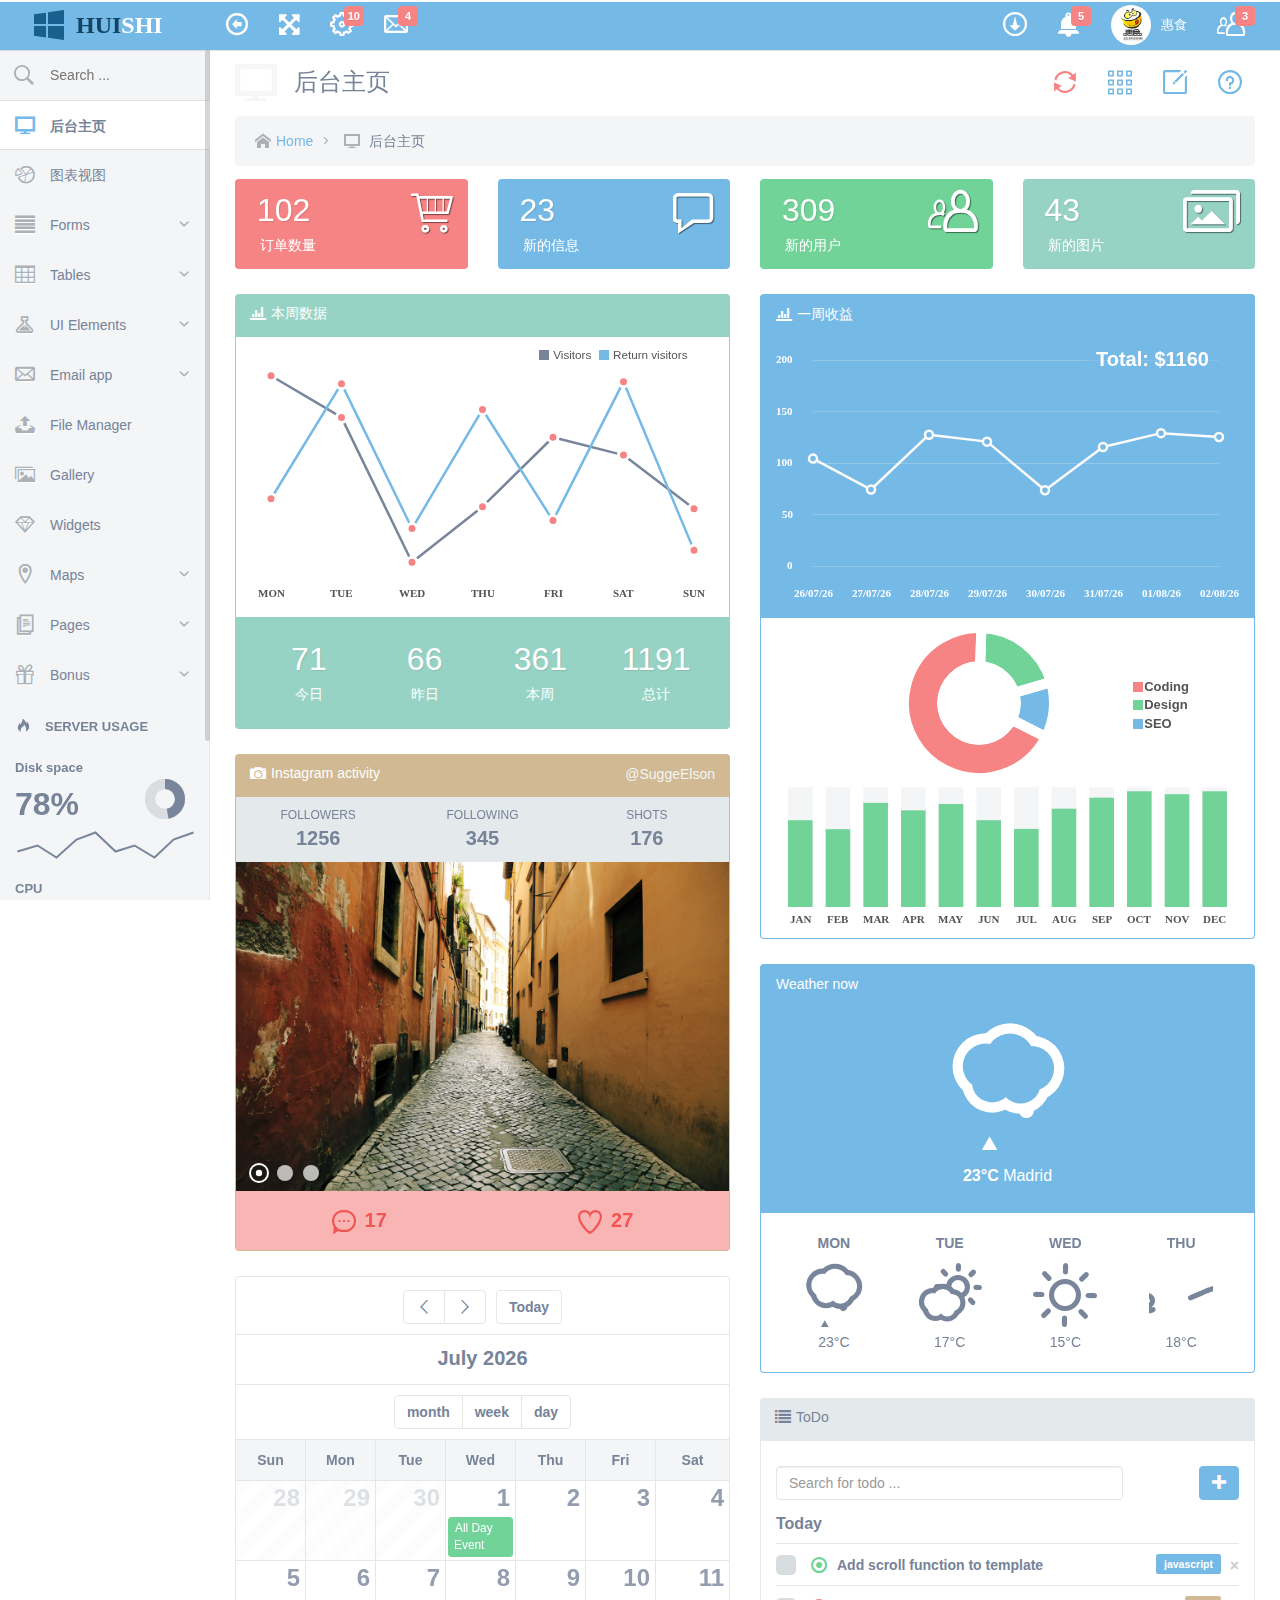
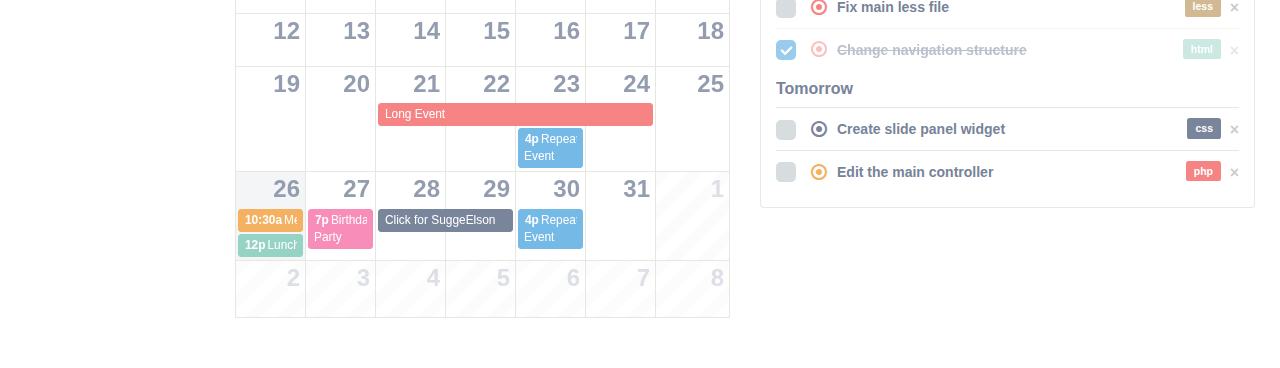
<file: target/classes/static/index.html>
<!DOCTYPE html>
<html lang="en">
    <head>
        <meta charset="utf-8">
        <title>商家后台</title>
        <!-- Mobile specific metas -->
        <meta name="viewport" content="width=device-width, initial-scale=1, maximum-scale=1">
        <!-- Force IE9 to render in normal mode -->
        <!--[if IE]><meta http-equiv="x-ua-compatible" content="IE=9" /><![endif]-->
        <meta name="author" content="SuggeElson" />
        <meta name="description" content=""
        />
        <meta name="keywords" content=""
        />
        <meta name="application-name" content="sprFlat admin template" />
        <!-- Import google fonts - Heading first/ text second -->
        <link rel='stylesheet' type='text/css' 
        <!--[if lt IE 9]>

<![endif]-->
        <!-- Css files -->
        <!-- Icons -->
        <link href="assets/css/icons.css" rel="stylesheet" />
        <!-- jQueryUI -->
        <link href="assets/css/sprflat-theme/jquery.ui.all.css" rel="stylesheet" />
        <!-- Bootstrap stylesheets (included template modifications) -->
        <link href="assets/css/bootstrap.css" rel="stylesheet" />
        <!-- Plugins stylesheets (all plugin custom css) -->
        <link href="assets/css/plugins.css" rel="stylesheet" />
        <!-- Main stylesheets (template main css file) -->
        <link href="assets/css/main.css" rel="stylesheet" />
        <!-- Custom stylesheets ( Put your own changes here ) -->
        <link href="assets/css/custom.css" rel="stylesheet" />
        <!-- Fav and touch icons -->
        <link rel="apple-touch-icon-precomposed" sizes="144x144" href="assets/img/ico/apple-touch-icon-144-precomposed.png">
        <link rel="apple-touch-icon-precomposed" sizes="114x114" href="assets/img/ico/apple-touch-icon-114-precomposed.png">
        <link rel="apple-touch-icon-precomposed" sizes="72x72" href="assets/img/ico/apple-touch-icon-72-precomposed.png">
        <link rel="apple-touch-icon-precomposed" href="assets/img/ico/apple-touch-icon-57-precomposed.png">
        <link rel="icon" href="assets/img/ico/favicon.ico" type="image/png">
        <!-- Windows8 touch icon ( http://www.buildmypinnedsite.com/ )-->
        <meta name="msapplication-TileColor" content="#3399cc" />
    </head>
    <body>
        <!-- Start #header -->
        <div id="header">
            <div class="container-fluid">
                <div class="navbar">
                    <div class="navbar-header">
                        <a class="navbar-brand" href="index.html">
                            <i class="im-windows8 text-logo-element animated bounceIn"></i><span class="text-logo">HUI</span><span class="text-slogan">SHI</span> 
                        </a>
                    </div>
                    <nav class="top-nav" role="navigation">
                        <ul class="nav navbar-nav pull-left">
                            <li id="toggle-sidebar-li">
                                <a href="#" id="toggle-sidebar"><i class="en-arrow-left2"></i>
                        </a>
                            </li>
                            <li>
                                <a href="#" class="full-screen"><i class="fa-fullscreen"></i></a>
                            </li>
                            <li class="dropdown">
                                <a href="#" data-toggle="dropdown"><i class="ec-cog"></i><span class="notification">10</span></a>
                                <ul class="dropdown-menu" role="menu">
                                    <li><a href="#"><i class="en-database"></i> Database <span class="notification">3</span></a>
                                    </li>
                                    <li><a href="#"><i class="st-cube"></i> Packages <span class="notification blue">17</span></a>
                                    </li>
                                    <li><a href="#"><i class="st-health"></i> Disconnects <span class="notification yellow">1</span></a>
                                    </li>
                                    <li><a href="#"><i class="im-images"></i> Images <span class="notification teal">320</span></a>
                                    </li>
                                    <li><a href="#"><i class="st-users"></i> Users <span class="notification orange">2k</span></a>
                                    </li>
                                    <li><a href="#"><i class="st-meter"></i> Traffic <span class="notification magenta">2tb</span></a>
                                    </li>
                                    <li><a href="#"><i class="im-coin"></i> Finances <span class="notification pink">+3k</span></a>
                                    </li>
                                    <li><a href="#"><i class="st-folder"></i> Directories <span class="notification green">17</span></a>
                                    </li>
                                    <li><a href="#"><i class="st-bag"></i> Orders <span class="notification purple">12</span></a>
                                    </li>
                                    <li><a href="#"><i class="ec-contract"></i> Contracts <span class="notification dark">7</span></a>
                                    </li>
                                </ul>
                            </li>
                            <li class="dropdown">
                                <a href="#" data-toggle="dropdown"><i class="ec-mail"></i><span class="notification">4</span></a>
                                <ul class="dropdown-menu email" role="menu">
                                    <li class="mail-head">
                                        <div class="clearfix">
                                            <div class="pull-left">
                                                <a href="email-inbox.html"><i class="ec-archive"></i></a>
                                            </div>
                                            <span>Inbox</span> 
                                            <div class="pull-right">
                                                <a href="email-inbox.html"><i class="st-pencil"></i></a>
                                            </div>
                                        </div>
                                    </li>
                                    <li class="search-email">
                                        <form>
                                            <input type="text" name="search" placeholder="Search for emails">
                                            <button type="submit"><i class="ec-search"></i>
                                            </button>
                                        </form>
                                    </li>
                                    <li class="mail-list clearfix">
                                        <a href="#">
                                            <img src="assets/img/avatars/128.jpg" class="mail-avatar pull-left" alt="avatar">
                                            <p class="name">
                                                <span class="status"><i class="en-dot"></i></span> Jason Rivera
                                                <span class="notification">2</span>
                                                <span class="time">12:30 am</span>
                                            </p>
                                            <p class="msg">
                                                I contact you regarding my account please can you set up my pass ...
                                            </p>
                                        </a>
                                    </li>
                                    <li class="mail-list clearfix">
                                        <a href="#">
                                            <img src="assets/img/avatars/129.jpg" class="mail-avatar pull-left" alt="avatar">
                                            <p class="name">
                                                <span class="status off"><i class="en-dot"></i></span> Steeve Mclark
                                                <span class="notification">6</span>
                                                <span class="time">10:26 am</span>
                                            </p>
                                            <p class="msg">
                                                Good job dude awesome work here, please add theese features ...
                                            </p>
                                        </a>
                                    </li>
                                    <li class="mail-list clearfix">
                                        <a href="#">
                                            <img src="assets/img/avatars/130.jpg" class="mail-avatar pull-left" alt="avatar">
                                            <p class="name">
                                                <span class="status off"><i class="en-dot"></i></span> Fellix Jones
                                                <span class="notification">1</span>
                                                <span class="time">7:15 am</span>
                                            </p>
                                            <p class="msg">
                                                I have some issues when try to reach my product page can you ...
                                            </p>
                                        </a>
                                    </li>
                                    <li class="mail-list clearfix">
                                        <a href="#">
                                            <img src="assets/img/avatars/131.jpg" class="mail-avatar pull-left" alt="avatar">
                                            <p class="name">
                                                <span class="status"><i class="en-dot"></i></span> Tina Dowsen
                                                <span class="notification">5</span>
                                                <span class="time">03:46 am</span>
                                            </p>
                                            <p class="msg">
                                                Hello Sugge, i want to apply for your referal program , please ...
                                            </p>
                                        </a>
                                    </li>
                                    <li class="mail-more">
                                        <a href="email-inbox.html">View all <i class="en-arrow-right7"></i></a>
                                    </li>
                                </ul>
                            </li>
                        </ul>
                        <ul class="nav navbar-nav pull-right">
                            <li>
                                <a href="#" id="toggle-header-area"><i class="ec-download"></i></a>
                            </li>
                            <li class="dropdown">
                                <a href="#" data-toggle="dropdown"><i class="br-alarm"></i> <span class="notification">5</span></a>
                                <ul class="dropdown-menu notification-menu right" role="menu">
                                    <li class="clearfix">
                                        <i class="ec-chat"></i> 
                                        <a href="#" class="notification-user"> Ric Jones </a> 
                                        <span class="notification-action"> replied to your </span> 
                                        <a href="#" class="notification-link"> comment</a>
                                    </li>
                                    <li class="clearfix">
                                        <i class="st-pencil"></i> 
                                        <a href="#" class="notification-user"> SuggeElson </a> 
                                        <span class="notification-action"> just write a </span> 
                                        <a href="#" class="notification-link"> post</a>
                                    </li>
                                    <li class="clearfix">
                                        <i class="ec-trashcan"></i> 
                                        <a href="#" class="notification-user"> SuperAdmin </a> 
                                        <span class="notification-action"> just remove </span> 
                                        <a href="#" class="notification-link"> 12 files</a>
                                    </li>
                                    <li class="clearfix">
                                        <i class="st-paperclip"></i> 
                                        <a href="#" class="notification-user"> C. Wiilde </a> 
                                        <span class="notification-action"> attach </span> 
                                        <a href="#" class="notification-link"> 3 files</a>
                                    </li>
                                    <li class="clearfix">
                                        <i class="st-support"></i> 
                                        <a href="#" class="notification-user"> John Simpson </a> 
                                        <span class="notification-action"> add support </span> 
                                        <a href="#" class="notification-link"> ticket</a>
                                    </li>
                                </ul>
                            </li>
                            <li class="dropdown">
                                <a href="#" data-toggle="dropdown">
                                   <!-- <img class="user-avatar" src="assets/img/avatars/48.jpg" alt="惠食">惠食</a> -->
                                    <img  class="user-avatar" style="width:40px; height:40px; border-radius:50%;" src="assets/img/huishi_logo.png" alt="惠食">惠食</a>
                                <ul class="dropdown-menu right" role="menu">
                                    <li><a href="profile.html"><i class="st-user"></i> Profile</a>
                                    </li>
                                    <li><a href="file.html"><i class="st-cloud"></i> Files</a>
                                    </li>
                                    <li><a href="#"><i class="st-settings"></i> Settings</a>
                                    </li>
                                    <li><a href="login.html"><i class="im-exit"></i> Logout</a>
                                    </li>
                                </ul>
                            </li>
                            <li id="toggle-right-sidebar-li"><a href="#" id="toggle-right-sidebar"><i class="ec-users"></i> <span class="notification">3</span></a>
                            </li>
                        </ul>
                    </nav>
                </div>
                <!-- Start #header-area -->
                <div id="header-area" class="fadeInDown">
                    <div class="header-area-inner">
                        <ul class="list-unstyled list-inline">
                            <li>
                                <div class="shortcut-button">
                                    <a href="#">
                                        <i class="im-pie"></i>
                                        <span>Earning Stats</span>
                                    </a>
                                </div>
                            </li>
                            <li>
                                <div class="shortcut-button">
                                    <a href="#">
                                        <i class="ec-images color-dark"></i>
                                        <span>Gallery</span>
                                    </a>
                                </div>
                            </li>
                            <li>
                                <div class="shortcut-button">
                                    <a href="#">
                                        <i class="en-light-bulb color-orange"></i>
                                        <span>Fresh ideas</span>
                                    </a>
                                </div>
                            </li>
                            <li>
                                <div class="shortcut-button">
                                    <a href="#">
                                        <i class="ec-link color-blue"></i>
                                        <span>Links</span>
                                    </a>
                                </div>
                            </li>
                            <li>
                                <div class="shortcut-button">
                                    <a href="#">
                                        <i class="ec-support color-red"></i>
                                        <span>Support</span>
                                    </a>
                                </div>
                            </li>
                            <li>
                                <div class="shortcut-button">
                                    <a href="#">
                                        <i class="st-lock color-teal"></i>
                                        <span>Lock area</span>
                                    </a>
                                </div>
                            </li>
                        </ul>
                    </div>
                </div>
                <!-- End #header-area -->
            </div>
            <!-- Start .header-inner -->
        </div>
        <!-- End #header -->
        <!-- Start #sidebar -->
        <div id="sidebar">
            <!-- Start .sidebar-inner -->
            <div class="sidebar-inner">
                <!-- Start #sideNav -->
                <ul id="sideNav" class="nav nav-pills nav-stacked">
                    <li class="top-search">
                        <form>
                            <input type="text" name="search" placeholder="Search ...">
                            <button type="submit"><i class="ec-search s20"></i>
                            </button>
                        </form>
                    </li>
                    <li><a href="index.html">后台主页 <i class="im-screen"></i></a>
                    </li>
                    <li><a href="charts.html">图表视图 <i class="st-chart"></i></a>
                    </li>
                    <li>
                        <a href="#"> Forms <i class="im-paragraph-justify"></i></a>
                        <ul class="nav sub">
                            <li><a href="forms.html"><i class="ec-pencil2"></i> Form Stuff</a>
                            </li>
                            <li><a href="form-validation.html"><i class="im-checkbox-checked"></i> Form Validation</a>
                            </li>
                            <li><a href="form-wizard.html"><i class="im-wand"></i> Form Wizard</a>
                            </li>
                            <li><a href="wysiwyg.html"><i class="fa-pencil"></i> WYSIWYG editor</a>
                            </li>
                        </ul>
                    </li>
                    <li><a href="#"> Tables <i class="im-table2"></i></a>
                        <ul class="nav sub">
                            <li><a href="tables.html"><i class="en-arrow-right7"></i> Static tables</a>
                            </li>
                            <li><a href="data-tables.html"><i class="en-arrow-right7"></i> Data tables</a>
                            </li>
                        </ul>
                    </li>
                    <li><a href="#"> UI Elements <i class="st-lab"></i></a>
                        <ul class="nav sub">
                            <li><a href="notifications.html"><i class="fa-bell"></i> Notifications</a>
                            </li>
                            <li><a href="panels.html"><i class="br-window"></i> Panels</a>
                            </li>
                            <li><a href="tiles.html"><i class="im-windows8"></i> Tiles</a>
                            </li>
                            <li><a href="elements.html"><i class="st-cube"></i> Elements</a>
                            </li>
                            <li><a href="icons.html"><i class="im-stack"></i> Icons</a>
                            </li>
                            <li><a href="buttons.html"><i class="im-play2"></i> Buttons</a>
                            </li>
                            <li><a href="calendar.html"><i class="im-calendar2"></i> Calendar</a>
                            </li>
                            <li><a href="grid.html"><i class="st-grid"></i> Grid</a>
                            </li>
                            <li><a href="typo.html"><i class="im-font"></i> Typography</a>
                            </li>
                            <li><a href="list.html"><i class="fa-list"></i> Lists</a>
                            </li>
                        </ul>
                    </li>
                    <li><a href="#"><i class="ec-mail"></i> Email app</a>
                        <ul class="nav sub">
                            <li><a href="email-inbox.html"><i class="ec-archive"></i> Inbox</a>
                            </li>
                            <li><a href="email-read.html"><i class="br-eye"></i> Read email</a>
                            </li>
                            <li><a href="email-write.html"><i class="ec-pencil2"></i> Write email</a>
                            </li>
                        </ul>
                    </li>
                    <li><a href="file.html"><i class="en-upload"></i> File Manager</a>
                    </li>
                    <li><a href="gallery.html"><i class="im-images"></i> Gallery</a>
                    </li>
                    <li><a href="widgets.html"><i class="st-diamond"></i> Widgets </a>
                    </li>
                    <li><a href="#"><i class="ec-location"></i> Maps</a>
                        <ul class="nav sub">
                            <li><a href="maps-google.html"><i class="im-map2"></i> Google maps</a>
                            </li>
                            <li><a href="maps-vector.html"><i class="en-location2"></i> Vector maps</a>
                            </li>
                        </ul>
                    </li>
                    <li><a href="#">Pages <i class="st-files"></i></a>
                        <ul class="nav sub">
                            <li><a href="invoice.html"><i class="st-file"></i> Invoice</a>
                            </li>
                            <li><a href="profile.html"><i class="ec-user"></i> Profile page</a>
                            </li>
                            <li><a href="search.html"><i class="ec-search"></i> Search page</a>
                            </li>
                            <li><a href="blank.html"><i class="im-file4"></i> Blank page</a>
                            </li>
                            <li><a href="login.html"><i class="ec-locked"></i> Login page</a>
                            </li>
                            <li><a href="lockscreen.html"><i class="ec-locked"></i> Lock screen</a>
                            </li>
                            <li>
                                <a href="#"><i class="st-files"></i> Error pages</a>
                                <ul class="nav sub">
                                    <li><a href="400.html"><i class="st-file-broken"></i> Error 400</a>
                                    </li>
                                    <li><a href="401.html"><i class="st-file-broken"></i> Error 401</a>
                                    </li>
                                    <li><a href="403.html"><i class="st-file-broken"></i> Error 403</a>
                                    </li>
                                    <li><a href="404.html"><i class="st-file-broken"></i> Error 404</a>
                                    </li>
                                    <li><a href="405.html"><i class="st-file-broken"></i> Error 405</a>
                                    </li>
                                    <li><a href="500.html"><i class="st-file-broken"></i> Error 500</a>
                                    </li>
                                    <li><a href="503.html"><i class="st-file-broken"></i> Error 503</a>
                                    </li>
                                    <li><a href="offline.html"><i class="st-window"></i> Offline</a>
                                    </li>
                                </ul>
                            </li>
                        </ul>
                    </li>
                    <li>
                        <a href="#">Bonus <i class="im-gift"></i></a>
                        <ul class="nav sub">
                            <li><a href="landing.html"><i class="im-airplane"></i> Landing page</a>
                            </li>
                        </ul>
                    </li>
                </ul>
                <!-- End #sideNav -->
                <!-- Start .sidebar-panel -->
                <div class="sidebar-panel">
                    <h4 class="sidebar-panel-title"><i class="im-fire"></i> Server usage</h4>
                    <div class="sidebar-panel-content">
                        <ul class="server-stats">
                            <li>
                                <span class="txt">Disk space</span>
                                <span class="percent">78</span>
                                <div id="usage-sparkline" class="sparkline">Loading...</div>
                                <div class="pie-chart" data-percent="78"></div>
                            </li>
                        </ul>
                        <ul class="server-stats">
                            <li>
                                <span class="txt">CPU</span>
                                <span class="percent">56</span>
                                <div id="cpu-sparkline" class="sparkline">Loading...</div>
                                <div class="pie-chart" data-percent="56"></div>
                            </li>
                        </ul>
                        <ul class="server-stats">
                            <li>
                                <span class="txt">Memory</span>
                                <span class="percent">14</span>
                                <div id="ram-sparkline" class="sparkline">Loading...</div>
                                <div class="pie-chart" data-percent="14"></div>
                            </li>
                        </ul>
                    </div>
                </div>
                <!-- End .sidebar-panel -->
            </div>
            <!-- End .sidebar-inner -->
        </div>
        <!-- End #sidebar -->
        <!-- Start #right-sidebar -->
        <div id="right-sidebar" class="hide-sidebar">
            <!-- Start .sidebar-inner -->
            <div class="sidebar-inner">
                <div class="sidebar-panel mt0">
                    <div class="sidebar-panel-content fullwidth pt0">
                        <div class="chat-user-list">
                            <form class="form-horizontal chat-search" role="form">
                                <div class="form-group">
                                    <input type="text" class="form-control" placeholder="Search for user...">
                                    <button type="submit"><i class="ec-search s16"></i>
                                    </button>
                                </div>
                                <!-- End .form-group  -->
                            </form>
                            <ul class="chat-ui bsAccordion">
                                <li>
                                    <a href="#">Favorites <span class="notification teal">4</span><i class="en-arrow-down5"></i></a>
                                    <ul class="in">
                                        <li>
                                            <a href="#" class="chat-name">
                                                <img class="chat-avatar" src="assets/img/avatars/49.jpg" alt="@chadengle">Chad Engle
                                                <span class="has-message"><i class="im-pencil"></i></span>
                                            </a>
                                            <span class="status online"><i class="en-dot"></i></span>
                                        </li>
                                        <li>
                                            <a href="#" class="chat-name">
                                                <img class="chat-avatar" src="assets/img/avatars/54.jpg" alt="@alagoon">Anthony Lagoon</a>
                                            <span class="status offline"><i class="en-dot"></i></span>
                                        </li>
                                        <li>
                                            <a href="#" class="chat-name">
                                                <img class="chat-avatar" src="assets/img/avatars/52.jpg" alt="@koridhandy">Kory Handy</a>
                                            <span class="status"><i class="en-dot"></i></span>
                                        </li>
                                        <li>
                                            <a href="#" class="chat-name">
                                                <img class="chat-avatar" src="assets/img/avatars/50.jpg" alt="@divya">Divia Manyan</a>
                                            <span class="status"><i class="en-dot"></i></span>
                                        </li>
                                    </ul>
                                </li>
                                <li>
                                    <a href="#">Online <span class="notification green">3</span><i class="en-arrow-down5"></i></a>
                                    <ul class="in">
                                        <li>
                                            <a href="#" class="chat-name">
                                                <img class="chat-avatar" src="assets/img/avatars/51.jpg" alt="@kolage">Eric Hofman</a>
                                            <span class="status online"><i class="en-dot"></i></span>
                                        </li>
                                        <li>
                                            <a href="#" class="chat-name">
                                                <img class="chat-avatar" src="assets/img/avatars/55.jpg" alt="@mikebeecham">Mike Beecham</a>
                                            <span class="status online"><i class="en-dot"></i></span>
                                        </li>
                                        <li>
                                            <a href="#" class="chat-name">
                                                <img class="chat-avatar" src="assets/img/avatars/53.jpg" alt="@derekebradley">Darek Bradly</a>
                                            <span class="status online"><i class="en-dot"></i></span>
                                        </li>
                                    </ul>
                                </li>
                                <li>
                                    <a href="#">Offline <span class="notification red">5</span><i class="en-arrow-down5"></i></a>
                                    <ul>
                                        <li>
                                            <a href="#" class="chat-name">
                                                <img class="chat-avatar" src="assets/img/avatars/56.jpg" alt="@laurengray">Lauren Grey</a>
                                            <span class="status offline"><i class="en-dot"></i></span>
                                        </li>
                                        <li>
                                            <a href="#" class="chat-name">
                                                <img class="chat-avatar" src="assets/img/avatars/49.jpg" alt="@chadengle">Chad Engle</a>
                                            <span class="status offline"><i class="en-dot"></i></span>
                                        </li>
                                        <li>
                                            <a href="#" class="chat-name">
                                                <img class="chat-avatar" src="assets/img/avatars/58.jpg" alt="@frankiefreesbie">Frankie Freesibie</a>
                                            <span class="status offline"><i class="en-dot"></i></span>
                                        </li>
                                        <li>
                                            <a href="#" class="chat-name">
                                                <img class="chat-avatar" src="assets/img/avatars/57.jpg" alt="@joannefournier">Joane Fornier</a>
                                            <span class="status offline"><i class="en-dot"></i></span>
                                        </li>
                                        <li>
                                            <a href="#" class="chat-name">
                                                <img class="chat-avatar" src="assets/img/avatars/59.jpg" alt="@aiiaiiaii">Alia Alien</a>
                                            <span class="status offline"><i class="en-dot"></i></span>
                                        </li>
                                    </ul>
                                </li>
                            </ul>
                        </div>
                        <div class="chat-box">
                            <h5>Chad Engle</h5>
                            <a id="close-user-chat" href="#" class="btn btn-xs btn-primary"><i class="en-arrow-left4"></i></a>
                            <ul class="chat-ui chat-messages">
                                <li class="chat-user">
                                    <p class="avatar">
                                        <img src="assets/img/avatars/49.jpg" alt="@chadengle">
                                    </p>
                                    <p class="chat-name">Chad Engle <span class="chat-time">15 seconds ago</span>
                                    </p>
                                    <span class="status online"><i class="en-dot"></i></span>
                                    <p class="chat-txt">Hello Sugge check out the last order.</p>
                                </li>
                                <li class="chat-me">
                                    <p class="avatar">
                                        <img src="assets/img/avatars/48.jpg" alt="SuggeElson">
                                    </p>
                                    <p class="chat-name">SuggeElson <span class="chat-time">10 seconds ago</span>
                                    </p>
                                    <span class="status online"><i class="en-dot"></i></span>
                                    <p class="chat-txt">Ok i will check it out.</p>
                                </li>
                                <li class="chat-user">
                                    <p class="avatar">
                                        <img src="assets/img/avatars/49.jpg" alt="@chadengle">
                                    </p>
                                    <p class="chat-name">Chad Engle <span class="chat-time">now</span>
                                    </p>
                                    <span class="status online"><i class="en-dot"></i></span>
                                    <p class="chat-txt">Thank you, have a nice day</p>
                                </li>
                            </ul>
                            <div class="chat-write">
                                <form action="#" class="form-horizontal" role="form">
                                    <div class="form-group">
                                        <textarea name="sendmsg" id="sendMsg" class="form-control elastic" rows="1"></textarea>
                                        <a role="button" class="btn" id="attach_photo_btn">
                                            <i class="fa-picture s20"></i> 
                                        </a>
                                        <input type="file" name="attach_photo" id="attach_photo">
                                    </div>
                                    <!-- End .form-group  -->
                                </form>
                            </div>
                        </div>
                    </div>
                </div>
            </div>
            <!-- End .sidebar-inner -->
        </div>
        <!-- End #right-sidebar -->
        <!-- Start #content -->
        <div id="content">
            <!-- Start .content-wrapper -->
            <div class="content-wrapper">
                <div class="row">
                    <!-- Start .row -->
                    <!-- Start .page-header -->
                    <div class="col-lg-12 heading">
                        <h1 class="page-header"><i class="im-screen"></i> 后台主页</h1>
                        <!-- Start .bredcrumb -->
                        <ul id="crumb" class="breadcrumb">
                        </ul>
                        <!-- End .breadcrumb -->
                        <!-- Start .option-buttons -->
                        <div class="option-buttons">
                            <div class="btn-toolbar" role="toolbar">
                                <div class="btn-group">
                                    <a id="clear-localstorage" class="btn tip" title="Reset panels position">
                                        <i class="ec-refresh color-red s24"></i>
                                    </a>
                                </div>
                                <div class="btn-group dropdown">
                                    <a class="btn dropdown-toggle" data-toggle="dropdown" id="dropdownMenu1"><i class="br-grid s24"></i></a>
                                    <div class="dropdown-menu pull-right" role="menu" aria-labelledby="dropdownMenu1">
                                        <div class="option-dropdown">
                                            <div class="shortcut-button">
                                                <a href="#">
                                                    <i class="im-pie"></i>
                                                    <span>Earning Stats</span>
                                                </a>
                                            </div>
                                            <div class="shortcut-button">
                                                <a href="#">
                                                    <i class="ec-images color-dark"></i>
                                                    <span>Gallery</span>
                                                </a>
                                            </div>
                                            <div class="shortcut-button">
                                                <a href="#">
                                                    <i class="en-light-bulb color-orange"></i>
                                                    <span>Fresh ideas</span>
                                                </a>
                                            </div>
                                            <div class="shortcut-button">
                                                <a href="#">
                                                    <i class="ec-link color-blue"></i>
                                                    <span>Links</span>
                                                </a>
                                            </div>
                                            <div class="shortcut-button">
                                                <a href="#">
                                                    <i class="ec-support color-red"></i>
                                                    <span>Support</span>
                                                </a>
                                            </div>
                                            <div class="shortcut-button">
                                                <a href="#">
                                                    <i class="st-lock color-teal"></i>
                                                    <span>Lock area</span>
                                                </a>
                                            </div>
                                        </div>
                                    </div>
                                </div>
                                <div class="btn-group dropdown">
                                    <a class="btn dropdown-toggle" data-toggle="dropdown" id="dropdownMenu2"><i class="ec-pencil s24"></i></a> 
                                    <div class="dropdown-menu pull-right" role="menu" aria-labelledby="dropdownMenu2">
                                        <div class="option-dropdown">
                                            <div class="row">
                                                <p class="col-lg-12">Quick post</p>
                                                <form class="form-horizontal" role="form">
                                                    <div class="form-group">
                                                        <div class="col-lg-12">
                                                            <input type="text" class="form-control" placeholder="Enter title">
                                                        </div>
                                                    </div>
                                                    <!-- End .form-group  -->
                                                    <div class="form-group">
                                                        <div class="col-lg-12">
                                                            <textarea class="form-control wysiwyg" placeholder="Enter text"></textarea>
                                                        </div>
                                                    </div>
                                                    <!-- End .form-group  -->
                                                    <div class="form-group">
                                                        <div class="col-lg-12">
                                                            <input type="text" class="form-control tags1" placeholder="Enter tags">
                                                        </div>
                                                    </div>
                                                    <!-- End .form-group  -->
                                                    <div class="form-group">
                                                        <div class="col-lg-12">
                                                            <button class="btn btn-default btn-xs">Save Draft</button>
                                                            <button class="btn btn-success btn-xs pull-right">Publish</button>
                                                        </div>
                                                    </div>
                                                    <!-- End .form-group  -->
                                                </form>
                                            </div>
                                        </div>
                                    </div>
                                </div>
                                <div class="btn-group">
                                    <a class="btn dropdown-toggle" data-toggle="dropdown" id="dropdownMenu3"><i class="ec-help s24"></i></a>
                                    <div class="dropdown-menu pull-right" role="menu" aria-labelledby="dropdownMenu3">
                                        <div class="option-dropdown">
                                            <p>First time visitor ? <a href="#" id="app-tour" class="btn btn-success ml15">Take app tour</a> 
                                            </p>
                                            <hr>
                                            <p>Or check the <a href="#" class="btn btn-danger ml15">FAQ</a>
                                            </p>
                                        </div>
                                    </div>
                                </div>
                            </div>
                        </div>
                        <!-- End .option-buttons -->
                    </div>
                    <!-- End .page-header -->
                </div>
                <!-- End .row -->
                <div class="outlet">
                    <!-- Start .outlet -->
                    <!-- Page start here ( usual with .row ) -->
                    <div class="row">
                        <!-- Start .row -->
                        <div class="col-lg-3 col-md-3 col-sm-6 col-xs-12">
                            <div class="carousel-tile carousel vertical slide">
                                <div class="carousel-inner">
                                    <div class="item active">
                                        <div class="tile red">
                                            <div class="tile-icon">
                                                <i class="br-cart s64"></i>
                                            </div>
                                            <div class="tile-content">
                                                <div class="number">107</div>
                                                <h3>订单数量</h3>
                                            </div>
                                        </div>
                                    </div>
                                    <div class="item">
                                        <div class="tile orange">
                                            <!-- tile start here -->
                                            <div class="tile-icon">
                                                <i class="ec-cog s64"></i>
                                            </div>
                                            <div class="tile-content">
                                                <div class="number">5</div>
                                                <h3>设置</h3>
                                            </div>
                                        </div>
                                    </div>
                                </div>
                            </div>
                            <!-- End Carousel -->
                        </div>
                        <div class="col-lg-3 col-md-3 col-sm-6 col-xs-12">
                            <div class="carousel-tile carousel slide">
                                <div class="carousel-inner">
                                    <div class="item active">
                                        <div class="tile blue">
                                            <div class="tile-icon">
                                                <i class="st-chat s64"></i>
                                            </div>
                                            <div class="tile-content">
                                                <div class="number">24</div>
                                                <h3>新的信息</h3>
                                            </div>
                                        </div>
                                    </div>
                                    <div class="item">
                                        <div class="tile brown">
                                            <!-- tile start here -->
                                            <div class="tile-icon">
                                                <i class="ec-mail s64"></i>
                                            </div>
                                            <div class="tile-content">
                                                <div class="number">17</div>
                                                <h3>新的邮件</h3>
                                            </div>
                                        </div>
                                    </div>
                                </div>
                            </div>
                            <!-- End Carousel -->
                        </div>
                        <div class="col-lg-3 col-md-3 col-sm-6 col-xs-12">
                            <div class="carousel-tile carousel vertical slide">
                                <div class="carousel-inner">
                                    <div class="item active">
                                        <div class="tile green">
                                            <div class="tile-icon">
                                                <i class="ec-users s64"></i>
                                            </div>
                                            <div class="tile-content">
                                                <div class="number">325</div>
                                                <h3>新的用户</h3>
                                            </div>
                                        </div>
                                    </div>
                                    <div class="item">
                                        <div class="tile purple">
                                            <!-- tile start here -->
                                            <div class="tile-icon">
                                                <i class="ec-search s64"></i>
                                            </div>
                                            <div class="tile-content">
                                                <div class="number">2540</div>
                                                <h3>Searches</h3>
                                            </div>
                                        </div>
                                    </div>
                                </div>
                            </div>
                            <!-- End Carousel -->
                        </div>
                        <div class="col-lg-3 col-md-3 col-sm-6 col-xs-12">
                            <div class="carousel-tile carousel slide">
                                <div class="carousel-inner">
                                    <div class="item active">
                                        <div class="tile teal">
                                            <!-- tile start here -->
                                            <div class="tile-icon">
                                                <i class="ec-images s64"></i>
                                            </div>
                                            <div class="tile-content">
                                                <div class="number">45</div>
                                                <h3>新的图片</h3>
                                            </div>
                                        </div>
                                    </div>
                                    <div class="item">
                                        <div class="tile magenta">
                                            <!-- tile start here -->
                                            <div class="tile-icon">
                                                <i class="ec-share s64"></i>
                                            </div>
                                            <div class="tile-content">
                                                <div class="number">3548</div>
                                                <h3>Posts shared</h3>
                                            </div>
                                        </div>
                                    </div>
                                </div>
                            </div>
                            <!-- End Carousel -->
                        </div>
                    </div>
                    <!-- End .row -->
                    <div class="row">
                        <!-- Start .row -->
                        <div class="col-lg-6 col-md-6 sortable-layout">
                            <!-- Start col-lg-6 -->
                            <div class="panel panel-teal toggle panelMove panelClose panelRefresh">
                                <!-- Start .panel -->
                                <div class="panel-heading">
                                    <h4 class="panel-title"><i class="im-bars"></i> 本周数据</h4>
                                </div>
                                <div class="panel-body">
                                    <div id="stats-pageviews" style="width: 100%; height:250px;"></div>
                                </div>
                                <div class="panel-footer teal-bg">
                                    <div class="col-lg-3 col-md-3 col-sm-6 col-xs-12">
                                        <div class="tile teal m0">
                                            <div class="tile-content text-center pl0 pr0">
                                                <div id="countToday" class="number">75</div>
                                                <h3>今日</h3>
                                            </div>
                                        </div>
                                    </div>
                                    <div class="col-lg-3 col-md-3 col-sm-6 col-xs-12">
                                        <div class="tile teal m0">
                                            <div class="tile-content text-center pl0 pr0">
                                                <div id="countYesterday" class="number">69</div>
                                                <h3>昨日</h3>
                                            </div>
                                        </div>
                                    </div>
                                    <div class="col-lg-3 col-md-3 col-sm-6 col-xs-12">
                                        <div class="tile teal m0">
                                            <div class="tile-content text-center pl0 pr0">
                                                <div id="countWeek" class="number">380</div>
                                                <h3>本周</h3>
                                            </div>
                                        </div>
                                    </div>
                                    <div class="col-lg-3 col-md-3 col-sm-6 col-xs-12">
                                        <div class="tile teal m0">
                                            <div class="tile-content text-center pl0 pr0">
                                                <div id="countTotal" class="number">1254</div>
                                                <h3>总计</h3>
                                            </div>
                                        </div>
                                    </div>
                                </div>
                            </div>
                            <!-- End .panel -->
                            <div class="panel panel-brown panelMove">
                                <!-- Start .panel -->
                                <div class="panel-heading">
                                    <h4 class="panel-title"><i class="st-camera"></i> Instagram activity</h4>
                                    <div class="pull-right mt10">
                                        <a href="#" class="color-grayspr">@SuggeElson</a> 
                                    </div>
                                </div>
                                <div class="panel-body p0">
                                    <div class="instagram-widget">
                                        <div class="instagram-widget-header gray-bg">
                                            <div class="col-lg-4 col-md-4 col-xs-4 text-center">
                                                <!-- col-lg-4 start here -->
                                                <a href="#">
                                                    <p class="instagram-widget-text">Followers</p>
                                                    <strong class="instagram-widget-number">1256</strong> 
                                                </a>
                                            </div>
                                            <!-- col-lg-4 end here -->
                                            <div class="col-lg-4 col-md-4 col-xs-4 text-center">
                                                <!-- col-lg-4 start here -->
                                                <a href="#">
                                                    <p class="instagram-widget-text">Following</p>
                                                    <strong class="instagram-widget-number">345</strong> 
                                                </a>
                                            </div>
                                            <!-- col-lg-4 end here -->
                                            <div class="col-lg-4 col-md-4 col-xs-4 text-center">
                                                <!-- col-lg-4 start here -->
                                                <a href="#">
                                                    <p class="instagram-widget-text">Shots</p>
                                                    <strong class="instagram-widget-number">176</strong> 
                                                </a>
                                            </div>
                                            <!-- col-lg-4 end here -->
                                        </div>
                                        <div class="instagram-widget-image">
                                            <div id="instagram-widget" class="carousel slide">
                                                <!-- Indicators -->
                                                <ol class="carousel-indicators dotstyle">
                                                    <li data-target="#instagram-widget" data-slide-to="0" class="active"><a href="#">Image 1</a>
                                                    </li>
                                                    <li data-target="#instagram-widget" data-slide-to="1"><a href="#">Image 2</a>
                                                    </li>
                                                    <li data-target="#instagram-widget" data-slide-to="2"><a href="#">Image 3</a>
                                                    </li>
                                                </ol>
                                                <div class="carousel-inner">
                                                    <figure class="item active">
                                                        <img class="img-responsive" src="assets/img/instagram/instagram.jpg" alt="image">
                                                    </figure>
                                                    <figure class="item">
                                                        <img class="img-responsive" src="assets/img/instagram/instagram2.jpg" alt="image">
                                                    </figure>
                                                    <figure class="item">
                                                        <img class="img-responsive" src="assets/img/instagram/instagram3.jpg" alt="image">
                                                    </figure>
                                                </div>
                                            </div>
                                            <!-- End Carousel -->
                                        </div>
                                        <div class="instagram-widget-footer">
                                            <div class="col-lg-6 col-md-6 col-xs-6 text-center">
                                                <!-- col-lg-6 start here -->
                                                <p>
                                                    <a href="#">
                                                        <i class="ec-chat mr5"></i> 
                                                        <strong class="instagram-widget-number">17</strong>
                                                    </a>
                                                </p>
                                            </div>
                                            <!-- col-lg-6 end here -->
                                            <div class="col-lg-6 col-md-6 col-xs-6 text-center">
                                                <!-- col-lg-6 start here -->
                                                <p>
                                                    <a href="#">
                                                        <i class="ec-heart mr5"></i> 
                                                        <strong class="instagram-widget-number">27</strong> 
                                                    </a>
                                                </p>
                                            </div>
                                            <!-- col-lg-6 end here -->
                                        </div>
                                    </div>
                                </div>
                            </div>
                            <!-- End .panel -->
                            <div class="panel panel-default panelMove plain">
                                <!-- Start .panel -->
                                <div class="panel-heading white-bg"></div>
                                <div class="panel-body p0">
                                    <div id="calendar"></div>
                                </div>
                            </div>
                            <!-- End .panel -->
                        </div>
                        <!-- End col-lg-6 -->
                        <div class="col-lg-6 col-md-6 sortable-layout">
                            <!-- Start col-lg-6 -->
                            <div class="panel panel-primary plain toggle panelMove panelClose panelRefresh">
                                <!-- Start .panel -->
                                <div class="panel-heading">
                                    <h4 class="panel-title"><i class="im-bars"></i> 一周收益</h4>
                                </div>
                                <div class="panel-body blue-bg">
                                    <div id="stats-earnings" style="width: 100%; height:250px;"></div>
                                </div>
                                <div class="panel-footer white-bg">
                                    <div id="stats-category-earnings" class="col-lg-6 col-md-12" style="height:150px;">
                                    </div>
                                    <div id="stats-earnings-bars" class="col-lg-6 col-md-12" style="height:150px;">
                                    </div>
                                </div>
                            </div>
                            <!-- End .panel -->
                            <div class="weather-widget panel panel-primary plain toggle panelMove panelClose panelRefresh">
                                <!-- Start .panel -->
                                <div class="panel-heading">
                                    <h4 class="panel-title">Weather now</h4>
                                </div>
                                <div class="panel-body blue-bg text-center">
                                    <canvas id="weather-now" width="128" height="128"></canvas>
                                    <p class="weather-location"><strong>23&deg;C</strong> Madrid</p>
                                </div>
                                <div class="panel-footer white-bg text-center">
                                    <div class="col-lg-3 col-md-3 col-sm-3 col-xs-6">
                                        <!-- col-lg-3 start here -->
                                        <p class="weather-day">MON</p>
                                        <canvas id="forecast-now" width="64" height="64"></canvas>
                                        <p class="weather-degree">23&deg;C</p>
                                    </div>
                                    <!-- col-lg-3 end here -->
                                    <div class="col-lg-3 col-md-3 col-sm-3 col-xs-6">
                                        <!-- col-lg-3 start here -->
                                        <p class="weather-day">TUE</p>
                                        <canvas id="forecast-day1" width="64" height="64"></canvas>
                                        <p class="weather-degree">17&deg;C</p>
                                    </div>
                                    <!-- col-lg-3 end here -->
                                    <div class="col-lg-3 col-md-3 col-sm-3 col-xs-6">
                                        <!-- col-lg-3 start here -->
                                        <p class="weather-day">WED</p>
                                        <canvas id="forecast-day2" width="64" height="64"></canvas>
                                        <p class="weather-degree">15&deg;C</p>
                                    </div>
                                    <!-- col-lg-3 end here -->
                                    <div class="col-lg-3 col-md-3 col-sm-3 col-xs-6">
                                        <!-- col-lg-3 start here -->
                                        <p class="weather-day">THU</p>
                                        <canvas id="forecast-day3" width="64" height="64"></canvas>
                                        <p class="weather-degree">18&deg;C</p>
                                    </div>
                                    <!-- col-lg-3 end here -->
                                </div>
                            </div>
                            <!-- End .panel -->
                            <div class="panel panel-default toggle panelMove panelClose panelRefresh">
                                <!-- Start .panel -->
                                <div class="panel-heading">
                                    <h4 class="panel-title"><i class="fa-list"></i> ToDo</h4>
                                </div>
                                <div class="panel-body">
                                    <div class="todo-widget">
                                        <div class="todo-header">
                                            <div class="todo-search">
                                                <form>
                                                    <input type="text" class="form-control" name="search" placeholder="Search for todo ...">
                                                </form>
                                            </div>
                                            <div class="todo-add">
                                                <a href="#" class="btn btn-primary tip" title="Add new todo"><i class="im-plus"></i></a>
                                            </div>
                                        </div>
                                        <h4 class="todo-period">Today</h4>
                                        <ul class="todo-list" id="today">
                                            <li class="todo-task-item">
                                                <label class="checkbox">
                                                    <input type="checkbox">
                                                </label>
                                                <div class="todo-priority normal tip" title="Normal priority">
                                                    <i class="im-radio-checked"></i>
                                                </div>
                                                <span class="todo-category label label-primary"> javascript </span>
                                                <div class="todo-task-text">Add scroll function to template</div>
                                                <button type="button" class="close todo-close">&times;</button>
                                            </li>
                                            <li class="todo-task-item">
                                                <label class="checkbox">
                                                    <input type="checkbox">
                                                </label>
                                                <div class="todo-priority high tip" title="High priority">
                                                    <i class="im-radio-checked"></i>
                                                </div>
                                                <span class="todo-category label label-brown"> less </span>
                                                <div class="todo-task-text">Fix main less file</div>
                                                <button type="button" class="close todo-close">&times;</button>
                                            </li>
                                            <li class="todo-task-item task-done">
                                                <label class="checkbox">
                                                    <input type="checkbox" checked>
                                                </label>
                                                <div class="todo-priority high tip" title="High priority">
                                                    <i class="im-radio-checked"></i>
                                                </div>
                                                <span class="todo-category label label-info"> html </span>
                                                <div class="todo-task-text">Change navigation structure</div>
                                                <button type="button" class="close todo-close">&times;</button>
                                            </li>
                                        </ul>
                                        <h4 class="todo-period">Tomorrow</h4>
                                        <ul class="todo-list" id="tomorrow">
                                            <li class="todo-task-item">
                                                <label class="checkbox">
                                                    <input type="checkbox">
                                                </label>
                                                <div class="todo-priority tip" title="Low priority">
                                                    <i class="im-radio-checked"></i>
                                                </div>
                                                <span class="todo-category label label-dark"> css </span>
                                                <div class="todo-task-text">Create slide panel widget</div>
                                                <button type="button" class="close todo-close">&times;</button>
                                            </li>
                                            <li class="todo-task-item">
                                                <label class="checkbox">
                                                    <input type="checkbox">
                                                </label>
                                                <div class="todo-priority medium tip" title="Medium priority">
                                                    <i class="im-radio-checked"></i>
                                                </div>
                                                <span class="todo-category label label-danger"> php </span>
                                                <div class="todo-task-text">Edit the main controller</div>
                                                <button type="button" class="close todo-close">&times;</button>
                                            </li>
                                        </ul>
                                    </div>
                                </div>
                            </div>
                            <!-- End .panel -->
                        </div>
                        <!-- End col-lg-6 -->
                    </div>
                    <!-- End .row -->
                    <!-- Page End here -->
                </div>
                <!-- End .outlet -->
            </div>
            <!-- End .content-wrapper -->
            <div class="clearfix"></div>
        </div>
        <!-- End #content -->
        <!-- Javascripts -->
        <!-- Load pace first -->
        <script src="assets/plugins/core/pace/pace.min.js"></script>
        <!-- Important javascript libs(put in all pages) -->
        <script src="assets/js/jquery-1.8.3.min.js"></script>
        <script>
        window.jQuery || document.write('<script src="assets/js/libs/jquery-2.1.1.min.js">\x3C/script>')
        </script>
        <script src="assets/js/jquery-ui.js"></script>
        <script>
        window.jQuery || document.write('<script src="assets/js/libs/jquery-ui-1.10.4.min.js">\x3C/script>')
        </script>
        <!--[if lt IE 9]>
  <script type="text/javascript" src="assets/js/libs/excanvas.min.js"></script>
  <script type="text/javascript" src="http://html5shim.googlecode.com/svn/trunk/html5.js"></script>
  <script type="text/javascript" src="assets/js/libs/respond.min.js"></script>
<![endif]-->
        <!-- Bootstrap plugins -->
        <script src="assets/js/bootstrap/bootstrap.js"></script>
        <!-- Core plugins ( not remove ever) -->
        <!-- Handle responsive view functions -->
        <script src="assets/js/jRespond.min.js"></script>
        <!-- Custom scroll for sidebars,tables and etc. -->
        <script src="assets/plugins/core/slimscroll/jquery.slimscroll.min.js"></script>
        <script src="assets/plugins/core/slimscroll/jquery.slimscroll.horizontal.min.js"></script>
        <!-- Resize text area in most pages -->
        <script src="assets/plugins/forms/autosize/jquery.autosize.js"></script>
        <!-- Proivde quick search for many widgets -->
        <script src="assets/plugins/core/quicksearch/jquery.quicksearch.js"></script>
        <!-- Bootbox confirm dialog for reset postion on panels -->
        <script src="assets/plugins/ui/bootbox/bootbox.js"></script>
        <!-- Other plugins ( load only nessesary plugins for every page) -->
        <script src="assets/plugins/charts/flot/jquery.flot.js"></script>
        <script src="assets/plugins/charts/flot/jquery.flot.pie.js"></script>
        <script src="assets/plugins/charts/flot/jquery.flot.resize.js"></script>
        <script src="assets/plugins/charts/flot/jquery.flot.time.js"></script>
        <script src="assets/plugins/charts/flot/jquery.flot.growraf.js"></script>
        <script src="assets/plugins/charts/flot/jquery.flot.categories.js"></script>
        <script src="assets/plugins/charts/flot/jquery.flot.stack.js"></script>
        <script src="assets/plugins/charts/flot/jquery.flot.tooltip.min.js"></script>
        <script src="assets/plugins/charts/flot/date.js"></script>
        <script src="assets/plugins/charts/sparklines/jquery.sparkline.js"></script>
        <script src="assets/plugins/charts/pie-chart/jquery.easy-pie-chart.js"></script>
        <script src="assets/plugins/forms/icheck/jquery.icheck.js"></script>
        <script src="assets/plugins/forms/tags/jquery.tagsinput.min.js"></script>
        <script src="assets/plugins/forms/tinymce/tinymce.min.js"></script>
        <script src="assets/plugins/misc/highlight/highlight.pack.js"></script>
        <script src="assets/plugins/misc/countTo/jquery.countTo.js"></script>
        <script src="assets/plugins/ui/weather/skyicons.js"></script>
        <script src="assets/plugins/ui/notify/jquery.gritter.js"></script>
        <script src="assets/plugins/ui/calendar/fullcalendar.js"></script>
        <script src="assets/js/jquery.sprFlat.js"></script>
        <script src="assets/js/app.js"></script>
        <script src="assets/js/pages/dashboard.js"></script>
    </body>
</html>
</file>
<file: target/classes/static/assets/css/icons.css>
/* ==========================================================================
Icon packs
========================================================================== */
@font-face {
  font-family: 'icomoon';
  src:url('../fonts/icomoon.eot');
  src:url('../fonts/icomoon.eot?#iefix') format('embedded-opentype'),
    url('../fonts/icomoon.ttf') format('truetype'),
    url('../fonts/icomoon.woff') format('woff'),
    url('../fonts/icomoon.svg#icomoon') format('svg');
  font-weight: normal;
  font-style: normal;
}

@font-face {
  font-family: 'brocolidry';
  src:url('../fonts/brocolidry.eot');
  src:url('../fonts/brocolidry.eot?#iefix') format('embedded-opentype'),
    url('../fonts/brocolidry.ttf') format('truetype'),
    url('../fonts/brocolidry.woff') format('woff'),
    url('../fonts/brocolidry.svg#brocolidry') format('svg');
  font-weight: normal;
  font-style: normal;
}

@font-face {
  font-family: 'ecoico';
  src:url('../fonts/ecoico.eot');
  src:url('../fonts/ecoico.eot?#iefix') format('embedded-opentype'),
    url('../fonts/ecoico.ttf') format('truetype'),
    url('../fonts/ecoico.woff') format('woff'),
    url('../fonts/ecoico.svg#ecoico') format('svg');
  font-weight: normal;
  font-style: normal;
}

@font-face {
  font-family: 'steadysets';
  src:url('../fonts/steadysets.eot');
  src:url('../fonts/steadysets.eot?#iefix') format('embedded-opentype'),
    url('../fonts/steadysets.ttf') format('truetype'),
    url('../fonts/steadysets.woff') format('woff'),
    url('../fonts/steadysets.svg#steadysets') format('svg');
  font-weight: normal;
  font-style: normal;
}

@font-face {
  font-family: 'meteo';
  src:url('../fonts/meteo.eot');
  src:url('../fonts/meteo.eot?#iefix') format('embedded-opentype'),
    url('../fonts/meteo.ttf') format('truetype'),
    url('../fonts/meteo.woff') format('woff'),
    url('../fonts/meteo.svg#meteo') format('svg');
  font-weight: normal;
  font-style: normal;
}

@font-face {
  font-family: 'entypo';
  src:url('../fonts/entypo.eot');
  src:url('../fonts/entypo.eot?#iefix') format('embedded-opentype'),
    url('../fonts/entypo.ttf') format('truetype'),
    url('../fonts/entypo.woff') format('woff'),
    url('../fonts/entypo.svg#entypo') format('svg');
  font-weight: normal;
  font-style: normal;
}

@font-face {
  font-family: 'fontawesome';
  src:url('../fonts/fontawesome.eot');
  src:url('../fonts/fontawesome.eot?#iefix') format('embedded-opentype'),
    url('../fonts/fontawesome.ttf') format('truetype'),
    url('../fonts/fontawesome.woff') format('woff'),
    url('../fonts/fontawesome.svg#fontawesome') format('svg');
  font-weight: normal;
  font-style: normal;
}

/* ------------------ Icon preview ( remove it in production sever )--------------------*/
.icon-page i {font-size: 20px; margin-bottom: 10px;}
.icon-page .row {margin-left: 0;margin-right: 0;}

/* ------------------ Target all icons --------------------*/
[class^="im-"], 
[class^="br-"], 
[class^="ec-"], 
[class^="st-"], 
[class^="me-"],
[class^="en-"],
[class^="fa-"] {
  display: inline-block;
  vertical-align: middle;
  margin-top: -1px;
}


/* ------------------ Ico moon --------------------*/
[class^="im-"] {
  font-family: 'icomoon';
  speak: none;
  font-style: normal;
  font-weight: normal;
  font-variant: normal;
  text-transform: none;
  line-height: 1;
  -webkit-font-smoothing: antialiased;
  -moz-osx-font-smoothing: grayscale;
}
.im-home:before {
  content: "\e600";
}
.im-home2:before {
  content: "\e601";
}
.im-home3:before {
  content: "\e602";
}
.im-office:before {
  content: "\e603";
}
.im-newspaper:before {
  content: "\e604";
}
.im-pencil:before {
  content: "\e605";
}
.im-pencil2:before {
  content: "\e606";
}
.im-quill:before {
  content: "\e607";
}
.im-pen:before {
  content: "\e608";
}
.im-headphones:before {
  content: "\e609";
}
.im-play:before {
  content: "\e60a";
}
.im-film:before {
  content: "\e60b";
}
.im-camera:before {
  content: "\e60c";
}
.im-dice:before {
  content: "\e60d";
}
.im-pacman:before {
  content: "\e60e";
}
.im-spades:before {
  content: "\e60f";
}
.im-clubs:before {
  content: "\e610";
}
.im-diamonds:before {
  content: "\e611";
}
.im-file:before {
  content: "\e612";
}
.im-profile:before {
  content: "\e613";
}
.im-file2:before {
  content: "\e614";
}
.im-file3:before {
  content: "\e615";
}
.im-file4:before {
  content: "\e616";
}
.im-copy:before {
  content: "\e617";
}
.im-copy2:before {
  content: "\e618";
}
.im-copy3:before {
  content: "\e619";
}
.im-paste:before {
  content: "\e61a";
}
.im-qrcode:before {
  content: "\e61b";
}
.im-ticket:before {
  content: "\e61c";
}
.im-cart:before {
  content: "\e61d";
}
.im-cart2:before {
  content: "\e61e";
}
.im-cart3:before {
  content: "\e61f";
}
.im-coin:before {
  content: "\e620";
}
.im-credit:before {
  content: "\e621";
}
.im-calculate:before {
  content: "\e622";
}
.im-support:before {
  content: "\e623";
}
.im-compass:before {
  content: "\e624";
}
.im-map:before {
  content: "\e625";
}
.im-map2:before {
  content: "\e626";
}
.im-history:before {
  content: "\e627";
}
.im-clock:before {
  content: "\e628";
}
.im-clock2:before {
  content: "\e629";
}
.im-alarm:before {
  content: "\e62a";
}
.im-alarm2:before {
  content: "\e62b";
}
.im-bell:before {
  content: "\e62c";
}
.im-mobile:before {
  content: "\e62d";
}
.im-tablet:before {
  content: "\e62e";
}
.im-tv:before {
  content: "\e62f";
}
.im-cabinet:before {
  content: "\e630";
}
.im-drawer:before {
  content: "\e631";
}
.im-drawer2:before {
  content: "\e632";
}
.im-drawer3:before {
  content: "\e633";
}
.im-box-add:before {
  content: "\e634";
}
.im-box-remove:before {
  content: "\e635";
}
.im-undo:before {
  content: "\e636";
}
.im-redo:before {
  content: "\e637";
}
.im-forward:before {
  content: "\e638";
}
.im-reply:before {
  content: "\e639";
}
.im-bubble:before {
  content: "\e63a";
}
.im-bubbles:before {
  content: "\e63b";
}
.im-bubbles2:before {
  content: "\e63c";
}
.im-bubble2:before {
  content: "\e63d";
}
.im-bubbles3:before {
  content: "\e63e";
}
.im-busy:before {
  content: "\e63f";
}
.im-spinner:before {
  content: "\e640";
}
.im-spinner2:before {
  content: "\e641";
}
.im-spinner3:before {
  content: "\e642";
}
.im-spinner4:before {
  content: "\e643";
}
.im-spinner5:before {
  content: "\e644";
}
.im-spinner6:before {
  content: "\e645";
}
.im-binoculars:before {
  content: "\e646";
}
.im-search:before {
  content: "\e647";
}
.im-lock:before {
  content: "\e648";
}
.im-lock2:before {
  content: "\e649";
}
.im-unlocked:before {
  content: "\e64a";
}
.im-wrench:before {
  content: "\e64b";
}
.im-settings:before {
  content: "\e64c";
}
.im-equalizer:before {
  content: "\e64d";
}
.im-cog:before {
  content: "\e64e";
}
.im-cogs:before {
  content: "\e64f";
}
.im-cog2:before {
  content: "\e650";
}
.im-gift:before {
  content: "\e651";
}
.im-trophy:before {
  content: "\e652";
}
.im-glass:before {
  content: "\e653";
}
.im-mug:before {
  content: "\e654";
}
.im-food:before {
  content: "\e655";
}
.im-leaf:before {
  content: "\e656";
}
.im-rocket:before {
  content: "\e657";
}
.im-meter:before {
  content: "\e658";
}
.im-meter2:before {
  content: "\e659";
}
.im-airplane:before {
  content: "\e65a";
}
.im-truck:before {
  content: "\e65b";
}
.im-road:before {
  content: "\e65c";
}
.im-accessibility:before {
  content: "\e65d";
}
.im-target:before {
  content: "\e65e";
}
.im-shield:before {
  content: "\e65f";
}
.im-lightning:before {
  content: "\e660";
}
.im-switch:before {
  content: "\e661";
}
.im-power-cord:before {
  content: "\e662";
}
.im-cloud-download:before {
  content: "\e663";
}
.im-cloud-upload:before {
  content: "\e664";
}
.im-download:before {
  content: "\e665";
}
.im-upload:before {
  content: "\e666";
}
.im-download2:before {
  content: "\e667";
}
.im-upload2:before {
  content: "\e668";
}
.im-globe:before {
  content: "\e669";
}
.im-earth:before {
  content: "\e66a";
}
.im-link:before {
  content: "\e66b";
}
.im-brightness-contrast:before {
  content: "\e66c";
}
.im-contrast:before {
  content: "\e66d";
}
.im-star:before {
  content: "\e66e";
}
.im-star2:before {
  content: "\e66f";
}
.im-star3:before {
  content: "\e670";
}
.im-heart:before {
  content: "\e671";
}
.im-heart2:before {
  content: "\e672";
}
.im-heart-broken:before {
  content: "\e673";
}
.im-thumbs-up:before {
  content: "\e674";
}
.im-sad:before {
  content: "\e675";
}
.im-wink:before {
  content: "\e676";
}
.im-wink2:before {
  content: "\e677";
}
.im-grin:before {
  content: "\e678";
}
.im-grin2:before {
  content: "\e679";
}
.im-cool:before {
  content: "\e67a";
}
.im-cool2:before {
  content: "\e67b";
}
.im-angry:before {
  content: "\e67c";
}
.im-angry2:before {
  content: "\e67d";
}
.im-wondering:before {
  content: "\e67e";
}
.im-wondering2:before {
  content: "\e67f";
}
.im-point-up:before {
  content: "\e680";
}
.im-point-right:before {
  content: "\e681";
}
.im-point-down:before {
  content: "\e682";
}
.im-point-left:before {
  content: "\e683";
}
.im-warning:before {
  content: "\e684";
}
.im-notification:before {
  content: "\e685";
}
.im-question:before {
  content: "\e686";
}
.im-checkmark:before {
  content: "\e687";
}
.im-spell-check:before {
  content: "\e688";
}
.im-minus:before {
  content: "\e689";
}
.im-plus:before {
  content: "\e68a";
}
.im-enter:before {
  content: "\e68b";
}
.im-exit:before {
  content: "\e68c";
}
.im-play2:before {
  content: "\e68d";
}
.im-pause:before {
  content: "\e68e";
}
.im-stop:before {
  content: "\e68f";
}
.im-last:before {
  content: "\e690";
}
.im-previous:before {
  content: "\e691";
}
.im-next:before {
  content: "\e692";
}
.im-eject:before {
  content: "\e693";
}
.im-volume-high:before {
  content: "\e694";
}
.im-volume-medium:before {
  content: "\e695";
}
.im-volume-low:before {
  content: "\e696";
}
.im-volume-mute:before {
  content: "\e697";
}
.im-volume-mute2:before {
  content: "\e698";
}
.im-arrow-up-right:before {
  content: "\e699";
}
.im-arrow-right:before {
  content: "\e69a";
}
.im-arrow-down-right:before {
  content: "\e69b";
}
.im-arrow-down:before {
  content: "\e69c";
}
.im-arrow-down-left:before {
  content: "\e69d";
}
.im-arrow-left:before {
  content: "\e69e";
}
.im-arrow-up-left:before {
  content: "\e69f";
}
.im-arrow-up:before {
  content: "\e6a0";
}
.im-arrow-up-right2:before {
  content: "\e6a1";
}
.im-arrow-right2:before {
  content: "\e6a2";
}
.im-arrow-down-right2:before {
  content: "\e6a3";
}
.im-arrow-down2:before {
  content: "\e6a4";
}
.im-arrow-down-left2:before {
  content: "\e6a5";
}
.im-arrow-left2:before {
  content: "\e6a6";
}
.im-tab:before {
  content: "\e6a7";
}
.im-checkbox-checked:before {
  content: "\e6a8";
}
.im-checkbox-unchecked:before {
  content: "\e6a9";
}
.im-checkbox-partial:before {
  content: "\e6aa";
}
.im-text-width:before {
  content: "\e6ab";
}
.im-bold:before {
  content: "\e6ac";
}
.im-underline:before {
  content: "\e6ad";
}
.im-italic:before {
  content: "\e6ae";
}
.im-strikethrough:before {
  content: "\e6af";
}
.im-omega:before {
  content: "\e6b0";
}
.im-sigma:before {
  content: "\e6b1";
}
.im-table:before {
  content: "\e6b2";
}
.im-table2:before {
  content: "\e6b3";
}
.im-paragraph-left:before {
  content: "\e6b4";
}
.im-paragraph-center:before {
  content: "\e6b5";
}
.im-paragraph-right:before {
  content: "\e6b6";
}
.im-paragraph-justify:before {
  content: "\e6b7";
}
.im-indent-increase:before {
  content: "\e6b8";
}
.im-indent-decrease:before {
  content: "\e6b9";
}
.im-new-tab:before {
  content: "\e6ba";
}
.im-embed:before {
  content: "\e6bb";
}
.im-code:before {
  content: "\e6bc";
}
.im-google-plus:before {
  content: "\e6bd";
}
.im-google-plus2:before {
  content: "\e6be";
}
.im-google-plus3:before {
  content: "\e6bf";
}
.im-google-drive:before {
  content: "\e6c0";
}
.im-facebook:before {
  content: "\e6c1";
}
.im-facebook2:before {
  content: "\e6c2";
}
.im-facebook3:before {
  content: "\e6c3";
}
.im-instagram:before {
  content: "\e6c4";
}
.im-twitter:before {
  content: "\e6c5";
}
.im-vimeo2:before {
  content: "\e6c6";
}
.im-vimeo:before {
  content: "\e6c7";
}
.im-lanyrd:before {
  content: "\e6c8";
}
.im-flickr:before {
  content: "\e6c9";
}
.im-flickr2:before {
  content: "\e6ca";
}
.im-flickr3:before {
  content: "\e6cb";
}
.im-flickr4:before {
  content: "\e6cc";
}
.im-picassa:before {
  content: "\e6cd";
}
.im-picassa2:before {
  content: "\e6ce";
}
.im-steam:before {
  content: "\e6cf";
}
.im-github:before {
  content: "\e6d0";
}
.im-github2:before {
  content: "\e6d1";
}
.im-github3:before {
  content: "\e6d2";
}
.im-github4:before {
  content: "\e6d3";
}
.im-github5:before {
  content: "\e6d4";
}
.im-wordpress:before {
  content: "\e6d5";
}
.im-wordpress2:before {
  content: "\e6d6";
}
.im-joomla:before {
  content: "\e6d7";
}
.im-android:before {
  content: "\e6d8";
}
.im-windows:before {
  content: "\e6d9";
}
.im-windows8:before {
  content: "\e6da";
}
.im-soundcloud:before {
  content: "\e6db";
}
.im-soundcloud2:before {
  content: "\e6dc";
}
.im-skype:before {
  content: "\e6dd";
}
.im-reddit:before {
  content: "\e6de";
}
.im-linkedin:before {
  content: "\e6df";
}
.im-xing:before {
  content: "\e6e0";
}
.im-flattr:before {
  content: "\e6e1";
}
.im-foursquare:before {
  content: "\e6e2";
}
.im-foursquare2:before {
  content: "\e6e3";
}
.im-paypal:before {
  content: "\e6e4";
}
.im-paypal2:before {
  content: "\e6e5";
}
.im-paypal3:before {
  content: "\e6e6";
}
.im-yelp:before {
  content: "\e6e7";
}
.im-html5:before {
  content: "\e6e8";
}
.im-html52:before {
  content: "\e6e9";
}
.im-css3:before {
  content: "\e6ea";
}
.im-chrome:before {
  content: "\e6eb";
}
.im-firefox:before {
  content: "\e6ec";
}
.im-IE:before {
  content: "\e6ed";
}
.im-opera:before {
  content: "\e6ee";
}
.im-safari:before {
  content: "\e6ef";
}
.im-blogger:before {
  content: "\e6f0";
}
.im-blogger2:before {
  content: "\e6f1";
}
.im-tumblr:before {
  content: "\e6f2";
}
.im-tumblr2:before {
  content: "\e6f3";
}
.im-yahoo:before {
  content: "\e6f4";
}
.im-tux:before {
  content: "\e6f5";
}
.im-apple:before {
  content: "\e6f6";
}
.im-finder:before {
  content: "\e6f7";
}
.im-lastfm:before {
  content: "\e6f8";
}
.im-delicious:before {
  content: "\e6f9";
}
.im-stumbleupon:before {
  content: "\e6fa";
}
.im-stumbleupon2:before {
  content: "\e6fb";
}
.im-stackoverflow:before {
  content: "\e6fc";
}
.im-pinterest:before {
  content: "\e6fd";
}
.im-pinterest2:before {
  content: "\e6fe";
}
.im-xing2:before {
  content: "\e6ff";
}
.im-file-pdf:before {
  content: "\e700";
}
.im-file-openoffice:before {
  content: "\e701";
}
.im-file-word:before {
  content: "\e702";
}
.im-file-excel:before {
  content: "\e703";
}
.im-file-zip:before {
  content: "\e704";
}
.im-file-powerpoint:before {
  content: "\e705";
}
.im-file-xml:before {
  content: "\e706";
}
.im-file-css:before {
  content: "\e707";
}
.im-lastfm2:before {
  content: "\e708";
}
.im-libreoffice:before {
  content: "\e709";
}
.im-IcoMoon:before {
  content: "\e70a";
}
.im-blog:before {
  content: "\e70b";
}
.im-droplet:before {
  content: "\e70c";
}
.im-paint-format:before {
  content: "\e70d";
}
.im-image:before {
  content: "\e70e";
}
.im-image2:before {
  content: "\e70f";
}
.im-images:before {
  content: "\e710";
}
.im-camera2:before {
  content: "\e711";
}
.im-music:before {
  content: "\e712";
}
.im-pawn:before {
  content: "\e713";
}
.im-bullhorn:before {
  content: "\e714";
}
.im-connection:before {
  content: "\e715";
}
.im-podcast:before {
  content: "\e716";
}
.im-feed:before {
  content: "\e717";
}
.im-book:before {
  content: "\e718";
}
.im-books:before {
  content: "\e719";
}
.im-library:before {
  content: "\e71a";
}
.im-paste2:before {
  content: "\e71b";
}
.im-paste3:before {
  content: "\e71c";
}
.im-stack:before {
  content: "\e71d";
}
.im-folder:before {
  content: "\e71e";
}
.im-folder-open:before {
  content: "\e71f";
}
.im-tag:before {
  content: "\e720";
}
.im-tags:before {
  content: "\e721";
}
.im-barcode:before {
  content: "\e722";
}
.im-phone:before {
  content: "\e723";
}
.im-phone-hang-up:before {
  content: "\e724";
}
.im-address-book:before {
  content: "\e725";
}
.im-notebook:before {
  content: "\e726";
}
.im-envelope:before {
  content: "\e727";
}
.im-pushpin:before {
  content: "\e728";
}
.im-location:before {
  content: "\e729";
}
.im-location2:before {
  content: "\e72a";
}
.im-stopwatch:before {
  content: "\e72b";
}
.im-calendar:before {
  content: "\e72c";
}
.im-calendar2:before {
  content: "\e72d";
}
.im-print:before {
  content: "\e72e";
}
.im-keyboard:before {
  content: "\e72f";
}
.im-screen:before {
  content: "\e730";
}
.im-laptop:before {
  content: "\e731";
}
.im-mobile2:before {
  content: "\e732";
}
.im-download3:before {
  content: "\e733";
}
.im-upload3:before {
  content: "\e734";
}
.im-disk:before {
  content: "\e735";
}
.im-storage:before {
  content: "\e736";
}
.im-undo2:before {
  content: "\e737";
}
.im-redo2:before {
  content: "\e738";
}
.im-flip:before {
  content: "\e739";
}
.im-flip2:before {
  content: "\e73a";
}
.im-bubbles4:before {
  content: "\e73b";
}
.im-user:before {
  content: "\e73c";
}
.im-users:before {
  content: "\e73d";
}
.im-user2:before {
  content: "\e73e";
}
.im-users2:before {
  content: "\e73f";
}
.im-user3:before {
  content: "\e740";
}
.im-user4:before {
  content: "\e741";
}
.im-quotes-left:before {
  content: "\e742";
}
.im-zoom-in:before {
  content: "\e743";
}
.im-zoom-out:before {
  content: "\e744";
}
.im-expand:before {
  content: "\e745";
}
.im-contract:before {
  content: "\e746";
}
.im-expand2:before {
  content: "\e747";
}
.im-contract2:before {
  content: "\e748";
}
.im-key:before {
  content: "\e749";
}
.im-key2:before {
  content: "\e74a";
}
.im-hammer:before {
  content: "\e74b";
}
.im-wand:before {
  content: "\e74c";
}
.im-aid:before {
  content: "\e74d";
}
.im-bug:before {
  content: "\e74e";
}
.im-pie:before {
  content: "\e74f";
}
.im-stats:before {
  content: "\e750";
}
.im-bars:before {
  content: "\e751";
}
.im-bars2:before {
  content: "\e752";
}
.im-dashboard:before {
  content: "\e753";
}
.im-hammer2:before {
  content: "\e754";
}
.im-fire:before {
  content: "\e755";
}
.im-lab:before {
  content: "\e756";
}
.im-magnet:before {
  content: "\e757";
}
.im-remove:before {
  content: "\e758";
}
.im-remove2:before {
  content: "\e759";
}
.im-briefcase:before {
  content: "\e75a";
}
.im-signup:before {
  content: "\e75b";
}
.im-list:before {
  content: "\e75c";
}
.im-list2:before {
  content: "\e75d";
}
.im-numbered-list:before {
  content: "\e75e";
}
.im-menu:before {
  content: "\e75f";
}
.im-menu2:before {
  content: "\e760";
}
.im-tree:before {
  content: "\e761";
}
.im-cloud:before {
  content: "\e762";
}
.im-flag:before {
  content: "\e763";
}
.im-attachment:before {
  content: "\e764";
}
.im-eye:before {
  content: "\e765";
}
.im-eye-blocked:before {
  content: "\e766";
}
.im-eye2:before {
  content: "\e767";
}
.im-bookmark:before {
  content: "\e768";
}
.im-bookmarks:before {
  content: "\e769";
}
.im-brightness-medium:before {
  content: "\e76a";
}
.im-thumbs-up2:before {
  content: "\e76b";
}
.im-happy:before {
  content: "\e76c";
}
.im-happy2:before {
  content: "\e76d";
}
.im-smiley:before {
  content: "\e76e";
}
.im-smiley2:before {
  content: "\e76f";
}
.im-tongue:before {
  content: "\e770";
}
.im-tongue2:before {
  content: "\e771";
}
.im-sad2:before {
  content: "\e772";
}
.im-evil:before {
  content: "\e773";
}
.im-evil2:before {
  content: "\e774";
}
.im-shocked:before {
  content: "\e775";
}
.im-shocked2:before {
  content: "\e776";
}
.im-confused:before {
  content: "\e777";
}
.im-confused2:before {
  content: "\e778";
}
.im-neutral:before {
  content: "\e779";
}
.im-neutral2:before {
  content: "\e77a";
}
.im-info:before {
  content: "\e77b";
}
.im-info2:before {
  content: "\e77c";
}
.im-blocked:before {
  content: "\e77d";
}
.im-cancel-circle:before {
  content: "\e77e";
}
.im-checkmark-circle:before {
  content: "\e77f";
}
.im-spam:before {
  content: "\e780";
}
.im-close:before {
  content: "\e781";
}
.im-checkmark2:before {
  content: "\e782";
}
.im-backward:before {
  content: "\e783";
}
.im-forward2:before {
  content: "\e784";
}
.im-play3:before {
  content: "\e785";
}
.im-pause2:before {
  content: "\e786";
}
.im-stop2:before {
  content: "\e787";
}
.im-backward2:before {
  content: "\e788";
}
.im-forward3:before {
  content: "\e789";
}
.im-first:before {
  content: "\e78a";
}
.im-volume-increase:before {
  content: "\e78b";
}
.im-volume-decrease:before {
  content: "\e78c";
}
.im-loop:before {
  content: "\e78d";
}
.im-loop2:before {
  content: "\e78e";
}
.im-loop3:before {
  content: "\e78f";
}
.im-shuffle:before {
  content: "\e790";
}
.im-arrow-up-left2:before {
  content: "\e791";
}
.im-arrow-up2:before {
  content: "\e792";
}
.im-arrow-right3:before {
  content: "\e793";
}
.im-arrow-down-right3:before {
  content: "\e794";
}
.im-arrow-down3:before {
  content: "\e795";
}
.im-arrow-down-left3:before {
  content: "\e796";
}
.im-arrow-left3:before {
  content: "\e797";
}
.im-arrow-up-left3:before {
  content: "\e798";
}
.im-arrow-up3:before {
  content: "\e799";
}
.im-arrow-up-right3:before {
  content: "\e79a";
}
.im-radio-checked:before {
  content: "\e79b";
}
.im-radio-unchecked:before {
  content: "\e79c";
}
.im-crop:before {
  content: "\e79d";
}
.im-scissors:before {
  content: "\e79e";
}
.im-filter:before {
  content: "\e79f";
}
.im-filter2:before {
  content: "\e7a0";
}
.im-font:before {
  content: "\e7a1";
}
.im-text-height:before {
  content: "\e7a2";
}
.im-insert-template:before {
  content: "\e7a3";
}
.im-pilcrow:before {
  content: "\e7a4";
}
.im-left-toright:before {
  content: "\e7a5";
}
.im-right-toleft:before {
  content: "\e7a6";
}
.im-paragraph-left2:before {
  content: "\e7a7";
}
.im-paragraph-center2:before {
  content: "\e7a8";
}
.im-paragraph-right2:before {
  content: "\e7a9";
}
.im-paragraph-justify2:before {
  content: "\e7aa";
}
.im-console:before {
  content: "\e7ab";
}
.im-share:before {
  content: "\e7ac";
}
.im-mail:before {
  content: "\e7ad";
}
.im-mail2:before {
  content: "\e7ae";
}
.im-mail3:before {
  content: "\e7af";
}
.im-mail4:before {
  content: "\e7b0";
}
.im-google:before {
  content: "\e7b1";
}
.im-google-plus4:before {
  content: "\e7b2";
}
.im-twitter2:before {
  content: "\e7b3";
}
.im-twitter3:before {
  content: "\e7b4";
}
.im-feed2:before {
  content: "\e7b5";
}
.im-feed3:before {
  content: "\e7b6";
}
.im-feed4:before {
  content: "\e7b7";
}
.im-youtube:before {
  content: "\e7b8";
}
.im-youtube2:before {
  content: "\e7b9";
}
.im-vimeo3:before {
  content: "\e7ba";
}
.im-dribbble:before {
  content: "\e7bb";
}
.im-dribbble2:before {
  content: "\e7bc";
}
.im-dribbble3:before {
  content: "\e7bd";
}
.im-forrst:before {
  content: "\e7be";
}
.im-forrst2:before {
  content: "\e7bf";
}
.im-deviantart:before {
  content: "\e7c0";
}
.im-deviantart2:before {
  content: "\e7c1";
}
.im-steam2:before {
  content: "\e7c2";
}

/* ------------------ Brocolidry --------------------*/

[class^="br-"] {
  font-family: 'brocolidry';
  speak: none;
  font-style: normal;
  font-weight: normal;
  font-variant: normal;
  text-transform: none;
  line-height: 1;
  -webkit-font-smoothing: antialiased;
  -moz-osx-font-smoothing: grayscale;
}

.br-warning:before {
  content: "\e600";
}
.br-cloud:before {
  content: "\e601";
}
.br-locked:before {
  content: "\e602";
}
.br-inbox:before {
  content: "\e603";
}
.br-comment:before {
  content: "\e604";
}
.br-mic:before {
  content: "\e605";
}
.br-envelope:before {
  content: "\e606";
}
.br-briefcase:before {
  content: "\e607";
}
.br-cart:before {
  content: "\e608";
}
.br-contrast:before {
  content: "\e609";
}
.br-clock:before {
  content: "\e60a";
}
.br-user:before {
  content: "\e60b";
}
.br-cog:before {
  content: "\e60c";
}
.br-music:before {
  content: "\e60d";
}
.br-twitter:before {
  content: "\e60e";
}
.br-pencil:before {
  content: "\e60f";
}
.br-frame:before {
  content: "\e610";
}
.br-switch:before {
  content: "\e611";
}
.br-star:before {
  content: "\e612";
}
.br-key:before {
  content: "\e613";
}
.br-chart:before {
  content: "\e614";
}
.br-apple:before {
  content: "\e615";
}
.br-file:before {
  content: "\e616";
}
.br-plus:before {
  content: "\e617";
}
.br-minus:before {
  content: "\e618";
}
.br-picture:before {
  content: "\e619";
}
.br-folder:before {
  content: "\e61a";
}
.br-camera:before {
  content: "\e61b";
}
.br-search:before {
  content: "\e61c";
}
.br-dribbble:before {
  content: "\e61d";
}
.br-forrst:before {
  content: "\e61e";
}
.br-feed:before {
  content: "\e61f";
}
.br-blocked:before {
  content: "\e620";
}
.br-target:before {
  content: "\e621";
}
.br-play:before {
  content: "\e622";
}
.br-pause:before {
  content: "\e623";
}
.br-bug:before {
  content: "\e624";
}
.br-console:before {
  content: "\e625";
}
.br-film:before {
  content: "\e626";
}
.br-type:before {
  content: "\e627";
}
.br-home:before {
  content: "\e628";
}
.br-earth:before {
  content: "\e629";
}
.br-location:before {
  content: "\e62a";
}
.br-info:before {
  content: "\e62b";
}
.br-eye:before {
  content: "\e62c";
}
.br-heart:before {
  content: "\e62d";
}
.br-bookmark:before {
  content: "\e62e";
}
.br-wrench:before {
  content: "\e62f";
}
.br-calendar:before {
  content: "\e630";
}
.br-window:before {
  content: "\e631";
}
.br-monitor:before {
  content: "\e632";
}
.br-mobile:before {
  content: "\e633";
}
.br-droplet:before {
  content: "\e634";
}
.br-mouse:before {
  content: "\e635";
}
.br-refresh:before {
  content: "\e636";
}
.br-location2:before {
  content: "\e637";
}
.br-tag:before {
  content: "\e638";
}
.br-phone:before {
  content: "\e639";
}
.br-star2:before {
  content: "\e63a";
}
.br-pointer:before {
  content: "\e63b";
}
.br-thumbs-up:before {
  content: "\e63c";
}
.br-thumbs-down:before {
  content: "\e63d";
}
.br-headphones:before {
  content: "\e63e";
}
.br-move:before {
  content: "\e63f";
}
.br-checkmark:before {
  content: "\e640";
}
.br-cancel:before {
  content: "\e641";
}
.br-skype:before {
  content: "\e642";
}
.br-gift:before {
  content: "\e643";
}
.br-cone:before {
  content: "\e644";
}
.br-alarm:before {
  content: "\e645";
}
.br-coffee:before {
  content: "\e646";
}
.br-basket:before {
  content: "\e647";
}
.br-flag:before {
  content: "\e648";
}
.br-ipod:before {
  content: "\e649";
}
.br-trashcan:before {
  content: "\e64a";
}
.br-bolt:before {
  content: "\e64b";
}
.br-ampersand:before {
  content: "\e64c";
}
.br-compass:before {
  content: "\e64d";
}
.br-list:before {
  content: "\e64e";
}
.br-grid:before {
  content: "\e64f";
}
.br-volume:before {
  content: "\e650";
}
.br-volume2:before {
  content: "\e651";
}
.br-stats:before {
  content: "\e652";
}
.br-target2:before {
  content: "\e653";
}
.br-forward:before {
  content: "\e654";
}
.br-paperclip:before {
  content: "\e655";
}
.br-keyboard:before {
  content: "\e656";
}
.br-crop:before {
  content: "\e657";
}
.br-floppy:before {
  content: "\e658";
}
.br-filter:before {
  content: "\e659";
}
.br-trophy:before {
  content: "\e65a";
}
.br-diary:before {
  content: "\e65b";
}
.br-address-book:before {
  content: "\e65c";
}
.br-stop:before {
  content: "\e65d";
}
.br-smiley:before {
  content: "\e65e";
}
.br-shit:before {
  content: "\e65f";
}
.br-bookmark2:before {
  content: "\e660";
}
.br-camera2:before {
  content: "\e661";
}
.br-lamp:before {
  content: "\e662";
}
.br-disk:before {
  content: "\e663";
}
.br-button:before {
  content: "\e664";
}
.br-database:before {
  content: "\e665";
}
.br-credit-card:before {
  content: "\e666";
}
.br-atom:before {
  content: "\e667";
}
.br-winsows:before {
  content: "\e668";
}
.br-target3:before {
  content: "\e669";
}
.br-battery:before {
  content: "\e66a";
}
.br-code:before {
  content: "\e66b";
}

/* ------------------ Eco ico --------------------*/

[class^="ec-"] {
  font-family: 'ecoico';
  speak: none;
  font-style: normal;
  font-weight: normal;
  font-variant: normal;
  text-transform: none;
  line-height: 1;
  -webkit-font-smoothing: antialiased;
  -moz-osx-font-smoothing: grayscale;
}

.ec-download:before {
  content: "\e600";
}
.ec-pencil:before {
  content: "\e601";
}
.ec-chat:before {
  content: "\e602";
}
.ec-archive:before {
  content: "\e603";
}
.ec-user:before {
  content: "\e604";
}
.ec-users:before {
  content: "\e605";
}
.ec-archive2:before {
  content: "\e606";
}
.ec-earth:before {
  content: "\e607";
}
.ec-location:before {
  content: "\e608";
}
.ec-contract:before {
  content: "\e609";
}
.ec-mobile:before {
  content: "\e60a";
}
.ec-screen:before {
  content: "\e60b";
}
.ec-mail:before {
  content: "\e60c";
}
.ec-support:before {
  content: "\e60d";
}
.ec-help:before {
  content: "\e60e";
}
.ec-videos:before {
  content: "\e60f";
}
.ec-pictures:before {
  content: "\e610";
}
.ec-link:before {
  content: "\e611";
}
.ec-clock:before {
  content: "\e612";
}
.ec-photoshop:before {
  content: "\e613";
}
.ec-illustrator:before {
  content: "\e614";
}
.ec-star:before {
  content: "\e615";
}
.ec-heart:before {
  content: "\e616";
}
.ec-bookmark:before {
  content: "\e617";
}
.ec-file:before {
  content: "\e618";
}
.ec-feed:before {
  content: "\e619";
}
.ec-locked:before {
  content: "\e61a";
}
.ec-unlocked:before {
  content: "\e61b";
}
.ec-refresh:before {
  content: "\e61c";
}
.ec-list:before {
  content: "\e61d";
}
.ec-share:before {
  content: "\e61e";
}
.ec-archive3:before {
  content: "\e61f";
}
.ec-images:before {
  content: "\e620";
}
.ec-images2:before {
  content: "\e621";
}
.ec-search:before {
  content: "\e622";
}
.ec-cog:before {
  content: "\e623";
}
.ec-trashcan:before {
  content: "\e624";
}
.ec-pencil2:before {
  content: "\e625";
}
.ec-info:before {
  content: "\e626";
}

/* ------------------ Steadysets --------------------*/

[class^="st-"] {
  font-family: 'steadysets';
  speak: none;
  font-style: normal;
  font-weight: normal;
  font-variant: normal;
  text-transform: none;
  line-height: 1;
  -webkit-font-smoothing: antialiased;
  -moz-osx-font-smoothing: grayscale;
}

.st-type:before {
  content: "\e600";
}
.st-box:before {
  content: "\e601";
}
.st-archive:before {
  content: "\e602";
}
.st-envelope:before {
  content: "\e603";
}
.st-email:before {
  content: "\e604";
}
.st-files:before {
  content: "\e605";
}
.st-uniE606:before {
  content: "\e606";
}
.st-file-settings:before {
  content: "\e607";
}
.st-file-add:before {
  content: "\e608";
}
.st-file:before {
  content: "\e609";
}
.st-align-left:before {
  content: "\e60a";
}
.st-align-right:before {
  content: "\e60b";
}
.st-align-center:before {
  content: "\e60c";
}
.st-align-justify:before {
  content: "\e60d";
}
.st-folder-check:before {
  content: "\e60e";
}
.st-wifi-low:before {
  content: "\e60f";
}
.st-wifi-mid:before {
  content: "\e610";
}
.st-wifi-full:before {
  content: "\e611";
}
.st-connection-empty:before {
  content: "\e612";
}
.st-connection-25:before {
  content: "\e613";
}
.st-connection-50:before {
  content: "\e614";
}
.st-connection-75:before {
  content: "\e615";
}
.st-connection-full:before {
  content: "\e616";
}
.st-list:before {
  content: "\e617";
}
.st-grid:before {
  content: "\e618";
}
.st-uniE619:before {
  content: "\e619";
}
.st-battery-charging:before {
  content: "\e61a";
}
.st-battery-empty:before {
  content: "\e61b";
}
.st-arrow-down:before {
  content: "\e61c";
}
.st-arrow-right:before {
  content: "\e61d";
}
.st-reload:before {
  content: "\e61e";
}
.st-refresh:before {
  content: "\e61f";
}
.st-volume:before {
  content: "\e620";
}
.st-volume-increase:before {
  content: "\e621";
}
.st-volume-decrease:before {
  content: "\e622";
}
.st-mute:before {
  content: "\e623";
}
.st-microphone:before {
  content: "\e624";
}
.st-microphone-off:before {
  content: "\e625";
}
.st-book:before {
  content: "\e626";
}
.st-checkmark:before {
  content: "\e627";
}
.st-checkbox-checked:before {
  content: "\e628";
}
.st-checkbox:before {
  content: "\e629";
}
.st-chat:before {
  content: "\e62a";
}
.st-chat-1:before {
  content: "\e62b";
}
.st-chat-2:before {
  content: "\e62c";
}
.st-chat-3:before {
  content: "\e62d";
}
.st-comment:before {
  content: "\e62e";
}
.st-calendar:before {
  content: "\e62f";
}
.st-bookmark:before {
  content: "\e630";
}
.st-email2:before {
  content: "\e631";
}
.st-heart:before {
  content: "\e632";
}
.st-enter:before {
  content: "\e633";
}
.st-cloud:before {
  content: "\e634";
}
.st-book2:before {
  content: "\e635";
}
.st-star:before {
  content: "\e636";
}
.st-clock:before {
  content: "\e637";
}
.st-unlocked:before {
  content: "\e638";
}
.st-unlocked2:before {
  content: "\e639";
}
.st-users:before {
  content: "\e63a";
}
.st-user:before {
  content: "\e63b";
}
.st-users2:before {
  content: "\e63c";
}
.st-user2:before {
  content: "\e63d";
}
.st-bullhorn:before {
  content: "\e63e";
}
.st-share:before {
  content: "\e63f";
}
.st-screen:before {
  content: "\e640";
}
.st-phone:before {
  content: "\e641";
}
.st-phone-portrait:before {
  content: "\e642";
}
.st-phone-landscape:before {
  content: "\e643";
}
.st-tablet:before {
  content: "\e644";
}
.st-tablet-landscape:before {
  content: "\e645";
}
.st-drink:before {
  content: "\e646";
}
.st-shorts:before {
  content: "\e647";
}
.st-vcard:before {
  content: "\e648";
}
.st-sun:before {
  content: "\e649";
}
.st-bill:before {
  content: "\e64a";
}
.st-coffee:before {
  content: "\e64b";
}
.st-uniE64C:before {
  content: "\e64c";
}
.st-newspaper:before {
  content: "\e64d";
}
.st-stack:before {
  content: "\e64e";
}
.st-map-marker:before {
  content: "\e64f";
}
.st-map:before {
  content: "\e650";
}
.st-support:before {
  content: "\e651";
}
.st-uniE652:before {
  content: "\e652";
}
.st-barbell:before {
  content: "\e653";
}
.st-lab:before {
  content: "\e654";
}
.st-clipboard:before {
  content: "\e655";
}
.st-mug:before {
  content: "\e656";
}
.st-bucket:before {
  content: "\e657";
}
.st-select:before {
  content: "\e658";
}
.st-graph:before {
  content: "\e659";
}
.st-crop:before {
  content: "\e65a";
}
.st-image:before {
  content: "\e65b";
}
.st-cube:before {
  content: "\e65c";
}
.st-bars:before {
  content: "\e65d";
}
.st-chart:before {
  content: "\e65e";
}
.st-pencil:before {
  content: "\e65f";
}
.st-measure:before {
  content: "\e660";
}
.st-eyedropper:before {
  content: "\e661";
}
.st-file-broken:before {
  content: "\e662";
}
.st-browser:before {
  content: "\e663";
}
.st-windows:before {
  content: "\e664";
}
.st-window:before {
  content: "\e665";
}
.st-folder:before {
  content: "\e666";
}
.st-folder-add:before {
  content: "\e667";
}
.st-folder-settings:before {
  content: "\e668";
}
.st-battery-25:before {
  content: "\e669";
}
.st-battery-50:before {
  content: "\e66a";
}
.st-battery-75:before {
  content: "\e66b";
}
.st-battery-full:before {
  content: "\e66c";
}
.st-settings:before {
  content: "\e66d";
}
.st-arrow-left:before {
  content: "\e66e";
}
.st-arrow-up:before {
  content: "\e66f";
}
.st-paperclip:before {
  content: "\e670";
}
.st-download:before {
  content: "\e671";
}
.st-tag:before {
  content: "\e672";
}
.st-trashcan:before {
  content: "\e673";
}
.st-search:before {
  content: "\e674";
}
.st-zoom-in:before {
  content: "\e675";
}
.st-zoom-out:before {
  content: "\e676";
}
.st-printer:before {
  content: "\e677";
}
.st-home:before {
  content: "\e678";
}
.st-flag:before {
  content: "\e679";
}
.st-meter:before {
  content: "\e67a";
}
.st-switch:before {
  content: "\e67b";
}
.st-forbidden:before {
  content: "\e67c";
}
.st-lock:before {
  content: "\e67d";
}
.st-laptop:before {
  content: "\e67e";
}
.st-camera:before {
  content: "\e67f";
}
.st-microwave-oven:before {
  content: "\e680";
}
.st-credit-cards:before {
  content: "\e681";
}
.st-calculator:before {
  content: "\e682";
}
.st-bag:before {
  content: "\e683";
}
.st-diamond:before {
  content: "\e684";
}
.st-stopwatch:before {
  content: "\e685";
}
.st-atom:before {
  content: "\e686";
}
.st-syringe:before {
  content: "\e687";
}
.st-health:before {
  content: "\e688";
}
.st-bolt:before {
  content: "\e689";
}
.st-pill:before {
  content: "\e68a";
}
.st-bones:before {
  content: "\e68b";
}

/* ------------------ Meteo --------------------*/
[class^="me-"] {
  font-family: 'meteo';
  speak: none;
  font-style: normal;
  font-weight: normal;
  font-variant: normal;
  text-transform: none;
  line-height: 1;
  -webkit-font-smoothing: antialiased;
  -moz-osx-font-smoothing: grayscale;
}

.me-sunrise:before {
  content: "\e600";
}
.me-sun:before {
  content: "\e601";
}
.me-moon:before {
  content: "\e602";
}
.me-sun2:before {
  content: "\e603";
}
.me-windy:before {
  content: "\e604";
}
.me-wind:before {
  content: "\e605";
}
.me-snowflake:before {
  content: "\e606";
}
.me-cloudy:before {
  content: "\e607";
}
.me-cloud:before {
  content: "\e608";
}
.me-weather:before {
  content: "\e609";
}
.me-weather2:before {
  content: "\e60a";
}
.me-weather3:before {
  content: "\e60b";
}
.me-lines:before {
  content: "\e60c";
}
.me-rainy:before {
  content: "\e60d";
}
.me-windy2:before {
  content: "\e60e";
}
.me-windy3:before {
  content: "\e60f";
}
.me-snowy:before {
  content: "\e610";
}
.me-snowy2:before {
  content: "\e611";
}
.me-snowy3:before {
  content: "\e612";
}
.me-weather4:before {
  content: "\e613";
}
.me-cloudy2:before {
  content: "\e614";
}
.me-cloud2:before {
  content: "\e615";
}
.me-lightning:before {
  content: "\e616";
}
.me-sun3:before {
  content: "\e617";
}
.me-moon2:before {
  content: "\e618";
}
.me-rainy2:before {
  content: "\e619";
}
.me-windy4:before {
  content: "\e61a";
}
.me-windy5:before {
  content: "\e61b";
}
.me-snowy4:before {
  content: "\e61c";
}
.me-snowy5:before {
  content: "\e61d";
}
.me-weather5:before {
  content: "\e61e";
}
.me-cloudy3:before {
  content: "\e61f";
}
.me-lightning2:before {
  content: "\e620";
}
.me-thermometer:before {
  content: "\e621";
}
.me-compass:before {
  content: "\e622";
}
.me-none:before {
  content: "\e623";
}
.me-Celsius:before {
  content: "\e624";
}
.me-cloud3:before {
  content: "\e625";
}
.me-cloudy4:before {
  content: "\e626";
}
.me-Fahrenheit:before {
  content: "\e627";
}
.me-cloud4:before {
  content: "\e628";
}
.me-cloud5:before {
  content: "\e629";
}
.me-lightning3:before {
  content: "\e62a";
}
.me-lightning4:before {
  content: "\e62b";
}
.me-lightning5:before {
  content: "\e62c";
}
.me-rainy3:before {
  content: "\e62d";
}
.me-rainy4:before {
  content: "\e62e";
}

/* ------------------ Entypo --------------------*/
[class^="en-"] {
  font-family: 'entypo';
  speak: none;
  font-style: normal;
  font-weight: normal;
  font-variant: normal;
  text-transform: none;
  line-height: 1;
  -webkit-font-smoothing: antialiased;
  -moz-osx-font-smoothing: grayscale;
}

.en-phone:before {
  content: "\e600";
}
.en-mobile:before {
  content: "\e601";
}
.en-mouse:before {
  content: "\e602";
}
.en-directions:before {
  content: "\e603";
}
.en-mail:before {
  content: "\e604";
}
.en-paperplane:before {
  content: "\e605";
}
.en-pencil:before {
  content: "\e606";
}
.en-feather:before {
  content: "\e607";
}
.en-paperclip:before {
  content: "\e608";
}
.en-drawer:before {
  content: "\e609";
}
.en-reply:before {
  content: "\e60a";
}
.en-reply-all:before {
  content: "\e60b";
}
.en-forward:before {
  content: "\e60c";
}
.en-user:before {
  content: "\e60d";
}
.en-users:before {
  content: "\e60e";
}
.en-user-add:before {
  content: "\e60f";
}
.en-vcard:before {
  content: "\e610";
}
.en-export:before {
  content: "\e611";
}
.en-location:before {
  content: "\e612";
}
.en-map:before {
  content: "\e613";
}
.en-sharable:before {
  content: "\e614";
}
.en-heart:before {
  content: "\e615";
}
.en-heart2:before {
  content: "\e616";
}
.en-star:before {
  content: "\e617";
}
.en-star2:before {
  content: "\e618";
}
.en-thumbs-up:before {
  content: "\e619";
}
.en-thumbs-down:before {
  content: "\e61a";
}
.en-chat:before {
  content: "\e61b";
}
.en-comment:before {
  content: "\e61c";
}
.en-quote:before {
  content: "\e61d";
}
.en-house:before {
  content: "\e61e";
}
.en-popup:before {
  content: "\e61f";
}
.en-search:before {
  content: "\e620";
}
.en-flashlight:before {
  content: "\e621";
}
.en-printer:before {
  content: "\e622";
}
.en-bell:before {
  content: "\e623";
}
.en-link:before {
  content: "\e624";
}
.en-flag:before {
  content: "\e625";
}
.en-cog:before {
  content: "\e626";
}
.en-tools:before {
  content: "\e627";
}
.en-moon:before {
  content: "\e628";
}
.en-palette:before {
  content: "\e629";
}
.en-leaf:before {
  content: "\e62a";
}
.en-music:before {
  content: "\e62b";
}
.en-music2:before {
  content: "\e62c";
}
.en-new:before {
  content: "\e62d";
}
.en-graduation:before {
  content: "\e62e";
}
.en-book:before {
  content: "\e62f";
}
.en-newspaper:before {
  content: "\e630";
}
.en-bag:before {
  content: "\e631";
}
.en-airplane:before {
  content: "\e632";
}
.en-lifebuoy:before {
  content: "\e633";
}
.en-eye:before {
  content: "\e634";
}
.en-clock:before {
  content: "\e635";
}
.en-microphone:before {
  content: "\e636";
}
.en-calendar:before {
  content: "\e637";
}
.en-bolt:before {
  content: "\e638";
}
.en-thunder:before {
  content: "\e639";
}
.en-droplet:before {
  content: "\e63a";
}
.en-cd:before {
  content: "\e63b";
}
.en-language:before {
  content: "\e63c";
}
.en-network:before {
  content: "\e63d";
}
.en-key:before {
  content: "\e63e";
}
.en-battery:before {
  content: "\e63f";
}
.en-bucket:before {
  content: "\e640";
}
.en-magnet:before {
  content: "\e641";
}
.en-drive:before {
  content: "\e642";
}
.en-cup:before {
  content: "\e643";
}
.en-rocket:before {
  content: "\e644";
}
.en-brush:before {
  content: "\e645";
}
.en-suitcase:before {
  content: "\e646";
}
.en-cone:before {
  content: "\e647";
}
.en-earth:before {
  content: "\e648";
}
.en-keyboard:before {
  content: "\e649";
}
.en-browser:before {
  content: "\e64a";
}
.en-publish:before {
  content: "\e64b";
}
.en-progress-3:before {
  content: "\e64c";
}
.en-progress-2:before {
  content: "\e64d";
}
.en-brogress-1:before {
  content: "\e64e";
}
.en-progress-0:before {
  content: "\e64f";
}
.en-screen:before {
  content: "\e650";
}
.en-infinity:before {
  content: "\e651";
}
.en-light-bulb:before {
  content: "\e652";
}
.en-credit-card:before {
  content: "\e653";
}
.en-database:before {
  content: "\e654";
}
.en-voicemail:before {
  content: "\e655";
}
.en-clipboard:before {
  content: "\e656";
}
.en-cart:before {
  content: "\e657";
}
.en-box:before {
  content: "\e658";
}
.en-ticket:before {
  content: "\e659";
}
.en-rss:before {
  content: "\e65a";
}
.en-signal:before {
  content: "\e65b";
}
.en-thermometer:before {
  content: "\e65c";
}
.en-droplets:before {
  content: "\e65d";
}
.en-uniE65E:before {
  content: "\e65e";
}
.en-statistics:before {
  content: "\e65f";
}
.en-pie:before {
  content: "\e660";
}
.en-bars:before {
  content: "\e661";
}
.en-graph:before {
  content: "\e662";
}
.en-lock:before {
  content: "\e663";
}
.en-cross:before {
  content: "\e664";
}
.en-minus:before {
  content: "\e665";
}
.en-plus:before {
  content: "\e666";
}
.en-cross2:before {
  content: "\e667";
}
.en-minus2:before {
  content: "\e668";
}
.en-plus2:before {
  content: "\e669";
}
.en-cross3:before {
  content: "\e66a";
}
.en-minus3:before {
  content: "\e66b";
}
.en-plus3:before {
  content: "\e66c";
}
.en-erase:before {
  content: "\e66d";
}
.en-blocked:before {
  content: "\e66e";
}
.en-info:before {
  content: "\e66f";
}
.en-info2:before {
  content: "\e670";
}
.en-question:before {
  content: "\e671";
}
.en-help:before {
  content: "\e672";
}
.en-warning:before {
  content: "\e673";
}
.en-cycle:before {
  content: "\e674";
}
.en-cw:before {
  content: "\e675";
}
.en-ccw:before {
  content: "\e676";
}
.en-shuffle:before {
  content: "\e677";
}
.en-history:before {
  content: "\e678";
}
.en-back:before {
  content: "\e679";
}
.en-switch:before {
  content: "\e67a";
}
.en-list:before {
  content: "\e67b";
}
.en-add-to-list:before {
  content: "\e67c";
}
.en-layout:before {
  content: "\e67d";
}
.en-list2:before {
  content: "\e67e";
}
.en-text:before {
  content: "\e67f";
}
.en-text2:before {
  content: "\e680";
}
.en-document:before {
  content: "\e681";
}
.en-docs:before {
  content: "\e682";
}
.en-landscape:before {
  content: "\e683";
}
.en-pictures:before {
  content: "\e684";
}
.en-video:before {
  content: "\e685";
}
.en-music3:before {
  content: "\e686";
}
.en-folder:before {
  content: "\e687";
}
.en-archive:before {
  content: "\e688";
}
.en-trash:before {
  content: "\e689";
}
.en-upload:before {
  content: "\e68a";
}
.en-download:before {
  content: "\e68b";
}
.en-bookmark:before {
  content: "\e68c";
}
.en-bookmarks:before {
  content: "\e68d";
}
.en-book2:before {
  content: "\e68e";
}
.en-play:before {
  content: "\e68f";
}
.en-pause:before {
  content: "\e690";
}
.en-record:before {
  content: "\e691";
}
.en-stop:before {
  content: "\e692";
}
.en-next:before {
  content: "\e693";
}
.en-previous:before {
  content: "\e694";
}
.en-first:before {
  content: "\e695";
}
.en-last:before {
  content: "\e696";
}
.en-resize-enlarge:before {
  content: "\e697";
}
.en-resize-shrink:before {
  content: "\e698";
}
.en-volume:before {
  content: "\e699";
}
.en-sound:before {
  content: "\e69a";
}
.en-mute:before {
  content: "\e69b";
}
.en-flow-cascade:before {
  content: "\e69c";
}
.en-flow-branch:before {
  content: "\e69d";
}
.en-flow-tree:before {
  content: "\e69e";
}
.en-flow-line:before {
  content: "\e69f";
}
.en-arrow-right:before {
  content: "\e6a0";
}
.en-arrow-left:before {
  content: "\e6a1";
}
.en-arrow-down:before {
  content: "\e6a2";
}
.en-arrow-up:before {
  content: "\e6a3";
}
.en-arrow-right2:before {
  content: "\e6a4";
}
.en-arrow-left2:before {
  content: "\e6a5";
}
.en-arrow-down2:before {
  content: "\e6a6";
}
.en-arrow-up2:before {
  content: "\e6a7";
}
.en-arrow-right3:before {
  content: "\e6a8";
}
.en-arrow-left3:before {
  content: "\e6a9";
}
.en-arrow-down3:before {
  content: "\e6aa";
}
.en-arrow-up3:before {
  content: "\e6ab";
}
.en-arrow-right4:before {
  content: "\e6ac";
}
.en-arrow-left4:before {
  content: "\e6ad";
}
.en-arrow-down4:before {
  content: "\e6ae";
}
.en-arrow-up4:before {
  content: "\e6af";
}
.en-arrow-right5:before {
  content: "\e6b0";
}
.en-arrow-left5:before {
  content: "\e6b1";
}
.en-arrow-down5:before {
  content: "\e6b2";
}
.en-arrow-up5:before {
  content: "\e6b3";
}
.en-arrow-right8:before {
  content: "\e6b4";
}
.en-arrow-left6:before {
  content: "\e6b5";
}
.en-arrow-down6:before {
  content: "\e6b6";
}
.en-arrow-up6:before {
  content: "\e6b7";
}
.en-arrow-right6:before {
  content: "\e6b8";
}
.en-menu:before {
  content: "\e6b9";
}
.en-ellipsis:before {
  content: "\e6ba";
}
.en-dots:before {
  content: "\e6bb";
}
.en-dot:before {
  content: "\e6bc";
}
.en-cc:before {
  content: "\e6bd";
}
.en-cc-by:before {
  content: "\e6be";
}
.en-cc-nc:before {
  content: "\e6bf";
}
.en-cc-nc-eu:before {
  content: "\e6c0";
}
.en-cc-nc-jp:before {
  content: "\e6c1";
}
.en-cc-sa:before {
  content: "\e6c2";
}
.en-cc-nd:before {
  content: "\e6c3";
}
.en-cc-pd:before {
  content: "\e6c4";
}
.en-cc-zero:before {
  content: "\e6c5";
}
.en-cc-share:before {
  content: "\e6c6";
}
.en-cc-share2:before {
  content: "\e6c7";
}
.en-flickr:before {
  content: "\e6c8";
}
.en-flickr2:before {
  content: "\e6c9";
}
.en-vimeo:before {
  content: "\e6ca";
}
.en-vimeo2:before {
  content: "\e6cb";
}
.en-twitter:before {
  content: "\e6cc";
}
.en-twitter2:before {
  content: "\e6cd";
}
.en-facebook:before {
  content: "\e6ce";
}
.en-facebook2:before {
  content: "\e6cf";
}
.en-facebook3:before {
  content: "\e6d0";
}
.en-googleplus:before {
  content: "\e6d1";
}
.en-googleplus2:before {
  content: "\e6d2";
}
.en-pinterest:before {
  content: "\e6d3";
}
.en-pinterest2:before {
  content: "\e6d4";
}
.en-tumblr:before {
  content: "\e6d5";
}
.en-tumblr2:before {
  content: "\e6d6";
}
.en-linkedin:before {
  content: "\e6d7";
}
.en-linkedin2:before {
  content: "\e6d8";
}
.en-dribbble:before {
  content: "\e6d9";
}
.en-dribbble2:before {
  content: "\e6da";
}
.en-stumbleupon:before {
  content: "\e6db";
}
.en-rdio:before {
  content: "\e6dc";
}
.en-spotify:before {
  content: "\e6dd";
}
.en-spotify2:before {
  content: "\e6de";
}
.en-qq:before {
  content: "\e6df";
}
.en-instagram:before {
  content: "\e6e0";
}
.en-dropbox:before {
  content: "\e6e1";
}
.en-evernote:before {
  content: "\e6e2";
}
.en-flattr:before {
  content: "\e6e3";
}
.en-skype:before {
  content: "\e6e4";
}
.en-skype2:before {
  content: "\e6e5";
}
.en-renren:before {
  content: "\e6e6";
}
.en-sina-weibo:before {
  content: "\e6e7";
}
.en-paypal:before {
  content: "\e6e8";
}
.en-picasa:before {
  content: "\e6e9";
}
.en-soundcloud:before {
  content: "\e6ea";
}
.en-mixi:before {
  content: "\e6eb";
}
.en-behance:before {
  content: "\e6ec";
}
.en-circles:before {
  content: "\e6ed";
}
.en-vk:before {
  content: "\e6ee";
}
.en-smashing:before {
  content: "\e6ef";
}
.en-compass:before {
  content: "\e6f0";
}
.en-location2:before {
  content: "\e6f1";
}
.en-target:before {
  content: "\e6f2";
}
.en-share:before {
  content: "\e6f3";
}
.en-trophy:before {
  content: "\e6f4";
}
.en-tag:before {
  content: "\e6f5";
}
.en-camera:before {
  content: "\e6f6";
}
.en-megaphone:before {
  content: "\e6f7";
}
.en-briefcase:before {
  content: "\e6f8";
}
.en-air:before {
  content: "\e6f9";
}
.en-hourglass:before {
  content: "\e6fa";
}
.en-gauge:before {
  content: "\e6fb";
}
.en-sun:before {
  content: "\e6fc";
}
.en-sun2:before {
  content: "\e6fd";
}
.en-adjust:before {
  content: "\e6fe";
}
.en-code:before {
  content: "\e6ff";
}
.en-lock-open:before {
  content: "\e700";
}
.en-logout:before {
  content: "\e701";
}
.en-login:before {
  content: "\e702";
}
.en-checkmark:before {
  content: "\e703";
}
.en-arrow:before {
  content: "\e704";
}
.en-arrow2:before {
  content: "\e705";
}
.en-retweet:before {
  content: "\e706";
}
.en-loop:before {
  content: "\e707";
}
.en-disk:before {
  content: "\e708";
}
.en-install:before {
  content: "\e709";
}
.en-cloud:before {
  content: "\e70a";
}
.en-upload2:before {
  content: "\e70b";
}
.en-flow-parallel:before {
  content: "\e70c";
}
.en-arrow-left7:before {
  content: "\e70d";
}
.en-arrow-down7:before {
  content: "\e70e";
}
.en-arrow-up--upload:before {
  content: "\e70f";
}
.en-arrow-right7:before {
  content: "\e710";
}
.en-arrow-left8:before {
  content: "\e711";
}
.en-arrow-down8:before {
  content: "\e712";
}
.en-arrow-up7:before {
  content: "\e713";
}
.en-daniel-bruce:before {
  content: "\e714";
}
.en-daniel-bruce2:before {
  content: "\e715";
}
.en-github:before {
  content: "\e716";
}
.en-github2:before {
  content: "\e717";
}
.en-stumbleupon2:before {
  content: "\e718";
}
.en-lastfm:before {
  content: "\e719";
}
.en-lastfm2:before {
  content: "\e71a";
}
.en-rdio2:before {
  content: "\e71b";
}

/* ------------------ Font Awesome --------------------*/
[class^="fa-"] {
  font-family: 'fontawesome';
  speak: none;
  font-style: normal;
  font-weight: normal;
  font-variant: normal;
  text-transform: none;
  line-height: 1;
  -webkit-font-smoothing: antialiased;
  -moz-osx-font-smoothing: grayscale;
}

.fa-glass:before {
  content: "\e600";
}
.fa-music:before {
  content: "\e601";
}
.fa-search:before {
  content: "\e602";
}
.fa-envelope:before {
  content: "\e603";
}
.fa-heart:before {
  content: "\e604";
}
.fa-star:before {
  content: "\e605";
}
.fa-star-empty:before {
  content: "\e606";
}
.fa-user:before {
  content: "\e607";
}
.fa-film:before {
  content: "\e608";
}
.fa-th-large:before {
  content: "\e609";
}
.fa-th:before {
  content: "\e60a";
}
.fa-th-list:before {
  content: "\e60b";
}
.fa-ok:before {
  content: "\e60c";
}
.fa-remove:before {
  content: "\e60d";
}
.fa-zoom-in:before {
  content: "\e60e";
}
.fa-zoom-out:before {
  content: "\e60f";
}
.fa-off:before {
  content: "\e610";
}
.fa-signal:before {
  content: "\e611";
}
.fa-trash:before {
  content: "\e612";
}
.fa-home:before {
  content: "\e613";
}
.fa-file:before {
  content: "\e614";
}
.fa-time:before {
  content: "\e615";
}
.fa-road:before {
  content: "\e616";
}
.fa-download-alt:before {
  content: "\e617";
}
.fa-download:before {
  content: "\e618";
}
.fa-upload:before {
  content: "\e619";
}
.fa-inbox:before {
  content: "\e61a";
}
.fa-play-circle:before {
  content: "\e61b";
}
.fa-repeat:before {
  content: "\e61c";
}
.fa-refresh:before {
  content: "\e61d";
}
.fa-list-alt:before {
  content: "\e61e";
}
.fa-lock:before {
  content: "\e61f";
}
.fa-flag:before {
  content: "\e620";
}
.fa-headphones:before {
  content: "\e621";
}
.fa-volume-off:before {
  content: "\e622";
}
.fa-volume-down:before {
  content: "\e623";
}
.fa-qrcode:before {
  content: "\e624";
}
.fa-barcode:before {
  content: "\e625";
}
.fa-tag:before {
  content: "\e626";
}
.fa-tags:before {
  content: "\e627";
}
.fa-book:before {
  content: "\e628";
}
.fa-bookmark:before {
  content: "\e629";
}
.fa-print:before {
  content: "\e62a";
}
.fa-camera:before {
  content: "\e62b";
}
.fa-font:before {
  content: "\e62c";
}
.fa-bold:before {
  content: "\e62d";
}
.fa-italic:before {
  content: "\e62e";
}
.fa-text-height:before {
  content: "\e62f";
}
.fa-text-width:before {
  content: "\e630";
}
.fa-align-left:before {
  content: "\e631";
}
.fa-align-center:before {
  content: "\e632";
}
.fa-align-right:before {
  content: "\e633";
}
.fa-align-justify:before {
  content: "\e634";
}
.fa-list:before {
  content: "\e635";
}
.fa-indent-right:before {
  content: "\e636";
}
.fa-facetime-video:before {
  content: "\e637";
}
.fa-picture:before {
  content: "\e638";
}
.fa-pencil:before {
  content: "\e639";
}
.fa-map-marker:before {
  content: "\e63a";
}
.fa-adjust:before {
  content: "\e63b";
}
.fa-tint:before {
  content: "\e63c";
}
.fa-edit:before {
  content: "\e63d";
}
.fa-share:before {
  content: "\e63e";
}
.fa-check:before {
  content: "\e63f";
}
.fa-move:before {
  content: "\e640";
}
.fa-step-backward:before {
  content: "\e641";
}
.fa-fast-backward:before {
  content: "\e642";
}
.fa-backward:before {
  content: "\e643";
}
.fa-play:before {
  content: "\e644";
}
.fa-pause:before {
  content: "\e645";
}
.fa-stop:before {
  content: "\e646";
}
.fa-forward:before {
  content: "\e647";
}
.fa-step-forward:before {
  content: "\e648";
}
.fa-eject:before {
  content: "\e649";
}
.fa-chevron-left:before {
  content: "\e64a";
}
.fa-chevron-right:before {
  content: "\e64b";
}
.fa-plus-sign:before {
  content: "\e64c";
}
.fa-minus-sign:before {
  content: "\e64d";
}
.fa-remove-sign:before {
  content: "\e64e";
}
.fa-ok-sign:before {
  content: "\e64f";
}
.fa-question-sign:before {
  content: "\e650";
}
.fa-info-sign:before {
  content: "\e651";
}
.fa-screenshot:before {
  content: "\e652";
}
.fa-remove-circle:before {
  content: "\e653";
}
.fa-ok-circle:before {
  content: "\e654";
}
.fa-ban-circle:before {
  content: "\e655";
}
.fa-arrow-left:before {
  content: "\e656";
}
.fa-arrow-right:before {
  content: "\e657";
}
.fa-arrow-up:before {
  content: "\e658";
}
.fa-arrow-down:before {
  content: "\e659";
}
.fa-resize-full:before {
  content: "\e65a";
}
.fa-resize-small:before {
  content: "\e65b";
}
.fa-plus:before {
  content: "\e65c";
}
.fa-minus:before {
  content: "\e65d";
}
.fa-asterisk:before {
  content: "\e65e";
}
.fa-exclamation-sign:before {
  content: "\e65f";
}
.fa-gift:before {
  content: "\e660";
}
.fa-leaf:before {
  content: "\e661";
}
.fa-fire:before {
  content: "\e662";
}
.fa-eye-open:before {
  content: "\e663";
}
.fa-eye-close:before {
  content: "\e664";
}
.fa-warning-sign:before {
  content: "\e665";
}
.fa-plane:before {
  content: "\e666";
}
.fa-calendar:before {
  content: "\e667";
}
.fa-random:before {
  content: "\e668";
}
.fa-comment:before {
  content: "\e669";
}
.fa-magnet:before {
  content: "\e66a";
}
.fa-chevron-up:before {
  content: "\e66b";
}
.fa-retweet:before {
  content: "\e66c";
}
.fa-shopping-cart:before {
  content: "\e66d";
}
.fa-folder-close:before {
  content: "\e66e";
}
.fa-folder-open:before {
  content: "\e66f";
}
.fa-resize-vertical:before {
  content: "\e670";
}
.fa-resize-horizontal:before {
  content: "\e671";
}
.fa-bar-chart:before {
  content: "\e672";
}
.fa-twitter-sign:before {
  content: "\e673";
}
.fa-facebook-sign:before {
  content: "\e674";
}
.fa-camera-retro:before {
  content: "\e675";
}
.fa-key:before {
  content: "\e676";
}
.fa-cogs:before {
  content: "\e677";
}
.fa-comments:before {
  content: "\e678";
}
.fa-thumbs-up:before {
  content: "\e679";
}
.fa-thumbs-down:before {
  content: "\e67a";
}
.fa-star-half:before {
  content: "\e67b";
}
.fa-heart-empty:before {
  content: "\e67c";
}
.fa-signout:before {
  content: "\e67d";
}
.fa-pushpin:before {
  content: "\e67e";
}
.fa-external-link:before {
  content: "\e67f";
}
.fa-signin:before {
  content: "\e680";
}
.fa-trophy:before {
  content: "\e681";
}
.fa-github-sign:before {
  content: "\e682";
}
.fa-upload-alt:before {
  content: "\e683";
}
.fa-lemon:before {
  content: "\e684";
}
.fa-phone:before {
  content: "\e685";
}
.fa-check-empty:before {
  content: "\e686";
}
.fa-bookmark-empty:before {
  content: "\e687";
}
.fa-phone-sign:before {
  content: "\e688";
}
.fa-twitter:before {
  content: "\e689";
}
.fa-facebook:before {
  content: "\e68a";
}
.fa-github:before {
  content: "\e68b";
}
.fa-unlock:before {
  content: "\e68c";
}
.fa-credit:before {
  content: "\e68d";
}
.fa-rss:before {
  content: "\e68e";
}
.fa-hdd:before {
  content: "\e68f";
}
.fa-bell:before {
  content: "\e690";
}
.fa-certificate:before {
  content: "\e691";
}
.fa-hand-right:before {
  content: "\e692";
}
.fa-hand-left:before {
  content: "\e693";
}
.fa-hand-up:before {
  content: "\e694";
}
.fa-hand-down:before {
  content: "\e695";
}
.fa-circle-arrow-left:before {
  content: "\e696";
}
.fa-circle-arrow-right:before {
  content: "\e697";
}
.fa-circle-arrow-up:before {
  content: "\e698";
}
.fa-circle-arrow-down:before {
  content: "\e699";
}
.fa-globe:before {
  content: "\e69a";
}
.fa-wrench:before {
  content: "\e69b";
}
.fa-tasks:before {
  content: "\e69c";
}
.fa-filter:before {
  content: "\e69d";
}
.fa-briefcase:before {
  content: "\e69e";
}
.fa-fullscreen:before {
  content: "\e69f";
}
.fa-group:before {
  content: "\e6a0";
}
.fa-link:before {
  content: "\e6a1";
}
.fa-beaker:before {
  content: "\e6a2";
}
.fa-cut:before {
  content: "\e6a3";
}
.fa-copy:before {
  content: "\e6a4";
}
.fa-paper-clip:before {
  content: "\e6a5";
}
.fa-save:before {
  content: "\e6a6";
}
.fa-sign-blank:before {
  content: "\e6a7";
}
.fa-reorder:before {
  content: "\e6a8";
}
.fa-list-ul:before {
  content: "\e6a9";
}
.fa-list-ol:before {
  content: "\e6aa";
}
.fa-strikethrough:before {
  content: "\e6ab";
}
.fa-underline:before {
  content: "\e6ac";
}
.fa-table:before {
  content: "\e6ad";
}
.fa-magic:before {
  content: "\e6ae";
}
.fa-truck:before {
  content: "\e6af";
}
.fa-pinterest:before {
  content: "\e6b0";
}
.fa-pinterest-sign:before {
  content: "\e6b1";
}
.fa-google-plus-sign:before {
  content: "\e6b2";
}
.fa-google-plus:before {
  content: "\e6b3";
}
.fa-caret-down:before {
  content: "\e6b4";
}
.fa-caret-up:before {
  content: "\e6b5";
}
.fa-caret-left:before {
  content: "\e6b6";
}
.fa-caret-right:before {
  content: "\e6b7";
}
.fa-columns:before {
  content: "\e6b8";
}
.fa-sort:before {
  content: "\e6b9";
}
.fa-sort-down:before {
  content: "\e6ba";
}
.fa-sort-up:before {
  content: "\e6bb";
}
.fa-envelope-alt:before {
  content: "\e6bc";
}
.fa-linkedin:before {
  content: "\e6bd";
}
.fa-undo:before {
  content: "\e6be";
}
.fa-legal:before {
  content: "\e6bf";
}
.fa-dashboard:before {
  content: "\e6c0";
}
.fa-comment-alt:before {
  content: "\e6c1";
}
.fa-comments-alt:before {
  content: "\e6c2";
}
.fa-bolt:before {
  content: "\e6c3";
}
.fa-sitemap:before {
  content: "\e6c4";
}
.fa-umbrella:before {
  content: "\e6c5";
}
.fa-lightbulb:before {
  content: "\e6c6";
}
.fa-exchange:before {
  content: "\e6c7";
}
.fa-cloud-download:before {
  content: "\e6c8";
}
.fa-cloud-upload:before {
  content: "\e6c9";
}
.fa-user-md:before {
  content: "\e6ca";
}
.fa-stethoscope:before {
  content: "\e6cb";
}
.fa-suitcase:before {
  content: "\e6cc";
}
.fa-bell-alt:before {
  content: "\e6cd";
}
.fa-coffee:before {
  content: "\e6ce";
}
.fa-food:before {
  content: "\e6cf";
}
.fa-file-alt:before {
  content: "\e6d0";
}
.fa-building:before {
  content: "\e6d1";
}
.fa-hospital:before {
  content: "\e6d2";
}
.fa-ambulance:before {
  content: "\e6d3";
}
.fa-medkit:before {
  content: "\e6d4";
}
.fa-fighter-jet:before {
  content: "\e6d5";
}
.fa-beer:before {
  content: "\e6d6";
}
.fa-h-sign:before {
  content: "\e6d7";
}
.fa-double-angle-left:before {
  content: "\e6d8";
}
.fa-double-angle-right:before {
  content: "\e6d9";
}
.fa-double-angle-up:before {
  content: "\e6da";
}
.fa-double-angle-down:before {
  content: "\e6db";
}
.fa-angle-left:before {
  content: "\e6dc";
}
.fa-angle-right:before {
  content: "\e6dd";
}
.fa-angle-up:before {
  content: "\e6de";
}
.fa-angle-down:before {
  content: "\e6df";
}
.fa-desktop:before {
  content: "\e6e0";
}
.fa-laptop:before {
  content: "\e6e1";
}
.fa-tablet:before {
  content: "\e6e2";
}
.fa-mobile:before {
  content: "\e6e3";
}
.fa-circle-blank:before {
  content: "\e6e4";
}
.fa-quote-left:before {
  content: "\e6e5";
}
.fa-quote-right:before {
  content: "\e6e6";
}
.fa-spinner:before {
  content: "\e6e7";
}
.fa-circle:before {
  content: "\e6e8";
}
.fa-reply:before {
  content: "\e6e9";
}
.fa-folder-close-alt:before {
  content: "\e6ea";
}
.fa-folder-open-alt:before {
  content: "\e6eb";
}
.fa-expand-alt:before {
  content: "\e6ec";
}
.fa-collapse-alt:before {
  content: "\e6ed";
}
.fa-smile:before {
  content: "\e6ee";
}
.fa-frown:before {
  content: "\e6ef";
}
.fa-meh:before {
  content: "\e6f0";
}
.fa-gamepad:before {
  content: "\e6f1";
}
.fa-keyboard:before {
  content: "\e6f2";
}
.fa-flag-alt:before {
  content: "\e6f3";
}
.fa-flag-checkered:before {
  content: "\e6f4";
}
.fa-terminal:before {
  content: "\e6f5";
}
.fa-code:before {
  content: "\e6f6";
}
.fa-reply-all:before {
  content: "\e6f7";
}
.fa-star-half-full:before {
  content: "\e6f8";
}
.fa-location-arrow:before {
  content: "\e6f9";
}
.fa-crop:before {
  content: "\e6fa";
}
.fa-code-fork:before {
  content: "\e6fb";
}
.fa-question:before {
  content: "\e6fc";
}
.fa-info:before {
  content: "\e6fd";
}
.fa-exclamation:before {
  content: "\e6fe";
}
.fa-superscript:before {
  content: "\e6ff";
}
.fa-subscript:before {
  content: "\e700";
}
.fa-eraser:before {
  content: "\e701";
}
.fa-puzzle:before {
  content: "\e702";
}
.fa-microphone:before {
  content: "\e703";
}
.fa-microphone-off:before {
  content: "\e704";
}
.fa-shield:before {
  content: "\e705";
}
.fa-calendar-empty:before {
  content: "\e706";
}
.fa-fire-extinguisher:before {
  content: "\e707";
}
.fa-rocket:before {
  content: "\e708";
}
.fa-maxcdn:before {
  content: "\e709";
}
.fa-chevron-sign-left:before {
  content: "\e70a";
}
.fa-chevron-sign-right:before {
  content: "\e70b";
}
.fa-chevron-sign-up:before {
  content: "\e70c";
}
.fa-chevron-sign-down:before {
  content: "\e70d";
}
.fa-css3:before {
  content: "\e70e";
}
.fa-anchor:before {
  content: "\e70f";
}
.fa-unlock-alt:before {
  content: "\e710";
}
.fa-bullseye:before {
  content: "\e711";
}
.fa-ellipsis-horizontal:before {
  content: "\e712";
}
.fa-ellipsis-vertical:before {
  content: "\e713";
}
.fa-rss-sign:before {
  content: "\e714";
}
.fa-play-sign:before {
  content: "\e715";
}
.fa-ticket:before {
  content: "\e716";
}
.fa-minus-sign-alt:before {
  content: "\e717";
}
.fa-check-minus:before {
  content: "\e718";
}
.fa-level-up:before {
  content: "\e719";
}
.fa-level-down:before {
  content: "\e71a";
}
.fa-check-sign:before {
  content: "\e71b";
}
.fa-edit-sign:before {
  content: "\e71c";
}
.fa-external-link-sign:before {
  content: "\e71d";
}
.fa-share-sign:before {
  content: "\e71e";
}
.fa-compass:before {
  content: "\e71f";
}
.fa-collapse-top:before {
  content: "\e720";
}
.fa-expand:before {
  content: "\e721";
}
.fa-euro:before {
  content: "\e722";
}
.fa-gbp:before {
  content: "\e723";
}
.fa-dollar:before {
  content: "\e724";
}
.fa-rupee:before {
  content: "\e725";
}
.fa-yen:before {
  content: "\e726";
}
.fa-renminbi:before {
  content: "\e727";
}
.fa-won:before {
  content: "\e728";
}
.fa-bitcoin:before {
  content: "\e729";
}
.fa-file2:before {
  content: "\e72a";
}
.fa-file-text:before {
  content: "\e72b";
}
.fa-sort-by-alphabet:before {
  content: "\e72c";
}
.fa-sort-by-alphabet-alt:before {
  content: "\e72d";
}
.fa-sort-by-attributes:before {
  content: "\e72e";
}
.fa-sort-by-attributes-alt:before {
  content: "\e72f";
}
.fa-sort-by-order:before {
  content: "\e730";
}
.fa-sort-by-order-alt:before {
  content: "\e731";
}
.fa-thumbs-down2:before {
  content: "\e732";
}
.fa-youtube-sign:before {
  content: "\e733";
}
.fa-youtube:before {
  content: "\e734";
}
.fa-xing:before {
  content: "\e735";
}
.fa-xing-sign:before {
  content: "\e736";
}
.fa-youtube-play:before {
  content: "\e737";
}
.fa-dropbox:before {
  content: "\e738";
}
.fa-stackexchange:before {
  content: "\e739";
}
.fa-instagram:before {
  content: "\e73a";
}
.fa-flickr:before {
  content: "\e73b";
}
.fa-adn:before {
  content: "\e73c";
}
.fa-bitbucket:before {
  content: "\e73d";
}
.fa-bitbucket-sign:before {
  content: "\e73e";
}
.fa-tumblr:before {
  content: "\e73f";
}
.fa-tumblr-sign:before {
  content: "\e740";
}
.fa-long-arrow-down:before {
  content: "\e741";
}
.fa-long-arrow-up:before {
  content: "\e742";
}
.fa-long-arrow-left:before {
  content: "\e743";
}
.fa-apple:before {
  content: "\e744";
}
.fa-windows:before {
  content: "\e745";
}
.fa-android:before {
  content: "\e746";
}
.fa-linux:before {
  content: "\e747";
}
.fa-dribbble:before {
  content: "\e748";
}
.fa-skype:before {
  content: "\e749";
}
.fa-foursquare:before {
  content: "\e74a";
}
.fa-trello:before {
  content: "\e74b";
}
.fa-female:before {
  content: "\e74c";
}
.fa-male:before {
  content: "\e74d";
}
.fa-gittip:before {
  content: "\e74e";
}
.fa-sun:before {
  content: "\e74f";
}
.fa-moon:before {
  content: "\e750";
}
.fa-archive:before {
  content: "\e751";
}
.fa-bug:before {
  content: "\e752";
}
.fa-vk:before {
  content: "\e753";
}
.fa-weibo:before {
  content: "\e754";
}
.fa-renren:before {
  content: "\e755";
}
.fa-cog:before {
  content: "\e756";
}
.fa-volume-up:before {
  content: "\e757";
}
.fa-indent-left:before {
  content: "\e758";
}
.fa-fast-forward:before {
  content: "\e759";
}
.fa-share-alt:before {
  content: "\e75a";
}
.fa-chevron-down:before {
  content: "\e75b";
}
.fa-linkedin-sign:before {
  content: "\e75c";
}
.fa-bullhorn:before {
  content: "\e75d";
}
.fa-cloud:before {
  content: "\e75e";
}
.fa-money:before {
  content: "\e75f";
}
.fa-paste:before {
  content: "\e760";
}
.fa-plus-sign2:before {
  content: "\e761";
}
.fa-github-alt:before {
  content: "\e762";
}
.fa-unlink:before {
  content: "\e763";
}
.fa-html5:before {
  content: "\e764";
}
.fa-collapse:before {
  content: "\e765";
}
.fa-thumbs-up2:before {
  content: "\e766";
}
.fa-long-arrow-right:before {
  content: "\e767";
}

/* ------------------ Spin icon --------------------*/
.icon-spin {
  -webkit-animation: spin 2s infinite linear;
  animation: spin 2s infinite linear;
}
@-webkit-keyframes spin {
  0% {
    -webkit-transform: rotate(0deg);
  }
  100% {
    -webkit-transform: rotate(359deg);
  }
}
@-ms-keyframes spin {
  0% {
    -ms-transform: rotate(0deg);
  }
  100% {
    -ms-transform: rotate(359deg);
  }
}
@keyframes spin {
  0% {
    -webkit-transform: rotate(0deg);
    transform: rotate(0deg);
  }
  100% {
    -webkit-transform: rotate(359deg);
    transform: rotate(359deg);
  }
}
</file>
<file: target/classes/static/assets/css/plugins.css>
h1,
h2,
h3,
h4,
h5,
h6,
.h1,
.h2,
.h3,
.h4,
.h5,
.h6 {
  font-family: inherit;
  font-weight: 700;
  line-height: 1.1;
  letter-spacing: 0;
}
h1 small,
h2 small,
h3 small,
h4 small,
h5 small,
h6 small,
.h1 small,
.h2 small,
.h3 small,
.h4 small,
.h5 small,
.h6 small {
  font-weight: normal;
  line-height: 1;
  color: #999999;
}
/* -----------------------------------------
   Pace loader
----------------------------------------- */
.pace .pace-progress {
  background: #ffffff;
  position: fixed;
  z-index: 99999;
  top: 0;
  left: 0;
  height: 2px;
  -webkit-transition: width 1s;
  transition: width 1s;
}
.pace-inactive {
  display: none;
}
/* -----------------------------------------
  Animate.css less file
----------------------------------------- */
body {
  -webkit-backface-visibility: hidden;
}
.animated {
  -webkit-animation-duration: 0.5s;
  animation-duration: 0.5s;
  -webkit-animation-fill-mode: both;
  animation-fill-mode: both;
}
.animated.hinge {
  -webkit-animation-duration: 2s;
  animation-duration: 2s;
}
@-webkit-keyframes flash {
  0%,
  50%,
  100% {
    opacity: 1;
  }
  25%,
  75% {
    opacity: 0;
  }
}
@keyframes flash {
  0%,
  50%,
  100% {
    opacity: 1;
  }
  25%,
  75% {
    opacity: 0;
  }
}
.flash {
  -webkit-animation-name: flash;
  animation-name: flash;
}
@-webkit-keyframes shake {
  0%,
  100% {
    -webkit-transform: translateX(0);
  }
  10%,
  30%,
  50%,
  70%,
  90% {
    -webkit-transform: translateX(-10px);
  }
  20%,
  40%,
  60%,
  80% {
    -webkit-transform: translateX(10px);
  }
}
@keyframes shake {
  0%,
  100% {
    -webkit-transform: translateX(0);
    transform: translateX(0);
  }
  10%,
  30%,
  50%,
  70%,
  90% {
    -webkit-transform: translateX(-10px);
    transform: translateX(-10px);
  }
  20%,
  40%,
  60%,
  80% {
    -webkit-transform: translateX(10px);
    transform: translateX(10px);
  }
}
.shake {
  -webkit-animation-name: shake;
  animation-name: shake;
}
@-webkit-keyframes bounce {
  0%,
  20%,
  50%,
  80%,
  100% {
    -webkit-transform: translateY(0);
  }
  40% {
    -webkit-transform: translateY(-30px);
  }
  60% {
    -webkit-transform: translateY(-15px);
  }
}
@keyframes bounce {
  0%,
  20%,
  50%,
  80%,
  100% {
    -webkit-transform: translateY(0);
    transform: translateY(0);
  }
  40% {
    -webkit-transform: translateY(-30px);
    transform: translateY(-30px);
  }
  60% {
    -webkit-transform: translateY(-15px);
    transform: translateY(-15px);
  }
}
.bounce {
  -webkit-animation-name: bounce;
  animation-name: bounce;
}
@-webkit-keyframes tada {
  0% {
    -webkit-transform: scale(1);
  }
  10%,
  20% {
    -webkit-transform: scale(0.9) rotate(-3deg);
  }
  30%,
  50%,
  70%,
  90% {
    -webkit-transform: scale(1.1) rotate(3deg);
  }
  40%,
  60%,
  80% {
    -webkit-transform: scale(1.1) rotate(-3deg);
  }
  100% {
    -webkit-transform: scale(1) rotate(0);
  }
}
@keyframes tada {
  0% {
    -webkit-transform: scale(1);
    transform: scale(1);
  }
  10%,
  20% {
    -webkit-transform: scale(0.9) rotate(-3deg);
    transform: scale(0.9) rotate(-3deg);
  }
  30%,
  50%,
  70%,
  90% {
    -webkit-transform: scale(1.1) rotate(3deg);
    transform: scale(1.1) rotate(3deg);
  }
  40%,
  60%,
  80% {
    -webkit-transform: scale(1.1) rotate(-3deg);
    transform: scale(1.1) rotate(-3deg);
  }
  100% {
    -webkit-transform: scale(1) rotate(0);
    transform: scale(1) rotate(0);
  }
}
.tada {
  -webkit-animation-name: tada;
  animation-name: tada;
}
@-webkit-keyframes swing {
  20%,
  40%,
  60%,
  80%,
  100% {
    -webkit-transform-origin: top center;
  }
  20% {
    -webkit-transform: rotate(15deg);
  }
  40% {
    -webkit-transform: rotate(-10deg);
  }
  60% {
    -webkit-transform: rotate(5deg);
  }
  80% {
    -webkit-transform: rotate(-5deg);
  }
  100% {
    -webkit-transform: rotate(0deg);
  }
}
@keyframes swing {
  20% {
    -webkit-transform: rotate(15deg);
    transform: rotate(15deg);
  }
  40% {
    -webkit-transform: rotate(-10deg);
    transform: rotate(-10deg);
  }
  60% {
    -webkit-transform: rotate(5deg);
    transform: rotate(5deg);
  }
  80% {
    -webkit-transform: rotate(-5deg);
    transform: rotate(-5deg);
  }
  100% {
    -webkit-transform: rotate(0deg);
    transform: rotate(0deg);
  }
}
.swing {
  -webkit-transform-origin: top center;
  -ms-transform-origin: top center;
  transform-origin: top center;
  -webkit-animation-name: swing;
  animation-name: swing;
}
/* originally authored by Nick Pettit - https://github.com/nickpettit/glide */
@-webkit-keyframes wobble {
  0% {
    -webkit-transform: translateX(0%);
  }
  15% {
    -webkit-transform: translateX(-25%) rotate(-5deg);
  }
  30% {
    -webkit-transform: translateX(20%) rotate(3deg);
  }
  45% {
    -webkit-transform: translateX(-15%) rotate(-3deg);
  }
  60% {
    -webkit-transform: translateX(10%) rotate(2deg);
  }
  75% {
    -webkit-transform: translateX(-5%) rotate(-1deg);
  }
  100% {
    -webkit-transform: translateX(0%);
  }
}
@keyframes wobble {
  0% {
    -webkit-transform: translateX(0%);
    transform: translateX(0%);
  }
  15% {
    -webkit-transform: translateX(-25%) rotate(-5deg);
    transform: translateX(-25%) rotate(-5deg);
  }
  30% {
    -webkit-transform: translateX(20%) rotate(3deg);
    transform: translateX(20%) rotate(3deg);
  }
  45% {
    -webkit-transform: translateX(-15%) rotate(-3deg);
    transform: translateX(-15%) rotate(-3deg);
  }
  60% {
    -webkit-transform: translateX(10%) rotate(2deg);
    transform: translateX(10%) rotate(2deg);
  }
  75% {
    -webkit-transform: translateX(-5%) rotate(-1deg);
    transform: translateX(-5%) rotate(-1deg);
  }
  100% {
    -webkit-transform: translateX(0%);
    transform: translateX(0%);
  }
}
.wobble {
  -webkit-animation-name: wobble;
  animation-name: wobble;
}
/* originally authored by Nick Pettit - https://github.com/nickpettit/glide */
@-webkit-keyframes pulse {
  0% {
    -webkit-transform: scale(1);
  }
  50% {
    -webkit-transform: scale(1.1);
  }
  100% {
    -webkit-transform: scale(1);
  }
}
@keyframes pulse {
  0% {
    -webkit-transform: scale(1);
    transform: scale(1);
  }
  50% {
    -webkit-transform: scale(1.1);
    transform: scale(1.1);
  }
  100% {
    -webkit-transform: scale(1);
    transform: scale(1);
  }
}
.pulse {
  -webkit-animation-name: pulse;
  animation-name: pulse;
}
@-webkit-keyframes flip {
  0% {
    -webkit-transform: perspective(400px) rotateY(0);
    -webkit-animation-timing-function: ease-out;
  }
  40% {
    -webkit-transform: perspective(400px) translateZ(150px) rotateY(170deg);
    -webkit-animation-timing-function: ease-out;
  }
  50% {
    -webkit-transform: perspective(400px) translateZ(150px) rotateY(190deg) scale(1);
    -webkit-animation-timing-function: ease-in;
  }
  80% {
    -webkit-transform: perspective(400px) rotateY(360deg) scale(0.95);
    -webkit-animation-timing-function: ease-in;
  }
  100% {
    -webkit-transform: perspective(400px) scale(1);
    -webkit-animation-timing-function: ease-in;
  }
}
@keyframes flip {
  0% {
    -webkit-transform: perspective(400px) rotateY(0);
    transform: perspective(400px) rotateY(0);
    -webkit-animation-timing-function: ease-out;
    animation-timing-function: ease-out;
  }
  40% {
    -webkit-transform: perspective(400px) translateZ(150px) rotateY(170deg);
    transform: perspective(400px) translateZ(150px) rotateY(170deg);
    -webkit-animation-timing-function: ease-out;
    animation-timing-function: ease-out;
  }
  50% {
    -webkit-transform: perspective(400px) translateZ(150px) rotateY(190deg) scale(1);
    transform: perspective(400px) translateZ(150px) rotateY(190deg) scale(1);
    -webkit-animation-timing-function: ease-in;
    animation-timing-function: ease-in;
  }
  80% {
    -webkit-transform: perspective(400px) rotateY(360deg) scale(0.95);
    transform: perspective(400px) rotateY(360deg) scale(0.95);
    -webkit-animation-timing-function: ease-in;
    animation-timing-function: ease-in;
  }
  100% {
    -webkit-transform: perspective(400px) scale(1);
    transform: perspective(400px) scale(1);
    -webkit-animation-timing-function: ease-in;
    animation-timing-function: ease-in;
  }
}
.flip {
  -webkit-backface-visibility: visible !important;
  -webkit-animation-name: flip;
  -moz-backface-visibility: visible !important;
  -moz-animation-name: flip;
  -o-backface-visibility: visible !important;
  -o-animation-name: flip;
  -webkit-backface-visibility: visible !important;
  backface-visibility: visible !important;
  -webkit-animation-name: flip;
  animation-name: flip;
}
@-webkit-keyframes flipInX {
  0% {
    -webkit-transform: perspective(400px) rotateX(90deg);
    opacity: 0;
  }
  40% {
    -webkit-transform: perspective(400px) rotateX(-10deg);
  }
  70% {
    -webkit-transform: perspective(400px) rotateX(10deg);
  }
  100% {
    -webkit-transform: perspective(400px) rotateX(0deg);
    opacity: 1;
  }
}
@keyframes flipInX {
  0% {
    -webkit-transform: perspective(400px) rotateX(90deg);
    transform: perspective(400px) rotateX(90deg);
    opacity: 0;
  }
  40% {
    -webkit-transform: perspective(400px) rotateX(-10deg);
    transform: perspective(400px) rotateX(-10deg);
  }
  70% {
    -webkit-transform: perspective(400px) rotateX(10deg);
    transform: perspective(400px) rotateX(10deg);
  }
  100% {
    -webkit-transform: perspective(400px) rotateX(0deg);
    transform: perspective(400px) rotateX(0deg);
    opacity: 1;
  }
}
.flipInX {
  -webkit-backface-visibility: visible !important;
  -webkit-animation-name: flipInX;
  -moz-backface-visibility: visible !important;
  -moz-animation-name: flipInX;
  -o-backface-visibility: visible !important;
  -o-animation-name: flipInX;
  -webkit-backface-visibility: visible !important;
  backface-visibility: visible !important;
  -webkit-animation-name: flipInX;
  animation-name: flipInX;
}
@-webkit-keyframes flipOutX {
  0% {
    -webkit-transform: perspective(400px) rotateX(0deg);
    opacity: 1;
  }
  100% {
    -webkit-transform: perspective(400px) rotateX(90deg);
    opacity: 0;
  }
}
@keyframes flipOutX {
  0% {
    -webkit-transform: perspective(400px) rotateX(0deg);
    transform: perspective(400px) rotateX(0deg);
    opacity: 1;
  }
  100% {
    -webkit-transform: perspective(400px) rotateX(90deg);
    transform: perspective(400px) rotateX(90deg);
    opacity: 0;
  }
}
.flipOutX {
  -webkit-animation-name: flipOutX;
  -webkit-backface-visibility: visible !important;
  -moz-animation-name: flipOutX;
  -moz-backface-visibility: visible !important;
  -o-animation-name: flipOutX;
  -o-backface-visibility: visible !important;
  -webkit-animation-name: flipOutX;
  animation-name: flipOutX;
  -webkit-backface-visibility: visible !important;
  backface-visibility: visible !important;
}
@-webkit-keyframes flipInY {
  0% {
    -webkit-transform: perspective(400px) rotateY(90deg);
    opacity: 0;
  }
  40% {
    -webkit-transform: perspective(400px) rotateY(-10deg);
  }
  70% {
    -webkit-transform: perspective(400px) rotateY(10deg);
  }
  100% {
    -webkit-transform: perspective(400px) rotateY(0deg);
    opacity: 1;
  }
}
@keyframes flipInY {
  0% {
    -webkit-transform: perspective(400px) rotateY(90deg);
    transform: perspective(400px) rotateY(90deg);
    opacity: 0;
  }
  40% {
    -webkit-transform: perspective(400px) rotateY(-10deg);
    transform: perspective(400px) rotateY(-10deg);
  }
  70% {
    -webkit-transform: perspective(400px) rotateY(10deg);
    transform: perspective(400px) rotateY(10deg);
  }
  100% {
    -webkit-transform: perspective(400px) rotateY(0deg);
    transform: perspective(400px) rotateY(0deg);
    opacity: 1;
  }
}
.flipInY {
  -webkit-backface-visibility: visible !important;
  -webkit-animation-name: flipInY;
  -moz-backface-visibility: visible !important;
  -moz-animation-name: flipInY;
  -o-backface-visibility: visible !important;
  -o-animation-name: flipInY;
  -webkit-backface-visibility: visible !important;
  backface-visibility: visible !important;
  -webkit-animation-name: flipInY;
  animation-name: flipInY;
}
@-webkit-keyframes flipOutY {
  0% {
    -webkit-transform: perspective(400px) rotateY(0deg);
    opacity: 1;
  }
  100% {
    -webkit-transform: perspective(400px) rotateY(90deg);
    opacity: 0;
  }
}
@keyframes flipOutY {
  0% {
    -webkit-transform: perspective(400px) rotateY(0deg);
    transform: perspective(400px) rotateY(0deg);
    opacity: 1;
  }
  100% {
    -webkit-transform: perspective(400px) rotateY(90deg);
    transform: perspective(400px) rotateY(90deg);
    opacity: 0;
  }
}
.flipOutY {
  -webkit-backface-visibility: visible !important;
  -webkit-animation-name: flipOutY;
  -moz-backface-visibility: visible !important;
  -moz-animation-name: flipOutY;
  -o-backface-visibility: visible !important;
  -o-animation-name: flipOutY;
  -webkit-backface-visibility: visible !important;
  backface-visibility: visible !important;
  -webkit-animation-name: flipOutY;
  animation-name: flipOutY;
}
@-webkit-keyframes fadeIn {
  0% {
    opacity: 0;
  }
  100% {
    opacity: 1;
  }
}
@keyframes fadeIn {
  0% {
    opacity: 0;
  }
  100% {
    opacity: 1;
  }
}
.fadeIn {
  -webkit-animation-name: fadeIn;
  animation-name: fadeIn;
}
@-webkit-keyframes fadeInUp {
  0% {
    opacity: 0;
    -webkit-transform: translateY(20px);
  }
  100% {
    opacity: 1;
    -webkit-transform: translateY(0);
  }
}
@keyframes fadeInUp {
  0% {
    opacity: 0;
    -webkit-transform: translateY(20px);
    transform: translateY(20px);
  }
  100% {
    opacity: 1;
    -webkit-transform: translateY(0);
    transform: translateY(0);
  }
}
.fadeInUp {
  -webkit-animation-name: fadeInUp;
  animation-name: fadeInUp;
}
@-webkit-keyframes fadeInDown {
  0% {
    opacity: 0;
    -webkit-transform: translateY(-20px);
  }
  100% {
    opacity: 1;
    -webkit-transform: translateY(0);
  }
}
@keyframes fadeInDown {
  0% {
    opacity: 0;
    -webkit-transform: translateY(-20px);
    transform: translateY(-20px);
  }
  100% {
    opacity: 1;
    -webkit-transform: translateY(0);
    transform: translateY(0);
  }
}
.fadeInDown {
  -webkit-animation-name: fadeInDown;
  animation-name: fadeInDown;
}
@-webkit-keyframes fadeInLeft {
  0% {
    opacity: 0;
    -webkit-transform: translateX(-20px);
  }
  100% {
    opacity: 1;
    -webkit-transform: translateX(0);
  }
}
@keyframes fadeInLeft {
  0% {
    opacity: 0;
    -webkit-transform: translateX(-20px);
    transform: translateX(-20px);
  }
  100% {
    opacity: 1;
    -webkit-transform: translateX(0);
    transform: translateX(0);
  }
}
.fadeInLeft {
  -webkit-animation-name: fadeInLeft;
  animation-name: fadeInLeft;
}
@-webkit-keyframes fadeInRight {
  0% {
    opacity: 0;
    -webkit-transform: translateX(20px);
  }
  100% {
    opacity: 1;
    -webkit-transform: translateX(0);
  }
}
@keyframes fadeInRight {
  0% {
    opacity: 0;
    -webkit-transform: translateX(20px);
    transform: translateX(20px);
  }
  100% {
    opacity: 1;
    -webkit-transform: translateX(0);
    transform: translateX(0);
  }
}
.fadeInRight {
  -webkit-animation-name: fadeInRight;
  animation-name: fadeInRight;
}
@-webkit-keyframes fadeInUpBig {
  0% {
    opacity: 0;
    -webkit-transform: translateY(2000px);
  }
  100% {
    opacity: 1;
    -webkit-transform: translateY(0);
  }
}
@keyframes fadeInUpBig {
  0% {
    opacity: 0;
    -webkit-transform: translateY(2000px);
    transform: translateY(2000px);
  }
  100% {
    opacity: 1;
    -webkit-transform: translateY(0);
    transform: translateY(0);
  }
}
.fadeInUpBig {
  -webkit-animation-name: fadeInUpBig;
  animation-name: fadeInUpBig;
}
@-webkit-keyframes fadeInDownBig {
  0% {
    opacity: 0;
    -webkit-transform: translateY(-2000px);
  }
  100% {
    opacity: 1;
    -webkit-transform: translateY(0);
  }
}
@keyframes fadeInDownBig {
  0% {
    opacity: 0;
    -webkit-transform: translateY(-2000px);
    transform: translateY(-2000px);
  }
  100% {
    opacity: 1;
    -webkit-transform: translateY(0);
    transform: translateY(0);
  }
}
.fadeInDownBig {
  -webkit-animation-name: fadeInDownBig;
  animation-name: fadeInDownBig;
}
@-webkit-keyframes fadeInLeftBig {
  0% {
    opacity: 0;
    -webkit-transform: translateX(-2000px);
  }
  100% {
    opacity: 1;
    -webkit-transform: translateX(0);
  }
}
@keyframes fadeInLeftBig {
  0% {
    opacity: 0;
    -webkit-transform: translateX(-2000px);
    transform: translateX(-2000px);
  }
  100% {
    opacity: 1;
    -webkit-transform: translateX(0);
    transform: translateX(0);
  }
}
.fadeInLeftBig {
  -webkit-animation-name: fadeInLeftBig;
  animation-name: fadeInLeftBig;
}
@-webkit-keyframes fadeInRightBig {
  0% {
    opacity: 0;
    -webkit-transform: translateX(2000px);
  }
  100% {
    opacity: 1;
    -webkit-transform: translateX(0);
  }
}
@keyframes fadeInRightBig {
  0% {
    opacity: 0;
    -webkit-transform: translateX(2000px);
    transform: translateX(2000px);
  }
  100% {
    opacity: 1;
    -webkit-transform: translateX(0);
    transform: translateX(0);
  }
}
.fadeInRightBig {
  -webkit-animation-name: fadeInRightBig;
  animation-name: fadeInRightBig;
}
@-webkit-keyframes fadeOut {
  0% {
    opacity: 1;
  }
  100% {
    opacity: 0;
  }
}
@keyframes fadeOut {
  0% {
    opacity: 1;
  }
  100% {
    opacity: 0;
  }
}
.fadeOut {
  -webkit-animation-name: fadeOut;
  animation-name: fadeOut;
}
@-webkit-keyframes fadeOutUp {
  0% {
    opacity: 1;
    -webkit-transform: translateY(0);
  }
  100% {
    opacity: 0;
    -webkit-transform: translateY(-20px);
  }
}
@keyframes fadeOutUp {
  0% {
    opacity: 1;
    -webkit-transform: translateY(0);
    transform: translateY(0);
  }
  100% {
    opacity: 0;
    -webkit-transform: translateY(-20px);
    transform: translateY(-20px);
  }
}
.fadeOutUp {
  -webkit-animation-name: fadeOutUp;
  animation-name: fadeOutUp;
}
@-webkit-keyframes fadeOutDown {
  0% {
    opacity: 1;
    -webkit-transform: translateY(0);
  }
  100% {
    opacity: 0;
    -webkit-transform: translateY(20px);
  }
}
@keyframes fadeOutDown {
  0% {
    opacity: 1;
    -webkit-transform: translateY(0);
    transform: translateY(0);
  }
  100% {
    opacity: 0;
    -webkit-transform: translateY(20px);
    transform: translateY(20px);
  }
}
.fadeOutDown {
  -webkit-animation-name: fadeOutDown;
  animation-name: fadeOutDown;
}
@-webkit-keyframes fadeOutLeft {
  0% {
    opacity: 1;
    -webkit-transform: translateX(0);
  }
  100% {
    opacity: 0;
    -webkit-transform: translateX(-20px);
  }
}
@keyframes fadeOutLeft {
  0% {
    opacity: 1;
    -webkit-transform: translateX(0);
    transform: translateX(0);
  }
  100% {
    opacity: 0;
    -webkit-transform: translateX(-20px);
    transform: translateX(-20px);
  }
}
.fadeOutLeft {
  -webkit-animation-name: fadeOutLeft;
  animation-name: fadeOutLeft;
}
@-webkit-keyframes fadeOutRight {
  0% {
    opacity: 1;
    -webkit-transform: translateX(0);
  }
  100% {
    opacity: 0;
    -webkit-transform: translateX(20px);
  }
}
@keyframes fadeOutRight {
  0% {
    opacity: 1;
    -webkit-transform: translateX(0);
    transform: translateX(0);
  }
  100% {
    opacity: 0;
    -webkit-transform: translateX(20px);
    transform: translateX(20px);
  }
}
.fadeOutRight {
  -webkit-animation-name: fadeOutRight;
  animation-name: fadeOutRight;
}
@-webkit-keyframes fadeOutUpBig {
  0% {
    opacity: 1;
    -webkit-transform: translateY(0);
  }
  100% {
    opacity: 0;
    -webkit-transform: translateY(-2000px);
  }
}
@keyframes fadeOutUpBig {
  0% {
    opacity: 1;
    -webkit-transform: translateY(0);
    transform: translateY(0);
  }
  100% {
    opacity: 0;
    -webkit-transform: translateY(-2000px);
    transform: translateY(-2000px);
  }
}
.fadeOutUpBig {
  -webkit-animation-name: fadeOutUpBig;
  animation-name: fadeOutUpBig;
}
@-webkit-keyframes fadeOutDownBig {
  0% {
    opacity: 1;
    -webkit-transform: translateY(0);
  }
  100% {
    opacity: 0;
    -webkit-transform: translateY(2000px);
  }
}
@keyframes fadeOutDownBig {
  0% {
    opacity: 1;
    -webkit-transform: translateY(0);
    transform: translateY(0);
  }
  100% {
    opacity: 0;
    -webkit-transform: translateY(2000px);
    transform: translateY(2000px);
  }
}
.fadeOutDownBig {
  -webkit-animation-name: fadeOutDownBig;
  animation-name: fadeOutDownBig;
}
@-webkit-keyframes fadeOutLeftBig {
  0% {
    opacity: 1;
    -webkit-transform: translateX(0);
  }
  100% {
    opacity: 0;
    -webkit-transform: translateX(-2000px);
  }
}
@keyframes fadeOutLeftBig {
  0% {
    opacity: 1;
    -webkit-transform: translateX(0);
    transform: translateX(0);
  }
  100% {
    opacity: 0;
    -webkit-transform: translateX(-2000px);
    transform: translateX(-2000px);
  }
}
.fadeOutLeftBig {
  -webkit-animation-name: fadeOutLeftBig;
  animation-name: fadeOutLeftBig;
}
@-webkit-keyframes fadeOutRightBig {
  0% {
    opacity: 1;
    -webkit-transform: translateX(0);
  }
  100% {
    opacity: 0;
    -webkit-transform: translateX(2000px);
  }
}
@keyframes fadeOutRightBig {
  0% {
    opacity: 1;
    -webkit-transform: translateX(0);
    transform: translateX(0);
  }
  100% {
    opacity: 0;
    -webkit-transform: translateX(2000px);
    transform: translateX(2000px);
  }
}
.fadeOutRightBig {
  -webkit-animation-name: fadeOutRightBig;
  animation-name: fadeOutRightBig;
}
@-webkit-keyframes bounceIn {
  0% {
    opacity: 0;
    -webkit-transform: scale(0.3);
  }
  50% {
    opacity: 1;
    -webkit-transform: scale(1.05);
  }
  70% {
    -webkit-transform: scale(0.9);
  }
  100% {
    -webkit-transform: scale(1);
  }
}
@keyframes bounceIn {
  0% {
    opacity: 0;
    -webkit-transform: scale(0.3);
    transform: scale(0.3);
  }
  50% {
    opacity: 1;
    -webkit-transform: scale(1.05);
    transform: scale(1.05);
  }
  70% {
    -webkit-transform: scale(0.9);
    transform: scale(0.9);
  }
  100% {
    -webkit-transform: scale(1);
    transform: scale(1);
  }
}
.bounceIn {
  -webkit-animation-name: bounceIn;
  animation-name: bounceIn;
}
@-webkit-keyframes bounceInUp {
  0% {
    opacity: 0;
    -webkit-transform: translateY(2000px);
  }
  60% {
    opacity: 1;
    -webkit-transform: translateY(-30px);
  }
  80% {
    -webkit-transform: translateY(10px);
  }
  100% {
    -webkit-transform: translateY(0);
  }
}
@keyframes bounceInUp {
  0% {
    opacity: 0;
    -webkit-transform: translateY(2000px);
    transform: translateY(2000px);
  }
  60% {
    opacity: 1;
    -webkit-transform: translateY(-30px);
    transform: translateY(-30px);
  }
  80% {
    -webkit-transform: translateY(10px);
    transform: translateY(10px);
  }
  100% {
    -webkit-transform: translateY(0);
    transform: translateY(0);
  }
}
.bounceInUp {
  -webkit-animation-name: bounceInUp;
  animation-name: bounceInUp;
}
@-webkit-keyframes bounceInDown {
  0% {
    opacity: 0;
    -webkit-transform: translateY(-2000px);
  }
  60% {
    opacity: 1;
    -webkit-transform: translateY(30px);
  }
  80% {
    -webkit-transform: translateY(-10px);
  }
  100% {
    -webkit-transform: translateY(0);
  }
}
@keyframes bounceInDown {
  0% {
    opacity: 0;
    -webkit-transform: translateY(-2000px);
    transform: translateY(-2000px);
  }
  60% {
    opacity: 1;
    -webkit-transform: translateY(30px);
    transform: translateY(30px);
  }
  80% {
    -webkit-transform: translateY(-10px);
    transform: translateY(-10px);
  }
  100% {
    -webkit-transform: translateY(0);
    transform: translateY(0);
  }
}
.bounceInDown {
  -webkit-animation-name: bounceInDown;
  animation-name: bounceInDown;
}
@-webkit-keyframes bounceInLeft {
  0% {
    opacity: 0;
    -webkit-transform: translateX(-2000px);
  }
  60% {
    opacity: 1;
    -webkit-transform: translateX(30px);
  }
  80% {
    -webkit-transform: translateX(-10px);
  }
  100% {
    -webkit-transform: translateX(0);
  }
}
@keyframes bounceInLeft {
  0% {
    opacity: 0;
    -webkit-transform: translateX(-2000px);
    transform: translateX(-2000px);
  }
  60% {
    opacity: 1;
    -webkit-transform: translateX(30px);
    transform: translateX(30px);
  }
  80% {
    -webkit-transform: translateX(-10px);
    transform: translateX(-10px);
  }
  100% {
    -webkit-transform: translateX(0);
    transform: translateX(0);
  }
}
.bounceInLeft {
  -webkit-animation-name: bounceInLeft;
  animation-name: bounceInLeft;
}
@-webkit-keyframes bounceInRight {
  0% {
    opacity: 0;
    -webkit-transform: translateX(2000px);
  }
  60% {
    opacity: 1;
    -webkit-transform: translateX(-30px);
  }
  80% {
    -webkit-transform: translateX(10px);
  }
  100% {
    -webkit-transform: translateX(0);
  }
}
@keyframes bounceInRight {
  0% {
    opacity: 0;
    -webkit-transform: translateX(2000px);
    transform: translateX(2000px);
  }
  60% {
    opacity: 1;
    -webkit-transform: translateX(-30px);
    transform: translateX(-30px);
  }
  80% {
    -webkit-transform: translateX(10px);
    transform: translateX(10px);
  }
  100% {
    -webkit-transform: translateX(0);
    transform: translateX(0);
  }
}
.bounceInRight {
  -webkit-animation-name: bounceInRight;
  animation-name: bounceInRight;
}
@-webkit-keyframes bounceOut {
  0% {
    -webkit-transform: scale(1);
  }
  25% {
    -webkit-transform: scale(0.95);
  }
  50% {
    opacity: 1;
    -webkit-transform: scale(1.1);
  }
  100% {
    opacity: 0;
    -webkit-transform: scale(0.3);
  }
}
@keyframes bounceOut {
  0% {
    -webkit-transform: scale(1);
    transform: scale(1);
  }
  25% {
    -webkit-transform: scale(0.95);
    transform: scale(0.95);
  }
  50% {
    opacity: 1;
    -webkit-transform: scale(1.1);
    transform: scale(1.1);
  }
  100% {
    opacity: 0;
    -webkit-transform: scale(0.3);
    transform: scale(0.3);
  }
}
.bounceOut {
  -webkit-animation-name: bounceOut;
  animation-name: bounceOut;
}
@-webkit-keyframes bounceOutUp {
  0% {
    -webkit-transform: translateY(0);
  }
  20% {
    opacity: 1;
    -webkit-transform: translateY(20px);
  }
  100% {
    opacity: 0;
    -webkit-transform: translateY(-2000px);
  }
}
@keyframes bounceOutUp {
  0% {
    -webkit-transform: translateY(0);
    transform: translateY(0);
  }
  20% {
    opacity: 1;
    -webkit-transform: translateY(20px);
    transform: translateY(20px);
  }
  100% {
    opacity: 0;
    -webkit-transform: translateY(-2000px);
    transform: translateY(-2000px);
  }
}
.bounceOutUp {
  -webkit-animation-name: bounceOutUp;
  animation-name: bounceOutUp;
}
@-webkit-keyframes bounceOutDown {
  0% {
    -webkit-transform: translateY(0);
  }
  20% {
    opacity: 1;
    -webkit-transform: translateY(-20px);
  }
  100% {
    opacity: 0;
    -webkit-transform: translateY(2000px);
  }
}
@keyframes bounceOutDown {
  0% {
    -webkit-transform: translateY(0);
    transform: translateY(0);
  }
  20% {
    opacity: 1;
    -webkit-transform: translateY(-20px);
    transform: translateY(-20px);
  }
  100% {
    opacity: 0;
    -webkit-transform: translateY(2000px);
    transform: translateY(2000px);
  }
}
.bounceOutDown {
  -webkit-animation-name: bounceOutDown;
  animation-name: bounceOutDown;
}
@-webkit-keyframes bounceOutLeft {
  0% {
    -webkit-transform: translateX(0);
  }
  20% {
    opacity: 1;
    -webkit-transform: translateX(20px);
  }
  100% {
    opacity: 0;
    -webkit-transform: translateX(-2000px);
  }
}
@keyframes bounceOutLeft {
  0% {
    -webkit-transform: translateX(0);
    transform: translateX(0);
  }
  20% {
    opacity: 1;
    -webkit-transform: translateX(20px);
    transform: translateX(20px);
  }
  100% {
    opacity: 0;
    -webkit-transform: translateX(-2000px);
    transform: translateX(-2000px);
  }
}
.bounceOutLeft {
  -webkit-animation-name: bounceOutLeft;
  animation-name: bounceOutLeft;
}
@-webkit-keyframes bounceOutRight {
  0% {
    -webkit-transform: translateX(0);
  }
  20% {
    opacity: 1;
    -webkit-transform: translateX(-20px);
  }
  100% {
    opacity: 0;
    -webkit-transform: translateX(2000px);
  }
}
@keyframes bounceOutRight {
  0% {
    -webkit-transform: translateX(0);
    transform: translateX(0);
  }
  20% {
    opacity: 1;
    -webkit-transform: translateX(-20px);
    transform: translateX(-20px);
  }
  100% {
    opacity: 0;
    -webkit-transform: translateX(2000px);
    transform: translateX(2000px);
  }
}
.bounceOutRight {
  -webkit-animation-name: bounceOutRight;
  animation-name: bounceOutRight;
}
@-webkit-keyframes rotateIn {
  0% {
    -webkit-transform-origin: center center;
    -webkit-transform: rotate(-200deg);
    opacity: 0;
  }
  100% {
    -webkit-transform-origin: center center;
    -webkit-transform: rotate(0);
    opacity: 1;
  }
}
@keyframes rotateIn {
  0% {
    -webkit-transform-origin: center center;
    transform-origin: center center;
    -webkit-transform: rotate(-200deg);
    transform: rotate(-200deg);
    opacity: 0;
  }
  100% {
    -webkit-transform-origin: center center;
    transform-origin: center center;
    -webkit-transform: rotate(0);
    transform: rotate(0);
    opacity: 1;
  }
}
.rotateIn {
  -webkit-animation-name: rotateIn;
  animation-name: rotateIn;
}
@-webkit-keyframes rotateInUpLeft {
  0% {
    -webkit-transform-origin: left bottom;
    -webkit-transform: rotate(90deg);
    opacity: 0;
  }
  100% {
    -webkit-transform-origin: left bottom;
    -webkit-transform: rotate(0);
    opacity: 1;
  }
}
@keyframes rotateInUpLeft {
  0% {
    -webkit-transform-origin: left bottom;
    transform-origin: left bottom;
    -webkit-transform: rotate(90deg);
    transform: rotate(90deg);
    opacity: 0;
  }
  100% {
    -webkit-transform-origin: left bottom;
    transform-origin: left bottom;
    -webkit-transform: rotate(0);
    transform: rotate(0);
    opacity: 1;
  }
}
.rotateInUpLeft {
  -webkit-animation-name: rotateInUpLeft;
  animation-name: rotateInUpLeft;
}
@-webkit-keyframes rotateInDownLeft {
  0% {
    -webkit-transform-origin: left bottom;
    -webkit-transform: rotate(-90deg);
    opacity: 0;
  }
  100% {
    -webkit-transform-origin: left bottom;
    -webkit-transform: rotate(0);
    opacity: 1;
  }
}
@keyframes rotateInDownLeft {
  0% {
    -webkit-transform-origin: left bottom;
    transform-origin: left bottom;
    -webkit-transform: rotate(-90deg);
    transform: rotate(-90deg);
    opacity: 0;
  }
  100% {
    -webkit-transform-origin: left bottom;
    transform-origin: left bottom;
    -webkit-transform: rotate(0);
    transform: rotate(0);
    opacity: 1;
  }
}
.rotateInDownLeft {
  -webkit-animation-name: rotateInDownLeft;
  animation-name: rotateInDownLeft;
}
@-webkit-keyframes rotateInUpRight {
  0% {
    -webkit-transform-origin: right bottom;
    -webkit-transform: rotate(-90deg);
    opacity: 0;
  }
  100% {
    -webkit-transform-origin: right bottom;
    -webkit-transform: rotate(0);
    opacity: 1;
  }
}
@keyframes rotateInUpRight {
  0% {
    -webkit-transform-origin: right bottom;
    transform-origin: right bottom;
    -webkit-transform: rotate(-90deg);
    transform: rotate(-90deg);
    opacity: 0;
  }
  100% {
    -webkit-transform-origin: right bottom;
    transform-origin: right bottom;
    -webkit-transform: rotate(0);
    transform: rotate(0);
    opacity: 1;
  }
}
.rotateInUpRight {
  -webkit-animation-name: rotateInUpRight;
  animation-name: rotateInUpRight;
}
@-webkit-keyframes rotateInDownRight {
  0% {
    -webkit-transform-origin: right bottom;
    -webkit-transform: rotate(90deg);
    opacity: 0;
  }
  100% {
    -webkit-transform-origin: right bottom;
    -webkit-transform: rotate(0);
    opacity: 1;
  }
}
@keyframes rotateInDownRight {
  0% {
    -webkit-transform-origin: right bottom;
    transform-origin: right bottom;
    -webkit-transform: rotate(90deg);
    transform: rotate(90deg);
    opacity: 0;
  }
  100% {
    -webkit-transform-origin: right bottom;
    transform-origin: right bottom;
    -webkit-transform: rotate(0);
    transform: rotate(0);
    opacity: 1;
  }
}
.rotateInDownRight {
  -webkit-animation-name: rotateInDownRight;
  animation-name: rotateInDownRight;
}
@-webkit-keyframes rotateOut {
  0% {
    -webkit-transform-origin: center center;
    -webkit-transform: rotate(0);
    opacity: 1;
  }
  100% {
    -webkit-transform-origin: center center;
    -webkit-transform: rotate(200deg);
    opacity: 0;
  }
}
@keyframes rotateOut {
  0% {
    -webkit-transform-origin: center center;
    transform-origin: center center;
    -webkit-transform: rotate(0);
    transform: rotate(0);
    opacity: 1;
  }
  100% {
    -webkit-transform-origin: center center;
    transform-origin: center center;
    -webkit-transform: rotate(200deg);
    transform: rotate(200deg);
    opacity: 0;
  }
}
.rotateOut {
  -webkit-animation-name: rotateOut;
  animation-name: rotateOut;
}
@-webkit-keyframes rotateOutUpLeft {
  0% {
    -webkit-transform-origin: left bottom;
    -webkit-transform: rotate(0);
    opacity: 1;
  }
  100% {
    -webkit-transform-origin: left bottom;
    -webkit-transform: rotate(-90deg);
    opacity: 0;
  }
}
@keyframes rotateOutUpLeft {
  0% {
    -webkit-transform-origin: left bottom;
    transform-origin: left bottom;
    -webkit-transform: rotate(0);
    transform: rotate(0);
    opacity: 1;
  }
  100% {
    -webkit-transform-origin: left bottom;
    transform-origin: left bottom;
    -webkit-transform: rotate(-90deg);
    transform: rotate(-90deg);
    opacity: 0;
  }
}
.rotateOutUpLeft {
  -webkit-animation-name: rotateOutUpLeft;
  animation-name: rotateOutUpLeft;
}
@-webkit-keyframes rotateOutDownLeft {
  0% {
    -webkit-transform-origin: left bottom;
    -webkit-transform: rotate(0);
    opacity: 1;
  }
  100% {
    -webkit-transform-origin: left bottom;
    -webkit-transform: rotate(90deg);
    opacity: 0;
  }
}
@keyframes rotateOutDownLeft {
  0% {
    -webkit-transform-origin: left bottom;
    transform-origin: left bottom;
    -webkit-transform: rotate(0);
    transform: rotate(0);
    opacity: 1;
  }
  100% {
    -webkit-transform-origin: left bottom;
    transform-origin: left bottom;
    -webkit-transform: rotate(90deg);
    transform: rotate(90deg);
    opacity: 0;
  }
}
.rotateOutDownLeft {
  -webkit-animation-name: rotateOutDownLeft;
  animation-name: rotateOutDownLeft;
}
@-webkit-keyframes rotateOutUpRight {
  0% {
    -webkit-transform-origin: right bottom;
    -webkit-transform: rotate(0);
    opacity: 1;
  }
  100% {
    -webkit-transform-origin: right bottom;
    -webkit-transform: rotate(90deg);
    opacity: 0;
  }
}
@keyframes rotateOutUpRight {
  0% {
    -webkit-transform-origin: right bottom;
    transform-origin: right bottom;
    -webkit-transform: rotate(0);
    transform: rotate(0);
    opacity: 1;
  }
  100% {
    -webkit-transform-origin: right bottom;
    transform-origin: right bottom;
    -webkit-transform: rotate(90deg);
    transform: rotate(90deg);
    opacity: 0;
  }
}
.rotateOutUpRight {
  -webkit-animation-name: rotateOutUpRight;
  animation-name: rotateOutUpRight;
}
@-webkit-keyframes rotateOutDownRight {
  0% {
    -webkit-transform-origin: right bottom;
    -webkit-transform: rotate(0);
    opacity: 1;
  }
  100% {
    -webkit-transform-origin: right bottom;
    -webkit-transform: rotate(-90deg);
    opacity: 0;
  }
}
@keyframes rotateOutDownRight {
  0% {
    -webkit-transform-origin: right bottom;
    transform-origin: right bottom;
    -webkit-transform: rotate(0);
    transform: rotate(0);
    opacity: 1;
  }
  100% {
    -webkit-transform-origin: right bottom;
    transform-origin: right bottom;
    -webkit-transform: rotate(-90deg);
    transform: rotate(-90deg);
    opacity: 0;
  }
}
.rotateOutDownRight {
  -webkit-animation-name: rotateOutDownRight;
  animation-name: rotateOutDownRight;
}
@-webkit-keyframes hinge {
  0% {
    -webkit-transform: rotate(0);
    -webkit-transform-origin: top left;
    -webkit-animation-timing-function: ease-in-out;
  }
  20%,
  60% {
    -webkit-transform: rotate(80deg);
    -webkit-transform-origin: top left;
    -webkit-animation-timing-function: ease-in-out;
  }
  40% {
    -webkit-transform: rotate(60deg);
    -webkit-transform-origin: top left;
    -webkit-animation-timing-function: ease-in-out;
  }
  80% {
    -webkit-transform: rotate(60deg) translateY(0);
    opacity: 1;
    -webkit-transform-origin: top left;
    -webkit-animation-timing-function: ease-in-out;
  }
  100% {
    -webkit-transform: translateY(700px);
    opacity: 0;
  }
}
@keyframes hinge {
  0% {
    -webkit-transform: rotate(0);
    transform: rotate(0);
    -webkit-transform-origin: top left;
    transform-origin: top left;
    -webkit-animation-timing-function: ease-in-out;
    animation-timing-function: ease-in-out;
  }
  20%,
  60% {
    -webkit-transform: rotate(80deg);
    transform: rotate(80deg);
    -webkit-transform-origin: top left;
    transform-origin: top left;
    -webkit-animation-timing-function: ease-in-out;
    animation-timing-function: ease-in-out;
  }
  40% {
    -webkit-transform: rotate(60deg);
    transform: rotate(60deg);
    -webkit-transform-origin: top left;
    transform-origin: top left;
    -webkit-animation-timing-function: ease-in-out;
    animation-timing-function: ease-in-out;
  }
  80% {
    -webkit-transform: rotate(60deg) translateY(0);
    transform: rotate(60deg) translateY(0);
    opacity: 1;
    -webkit-transform-origin: top left;
    transform-origin: top left;
    -webkit-animation-timing-function: ease-in-out;
    animation-timing-function: ease-in-out;
  }
  100% {
    -webkit-transform: translateY(700px);
    transform: translateY(700px);
    opacity: 0;
  }
}
.hinge {
  -webkit-animation-name: hinge;
  animation-name: hinge;
}
/* originally authored by Nick Pettit - https://github.com/nickpettit/glide */
@-webkit-keyframes rollIn {
  0% {
    opacity: 0;
    -webkit-transform: translateX(-100%) rotate(-120deg);
  }
  100% {
    opacity: 1;
    -webkit-transform: translateX(0px) rotate(0deg);
  }
}
@keyframes rollIn {
  0% {
    opacity: 0;
    -webkit-transform: translateX(-100%) rotate(-120deg);
    transform: translateX(-100%) rotate(-120deg);
  }
  100% {
    opacity: 1;
    -webkit-transform: translateX(0px) rotate(0deg);
    transform: translateX(0px) rotate(0deg);
  }
}
.rollIn {
  -webkit-animation-name: rollIn;
  animation-name: rollIn;
}
/* originally authored by Nick Pettit - https://github.com/nickpettit/glide */
@-webkit-keyframes rollOut {
  0% {
    opacity: 1;
    -webkit-transform: translateX(0px) rotate(0deg);
  }
  100% {
    opacity: 0;
    -webkit-transform: translateX(100%) rotate(120deg);
  }
}
@keyframes rollOut {
  0% {
    opacity: 1;
    -webkit-transform: translateX(0px) rotate(0deg);
    transform: translateX(0px) rotate(0deg);
  }
  100% {
    opacity: 0;
    -webkit-transform: translateX(100%) rotate(120deg);
    transform: translateX(100%) rotate(120deg);
  }
}
.rollOut {
  -webkit-animation-name: rollOut;
  animation-name: rollOut;
}
/* originally authored by Angelo Rohit - https://github.com/angelorohit */
@-webkit-keyframes lightSpeedIn {
  0% {
    -webkit-transform: translateX(100%) skewX(-30deg);
    opacity: 0;
  }
  60% {
    -webkit-transform: translateX(-20%) skewX(30deg);
    opacity: 1;
  }
  80% {
    -webkit-transform: translateX(0%) skewX(-15deg);
    opacity: 1;
  }
  100% {
    -webkit-transform: translateX(0%) skewX(0deg);
    opacity: 1;
  }
}
@keyframes lightSpeedIn {
  0% {
    -webkit-transform: translateX(100%) skewX(-30deg);
    transform: translateX(100%) skewX(-30deg);
    opacity: 0;
  }
  60% {
    -webkit-transform: translateX(-20%) skewX(30deg);
    transform: translateX(-20%) skewX(30deg);
    opacity: 1;
  }
  80% {
    -webkit-transform: translateX(0%) skewX(-15deg);
    transform: translateX(0%) skewX(-15deg);
    opacity: 1;
  }
  100% {
    -webkit-transform: translateX(0%) skewX(0deg);
    transform: translateX(0%) skewX(0deg);
    opacity: 1;
  }
}
.lightSpeedIn {
  -webkit-animation-name: lightSpeedIn;
  animation-name: lightSpeedIn;
  -webkit-animation-timing-function: ease-out;
  animation-timing-function: ease-out;
}
.animated.lightSpeedIn {
  -webkit-animation-duration: 0.5s;
  animation-duration: 0.5s;
}
/* originally authored by Angelo Rohit - https://github.com/angelorohit */
@-webkit-keyframes lightSpeedOut {
  0% {
    -webkit-transform: translateX(0%) skewX(0deg);
    opacity: 1;
  }
  100% {
    -webkit-transform: translateX(100%) skewX(-30deg);
    opacity: 0;
  }
}
@keyframes lightSpeedOut {
  0% {
    -webkit-transform: translateX(0%) skewX(0deg);
    transform: translateX(0%) skewX(0deg);
    opacity: 1;
  }
  100% {
    -webkit-transform: translateX(100%) skewX(-30deg);
    transform: translateX(100%) skewX(-30deg);
    opacity: 0;
  }
}
.lightSpeedOut {
  -webkit-animation-name: lightSpeedOut;
  animation-name: lightSpeedOut;
  -webkit-animation-timing-function: ease-in;
  animation-timing-function: ease-in;
}
.animated.lightSpeedOut {
  -webkit-animation-duration: 0.25s;
  animation-duration: 0.25s;
}
/* originally authored by Angelo Rohit - https://github.com/angelorohit */
@-webkit-keyframes wiggle {
  0% {
    -webkit-transform: skewX(9deg);
  }
  10% {
    -webkit-transform: skewX(-8deg);
  }
  20% {
    -webkit-transform: skewX(7deg);
  }
  30% {
    -webkit-transform: skewX(-6deg);
  }
  40% {
    -webkit-transform: skewX(5deg);
  }
  50% {
    -webkit-transform: skewX(-4deg);
  }
  60% {
    -webkit-transform: skewX(3deg);
  }
  70% {
    -webkit-transform: skewX(-2deg);
  }
  80% {
    -webkit-transform: skewX(1deg);
  }
  90% {
    -webkit-transform: skewX(0deg);
  }
  100% {
    -webkit-transform: skewX(0deg);
  }
}
@keyframes wiggle {
  0% {
    -webkit-transform: skewX(9deg);
    transform: skewX(9deg);
  }
  10% {
    -webkit-transform: skewX(-8deg);
    transform: skewX(-8deg);
  }
  20% {
    -webkit-transform: skewX(7deg);
    transform: skewX(7deg);
  }
  30% {
    -webkit-transform: skewX(-6deg);
    transform: skewX(-6deg);
  }
  40% {
    -webkit-transform: skewX(5deg);
    transform: skewX(5deg);
  }
  50% {
    -webkit-transform: skewX(-4deg);
    transform: skewX(-4deg);
  }
  60% {
    -webkit-transform: skewX(3deg);
    transform: skewX(3deg);
  }
  70% {
    -webkit-transform: skewX(-2deg);
    transform: skewX(-2deg);
  }
  80% {
    -webkit-transform: skewX(1deg);
    transform: skewX(1deg);
  }
  90% {
    -webkit-transform: skewX(0deg);
    transform: skewX(0deg);
  }
  100% {
    -webkit-transform: skewX(0deg);
    transform: skewX(0deg);
  }
}
.wiggle {
  -webkit-animation-name: wiggle;
  animation-name: wiggle;
  -webkit-animation-timing-function: ease-in;
  animation-timing-function: ease-in;
}
.animated.wiggle {
  -webkit-animation-duration: 0.75s;
  animation-duration: 0.75s;
}
/* -----------------------------------------
   Checkboxes
----------------------------------------- */
/* iCheck plugin Flat skin
----------------------------------- */
.icheckbox_flat,
.iradio_flat {
  display: inline-block;
  *display: inline;
  vertical-align: middle;
  margin: 0;
  padding: 0;
  width: 20px;
  height: 20px;
  background: url(../../assets/plugins/forms/icheck/flat/flat.png) no-repeat;
  border: none;
  cursor: pointer;
}
.icheckbox_flat {
  background-position: 0 0;
}
.icheckbox_flat.checked {
  background-position: -22px 0;
}
.icheckbox_flat.disabled {
  background-position: -44px 0;
  cursor: default;
}
.icheckbox_flat.checked.disabled {
  background-position: -66px 0;
}
.iradio_flat {
  background-position: -88px 0;
}
.iradio_flat.checked {
  background-position: -110px 0;
}
.iradio_flat.disabled {
  background-position: -132px 0;
  cursor: default;
}
.iradio_flat.checked.disabled {
  background-position: -154px 0;
}
/* Retina support */
@media only screen and (-webkit-min-device-pixel-ratio: 1.5), only screen and (-moz-min-device-pixel-ratio: 1.5), only screen and (-o-min-device-pixel-ratio: 3/2), only screen and (min-device-pixel-ratio: 1.5) {
  .icheckbox_flat,
  .iradio_flat {
    background-image: url(../../assets/plugins/forms/icheck/flat/flat@2x.png);
    background-size: 176px 22px;
  }
}
/* red */
.icheckbox_flat-red,
.iradio_flat-red {
  display: inline-block;
  *display: inline;
  vertical-align: middle;
  margin: 0;
  padding: 0;
  width: 20px;
  height: 20px;
  background: url(../../assets/plugins/forms/icheck/flat/red.png) no-repeat;
  border: none;
  cursor: pointer;
}
.icheckbox_flat-red {
  background-position: 0 0;
}
.icheckbox_flat-red.checked {
  background-position: -22px 0;
}
.icheckbox_flat-red.disabled {
  background-position: -44px 0;
  cursor: default;
}
.icheckbox_flat-red.checked.disabled {
  background-position: -66px 0;
}
.iradio_flat-red {
  background-position: -88px 0;
}
.iradio_flat-red.checked {
  background-position: -110px 0;
}
.iradio_flat-red.disabled {
  background-position: -132px 0;
  cursor: default;
}
.iradio_flat-red.checked.disabled {
  background-position: -154px 0;
}
/* Retina support */
@media only screen and (-webkit-min-device-pixel-ratio: 1.5), only screen and (-moz-min-device-pixel-ratio: 1.5), only screen and (-o-min-device-pixel-ratio: 3/2), only screen and (min-device-pixel-ratio: 1.5) {
  .icheckbox_flat-red,
  .iradio_flat-red {
    background-image: url(../../assets/plugins/forms/icheck/flat/red@2x.png);
    background-size: 176px 22px;
  }
}
/* green */
.icheckbox_flat-green,
.iradio_flat-green {
  display: inline-block;
  *display: inline;
  vertical-align: middle;
  margin: 0;
  padding: 0;
  width: 20px;
  height: 20px;
  background: url(../../assets/plugins/forms/icheck/flat/green.png) no-repeat;
  border: none;
  cursor: pointer;
}
.icheckbox_flat-green {
  background-position: 0 0;
}
.icheckbox_flat-green.checked {
  background-position: -22px 0;
}
.icheckbox_flat-green.disabled {
  background-position: -44px 0;
  cursor: default;
}
.icheckbox_flat-green.checked.disabled {
  background-position: -66px 0;
}
.iradio_flat-green {
  background-position: -88px 0;
}
.iradio_flat-green.checked {
  background-position: -110px 0;
}
.iradio_flat-green.disabled {
  background-position: -132px 0;
  cursor: default;
}
.iradio_flat-green.checked.disabled {
  background-position: -154px 0;
}
/* Retina support */
@media only screen and (-webkit-min-device-pixel-ratio: 1.5), only screen and (-moz-min-device-pixel-ratio: 1.5), only screen and (-o-min-device-pixel-ratio: 3/2), only screen and (min-device-pixel-ratio: 1.5) {
  .icheckbox_flat-green,
  .iradio_flat-green {
    background-image: url(../../assets/plugins/forms/icheck/flat/green@2x.png);
    background-size: 176px 22px;
  }
}
/* blue */
.icheckbox_flat-blue,
.iradio_flat-blue {
  display: inline-block;
  *display: inline;
  vertical-align: middle;
  margin: 0;
  padding: 0;
  width: 20px;
  height: 20px;
  background: url(../../assets/plugins/forms/icheck/flat/blue.png) no-repeat;
  border: none;
  cursor: pointer;
}
.icheckbox_flat-blue {
  background-position: 0 0;
}
.icheckbox_flat-blue.checked {
  background-position: -22px 0;
}
.icheckbox_flat-blue.disabled {
  background-position: -44px 0;
  cursor: default;
}
.icheckbox_flat-blue.checked.disabled {
  background-position: -66px 0;
}
.iradio_flat-blue {
  background-position: -88px 0;
}
.iradio_flat-blue.checked {
  background-position: -110px 0;
}
.iradio_flat-blue.disabled {
  background-position: -132px 0;
  cursor: default;
}
.iradio_flat-blue.checked.disabled {
  background-position: -154px 0;
}
/* Retina support */
@media only screen and (-webkit-min-device-pixel-ratio: 1.5), only screen and (-moz-min-device-pixel-ratio: 1.5), only screen and (-o-min-device-pixel-ratio: 3/2), only screen and (min-device-pixel-ratio: 1.5) {
  .icheckbox_flat-blue,
  .iradio_flat-blue {
    background-image: url(../../assets/plugins/forms/icheck/flat/blue@2x.png);
    background-size: 176px 22px;
  }
}
/* aero */
.icheckbox_flat-aero,
.iradio_flat-aero {
  display: inline-block;
  *display: inline;
  vertical-align: middle;
  margin: 0;
  padding: 0;
  width: 20px;
  height: 20px;
  background: url(../../assets/plugins/forms/icheck/flat/aero.png) no-repeat;
  border: none;
  cursor: pointer;
}
.icheckbox_flat-aero {
  background-position: 0 0;
}
.icheckbox_flat-aero.checked {
  background-position: -22px 0;
}
.icheckbox_flat-aero.disabled {
  background-position: -44px 0;
  cursor: default;
}
.icheckbox_flat-aero.checked.disabled {
  background-position: -66px 0;
}
.iradio_flat-aero {
  background-position: -88px 0;
}
.iradio_flat-aero.checked {
  background-position: -110px 0;
}
.iradio_flat-aero.disabled {
  background-position: -132px 0;
  cursor: default;
}
.iradio_flat-aero.checked.disabled {
  background-position: -154px 0;
}
/* Retina support */
@media only screen and (-webkit-min-device-pixel-ratio: 1.5), only screen and (-moz-min-device-pixel-ratio: 1.5), only screen and (-o-min-device-pixel-ratio: 3/2), only screen and (min-device-pixel-ratio: 1.5) {
  .icheckbox_flat-aero,
  .iradio_flat-aero {
    background-image: url(../../assets/plugins/forms/icheck/flat/aero@2x.png);
    background-size: 176px 22px;
  }
}
/* grey */
.icheckbox_flat-grey,
.iradio_flat-grey {
  display: inline-block;
  *display: inline;
  vertical-align: middle;
  margin: 0;
  padding: 0;
  width: 20px;
  height: 20px;
  background: url(../../assets/plugins/forms/icheck/flat/grey.png) no-repeat;
  border: none;
  cursor: pointer;
}
.icheckbox_flat-grey {
  background-position: 0 0;
}
.icheckbox_flat-grey.checked {
  background-position: -22px 0;
}
.icheckbox_flat-grey.disabled {
  background-position: -44px 0;
  cursor: default;
}
.icheckbox_flat-grey.checked.disabled {
  background-position: -66px 0;
}
.iradio_flat-grey {
  background-position: -88px 0;
}
.iradio_flat-grey.checked {
  background-position: -110px 0;
}
.iradio_flat-grey.disabled {
  background-position: -132px 0;
  cursor: default;
}
.iradio_flat-grey.checked.disabled {
  background-position: -154px 0;
}
/* Retina support */
@media only screen and (-webkit-min-device-pixel-ratio: 1.5), only screen and (-moz-min-device-pixel-ratio: 1.5), only screen and (-o-min-device-pixel-ratio: 3/2), only screen and (min-device-pixel-ratio: 1.5) {
  .icheckbox_flat-grey,
  .iradio_flat-grey {
    background-image: url(../../assets/plugins/forms/icheck/flat/grey@2x.png);
    background-size: 176px 22px;
  }
}
/* orange */
.icheckbox_flat-orange,
.iradio_flat-orange {
  display: inline-block;
  *display: inline;
  vertical-align: middle;
  margin: 0;
  padding: 0;
  width: 20px;
  height: 20px;
  background: url(../../assets/plugins/forms/icheck/flat/orange.png) no-repeat;
  border: none;
  cursor: pointer;
}
.icheckbox_flat-orange {
  background-position: 0 0;
}
.icheckbox_flat-orange.checked {
  background-position: -22px 0;
}
.icheckbox_flat-orange.disabled {
  background-position: -44px 0;
  cursor: default;
}
.icheckbox_flat-orange.checked.disabled {
  background-position: -66px 0;
}
.iradio_flat-orange {
  background-position: -88px 0;
}
.iradio_flat-orange.checked {
  background-position: -110px 0;
}
.iradio_flat-orange.disabled {
  background-position: -132px 0;
  cursor: default;
}
.iradio_flat-orange.checked.disabled {
  background-position: -154px 0;
}
/* Retina support */
@media only screen and (-webkit-min-device-pixel-ratio: 1.5), only screen and (-moz-min-device-pixel-ratio: 1.5), only screen and (-o-min-device-pixel-ratio: 3/2), only screen and (min-device-pixel-ratio: 1.5) {
  .icheckbox_flat-orange,
  .iradio_flat-orange {
    background-image: url(../../assets/plugins/forms/icheck/flat/orange@2x.png);
    background-size: 176px 22px;
  }
}
/* yellow */
.icheckbox_flat-yellow,
.iradio_flat-yellow {
  display: inline-block;
  *display: inline;
  vertical-align: middle;
  margin: 0;
  padding: 0;
  width: 20px;
  height: 20px;
  background: url(assets/plugins/forms/icheck/flat/yellow.png) no-repeat;
  border: none;
  cursor: pointer;
}
.icheckbox_flat-yellow {
  background-position: 0 0;
}
.icheckbox_flat-yellow.checked {
  background-position: -22px 0;
}
.icheckbox_flat-yellow.disabled {
  background-position: -44px 0;
  cursor: default;
}
.icheckbox_flat-yellow.checked.disabled {
  background-position: -66px 0;
}
.iradio_flat-yellow {
  background-position: -88px 0;
}
.iradio_flat-yellow.checked {
  background-position: -110px 0;
}
.iradio_flat-yellow.disabled {
  background-position: -132px 0;
  cursor: default;
}
.iradio_flat-yellow.checked.disabled {
  background-position: -154px 0;
}
/* Retina support */
@media only screen and (-webkit-min-device-pixel-ratio: 1.5), only screen and (-moz-min-device-pixel-ratio: 1.5), only screen and (-o-min-device-pixel-ratio: 3/2), only screen and (min-device-pixel-ratio: 1.5) {
  .icheckbox_flat-yellow,
  .iradio_flat-yellow {
    background-image: url(assets/plugins/forms/icheck/flat/yellow@2x.png);
    background-size: 176px 22px;
  }
}
/* pink */
.icheckbox_flat-pink,
.iradio_flat-pink {
  display: inline-block;
  *display: inline;
  vertical-align: middle;
  margin: 0;
  padding: 0;
  width: 20px;
  height: 20px;
  background: url(assets/plugins/forms/icheck/flat/pink.png) no-repeat;
  border: none;
  cursor: pointer;
}
.icheckbox_flat-pink {
  background-position: 0 0;
}
.icheckbox_flat-pink.checked {
  background-position: -22px 0;
}
.icheckbox_flat-pink.disabled {
  background-position: -44px 0;
  cursor: default;
}
.icheckbox_flat-pink.checked.disabled {
  background-position: -66px 0;
}
.iradio_flat-pink {
  background-position: -88px 0;
}
.iradio_flat-pink.checked {
  background-position: -110px 0;
}
.iradio_flat-pink.disabled {
  background-position: -132px 0;
  cursor: default;
}
.iradio_flat-pink.checked.disabled {
  background-position: -154px 0;
}
/* Retina support */
@media only screen and (-webkit-min-device-pixel-ratio: 1.5), only screen and (-moz-min-device-pixel-ratio: 1.5), only screen and (-o-min-device-pixel-ratio: 3/2), only screen and (min-device-pixel-ratio: 1.5) {
  .icheckbox_flat-pink,
  .iradio_flat-pink {
    background-image: url(assets/plugins/forms/icheck/flat/pink@2x.png);
    background-size: 176px 22px;
  }
}
/* purple */
.icheckbox_flat-purple,
.iradio_flat-purple {
  display: inline-block;
  *display: inline;
  vertical-align: middle;
  margin: 0;
  padding: 0;
  width: 20px;
  height: 20px;
  background: url(assets/plugins/forms/icheck/flat/purple.png) no-repeat;
  border: none;
  cursor: pointer;
}
.icheckbox_flat-purple {
  background-position: 0 0;
}
.icheckbox_flat-purple.checked {
  background-position: -22px 0;
}
.icheckbox_flat-purple.disabled {
  background-position: -44px 0;
  cursor: default;
}
.icheckbox_flat-purple.checked.disabled {
  background-position: -66px 0;
}
.iradio_flat-purple {
  background-position: -88px 0;
}
.iradio_flat-purple.checked {
  background-position: -110px 0;
}
.iradio_flat-purple.disabled {
  background-position: -132px 0;
  cursor: default;
}
.iradio_flat-purple.checked.disabled {
  background-position: -154px 0;
}
/* Retina support */
@media only screen and (-webkit-min-device-pixel-ratio: 1.5), only screen and (-moz-min-device-pixel-ratio: 1.5), only screen and (-o-min-device-pixel-ratio: 3/2), only screen and (min-device-pixel-ratio: 1.5) {
  .icheckbox_flat-purple,
  .iradio_flat-purple {
    background-image: url(assets/plugins/forms/icheck/flat/purple@2x.png);
    background-size: 176px 22px;
  }
}
[class*="icheckbox_"],
[class*="iradio"] {
  margin-right: 5px !important;
}
.radio-inline,
.checkbox-inline {
  padding-left: 15px;
  -webkit-user-select: none;
  -moz-user-select: none;
  -ms-user-select: none;
  user-select: none;
}
.radio-inline.has-switch,
.checkbox-inline.has-switch {
  padding-left: 0;
  padding-top: 0;
}
.radio,
.checkbox {
  margin-top: 6px;
  margin-bottom: 15px;
  padding-left: 0px;
}
/* -----------------------------------------
   Color picker
----------------------------------------- */
.sp-container {
  position: absolute;
  top: 0;
  left: 0;
  display: inline-block;
  *display: inline;
  *zoom: 1;
  z-index: 999;
  overflow: hidden;
}
.sp-container.sp-flat {
  position: relative;
}
/* http://ansciath.tumblr.com/post/7347495869/css-aspect-ratio */
.sp-top {
  position: relative;
  width: 100%;
  display: inline-block;
}
.sp-top-inner {
  position: absolute;
  top: 0;
  left: 0;
  bottom: 0;
  right: 0;
}
.sp-color {
  position: absolute;
  top: 0;
  left: 0;
  bottom: 0;
  right: 20%;
}
.sp-hue {
  position: absolute;
  top: 0;
  right: 0;
  bottom: 0;
  left: 84%;
  height: 100%;
}
.sp-fill {
  padding-top: 80%;
}
.sp-sat,
.sp-val {
  position: absolute;
  top: 0;
  left: 0;
  right: 0;
  bottom: 0;
}
.sp-alpha-enabled .sp-top {
  margin-bottom: 18px;
}
.sp-alpha-enabled .sp-alpha {
  display: block;
}
.sp-alpha-handle {
  position: absolute;
  top: -4px;
  bottom: -4px;
  width: 6px;
  left: 50%;
  cursor: pointer;
  border: 1px solid black;
  background: white;
  opacity: .8;
}
.sp-alpha {
  display: none;
  position: absolute;
  bottom: -14px;
  right: 0;
  left: 0;
  height: 8px;
}
.sp-alpha-inner {
  border: solid 1px #333;
}
/* Don't allow text selection */
.sp-container,
.sp-replacer,
.sp-preview,
.sp-dragger,
.sp-slider,
.sp-alpha,
.sp-alpha-handle,
.sp-container.sp-dragging .sp-input,
.sp-container button {
  -webkit-user-select: none;
  -moz-user-select: -moz-none;
  -o-user-select: none;
  -ms-user-select: none;
  user-select: none;
}
.sp-container.sp-input-disabled .sp-input-container {
  display: none;
}
.sp-container.sp-buttons-disabled .sp-button-container {
  display: none;
}
.sp-palette-only .sp-picker-container {
  display: none;
}
.sp-palette-disabled .sp-palette-container {
  display: none;
}
.sp-initial-disabled .sp-initial {
  display: none;
}
/* Gradients for hue, saturation and value instead of images.  Not pretty... but it works */
.sp-sat {
  background-image: -webkit-gradient(linear, 0 0, 100% 0, from(#ffffff), to(rgba(204, 154, 129, 0)));
  background-image: -webkit-linear-gradient(left, #ffffff, rgba(204, 154, 129, 0));
  background-image: linear-gradient(to right, #ffffff, rgba(204, 154, 129, 0));
  -ms-filter: "progid:DXImageTransform.Microsoft.gradient(GradientType = 1, startColorstr=#FFFFFFFF, endColorstr=#00CC9A81)";
  filter: progid:DXImageTransform.Microsoft.gradient(GradientType=1, startColorstr='#FFFFFFFF', endColorstr='#00CC9A81');
}
.sp-val {
  background-image: -webkit-gradient(linear, 0 100%, 0 0, from(#000000), to(rgba(204, 154, 129, 0)));
  background-image: -webkit-linear-gradient(bottom, #000000, rgba(204, 154, 129, 0));
  background-image: linear-gradient(to top, #000000, rgba(204, 154, 129, 0));
  -ms-filter: "progid:DXImageTransform.Microsoft.gradient(startColorstr=#00CC9A81, endColorstr=#FF000000)";
  filter: progid:DXImageTransform.Microsoft.gradient(startColorstr='#00CC9A81', endColorstr='#FF000000');
}
.sp-hue {
  background: -webkit-gradient(linear, left top, left bottom, from(#ff0000), color-stop(0.17, #ffff00), color-stop(0.33, #00ff00), color-stop(0.5, #00ffff), color-stop(0.67, #0000ff), color-stop(0.83, #ff00ff), to(#ff0000));
  background: -webkit-linear-gradient(top, #ff0000 0%, #ffff00 17%, #00ff00 33%, #00ffff 50%, #0000ff 67%, #ff00ff 83%, #ff0000 100%);
}
/* IE filters do not support multiple color stops.
   Generate 6 divs, line them up, and do two color gradients for each.
   Yes, really.
 */
.sp-1 {
  height: 17%;
  filter: progid:DXImageTransform.Microsoft.gradient(startColorstr='#ff0000', endColorstr='#ffff00');
}
.sp-2 {
  height: 16%;
  filter: progid:DXImageTransform.Microsoft.gradient(startColorstr='#ffff00', endColorstr='#00ff00');
}
.sp-3 {
  height: 17%;
  filter: progid:DXImageTransform.Microsoft.gradient(startColorstr='#00ff00', endColorstr='#00ffff');
}
.sp-4 {
  height: 17%;
  filter: progid:DXImageTransform.Microsoft.gradient(startColorstr='#00ffff', endColorstr='#0000ff');
}
.sp-5 {
  height: 16%;
  filter: progid:DXImageTransform.Microsoft.gradient(startColorstr='#0000ff', endColorstr='#ff00ff');
}
.sp-6 {
  height: 17%;
  filter: progid:DXImageTransform.Microsoft.gradient(startColorstr='#ff00ff', endColorstr='#ff0000');
}
.sp-hidden {
  display: none !important;
}
/* Clearfix hack */
.sp-cf:before,
.sp-cf:after {
  content: "";
  display: table;
}
.sp-cf:after {
  clear: both;
}
.sp-cf {
  *zoom: 1;
}
/* Mobile devices, make hue slider bigger so it is easier to slide */
@media (max-device-width: 480px) {
  .sp-color {
    right: 40%;
  }
  .sp-hue {
    left: 63%;
  }
  .sp-fill {
    padding-top: 60%;
  }
}
.sp-dragger {
  border-radius: 5px;
  height: 5px;
  width: 5px;
  border: 1px solid #fff;
  background: #000;
  cursor: pointer;
  position: absolute;
  top: 0;
  left: 0;
}
.sp-slider {
  position: absolute;
  top: 0;
  cursor: pointer;
  height: 3px;
  left: -1px;
  right: -1px;
  border: 1px solid #000;
  background: white;
  opacity: .8;
}
/* Basic display options (colors, fonts, global widths) */
.sp-container {
  border-radius: 0;
  background-color: #ECECEC;
  border: solid 1px #f0c49B;
  padding: 0;
}
.sp-container,
.sp-container button,
.sp-container input,
.sp-color,
.sp-hue {
  font: normal 12px "Lucida Grande", "Lucida Sans Unicode", "Lucida Sans", Geneva, Verdana, sans-serif;
  -moz-box-sizing: border-box;
  -ms-box-sizing: border-box;
  box-sizing: border-box;
}
.sp-top {
  margin-bottom: 3px;
}
.sp-color,
.sp-hue {
  border: solid 1px #666;
}
/* Input */
.sp-input-container {
  float: right;
  width: 100px;
  margin-bottom: 4px;
}
.sp-initial-disabled .sp-input-container {
  width: 100%;
}
.sp-input {
  font-size: 12px !important;
  border: 1px inset;
  padding: 4px 5px;
  margin: 0;
  width: 100%;
  background: transparent;
  border-radius: 3px;
  color: #222;
}
.sp-input:focus {
  border: 1px solid orange;
}
.sp-input.sp-validation-error {
  border: 1px solid red;
  background: #fdd;
}
.sp-picker-container,
.sp-palette-container {
  float: left;
  position: relative;
  padding: 10px;
  padding-bottom: 300px;
  margin-bottom: -290px;
}
.sp-picker-container {
  width: 172px;
  border-left: solid 1px #fff;
}
/* Palettes */
.sp-palette-container {
  border-right: solid 1px #ccc;
}
.sp-palette .sp-thumb-el {
  display: block;
  position: relative;
  float: left;
  width: 24px;
  height: 15px;
  margin: 3px;
  cursor: pointer;
  border: solid 2px transparent;
}
.sp-palette .sp-thumb-el:hover,
.sp-palette .sp-thumb-el.sp-thumb-active {
  border-color: orange;
}
.sp-thumb-el {
  position: relative;
}
/* Initial */
.sp-initial {
  float: left;
  border: solid 1px #333;
}
.sp-initial span {
  width: 30px;
  height: 25px;
  border: none;
  display: block;
  float: left;
  margin: 0;
}
/* Buttons */
.sp-button-container {
  float: right;
}
/* Replacer (the little preview div that shows up instead of the <input>) */
.sp-replacer {
  margin: 0;
  overflow: hidden;
  cursor: pointer;
  padding: 4px;
  display: inline-block;
  *zoom: 1;
  *display: inline;
  border: solid 1px #91765d;
  background: #eee;
  color: #333;
  vertical-align: middle;
}
.sp-replacer:hover,
.sp-replacer.sp-active {
  border-color: #F0C49B;
  color: #111;
}
.sp-replacer.sp-disabled {
  cursor: default;
  border-color: silver;
  color: silver;
}
.sp-dd {
  padding: 2px 0;
  height: 16px;
  line-height: 16px;
  float: left;
  font-size: 10px;
}
.sp-preview {
  position: relative;
  width: 25px;
  height: 20px;
  border: solid 1px #222;
  margin-right: 5px;
  float: left;
  z-index: 0;
}
.sp-palette {
  *width: 220px;
  max-width: 220px;
}
.sp-palette .sp-thumb-el {
  width: 16px;
  height: 16px;
  margin: 2px 1px;
  border: solid 1px #d0d0d0;
}
.sp-container {
  padding-bottom: 0;
}
/* Buttons: http://hellohappy.org/css3-buttons/ */
.sp-container button {
  background-color: #eeeeee;
  background-image: -webkit-linear-gradient(top, #eeeeee, #cccccc);
  background-image: linear-gradient(to bottom, #eeeeee, #cccccc);
  border: 1px solid #ccc;
  border-bottom: 1px solid #bbb;
  border-radius: 3px;
  color: #333;
  font-size: 14px;
  line-height: 1;
  padding: 5px 4px;
  text-align: center;
  text-shadow: 0 1px 0 #eee;
  vertical-align: middle;
}
.sp-container button:hover {
  background-color: #dddddd;
  background-image: -webkit-linear-gradient(top, #dddddd, #bbbbbb);
  background-image: linear-gradient(to bottom, #dddddd, #bbbbbb);
  border: 1px solid #bbb;
  border-bottom: 1px solid #999;
  cursor: pointer;
  text-shadow: 0 1px 0 #ddd;
}
.sp-container button:active {
  border: 1px solid #aaa;
  border-bottom: 1px solid #888;
  -ms-box-shadow: inset 0 0 5px 2px #aaaaaa, 0 1px 0 0 #eeeeee;
  -o-box-shadow: inset 0 0 5px 2px #aaaaaa, 0 1px 0 0 #eeeeee;
  box-shadow: inset 0 0 5px 2px #aaaaaa, 0 1px 0 0 #eeeeee;
}
.sp-cancel {
  font-size: 11px;
  color: #d93f3f !important;
  margin: 0;
  padding: 2px;
  margin-right: 5px;
  vertical-align: middle;
  text-decoration: none;
}
.sp-cancel:hover {
  color: #d93f3f !important;
  text-decoration: underline;
}
.sp-palette span:hover,
.sp-palette span.sp-thumb-active {
  border-color: #000;
}
.sp-preview,
.sp-alpha,
.sp-thumb-el {
  position: relative;
  background-image: url([data-uri]);
}
.sp-preview-inner,
.sp-alpha-inner,
.sp-thumb-inner {
  display: block;
  position: absolute;
  top: 0;
  left: 0;
  bottom: 0;
  right: 0;
}
.sp-palette .sp-thumb-inner {
  background-position: 50% 50%;
  background-repeat: no-repeat;
}
.sp-palette .sp-thumb-light.sp-thumb-active .sp-thumb-inner {
  background-image: url([data-uri]);
}
.sp-palette .sp-thumb-dark.sp-thumb-active .sp-thumb-inner {
  background-image: url([data-uri]);
}
/* ------------------ Custom modifications --------------------*/
.sp-container {
  z-index: 998;
}
.sp-alpha-inner {
  border: solid 1px #e7e7e2;
}
.sp-container {
  border-radius: 4px;
  background-color: #f3f5f6;
  border: solid 1px #e0e0da;
}
.sp-container,
.sp-container button,
.sp-container input,
.sp-color,
.sp-hue {
  font-family: "Open Sans", "Helvetica Neue", Helvetica, Arial, sans-serif;
}
.sp-color,
.sp-hue {
  border: solid 1px #79859b;
}
.sp-replacer {
  border: solid 1px #e0e0da;
  background: #f3f5f6;
}
.sp-dd {
  color: #75b9e6;
}
/* -----------------------------------------
   Daterange picker
----------------------------------------- */
.daterangepicker {
  position: absolute;
  background: #ffffff;
  top: 100px;
  left: 20px;
  padding: 4px;
  margin-top: 1px;
  border-radius: 4px;
}
.daterangepicker.dropdown-menu {
  max-width: none;
  z-index: 3000;
  margin-top: 2px;
  float: left;
}
.daterangepicker.opensleft .ranges,
.daterangepicker.opensleft .calendar {
  float: left;
  margin: 4px;
}
.daterangepicker.opensright .ranges,
.daterangepicker.opensright .calendar {
  float: right;
  margin: 4px;
}
.daterangepicker .ranges {
  width: 160px;
  text-align: left;
}
.daterangepicker .ranges .cancelBtn {
  float: right;
}
.daterangepicker .ranges .range_inputs > div {
  float: left;
}
.daterangepicker .ranges .range_inputs .daterangepicker_end_input .label {
  padding-left: 15px;
}
.daterangepicker .ranges .range_inputs .daterangepicker_end_input .input-mini {
  float: right;
}
.daterangepicker .ranges .range_inputs > div:nth-child(2) {
  padding-left: 11px;
}
.daterangepicker .ranges label {
  color: #333;
  display: block;
  font-size: 11px;
  font-weight: normal;
  height: 20px;
  line-height: 20px;
  margin-bottom: 2px;
  text-shadow: #fff 1px 1px 0px;
  text-transform: uppercase;
  width: 74px;
}
.daterangepicker .ranges input {
  font-size: 11px;
}
.daterangepicker .ranges .input-mini {
  background-color: #eee;
  border: 1px solid #e7e7e2;
  border-radius: 4px;
  color: #555;
  display: block;
  font-size: 11px;
  height: 30px;
  line-height: 30px;
  vertical-align: middle;
  margin: 0 0 10px 0;
  padding: 0 6px;
  width: 74px;
}
.daterangepicker .ranges ul {
  list-style: none;
  margin: 0;
  padding: 0;
}
.daterangepicker .ranges li {
  font-size: 13px;
  background: #f5f5f5;
  border: 1px solid #e7e7e2;
  color: #08c;
  padding: 3px 12px;
  margin-bottom: 8px;
  border-radius: 4px;
  cursor: pointer;
}
.daterangepicker .ranges li.acitve,
.daterangepicker .ranges li:hover {
  background: #75b9e6;
  border: 1px solid #75b9e6;
  color: #ffffff;
}
.daterangepicker .calendar {
  display: none;
  max-width: 270px;
}
.daterangepicker .calendar th,
.daterangepicker .calendar td {
  font-family: "Open Sans", "Helvetica Neue", Helvetica, Arial, sans-serif;
  white-space: nowrap;
  text-align: center;
  min-width: 32px;
}
.daterangepicker .calendar.left {
  float: left;
  margin: 4px;
}
.daterangepicker .calendar.right {
  float: right;
  margin: 4px;
}
.daterangepicker .calendar-date {
  border: 1px solid #e7e7e2;
  padding: 4px;
  border-radius: 4px;
  background: #ffffff;
}
.daterangepicker .calendar-time {
  text-align: center;
  margin: 8px auto 0 auto;
  line-height: 30px;
}
.daterangepicker table {
  width: 100%;
  margin: 0;
}
.daterangepicker table thead tr:first-child {
  border-bottom: 1px solid #e7e7e2;
}
.daterangepicker table thead tr:last-child {
  color: #75b9e6;
  font-weight: normal;
}
.daterangepicker td,
.daterangepicker th {
  text-align: center;
  width: 20px;
  height: 20px;
  border-radius: 4px;
  cursor: pointer;
  white-space: nowrap;
}
.daterangepicker td.off,
.daterangepicker th.off,
.daterangepicker td.disabled,
.daterangepicker th.disabled {
  color: #d5d5d5;
}
.daterangepicker td.available:hover,
.daterangepicker th.available:hover {
  background: #eee;
}
.daterangepicker td.in-range,
.daterangepicker th.in-range {
  background: #cbe5f6;
  border-radius: 0;
}
.daterangepicker td.in-range.start-date,
.daterangepicker th.in-range.start-date {
  border-top-left-radius: 4px;
  border-bottom-left-radius: 4px;
}
.daterangepicker td.in-range.end-date,
.daterangepicker th.in-range.end-date {
  border-top-right-radius: 4px;
  border-bottom-right-radius: 4px;
}
.daterangepicker td.active,
.daterangepicker th.active,
.daterangepicker td.active:hover,
.daterangepicker th.active:hover {
  background-color: #75b9e6;
  border-color: #75b9e6;
  color: #ffffff;
}
.daterangepicker td.active.start-date,
.daterangepicker th.active.start-date,
.daterangepicker td.active:hover.start-date,
.daterangepicker th.active:hover.start-date {
  border-top-right-radius: 0;
  border-bottom-right-radius: 0;
}
.daterangepicker td.active.end-date,
.daterangepicker th.active.end-date,
.daterangepicker td.active:hover.end-date,
.daterangepicker th.active:hover.end-date {
  border-top-left-radius: 0;
  border-bottom-left-radius: 0;
}
.daterangepicker td.week,
.daterangepicker th.week {
  font-size: 80%;
  color: #ccc;
}
.daterangepicker select.monthselect,
.daterangepicker select.yearselect {
  font-size: 12px;
  padding: 1px;
  height: auto;
  margin: 0;
  cursor: default;
}
.daterangepicker select.monthselect {
  margin-right: 2%;
  width: 56%;
}
.daterangepicker select.yearselect {
  width: 40%;
}
.daterangepicker select.hourselect,
.daterangepicker select.minuteselect,
.daterangepicker select.ampmselect {
  width: 50px;
  margin-bottom: 0;
}
/* -----------------------------------------
   Datetime picker
----------------------------------------- */
.datetimepicker {
  padding: 4px;
  margin-top: 1px;
  white-space: normal;
  border-radius: 4px;
  direction: ltr;
  z-index: 9999 !important;
}
.datetimepicker.datetimepicker-rtl {
  direction: rtl;
}
.datetimepicker.datetimepicker-rtl table tr td span {
  float: right;
}
.datetimepicker > div {
  display: none;
}
.datetimepicker.minutes div.datetimepicker-minutes {
  display: block;
}
.datetimepicker.hours div.datetimepicker-hours {
  display: block;
}
.datetimepicker.days div.datetimepicker-days {
  display: block;
}
.datetimepicker.months div.datetimepicker-months {
  display: block;
}
.datetimepicker.years div.datetimepicker-years {
  display: block;
}
.datetimepicker table {
  margin: 0;
}
.datetimepicker table thead tr:first-child {
  border-bottom: 1px solid #e7e7e2;
}
.datetimepicker table thead tr:last-child {
  color: #75b9e6;
}
.datetimepicker table tr td.minute:hover {
  background: #eeeeee;
  cursor: pointer;
}
.datetimepicker table tr td.hour:hover {
  background: #eeeeee;
  cursor: pointer;
}
.datetimepicker table tr td.day:hover {
  background: #eeeeee;
  cursor: pointer;
}
.datetimepicker table tr td span {
  display: block;
  width: 23%;
  height: 54px;
  line-height: 54px;
  float: left;
  margin: 1%;
  cursor: pointer;
  border-radius: 4px;
}
.datetimepicker table tr td span:hover {
  background: #eeeeee;
}
.datetimepicker table tr td span.old {
  color: #999999;
}
.datetimepicker .datetimepicker-hours span {
  height: 26px;
  line-height: 26px;
}
.datetimepicker .datetimepicker-minutes span {
  height: 26px;
  line-height: 26px;
}
.datetimepicker th.switch {
  width: 145px;
}
.datetimepicker-inline {
  width: 220px;
}
.datetimepicker-dropdown,
.datetimepicker-dropdown-left {
  top: 0;
  left: 0;
}
[class*="datetimepicker-dropdown"]:before {
  content: '';
  display: inline-block;
  border-left: 7px solid transparent;
  border-right: 7px solid transparent;
  border-bottom: 7px solid #ccc;
  border-bottom-color: rgba(0, 0, 0, 0.2);
  position: absolute;
}
[class*="datetimepicker-dropdown"]:after {
  content: '';
  display: inline-block;
  border-left: 6px solid transparent;
  border-right: 6px solid transparent;
  border-bottom: 6px solid #ffffff;
  position: absolute;
}
[class*="datetimepicker-dropdown-top"]:before {
  content: '';
  display: inline-block;
  border-left: 7px solid transparent;
  border-right: 7px solid transparent;
  border-top: 7px solid #ccc;
  border-top-color: rgba(0, 0, 0, 0.2);
  border-bottom: 0;
}
[class*="datetimepicker-dropdown-top"]:after {
  content: '';
  display: inline-block;
  border-left: 6px solid transparent;
  border-right: 6px solid transparent;
  border-top: 6px solid #ffffff;
  border-bottom: 0;
}
.datetimepicker-dropdown-bottom-left:before {
  top: -7px;
  right: 6px;
}
.datetimepicker-dropdown-bottom-left:after {
  top: -6px;
  right: 7px;
}
.datetimepicker-dropdown-bottom-right:before {
  top: -7px;
  left: 6px;
}
.datetimepicker-dropdown-bottom-right:after {
  top: -6px;
  left: 7px;
}
.datetimepicker-dropdown-top-left:before {
  bottom: -7px;
  right: 6px;
}
.datetimepicker-dropdown-top-left:after {
  bottom: -6px;
  right: 7px;
}
.datetimepicker-dropdown-top-right:before {
  bottom: -7px;
  left: 6px;
}
.datetimepicker-dropdown-top-right:after {
  bottom: -6px;
  left: 7px;
}
.datetimepicker td,
.datetimepicker th {
  text-align: center;
  width: 32px;
  height: 20px;
  border-radius: 4px;
  border: none;
}
.table-striped .datetimepicker table tr td,
.table-striped .datetimepicker table tr th {
  background-color: transparent;
}
.datetimepicker table tr td.old,
.datetimepicker table tr td.new {
  color: #999999;
}
.datetimepicker table tr td.disabled,
.datetimepicker table tr td.disabled:hover {
  background: none;
  color: #999999;
  cursor: default;
}
.datetimepicker table tr td.today,
.datetimepicker table tr td.today:hover,
.datetimepicker table tr td.today.disabled,
.datetimepicker table tr td.today.disabled:hover {
  background-color: #75b9e6;
}
.datetimepicker table tr td.today:hover,
.datetimepicker table tr td.today:hover:hover,
.datetimepicker table tr td.today.disabled:hover,
.datetimepicker table tr td.today.disabled:hover:hover,
.datetimepicker table tr td.today:active,
.datetimepicker table tr td.today:hover:active,
.datetimepicker table tr td.today.disabled:active,
.datetimepicker table tr td.today.disabled:hover:active,
.datetimepicker table tr td.today.active,
.datetimepicker table tr td.today:hover.active,
.datetimepicker table tr td.today.disabled.active,
.datetimepicker table tr td.today.disabled:hover.active,
.datetimepicker table tr td.today.disabled,
.datetimepicker table tr td.today:hover.disabled,
.datetimepicker table tr td.today.disabled.disabled,
.datetimepicker table tr td.today.disabled:hover.disabled,
.datetimepicker table tr td.today[disabled],
.datetimepicker table tr td.today:hover[disabled],
.datetimepicker table tr td.today.disabled[disabled],
.datetimepicker table tr td.today.disabled:hover[disabled] {
  background-color: #75b9e6;
}
.datetimepicker table tr td.today:active,
.datetimepicker table tr td.today:hover:active,
.datetimepicker table tr td.today.disabled:active,
.datetimepicker table tr td.today.disabled:hover:active,
.datetimepicker table tr td.today.active,
.datetimepicker table tr td.today:hover.active,
.datetimepicker table tr td.today.disabled.active,
.datetimepicker table tr td.today.disabled:hover.active {
  background-color: #75b9e6;
}
.datetimepicker table tr td.active,
.datetimepicker table tr td.active:hover,
.datetimepicker table tr td.active.disabled,
.datetimepicker table tr td.active.disabled:hover {
  background-color: #75b9e6;
  color: #fff;
  text-shadow: 0 -1px 0 rgba(0, 0, 0, 0.25);
}
.datetimepicker table tr td.active:hover,
.datetimepicker table tr td.active:hover:hover,
.datetimepicker table tr td.active.disabled:hover,
.datetimepicker table tr td.active.disabled:hover:hover,
.datetimepicker table tr td.active:active,
.datetimepicker table tr td.active:hover:active,
.datetimepicker table tr td.active.disabled:active,
.datetimepicker table tr td.active.disabled:hover:active,
.datetimepicker table tr td.active.active,
.datetimepicker table tr td.active:hover.active,
.datetimepicker table tr td.active.disabled.active,
.datetimepicker table tr td.active.disabled:hover.active,
.datetimepicker table tr td.active.disabled,
.datetimepicker table tr td.active:hover.disabled,
.datetimepicker table tr td.active.disabled.disabled,
.datetimepicker table tr td.active.disabled:hover.disabled,
.datetimepicker table tr td.active[disabled],
.datetimepicker table tr td.active:hover[disabled],
.datetimepicker table tr td.active.disabled[disabled],
.datetimepicker table tr td.active.disabled:hover[disabled] {
  background-color: #75b9e6;
  color: #fff;
}
.datetimepicker table tr td.active:active,
.datetimepicker table tr td.active:hover:active,
.datetimepicker table tr td.active.disabled:active,
.datetimepicker table tr td.active.disabled:hover:active,
.datetimepicker table tr td.active.active,
.datetimepicker table tr td.active:hover.active,
.datetimepicker table tr td.active.disabled.active,
.datetimepicker table tr td.active.disabled:hover.active {
  background-color: #75b9e6;
  color: #fff;
}
.datetimepicker .datetimepicker-hours table tr td span.hour_am,
.datetimepicker .datetimepicker-hours table tr td span.hour_pm {
  width: 14.6%;
}
.datetimepicker .datetimepicker-hours fieldset legend,
.datetimepicker .datetimepicker-minutes fieldset legend {
  margin-bottom: inherit;
  line-height: 30px;
}
.datetimepicker table tr td span.disabled,
.datetimepicker table tr td span.disabled:hover {
  background: none;
  color: #999999;
  cursor: default;
}
.datetimepicker table tr td span.active,
.datetimepicker table tr td span.active:hover,
.datetimepicker table tr td span.active.disabled,
.datetimepicker table tr td span.active.disabled:hover {
  background-color: #75b9e6;
  color: #fff;
}
.datetimepicker table tr td span.active:hover,
.datetimepicker table tr td span.active:hover:hover,
.datetimepicker table tr td span.active.disabled:hover,
.datetimepicker table tr td span.active.disabled:hover:hover,
.datetimepicker table tr td span.active:active,
.datetimepicker table tr td span.active:hover:active,
.datetimepicker table tr td span.active.disabled:active,
.datetimepicker table tr td span.active.disabled:hover:active,
.datetimepicker table tr td span.active.active,
.datetimepicker table tr td span.active:hover.active,
.datetimepicker table tr td span.active.disabled.active,
.datetimepicker table tr td span.active.disabled:hover.active,
.datetimepicker table tr td span.active.disabled,
.datetimepicker table tr td span.active:hover.disabled,
.datetimepicker table tr td span.active.disabled.disabled,
.datetimepicker table tr td span.active.disabled:hover.disabled,
.datetimepicker table tr td span.active[disabled],
.datetimepicker table tr td span.active:hover[disabled],
.datetimepicker table tr td span.active.disabled[disabled],
.datetimepicker table tr td span.active.disabled:hover[disabled] {
  background-color: #75b9e6;
  color: #fff;
}
.datetimepicker table tr td span.active:active,
.datetimepicker table tr td span.active:hover:active,
.datetimepicker table tr td span.active.disabled:active,
.datetimepicker table tr td span.active.disabled:hover:active,
.datetimepicker table tr td span.active.active,
.datetimepicker table tr td span.active:hover.active,
.datetimepicker table tr td span.active.disabled.active,
.datetimepicker table tr td span.active.disabled:hover.active {
  background-color: #75b9e6;
  color: #fff;
}
.datetimepicker thead tr:first-child th,
.datetimepicker tfoot tr:first-child th {
  cursor: pointer;
}
.datetimepicker thead tr:first-child th:hover,
.datetimepicker tfoot tr:first-child th:hover {
  background: #eeeeee;
}
.input-append.date .add-on i,
.input-prepend.date .add-on i {
  cursor: pointer;
  width: 14px;
  height: 14px;
}
/* -----------------------------------------
   Tags input
----------------------------------------- */
div.tagsinput {
  border: 1px solid #e7e7e2;
  border-radius: 4px;
  background: #ffffff;
  padding: 5px;
  width: auto;
  height: 34px;
  overflow-y: auto;
}
div.tagsinput span.tag {
  border: 1px solid #85cbbb;
  border-radius: 4px;
  display: block;
  float: left;
  padding: 5px;
  text-decoration: none;
  background: #97d3c5;
  color: #ffffff;
  margin-right: 5px;
  margin-bottom: 5px;
  font-size: 13px;
}
div.tagsinput span.tag span {
  padding-left: 5px;
}
div.tagsinput span.tag a {
  font-weight: bold;
  color: #46a58f;
  text-decoration: none;
  font-size: 12px;
  float: right;
}
div.tagsinput span.tag a:hover {
  color: #275d51;
}
div.tagsinput input {
  width: auto;
  margin: 0px;
  font-size: 13px;
  border: 1px solid transparent;
  padding: 5px;
  background: transparent;
  outline: 0px;
  margin-right: 5px;
  margin-bottom: 5px;
}
div.tagsinput div {
  display: block;
  float: left;
}
.tags_clear {
  clear: both;
  width: 100%;
  height: 0px;
}
.not_valid {
  background: #f68484 !important;
  color: #ffffff !important;
  border-right: 4px;
}
/* -----------------------------------------
   Duallistbox
----------------------------------------- */
.bootstrap-duallistbox-container .buttons {
  width: 100%;
  margin-bottom: -1px;
}
.bootstrap-duallistbox-container .box1 .filtered .clear1 {
  display: inline-block;
}
.bootstrap-duallistbox-container .box2 .filtered .clear2 {
  display: inline-block;
}
.bootstrap-duallistbox-container label {
  display: block;
}
.bootstrap-duallistbox-container .info {
  display: inline-block;
  margin-bottom: 5px;
  font-size: 11px;
}
.bootstrap-duallistbox-container .clear1,
.bootstrap-duallistbox-container .clear2 {
  display: none;
  font-size: 10px;
}
.bootstrap-duallistbox-container .move,
.bootstrap-duallistbox-container .remove {
  width: 60%;
}
.bootstrap-duallistbox-container .btn-group .btn {
  border-bottom-left-radius: 0;
  border-bottom-right-radius: 0;
}
.bootstrap-duallistbox-container .btn-group .btn i {
  color: #acb1b8;
}
.bootstrap-duallistbox-container select {
  border-top-left-radius: 0;
  border-top-right-radius: 0;
  width: 100%;
  height: 300px;
  padding: 0;
  border-color: #e7e7e2;
}
.bootstrap-duallistbox-container .moveall,
.bootstrap-duallistbox-container .removeall {
  width: 40%;
}
.bootstrap-duallistbox-container .filter {
  height: 34px;
  margin: 0 0 5px 0;
  -moz-box-sizing: border-box;
  box-sizing: border-box;
  display: block;
  width: 100%;
  padding: 6px 12px;
  font-size: 14px;
  line-height: 1.42857143;
  color: #555555;
  background-color: #ffffff;
  background-image: none;
  border: 1px solid #e7e7e2;
  border-radius: 4px;
  box-shadow: inset 0 1px 1px rgba(0, 0, 0, 0.075);
  -webkit-transition: border-color ease-in-out .15s, box-shadow ease-in-out .15s;
  transition: border-color ease-in-out .15s, box-shadow ease-in-out .15s;
}
.bootstrap-duallistbox-container .filter .placeholder {
  color: #999999;
}
.bootstrap-duallistbox-container .moveonselect .move,
.bootstrap-duallistbox-container .moveonselect .remove {
  display: none;
}
.bootstrap-duallistbox-container .moveonselect .moveall,
.bootstrap-duallistbox-container .moveonselect .removeall {
  width: 100%;
}
/* -----------------------------------------
   Select2
----------------------------------------- */
.select2-container {
  margin: 0;
  position: relative;
  display: inline-block;
  /* inline-block for ie7 */
  zoom: 1;
  *display: inline;
  vertical-align: middle;
}
.select2-container.form-control {
  background: transparent;
  border: none;
  margin: 0;
  padding: 0;
}
.select2-container,
.select2-drop,
.select2-search,
.select2-search input {
  /* webkit */
  -moz-box-sizing: border-box;
  /* firefox */
  box-sizing: border-box;
  /* css3 */
}
.select2-container .select2-choice {
  display: block;
  height: 34px;
  padding: 0 0 0 8px;
  overflow: hidden;
  position: relative;
  border: 1px solid #e7e7e2;
  white-space: nowrap;
  line-height: 2.14285714;
  color: #768399;
  text-decoration: none;
  border-radius: 4px;
  background-clip: padding-box;
  -webkit-touch-callout: none;
  -webkit-user-select: none;
  -moz-user-select: none;
  -ms-user-select: none;
  user-select: none;
  background-color: #ffffff;
}
.select2-container.select2-drop-above .select2-choice {
  border-bottom-color: #e7e7e2;
  border-radius: 0 0 4px 4px;
  background-color: #ffffff;
}
.select2-container.select2-allowclear .select2-choice .select2-chosen {
  margin-right: 42px;
}
.select2-container .select2-choice > .select2-chosen {
  margin-right: 26px;
  display: block;
  overflow: hidden;
  white-space: nowrap;
  text-overflow: ellipsis;
}
.select2-container .select2-choice abbr {
  display: none;
  width: 12px;
  height: 12px;
  position: absolute;
  right: 24px;
  top: 8px;
  font-size: 1px;
  text-decoration: none;
  border: 0;
  background: url('../../assets/plugins/forms/select2/select2.png') right top no-repeat;
  cursor: pointer;
  outline: 0;
}
.select2-container.select2-allowclear .select2-choice abbr {
  display: inline-block;
}
.select2-container .select2-choice abbr:hover {
  background-position: right -11px;
  cursor: pointer;
}
.select2-drop-mask {
  border: 0;
  margin: 0;
  padding: 0;
  position: fixed;
  left: 0;
  top: 0;
  min-height: 100%;
  min-width: 100%;
  height: auto;
  width: auto;
  opacity: 0;
  z-index: 9998;
  /* styles required for IE to work */
  background-color: #fff;
  filter: alpha(opacity=0);
}
.select2-drop {
  width: 100%;
  margin-top: -1px;
  position: absolute;
  z-index: 9999;
  top: 100%;
  background: #fff;
  color: #000;
  border: 1px solid #e7e7e2;
  border-top: 0;
  border-radius: 0 0 4px 4px;
}
.select2-drop-auto-width {
  border-top: 1px solid #e7e7e2;
  width: auto;
}
.select2-drop-auto-width .select2-search {
  padding-top: 4px;
}
.select2-drop.select2-drop-above {
  margin-top: 1px;
  border-top: 1px solid #e7e7e2;
  border-bottom: 0;
  border-radius: 4px 4px 0 0;
  box-shadow: 0 -4px 5px rgba(0, 0, 0, 0.15);
}
.select2-drop-active {
  border: 1px solid #e7e7e2;
  border-top: none;
}
.select2-drop.select2-drop-above.select2-drop-active {
  border-top: 1px solid #e7e7e2;
}
.select2-container .select2-choice .select2-arrow {
  display: inline-block;
  width: 18px;
  height: 100%;
  position: absolute;
  right: 0;
  top: 0;
  border-left: 1px solid #e7e7e2;
  border-radius: 0 4px 4px 0;
  background-color: #ffffff;
}
.select2-container .select2-choice .select2-arrow b {
  display: block;
  width: 100%;
  height: 100%;
  background: url('../../assets/plugins/forms/select2/select2.png') no-repeat 0 2px;
}
.select2-search {
  display: inline-block;
  width: 100%;
  min-height: 26px;
  margin: 0;
  padding-left: 4px;
  padding-right: 4px;
  position: relative;
  z-index: 10000;
  white-space: nowrap;
}
.select2-search input {
  width: 100%;
  height: auto !important;
  min-height: 30px;
  padding: 4px 20px 4px 5px;
  margin: 0;
  outline: 0;
  font-family: sans-serif;
  font-size: 1em;
  border: 1px solid #e7e7e2;
  border-radius: 0;
  box-shadow: none;
  background: #ffffff url('../../assets/plugins/forms/select2/select2.png') no-repeat 100% -22px;
  background: url('../../assets/plugins/forms/select2/select2.png') no-repeat 100% -22px, -webkit-gradient(linear, left bottom, left top, color-stop(0.85, #ffffff), color-stop(0.99, #eeeeee));
  background: url('../../assets/plugins/forms/select2/select2.png') no-repeat 100% -22px, -webkit-linear-gradient(center bottom, #ffffff 85%, #eeeeee 99%);
  background: url('../../assets/plugins/forms/select2/select2.png') no-repeat 100% -22px, -webkit-linear-gradient(top, #ffffff 85%, #eeeeee 99%);
  background: url('../../assets/plugins/forms/select2/select2.png') no-repeat 100% -22px, linear-gradient(top, #ffffff 85%, #eeeeee 99%);
}
.select2-drop.select2-drop-above .select2-search input {
  margin-top: 4px;
}
.select2-search input.select2-active {
  background: #ffffff url('../../assets/plugins/forms/select2/spinner.gif') no-repeat 100%;
  background: url('../../assets/plugins/forms/select2/spinner.gif') no-repeat 100%, -webkit-gradient(linear, left bottom, left top, color-stop(0.85, #ffffff), color-stop(0.99, #eeeeee));
  background: url('../../assets/plugins/forms/select2/spinner.gif') no-repeat 100%, -webkit-linear-gradient(center bottom, #ffffff 85%, #eeeeee 99%);
  background: url('../../assets/plugins/forms/select2/spinner.gif') no-repeat 100%, -webkit-linear-gradient(top, #ffffff 85%, #eeeeee 99%);
  background: url('../../assets/plugins/forms/select2/spinner.gif') no-repeat 100%, linear-gradient(top, #ffffff 85%, #eeeeee 99%);
}
.select2-container-active .select2-choice,
.select2-container-active .select2-choices {
  border: 1px solid #e7e7e2;
  outline: none;
  box-shadow: 0 0 5px rgba(0, 0, 0, 0.3);
}
.select2-dropdown-open .select2-choice {
  border-bottom-color: transparent;
  box-shadow: 0 1px 0 #fff inset;
  border-bottom-left-radius: 0;
  border-bottom-right-radius: 0;
  background-color: #ffffff;
}
.select2-dropdown-open.select2-drop-above .select2-choice,
.select2-dropdown-open.select2-drop-above .select2-choices {
  border: 1px solid #e7e7e2;
  border-top-color: transparent;
  background-color: #ffffff;
}
.select2-dropdown-open .select2-choice .select2-arrow {
  background: transparent;
  border-left: none;
  -webkit-filter: none;
  filter: none;
}
.select2-dropdown-open .select2-choice .select2-arrow b {
  background-position: -18px 1px;
}
/* results */
.select2-results {
  max-height: 200px;
  padding: 0 0 0 4px;
  margin: 4px 4px 4px 0;
  position: relative;
  overflow-x: hidden;
  overflow-y: auto;
  -webkit-tap-highlight-color: rgba(0, 0, 0, 0);
}
.select2-results ul.select2-result-sub {
  margin: 0;
  padding-left: 0;
}
.select2-results ul.select2-result-sub > li .select2-result-label {
  padding-left: 20px;
}
.select2-results ul.select2-result-sub ul.select2-result-sub > li .select2-result-label {
  padding-left: 40px;
}
.select2-results ul.select2-result-sub ul.select2-result-sub ul.select2-result-sub > li .select2-result-label {
  padding-left: 60px;
}
.select2-results ul.select2-result-sub ul.select2-result-sub ul.select2-result-sub ul.select2-result-sub > li .select2-result-label {
  padding-left: 80px;
}
.select2-results ul.select2-result-sub ul.select2-result-sub ul.select2-result-sub ul.select2-result-sub ul.select2-result-sub > li .select2-result-label {
  padding-left: 100px;
}
.select2-results ul.select2-result-sub ul.select2-result-sub ul.select2-result-sub ul.select2-result-sub ul.select2-result-sub ul.select2-result-sub > li .select2-result-label {
  padding-left: 110px;
}
.select2-results ul.select2-result-sub ul.select2-result-sub ul.select2-result-sub ul.select2-result-sub ul.select2-result-sub ul.select2-result-sub ul.select2-result-sub > li .select2-result-label {
  padding-left: 120px;
}
.select2-results li {
  list-style: none;
  display: list-item;
  background-image: none;
}
.select2-results li.select2-result-with-children > .select2-result-label {
  font-weight: bold;
}
.select2-results .select2-result-label {
  padding: 3px 7px 4px;
  margin: 0;
  cursor: pointer;
  min-height: 1em;
  -webkit-touch-callout: none;
  -webkit-user-select: none;
  -moz-user-select: none;
  -ms-user-select: none;
  user-select: none;
}
.select2-results .select2-highlighted {
  background: #75b9e6;
  color: #fff;
}
.select2-results li em {
  background: #feffde;
  font-style: normal;
}
.select2-results .select2-highlighted em {
  background: transparent;
}
.select2-results .select2-highlighted ul {
  background: #fff;
  color: #000;
}
.select2-results .select2-no-results,
.select2-results .select2-searching,
.select2-results .select2-selection-limit {
  background: #eeeeee;
  display: list-item;
}
/*
disabled look for disabled choices in the results dropdown
*/
.select2-results .select2-disabled.select2-highlighted {
  color: #666;
  background: #eeeeee;
  display: list-item;
  cursor: default;
}
.select2-results .select2-disabled {
  background: #eeeeee;
  display: list-item;
  cursor: default;
}
.select2-results .select2-selected {
  display: none;
}
.select2-more-results.select2-active {
  background: #eeeeee url('../../assets/plugins/forms/select2/spinner.gif') no-repeat 100%;
}
.select2-more-results {
  background: #eeeeee;
  display: list-item;
}
/* disabled styles */
.select2-container.select2-container-disabled .select2-choice {
  background-color: #eeeeee;
  background-image: none;
  border: 1px solid #e7e7e2;
  cursor: default;
}
.select2-container.select2-container-disabled .select2-choice .select2-arrow {
  background-color: #eeeeee;
  background-image: none;
  border-left: 0;
}
.select2-container.select2-container-disabled .select2-choice abbr {
  display: none;
}
/* multiselect */
.select2-container-multi .select2-choices {
  height: auto !important;
  height: 1%;
  margin: 0;
  padding: 0;
  position: relative;
  border: 1px solid #e7e7e2;
  border-radius: 4px;
  cursor: text;
  overflow: hidden;
  background-color: #ffffff;
}
.select2-locked {
  padding: 3px 5px 3px 5px !important;
}
.select2-container-multi .select2-choices {
  min-height: 34px;
}
.select2-container-multi.select2-container-active .select2-choices {
  border: 1px solid #e7e7e2;
  outline: none;
  border-radius: 0 0 4px 4px;
  box-shadow: 0 0 5px rgba(0, 0, 0, 0.3);
}
.select2-container-multi .select2-choices li {
  float: left;
  list-style: none;
}
.select2-container-multi .select2-choices .select2-search-field {
  margin: 0;
  padding: 0;
  white-space: nowrap;
}
.select2-container-multi .select2-choices .select2-search-field input {
  padding: 5px;
  margin: 1px 0;
  font-family: sans-serif;
  font-size: 100%;
  color: #666;
  outline: 0;
  border: 0;
  box-shadow: none;
  background: transparent !important;
}
.select2-container-multi .select2-choices .select2-search-field input.select2-active {
  background: #ffffff url('../../assets/plugins/forms/select2/spinner.gif') no-repeat 100% !important;
}
.select2-default {
  color: #999 !important;
}
.select2-container-multi .select2-choices .select2-search-choice {
  padding: 3px 5px 3px 18px;
  margin: 3px 0 3px 5px;
  position: relative;
  line-height: 1.42857143;
  color: #333;
  cursor: default;
  border: 1px solid #e7e7e2;
  border-radius: 3px;
  box-shadow: 0 0 2px #ffffff inset, 0 1px 0 rgba(0, 0, 0, 0.05);
  background-clip: padding-box;
  -webkit-touch-callout: none;
  -webkit-user-select: none;
  -moz-user-select: none;
  -ms-user-select: none;
  user-select: none;
  background-color: #ffffff;
}
.select2-container-multi .select2-choices .select2-search-choice .select2-chosen {
  cursor: default;
}
.select2-container-multi .select2-choices .select2-search-choice-focus {
  background: #d4d4d4;
}
.select2-search-choice-close {
  display: block;
  width: 12px;
  height: 13px;
  position: absolute;
  right: 3px;
  top: 6px;
  font-size: 1px;
  outline: none;
  background: url('../../assets/plugins/forms/select2/select2.png') right top no-repeat;
}
.select2-container-multi .select2-search-choice-close {
  left: 5px;
}
.select2-container-multi .select2-choices .select2-search-choice .select2-search-choice-close:hover {
  background-position: right -11px;
}
.select2-container-multi .select2-choices .select2-search-choice-focus .select2-search-choice-close {
  background-position: right -11px;
}
/* disabled styles */
.select2-container-multi.select2-container-disabled .select2-choices {
  background-color: #eeeeee;
  background-image: none;
  border: 1px solid #e7e7e2;
  cursor: default;
}
.select2-container-multi.select2-container-disabled .select2-choices .select2-search-choice {
  padding: 3px 5px 3px 5px;
  border: 1px solid #e7e7e2;
  background-image: none;
  background-color: #f4f4f4;
}
.select2-container-multi.select2-container-disabled .select2-choices .select2-search-choice .select2-search-choice-close {
  display: none;
  background: none;
}
/* end multiselect */
.select2-result-selectable .select2-match,
.select2-result-unselectable .select2-match {
  text-decoration: underline;
}
.select2-offscreen,
.select2-offscreen:focus {
  clip: rect(0 0 0 0) !important;
  width: 1px !important;
  height: 1px !important;
  border: 0 !important;
  margin: 0 !important;
  padding: 0 !important;
  overflow: hidden !important;
  position: absolute !important;
  outline: 0 !important;
  left: 0px !important;
  top: 0px !important;
}
.select2-display-none {
  display: none;
}
.select2-measure-scrollbar {
  position: absolute;
  top: -10000px;
  left: -10000px;
  width: 100px;
  height: 100px;
  overflow: scroll;
}
/* Retina-ize icons */
@media only screen and (-webkit-min-device-pixel-ratio: 1.5), only screen and (min-resolution: 144dpi) {
  .select2-search input,
  .select2-search-choice-close,
  .select2-container .select2-choice abbr,
  .select2-container .select2-choice .select2-arrow b {
    background-image: url('../../assets/plugins/forms/select2/select2x2.png') !important;
    background-repeat: no-repeat !important;
    background-size: 60px 40px !important;
  }
  .select2-search input {
    background-position: 100% -21px !important;
  }
}
/* -----------------------------------------
   Onof switch
----------------------------------------- */
.onoffswitch {
  position: relative;
  width: 85px;
  -webkit-user-select: none;
  -moz-user-select: none;
  -ms-user-select: none;
  display: inline-block;
}
.onoffswitch.onoffswitch-disabled {
  opacity: 0.5;
  filter: alpha(opacity=50);
}
.onoffswitch-checkbox {
  display: none;
}
.onoffswitch-label {
  display: block;
  overflow: hidden;
  cursor: pointer;
  border: 2px solid #FFFFFF;
  border-radius: 50px;
  margin-bottom: 0;
}
.onoffswitch-inner {
  width: 200%;
  margin-left: -100%;
  -webkit-transition: margin 0.3s ease-in 0s;
  transition: margin 0.3s ease-in 0s;
}
.onoffswitch-inner:before,
.onoffswitch-inner:after {
  float: left;
  width: 50%;
  height: 28px;
  padding: 0;
  line-height: 28px;
  font-size: 14px;
  color: white;
  font-family: Trebuchet, Arial, sans-serif;
  font-weight: bold;
  -moz-box-sizing: border-box;
  box-sizing: border-box;
}
.onoffswitch-inner:before {
  content: "ON";
  padding-left: 18px;
  background-color: #f3f5f6;
  color: #71d398;
}
.onoffswitch-inner:after {
  content: "OFF";
  padding-right: 18px;
  background-color: #f3f5f6;
  color: #f68484;
  text-align: right;
}
.onoffswitch-switch {
  width: 30px;
  height: 30px;
  margin: 0.5px;
  background: #f68484;
  border: 2px solid #FFFFFF;
  border-radius: 50px;
  position: absolute;
  top: 0;
  bottom: 0;
  right: 53px;
  -webkit-transition: all 0.3s ease-in 0s;
  transition: all 0.3s ease-in 0s;
}
.onoffswitch-checkbox:checked + .onoffswitch-label .onoffswitch-inner {
  margin-left: 0;
}
.onoffswitch-checkbox:checked + .onoffswitch-label .onoffswitch-switch {
  right: 0px;
  background-color: #71d398;
}
/* -----------------------------------------
   Form wizard
----------------------------------------- */
.form-wizard {
  position: relative;
}
.form-wizard .wizard-steps {
  text-align: center;
}
.form-wizard .wizard-steps.show {
  width: 100%;
  height: auto;
  padding: 0  0 15px 0;
  margin-bottom: 20px;
  text-align: center;
}
.form-wizard .wizard-steps .hide {
  display: none;
}
.form-wizard .wizard-steps .wstep {
  display: inline-block;
  width: 150px;
  position: relative;
  font-weight: bold;
  font-size: 13px;
  margin-right: 20px;
}
.form-wizard .wizard-steps .wstep.current {
  color: #79859b;
}
.form-wizard .wizard-steps .wstep.current .donut {
  border-color: #79859b;
}
.form-wizard .wizard-steps .wstep.current .donut i {
  color: #79859b;
}
.form-wizard .wizard-steps .wstep.done {
  color: #71d398;
}
.form-wizard .wizard-steps .wstep.done .donut {
  border-color: #71d398;
}
.form-wizard .wizard-steps .wstep.done .donut i {
  color: #71d398;
}
.form-wizard .wizard-steps .wstep.done:after {
  border-top: 2px solid #71d398;
}
.form-wizard .wizard-steps .wstep:after {
  content: "";
  position: absolute;
  top: 24px;
  left: 110px;
  border-top: 2px solid #79859b;
  height: 2px;
  width: 100px;
}
.form-wizard .wizard-steps .wstep:last-child:after {
  border: none;
}
.form-wizard .wizard-steps .wstep .donut {
  border: 2px solid #79859b;
  border-radius: 50px;
  height: 50px;
  width: 50px;
  margin-left: 50px;
  position: relative;
  margin-bottom: 5px;
}
.form-wizard .wizard-steps .wstep .donut i {
  color: #79859b;
  margin-top: 9px;
}
.form-wizard .wizard-actions {
  padding-left: 15px;
  padding-right: 15px;
  margin-top: 20px;
  margin-bottom: 5px;
  float: left;
  width: 100%;
}
.form-wizard .wizard-actions .ui-formwizard-button.pull-left i {
  margin-left: 0;
}
.form-wizard .wizard-actions .ui-formwizard-button.pull-right i {
  margin-right: 0;
}
.form-wizard.wizard-vertical .wizard-steps.show {
  width: 200px;
  border-bottom: none;
  border-right: 1px solid #e7e7e2;
  float: left;
  margin-bottom: 10px;
}
.form-wizard.wizard-vertical .wizard-steps .wstep {
  width: 150px;
  margin-bottom: 30px;
}
.form-wizard.wizard-vertical .wizard-steps .wstep .donut {
  margin-left: 0;
  position: relative;
  margin-bottom: 5px;
  float: left;
}
.form-wizard.wizard-vertical .wizard-steps .wstep .txt {
  display: inline-block;
  width: 100px;
  margin-top: 5px;
}
.form-wizard.wizard-vertical .wizard-steps .wstep:after {
  top: 55px;
  left: 24px;
  border-top: none;
  border-left: 2px solid #555555;
  height: 25px;
  width: 2px;
}
.form-wizard.wizard-vertical .wizard-steps .wstep:last-child:after {
  border: none;
}
.form-wizard.wizard-vertical .step {
  display: inline-block;
  float: left;
  width: 100%;
}
.form-wizard.wizard-vertical .wrap {
  padding-left: 210px;
}
.form-wizard.wizard-vertical .wizard-actions {
  clear: both;
  padding-left: 225px;
}
/* -----------------------------------------
   Fileupload
----------------------------------------- */
.fileinput-button {
  position: relative;
  overflow: hidden;
}
.fileinput-button input {
  position: absolute;
  top: 0;
  right: 0;
  margin: 0;
  opacity: 0;
  -ms-filter: 'alpha(opacity=0)';
  font-size: 200px;
  direction: ltr;
  cursor: pointer;
}
.fileupload-buttonbar .btn,
.fileupload-buttonbar .toggle {
  margin-bottom: 5px;
}
.progress-animated .progress-bar,
.progress-animated .bar {
  background: url("../img/progressbar.gif") !important;
  -webkit-filter: none;
  filter: none;
}
.fileupload-process {
  float: right;
  display: none;
}
.fileupload-processing .fileupload-process,
.files .processing .preview {
  display: block;
  width: 32px;
  height: 32px;
  background: url("../img/loading.gif") center no-repeat;
  background-size: contain;
}
.files audio,
.files video {
  max-width: 300px;
}
@media (max-width: 767px) {
  .fileupload-buttonbar .toggle,
  .files .toggle,
  .files .btn span {
    display: none;
  }
  .files .name {
    width: 80px;
    word-wrap: break-word;
  }
  .files audio,
  .files video {
    max-width: 80px;
  }
  .files img,
  .files canvas {
    max-width: 100%;
  }
}
/* Import generic gallery style */
@charset "UTF-8";
.blueimp-gallery,
.blueimp-gallery > .slides > .slide > .slide-content {
  position: absolute;
  top: 0;
  right: 0;
  bottom: 0;
  left: 0;
  -moz-backface-visibility: hidden;
}
.blueimp-gallery > .slides > .slide > .slide-content {
  margin: auto;
  width: auto;
  height: auto;
  max-width: 100%;
  max-height: 100%;
  opacity: 1;
}
.blueimp-gallery {
  position: fixed;
  z-index: 999999;
  overflow: hidden;
  background: #000;
  background: rgba(0, 0, 0, 0.9);
  opacity: 0;
  display: none;
  direction: ltr;
  -ms-touch-action: none;
  touch-action: none;
}
.blueimp-gallery-carousel {
  position: relative;
  z-index: auto;
  margin: 1em auto;
  padding-bottom: 56.25%;
  box-shadow: 0 0 10px #000;
  -ms-touch-action: pan-y;
  touch-action: pan-y;
}
.blueimp-gallery-display {
  display: block;
  opacity: 1;
}
.blueimp-gallery > .slides {
  position: relative;
  height: 100%;
  overflow: hidden;
}
.blueimp-gallery-carousel > .slides {
  position: absolute;
}
.blueimp-gallery > .slides > .slide {
  position: relative;
  float: left;
  height: 100%;
  text-align: center;
  -webkit-transition-timing-function: cubic-bezier(0.645, 0.045, 0.355, 1);
  transition-timing-function: cubic-bezier(0.645, 0.045, 0.355, 1);
}
.blueimp-gallery,
.blueimp-gallery > .slides > .slide > .slide-content {
  -webkit-transition: opacity .5s linear;
  transition: opacity 0.5s linear;
}
.blueimp-gallery > .slides > .slide-loading {
  background: url(../img/loading.gif) center no-repeat;
  background-size: 64px 64px;
}
.blueimp-gallery > .slides > .slide-loading > .slide-content {
  opacity: 0;
}
.blueimp-gallery > .slides > .slide-error {
  background: url(../img/error.png) center no-repeat;
}
.blueimp-gallery > .slides > .slide-error > .slide-content {
  display: none;
}
.blueimp-gallery > .prev,
.blueimp-gallery > .next {
  position: absolute;
  top: 50%;
  left: 15px;
  width: 40px;
  height: 40px;
  margin-top: -23px;
  font-family: "Helvetica Neue", Helvetica, Arial, sans-serif;
  font-size: 60px;
  font-weight: 100;
  line-height: 30px;
  color: #fff;
  text-decoration: none;
  text-shadow: 0 0 2px #000;
  text-align: center;
  background: #222;
  background: rgba(0, 0, 0, 0.5);
  -moz-box-sizing: content-box;
  box-sizing: content-box;
  border: 3px solid #fff;
  border-radius: 23px;
  opacity: .5;
  cursor: pointer;
  display: none;
}
.blueimp-gallery > .next {
  left: auto;
  right: 15px;
}
.blueimp-gallery > .close,
.blueimp-gallery > .title {
  position: absolute;
  top: 15px;
  left: 15px;
  margin: 0 40px 0 0;
  font-size: 20px;
  line-height: 30px;
  color: #fff;
  text-shadow: 0 0 2px #000;
  opacity: .8;
  display: none;
}
.blueimp-gallery > .close {
  padding: 15px;
  right: 15px;
  left: auto;
  margin: -15px;
  font-size: 30px;
  text-decoration: none;
  cursor: pointer;
}
.blueimp-gallery > .play-pause {
  position: absolute;
  right: 15px;
  bottom: 15px;
  width: 15px;
  height: 15px;
  background: url(../img/play-pause.png) 0 0 no-repeat;
  cursor: pointer;
  opacity: .5;
  display: none;
}
.blueimp-gallery-playing > .play-pause {
  background-position: -15px 0;
}
.blueimp-gallery > .prev:hover,
.blueimp-gallery > .next:hover,
.blueimp-gallery > .close:hover,
.blueimp-gallery > .title:hover,
.blueimp-gallery > .play-pause:hover {
  color: #fff;
  opacity: 1;
}
.blueimp-gallery-controls > .prev,
.blueimp-gallery-controls > .next,
.blueimp-gallery-controls > .close,
.blueimp-gallery-controls > .title,
.blueimp-gallery-controls > .play-pause {
  display: block;
  -webkit-transform: translateZ(0);
  -ms-transform: translateZ(0);
  transform: translateZ(0);
}
.blueimp-gallery-single > .prev,
.blueimp-gallery-left > .prev,
.blueimp-gallery-single > .next,
.blueimp-gallery-right > .next,
.blueimp-gallery-single > .play-pause {
  display: none;
}
.blueimp-gallery > .slides > .slide > .slide-content,
.blueimp-gallery > .prev,
.blueimp-gallery > .next,
.blueimp-gallery > .close,
.blueimp-gallery > .play-pause {
  -webkit-user-select: none;
  -khtml-user-select: none;
  -moz-user-select: none;
  -ms-user-select: none;
  user-select: none;
}
body:last-child .blueimp-gallery > .slides > .slide-error {
  background-image: url(../img/error.svg);
}
body:last-child .blueimp-gallery > .play-pause {
  width: 20px;
  height: 20px;
  background-size: 40px 20px;
  background-image: url(../img/play-pause.svg);
}
body:last-child .blueimp-gallery-playing > .play-pause {
  background-position: -20px 0;
}
* + html .blueimp-gallery > .slides > .slide {
  min-height: 300px;
}
* + html .blueimp-gallery > .slides > .slide > .slide-content {
  position: relative;
}
.blueimp-gallery > .indicator {
  position: absolute;
  top: auto;
  right: 15px;
  bottom: 15px;
  left: 15px;
  margin: 0 40px;
  padding: 0;
  list-style: none;
  text-align: center;
  line-height: 10px;
  display: none;
}
.blueimp-gallery > .indicator > li {
  display: inline-block;
  width: 9px;
  height: 9px;
  margin: 6px 3px 0;
  -moz-box-sizing: content-box;
  box-sizing: content-box;
  border: 1px solid transparent;
  background: #ccc;
  background: rgba(255, 255, 255, 0.25) center no-repeat;
  border-radius: 5px;
  box-shadow: 0 0 2px #000;
  opacity: .5;
  cursor: pointer;
}
.blueimp-gallery > .indicator > li:hover,
.blueimp-gallery > .indicator > .active {
  background-color: #fff;
  border-color: #fff;
  opacity: 1;
}
.blueimp-gallery-controls > .indicator {
  display: block;
  -webkit-transform: translateZ(0);
  -ms-transform: translateZ(0);
  transform: translateZ(0);
}
.blueimp-gallery-single > .indicator {
  display: none;
}
.blueimp-gallery > .indicator {
  -webkit-user-select: none;
  -khtml-user-select: none;
  -moz-user-select: none;
  -ms-user-select: none;
  user-select: none;
}
* + html .blueimp-gallery > .indicator > li {
  display: inline;
}
.blueimp-gallery > .slides > .slide > .video-content > img {
  position: absolute;
  top: 0;
  right: 0;
  bottom: 0;
  left: 0;
  margin: auto;
  width: auto;
  height: auto;
  max-width: 100%;
  max-height: 100%;
  -moz-backface-visibility: hidden;
}
.blueimp-gallery > .slides > .slide > .video-content > video {
  position: absolute;
  top: 0;
  left: 0;
  width: 100%;
  height: 100%;
}
.blueimp-gallery > .slides > .slide > .video-content > iframe {
  position: absolute;
  top: 100%;
  left: 0;
  width: 100%;
  height: 100%;
  border: none;
}
.blueimp-gallery > .slides > .slide > .video-playing > iframe {
  top: 0;
}
.blueimp-gallery > .slides > .slide > .video-content > a {
  position: absolute;
  top: 50%;
  right: 0;
  left: 0;
  margin: -64px auto 0;
  width: 128px;
  height: 128px;
  background: url(../img/video-play.png) center no-repeat;
  opacity: .8;
  cursor: pointer;
}
.blueimp-gallery > .slides > .slide > .video-content > a:hover {
  opacity: 1;
}
.blueimp-gallery > .slides > .slide > .video-playing > a,
.blueimp-gallery > .slides > .slide > .video-playing > img {
  display: none;
}
.blueimp-gallery > .slides > .slide > .video-content > video {
  display: none;
}
.blueimp-gallery > .slides > .slide > .video-playing > video {
  display: block;
}
.blueimp-gallery > .slides > .slide > .video-loading > a {
  background: url(../img/loading.gif) center no-repeat;
  background-size: 64px 64px;
}
body:last-child .blueimp-gallery > .slides > .slide > .video-content:not(.video-loading) > a {
  background-image: url(../img/video-play.svg);
}
* + html .blueimp-gallery > .slides > .slide > .video-content {
  height: 100%;
}
* + html .blueimp-gallery > .slides > .slide > .video-content > a {
  left: 50%;
  margin-left: -64px;
}
/* -----------------------------------------
   Tinymce
----------------------------------------- */
/* TinyMCE widgets/containers */
.mce-container,
.mce-container *,
.mce-widget,
.mce-widget * {
  color: #768399;
  font-family: "Open Sans", "Helvetica Neue", Helvetica, Arial, sans-serif;
}
.mce-window {
  border-radius: 4px;
  box-shadow: 0 3px 6px rgba(0, 0, 0, 0.3);
  -webkit-font-smoothing: subpixel-antialiased;
}
.mce-window .mce-container-body.mce-abs-layout {
  overflow: visible;
}
.mce-window .mce-window-head {
  background: #f3f5f6;
  border-bottom: 1px solid #e7e7e2;
  padding: 0;
  min-height: 36px;
  border-top-left-radius: 4px;
  border-top-right-radius: 4px;
}
.mce-window .mce-window-head .mce-title {
  color: #444;
  font-size: 18px;
  font-weight: 600;
  line-height: 36px;
  margin: 0;
  padding: 0 36px 0 16px;
}
.mce-window .mce-window-head .mce-close {
  color: transparent;
  top: 0;
  right: 0;
  width: 36px;
  height: 36px;
  line-height: 36px;
  text-align: center;
}
.mce-window .mce-window-head .mce-close:before {
  text-align: center;
  color: #666;
  width: 36px;
  height: 36px;
  display: block;
}
.mce-window .mce-window-head .mce-close:hover:before {
  color: #2ea2cc;
}
.mce-window .mce-window-head .mce-dragh {
  width: -webkit-calc(64%);
  width: calc(64%);
}
/* TinyMCE panel */
div.mce-panel {
  border: 0;
  background: #fff;
  -webkit-filter: none;
  filter: none;
}
div.mce-panel .mce-menu {
  border: none;
}
div.mce-tab {
  line-height: 13px;
}
/* TinyMCE toolbars */
div.mce-toolbar-grp {
  border: 1px solid #e7e7e2;
  margin-bottom: 8px;
  background: #ffffff;
  padding: 0;
  position: relative;
}
.has-dfw div.mce-toolbar-grp .mce-toolbar.mce-first {
  padding-right: 32px;
}
.mce-toolbar .mce-btn-group {
  margin: 0;
}
div.mce-statusbar {
  border: 1px solid #e7e7e2 !important;
  padding: 5px 0;
  margin-top: 8px;
  border-radius: 4px;
}
div.mce-path {
  padding: 0 8px 2px;
  margin: 0;
}
.mce-toolbar .mce-btn,
.qt-fullscreen {
  border-color: transparent;
  background: transparent;
  box-shadow: none;
  text-shadow: none;
  cursor: pointer;
}
.mce-toolbar .mce-btn-group .mce-btn,
.qt-fullscreen {
  border: 1px solid transparent;
  margin: 2px;
  background-image: none;
  border-radius: 4px;
  -webkit-filter: none;
  filter: none;
}
.mce-toolbar .mce-btn-group .mce-btn:hover,
.mce-toolbar .mce-btn-group .mce-btn:focus,
.qt-fullscreen:hover,
.qt-fullscreen:focus {
  background: #fafafa;
  border-color: #fafafa;
  color: #222;
  box-shadow: none;
}
.mce-toolbar .mce-btn-group .mce-btn.mce-active,
.mce-toolbar .mce-btn-group .mce-btn:active {
  background: #ebebeb;
  border-color: #ebebeb;
  box-shadow: none;
}
.mce-toolbar .mce-btn-group .mce-btn.mce-active:hover {
  border-color: #555;
}
.mce-toolbar .mce-btn-group .mce-btn.mce-active:hover i.mce-ico {
  color: #555;
}
.mce-toolbar .mce-btn-group .mce-btn.mce-disabled:hover,
#wp-fullscreen-buttons .mce-btn.mce-disabled:hover,
.mce-toolbar .mce-btn-group .mce-btn.mce-disabled:focus,
#wp-fullscreen-buttons .mce-btn.mce-disabled:focus {
  color: #aaa;
  background: none;
  border-color: #ddd;
  text-shadow: 0 1px 0 #fff;
  box-shadow: none;
}
.mce-toolbar .mce-btn-group .mce-first,
.mce-toolbar .mce-btn-group .mce-last {
  border-color: transparent;
}
.mce-toolbar .mce-btn button,
.qt-fullscreen {
  padding: 2px 3px;
  line-height: normal;
}
.mce-toolbar .mce-btn i {
  text-shadow: none;
  color: #768399 !important;
}
.mce-toolbar .mce-btn-group > div {
  white-space: normal;
}
.mce-toolbar .mce-colorbutton .mce-open {
  border-right: 0;
}
.mce-toolbar .mce-colorbutton .mce-preview {
  margin-left: -17px;
  padding: 0;
  width: 18px;
}
.mce-edit-area {
  border-radius: 4px;
  border: 1px solid #e7e7e2 !important;
}
/* -----------------------------------------
   Datatables
----------------------------------------- */
table.dataTable {
  margin: 0 auto;
  clear: both;
  width: 100%;
}
table.dataTable thead th:active,
table.dataTable thead td:active {
  outline: none;
}
table.dataTable td.center,
table.dataTable td.dataTables_empty {
  text-align: center;
}
table.dataTable tr.odd {
  background: #f9fafa;
}
table.dataTable tr.even {
  background: #ffffff;
}
.dataTables_wrapper {
  position: relative;
  clear: both;
  *zoom: 1;
}
.dataTables_wrapper .row {
  margin-left: 0 !important;
  margin-right: 0 !important;
}
.dataTables_wrapper .dataTables_length {
  float: left;
}
.dataTables_wrapper .dataTables_filter {
  float: right;
  text-align: right;
}
.dataTables_wrapper .dataTables_info {
  clear: both;
  float: left;
  margin-top: 20px;
  margin-bottom: 20px;
}
.dataTables_wrapper .dataTables_paginate {
  float: right;
  text-align: right;
}
.dataTables_wrapper .sorting:before,
.dataTables_wrapper .sorting_asc:before,
.dataTables_wrapper .sorting_desc:before {
  font-family: 'fontawesome';
  src: url('fonts/fontawesome.eot');
  src: url('fonts/fontawesome.eot?#iefix') format('embedded-opentype'), url('fonts/fontawesome.ttf') format('truetype'), url('fonts/fontawesome.woff') format('woff'), url('fonts/fontawesome.svg#fontawesome') format('svg');
  font-weight: normal;
  font-style: normal;
}
.dataTables_wrapper .sorting:before {
  content: "\e6b9";
  margin-right: 7px;
}
.dataTables_wrapper .sorting_asc:before {
  content: "\e6bb";
  margin-right: 7px;
}
.dataTables_wrapper .sorting_desc:before {
  content: "\e6ba";
  margin-right: 7px;
}
.dataTables_wrapper .dataTables_scroll {
  clear: both;
}
.dataTables_wrapper .dataTables_scrollBody {
  *margin-top: -1px;
  -webkit-overflow-scrolling: touch;
}
table.table {
  /* clear: both;
	margin-bottom: 6px !important;
	max-width: none !important; */
}
table.table thead .sorting,
table.table thead .sorting_asc,
table.table thead .sorting_desc,
table.table thead .sorting_asc_disabled,
table.table thead .sorting_desc_disabled {
  cursor: pointer;
  *cursor: hand;
}
/* Scrolling */
div.dataTables_scrollHead table {
  margin-bottom: 0 !important;
  border-bottom-left-radius: 0;
  border-bottom-right-radius: 0;
}
div.dataTables_scrollHead table thead tr:last-child th:first-child,
div.dataTables_scrollHead table thead tr:last-child td:first-child {
  border-bottom-left-radius: 0 !important;
  border-bottom-right-radius: 0 !important;
}
div.dataTables_scrollBody table {
  border-top: none;
  margin-bottom: 0 !important;
}
div.dataTables_scrollBody tbody tr:first-child th,
div.dataTables_scrollBody tbody tr:first-child td {
  border-top: none;
}
div.dataTables_scrollFoot table {
  border-top: none;
}
/* -----------------------------------------
   Datatables Tabletools 
----------------------------------------- */
.table tbody tr.active td,
.table tbody tr.active th {
  background-color: #08C;
  color: white;
}
.table tbody tr.active:hover td,
.table tbody tr.active:hover th {
  background-color: #0075b0 !important;
}
.table-striped tbody tr.active:nth-child(odd) td,
.table-striped tbody tr.active:nth-child(odd) th {
  background-color: #f9fafa;
}
table.DTTT_selectable tbody tr {
  cursor: pointer;
  *cursor: hand;
}
div.DTTT .btn {
  font-size: 12px;
}
div.DTTT .btn:hover {
  text-decoration: none !important;
}
ul.DTTT_dropdown.dropdown-menu a {
  color: #333 !important;
  /* needed only when demo_page.css is included */
}
ul.DTTT_dropdown.dropdown-menu li:hover a {
  background-color: #0088cc;
  color: white !important;
}
/* TableTools information display */
div.DTTT_print_info.modal {
  height: 150px;
  margin-top: -75px;
  text-align: center;
}
div.DTTT_print_info h6 {
  font-weight: normal;
  font-size: 28px;
  line-height: 28px;
  margin: 1em;
}
div.DTTT_print_info p {
  font-size: 14px;
  line-height: 20px;
}
/*
 * FixedColumns styles
 */
div.DTFC_LeftHeadWrapper table,
div.DTFC_LeftFootWrapper table,
table.DTFC_Cloned tr.even {
  background-color: white;
}
div.DTFC_LeftHeadWrapper table {
  margin-bottom: 0 !important;
  border-top-right-radius: 0 !important;
  border-bottom-left-radius: 0 !important;
  border-bottom-right-radius: 0 !important;
}
div.DTFC_LeftHeadWrapper table thead tr:last-child th:first-child,
div.DTFC_LeftHeadWrapper table thead tr:last-child td:first-child {
  border-bottom-left-radius: 0 !important;
  border-bottom-right-radius: 0 !important;
}
div.DTFC_LeftBodyWrapper table {
  border-top: none;
  margin-bottom: 0 !important;
}
div.DTFC_LeftBodyWrapper tbody tr:first-child th,
div.DTFC_LeftBodyWrapper tbody tr:first-child td {
  border-top: none;
}
div.DTFC_LeftFootWrapper table {
  border-top: none;
}
/* -----------------------------------------
   Progressbars
----------------------------------------- */
.progress {
  position: relative;
}
.progress .progress-bar {
  position: absolute;
  overflow: hidden;
  line-height: 20px;
  -webkit-transition: width 2s ease-in-out;
  transition: width 2s ease-in-out;
}
.progress .progressbar-back-text {
  position: absolute;
  width: 100%;
  height: 100%;
  font-size: 12px;
  line-height: 20px;
  text-align: center;
}
.progress .progressbar-front-text {
  display: block;
  width: 100%;
  font-size: 12px;
  line-height: 20px;
  text-align: center;
}
.progress.right .progress-bar {
  right: 0;
}
.progress.right .progressbar-front-text {
  position: absolute;
  right: 0;
}
.progress.vertical {
  width: 20px;
  height: 100%;
  float: left;
  margin-right: 20px;
}
.progress.vertical.bottom {
  position: relative;
}
.progress.vertical.bottom .progressbar-front-text {
  position: absolute;
  bottom: 0;
}
.progress.vertical .progress-bar {
  width: 100%;
  height: 0;
  -webkit-transition: height 0.6s ease;
  transition: height 0.6s ease;
}
.progress.vertical.bottom .progress-bar {
  position: absolute;
  bottom: 0;
}
/* -----------------------------------------
   Bootstrap sliders
----------------------------------------- */
.slider {
  margin-top: 2px;
  display: inline-block;
  vertical-align: middle;
  position: relative;
}
.slider.slider-horizontal {
  width: 100%;
  height: 20px;
}
.slider.slider-horizontal .slider-track {
  height: 10px;
  width: 100%;
  top: 50%;
  left: 0;
}
.slider.slider-horizontal .slider-selection {
  height: 100%;
  top: 0;
  bottom: 0;
}
.slider.slider-horizontal .slider-handle {
  margin-left: -10px;
  margin-top: -5px;
}
.slider.slider-horizontal .slider-handle.triangle {
  border-width: 0 10px 10px 10px;
  width: 0;
  height: 0;
  border-bottom-color: #0480be;
  margin-top: 0;
}
.slider.slider-vertical {
  height: 210px;
  width: 20px;
}
.slider.slider-vertical .slider-track {
  width: 10px;
  height: 100%;
  margin-left: -5px;
  left: 50%;
  top: 0;
}
.slider.slider-vertical .slider-selection {
  width: 100%;
  left: 0;
  top: 0;
  bottom: 0;
}
.slider.slider-vertical .slider-handle {
  margin-left: -5px;
  margin-top: -10px;
}
.slider.slider-vertical .slider-handle.triangle {
  border-width: 10px 0 10px 10px;
  width: 1px;
  height: 1px;
  border-left-color: #0480be;
  margin-left: 0;
}
.slider.slider-disabled .slider-handle {
  background-image: -webkit-linear-gradient(top, #dfdfdf 0%, #bebebe 100%);
  background-image: linear-gradient(to bottom, #dfdfdf 0%, #bebebe 100%);
  background-repeat: repeat-x;
  filter: progid:DXImageTransform.Microsoft.gradient(startColorstr='#ffdfdfdf', endColorstr='#ffbebebe', GradientType=0);
}
.slider.slider-disabled .slider-track {
  background-image: -webkit-linear-gradient(top, #e5e5e5 0%, #e9e9e9 100%);
  background-image: linear-gradient(to bottom, #e5e5e5 0%, #e9e9e9 100%);
  background-repeat: repeat-x;
  filter: progid:DXImageTransform.Microsoft.gradient(startColorstr='#ffe5e5e5', endColorstr='#ffe9e9e9', GradientType=0);
  cursor: not-allowed;
}
.slider input {
  display: none;
}
.slider .tooltip {
  margin-top: -30px;
}
.slider .tooltip.right {
  margin-top: 0;
}
.slider .tooltip-inner {
  white-space: nowrap;
}
.slider-track {
  position: absolute;
  cursor: pointer;
  background: #f3f5f6;
  border-radius: 0;
}
.slider-selection {
  position: absolute;
  background: #75b9e6;
  -moz-box-sizing: border-box;
  box-sizing: border-box;
  border-radius: 0;
}
.slider-handle {
  position: absolute;
  width: 20px;
  height: 20px;
  background-color: #227dba;
  -webkit-filter: none;
  filter: none;
  opacity: 1;
  border: 0px solid transparent;
}
.slider-handle.round {
  border-radius: 50%;
  background-color: #f3f5f6;
  border: 6px solid #227dba;
}
.slider-handle.round:before {
  content: "";
  position: absolute;
  top: -7px;
  left: -7px;
  width: 22px;
  height: 22px;
  border: 1px solid #ffffff;
  border-radius: 50%;
}
.slider-handle.triangle {
  background: transparent none;
}
/* -----------------------------------------
   Gritter notifications
----------------------------------------- */
#gritter-notice-wrapper {
  position: fixed;
  top: 20px;
  right: 20px;
  width: 301px;
  z-index: 9999;
}
#gritter-notice-wrapper.top-left {
  left: 20px;
  right: auto;
}
#gritter-notice-wrapper.bottom-right {
  top: auto;
  left: auto;
  bottom: 20px;
  right: 20px;
}
#gritter-notice-wrapper.bottom-left {
  top: auto;
  right: auto;
  bottom: 20px;
  left: 20px;
}
#gritter-notice-wrapper .gritter-item-wrapper {
  position: relative;
  margin: 0 0 10px 0;
}
#gritter-notice-wrapper .gritter-item-wrapper .gritter-item {
  display: block;
  background: #79859b;
  border: 1px solid #555f72;
  color: #ffffff;
  padding: 10px 11px;
  font-size: 12px;
  border-radius: 4px;
  -webkit-transition: background;
  transition: background;
  -webkit-transition-duration: 0.4s;
  transition-duration: 0.4s;
}
#gritter-notice-wrapper .gritter-item-wrapper .gritter-item:hover {
  background: #8892a6;
}
#gritter-notice-wrapper .gritter-item-wrapper .gritter-item p {
  padding: 0;
  margin: 0;
  word-wrap: break-word;
}
#gritter-notice-wrapper .gritter-item-wrapper .gritter-item .gritter-close {
  position: absolute;
  top: 5px;
  right: 7px;
  cursor: pointer;
}
#gritter-notice-wrapper .gritter-item-wrapper .gritter-item .gritter-close i {
  font-size: 16px;
  color: #ffffff;
  -webkit-transition: background;
  transition: background;
  -webkit-transition-duration: 0.4s;
  transition-duration: 0.4s;
}
#gritter-notice-wrapper .gritter-item-wrapper .gritter-item .gritter-close:hover i {
  color: #f7f7f7;
}
#gritter-notice-wrapper .gritter-item-wrapper .gritter-item .gritter-image {
  width: 48px;
  height: 48px;
  float: left;
  border-radius: 4px;
}
#gritter-notice-wrapper .gritter-item-wrapper .gritter-item .gritter-icon {
  margin-top: 12px;
  margin-right: 10px;
  float: left;
  font-size: 32px;
}
#gritter-notice-wrapper .gritter-item-wrapper .gritter-item .gritter-with-image {
  width: 220px;
  float: right;
  padding: 0;
}
#gritter-notice-wrapper .gritter-item-wrapper .gritter-item .gritter-without-image {
  padding: 0;
}
#gritter-notice-wrapper .gritter-item-wrapper .gritter-item .gritter-title {
  font-size: 14px;
  font-weight: bold;
  padding: 0 0 5px 0;
  display: block;
  text-shadow: 1px 1px 0 rgba(0, 0, 0, 0.4);
}
#gritter-notice-wrapper .gritter-item-wrapper.success-notice .gritter-item {
  background: #71d398;
  border: 1px solid #3bbd6e;
}
#gritter-notice-wrapper .gritter-item-wrapper.success-notice .gritter-item:hover {
  background: #84d9a6;
}
#gritter-notice-wrapper .gritter-item-wrapper.info-notice .gritter-item {
  background: #97d3c5;
  border: 1px solid #61bca7;
}
#gritter-notice-wrapper .gritter-item-wrapper.info-notice .gritter-item:hover {
  background: #a9dbcf;
}
#gritter-notice-wrapper .gritter-item-wrapper.error-notice .gritter-item {
  background: #f68484;
  border: 1px solid #f13d3d;
}
#gritter-notice-wrapper .gritter-item-wrapper.error-notice .gritter-item:hover {
  background: #f89c9c;
}
/* -----------------------------------------
   Full calendar styles
----------------------------------------- */
.fc {
  direction: ltr;
  text-align: left;
}
.fc table {
  border-collapse: collapse;
  border-spacing: 0;
}
html .fc,
.fc table {
  font-size: 1em;
}
.fc td,
.fc th {
  vertical-align: top;
}
/* Header
------------------------------------------------------------------------*/
.fc-header td {
  white-space: nowrap;
}
.fc-header-left {
  width: 25%;
  text-align: left;
  padding: 15px;
}
.fc-header-center {
  text-align: center;
  padding: 15px;
}
.fc-header-right {
  width: 25%;
  text-align: right;
  padding: 15px;
}
.fc-header-title {
  display: inline-block;
  vertical-align: top;
}
.fc-header-title h2 {
  margin-top: 7px;
  white-space: nowrap;
  font-size: 20px;
}
.fc .fc-header-space {
  padding-left: 10px;
}
.fc-header .fc-button {
  vertical-align: top;
}
/* buttons edges butting together */
.fc-header .fc-button {
  margin-right: -1px;
}
.fc-header .fc-corner-right,
.fc-header .ui-corner-right {
  /* theme */
  margin-right: 0;
  /* back to normal */
}
/* button layering (for border precedence) */
.fc-header .fc-state-hover,
.fc-header .ui-state-hover {
  z-index: 2;
}
.fc-header .fc-state-down {
  z-index: 3;
}
.fc-header .fc-state-active,
.fc-header .ui-state-active {
  z-index: 4;
}
.fc-day-header {
  padding: 10px 0;
  background-color: #f3f5f6;
}
/* Content
------------------------------------------------------------------------*/
.fc-content {
  clear: both;
  zoom: 1;
  /* for IE7, gives accurate coordinates for [un]freezeContentHeight */
  margin-left: -1px;
  margin-right: -1px;
  margin-bottom: -1px;
}
.fc-view {
  width: 100%;
  overflow: hidden;
}
/* Cell Styles
------------------------------------------------------------------------*/
.fc-widget-header,
.fc-widget-content {
  /* <td>, usually */
  border: 1px solid #e7e7e2;
}
.fc-state-highlight {
  /* <td> today cell */
  /* TODO: add .fc-today to <th> */
  background: #f3f5f6;
}
.fc-cell-overlay {
  /* semi-transparent rectangle while dragging */
  background: #d6dde0;
  opacity: .3;
  filter: alpha(opacity=30);
  /* for IE */
}
/* Buttons
------------------------------------------------------------------------*/
.fc-button {
  display: inline-block;
  margin-bottom: 0;
  font-weight: bold;
  text-align: center;
  vertical-align: middle;
  cursor: pointer;
  background-image: none;
  border: 1px solid transparent;
  white-space: nowrap;
  padding: 6px 12px;
  font-size: 14px;
  line-height: 1.42857143;
  border-radius: 4px;
  -webkit-user-select: none;
  -moz-user-select: none;
  -ms-user-select: none;
  user-select: none;
  color: #768399;
  background-color: #ffffff;
  border-color: #e7e7e2;
  border-radius: 0px;
}
.fc-button:hover,
.fc-button:focus,
.fc-button:active,
.fc-button.active,
.open .dropdown-toggle.fc-button {
  color: #768399;
  background-color: #ebebeb;
  border-color: #cbcbc1;
}
.fc-button:active,
.fc-button.active,
.open .dropdown-toggle.fc-button {
  background-image: none;
}
.fc-button.disabled,
.fc-button[disabled],
fieldset[disabled] .fc-button,
.fc-button.disabled:hover,
.fc-button[disabled]:hover,
fieldset[disabled] .fc-button:hover,
.fc-button.disabled:focus,
.fc-button[disabled]:focus,
fieldset[disabled] .fc-button:focus,
.fc-button.disabled:active,
.fc-button[disabled]:active,
fieldset[disabled] .fc-button:active,
.fc-button.disabled.active,
.fc-button[disabled].active,
fieldset[disabled] .fc-button.active {
  background-color: #ffffff;
  border-color: #e7e7e2;
}
.fc-button .badge {
  color: #ffffff;
  background-color: #768399;
}
.fc-button:hover,
.fc-button:focus,
.fc-button:active,
.fc-button.active {
  background-color: #f3f5f6;
  border-color: #e4e9eb;
}
.fc-state-default.fc-corner-left {
  /* non-theme */
  border-top-left-radius: 4px;
  border-bottom-left-radius: 4px;
}
.fc-state-default.fc-corner-right {
  /* non-theme */
  border-top-right-radius: 4px;
  border-bottom-right-radius: 4px;
}
/* Global Event Styles
------------------------------------------------------------------------*/
.fc-event-container > * {
  z-index: 8;
}
.fc-event-container > .ui-draggable-dragging,
.fc-event-container > .ui-resizable-resizing {
  z-index: 9;
}
.fc-event {
  border: 1px solid #75b9e6;
  background-color: #75b9e6;
  color: #fff;
  font-size: .85em;
  cursor: default;
  padding: 2px 5px;
}
a.fc-event {
  text-decoration: none;
}
a.fc-event,
.fc-event-draggable {
  cursor: pointer;
}
.fc-rtl .fc-event {
  text-align: right;
}
.fc-event-inner {
  width: 100%;
  height: 100%;
  overflow: hidden;
}
.fc-event-time,
.fc-event-title {
  padding: 0 1px;
}
.fc .ui-resizable-handle {
  display: block;
  position: absolute;
  z-index: 99999;
  overflow: hidden;
  /* hacky spaces (IE6/7) */
  font-size: 300%;
  /* */
  line-height: 50%;
  /* */
}
/* Horizontal Events
------------------------------------------------------------------------*/
.fc-event-hori {
  border-width: 1px 0;
  margin-bottom: 2px;
}
.fc-ltr .fc-event-hori.fc-event-start,
.fc-rtl .fc-event-hori.fc-event-end {
  border-left-width: 1px;
  border-top-left-radius: 3px;
  border-bottom-left-radius: 3px;
}
.fc-ltr .fc-event-hori.fc-event-end,
.fc-rtl .fc-event-hori.fc-event-start {
  border-right-width: 1px;
  border-top-right-radius: 3px;
  border-bottom-right-radius: 3px;
}
/* resizable */
.fc-event-hori .ui-resizable-e {
  top: 0           !important;
  /* importants override pre jquery ui 1.7 styles */
  right: -3px !important;
  width: 7px       !important;
  height: 100%     !important;
  cursor: e-resize;
}
.fc-event-hori .ui-resizable-w {
  top: 0           !important;
  left: -3px !important;
  width: 7px       !important;
  height: 100%     !important;
  cursor: w-resize;
}
.fc-event-hori .ui-resizable-handle {
  _padding-bottom: 14px;
  /* IE6 had 0 height */
}
/* Reusable Separate-border Table
------------------------------------------------------------*/
table.fc-border-separate {
  border-collapse: separate;
}
.fc-border-separate th,
.fc-border-separate td {
  border-width: 1px 0 0 1px;
}
.fc-border-separate th.fc-last,
.fc-border-separate td.fc-last {
  border-right-width: 1px;
}
.fc-border-separate tr.fc-last th,
.fc-border-separate tr.fc-last td {
  border-bottom-width: 1px;
}
.fc-border-separate tbody tr.fc-first td,
.fc-border-separate tbody tr.fc-first th {
  border-top-width: 0;
}
/* Month View, Basic Week View, Basic Day View
------------------------------------------------------------------------*/
.fc-grid th {
  text-align: center;
}
.fc .fc-week-number {
  width: 22px;
  text-align: center;
}
.fc .fc-week-number div {
  padding: 0 2px;
}
.fc-grid .fc-day-number {
  float: right;
  padding: 0 5px;
  font-weight: bold;
  font-size: 24px;
  color: #939daf;
}
.fc-grid .fc-other-month .fc-day-number {
  opacity: 0.3;
  filter: alpha(opacity=30);
  /* for IE */
  /* opacity with small font can sometimes look too faded
       might want to set the 'color' property instead
       making day-numbers bold also fixes the problem */
}
.fc-grid .fc-day-content {
  clear: both;
  padding: 2px 2px 1px;
  /* distance between events and day edges */
}
/* event styles */
.fc-grid .fc-event-time {
  font-weight: bold;
}
/* right-to-left */
.fc-rtl .fc-grid .fc-day-number {
  float: left;
}
.fc-rtl .fc-grid .fc-event-time {
  float: right;
}
/* Agenda Week View, Agenda Day View
------------------------------------------------------------------------*/
.fc-agenda table {
  border-collapse: separate;
}
.fc-agenda-days th {
  text-align: center;
}
.fc-agenda .fc-agenda-axis {
  width: 50px;
  padding: 0 4px;
  vertical-align: middle;
  text-align: right;
  white-space: nowrap;
  font-weight: normal;
}
.fc-agenda .fc-week-number {
  font-weight: bold;
}
.fc-agenda .fc-day-content {
  padding: 2px 2px 1px;
}
/* make axis border take precedence */
.fc-agenda-days .fc-agenda-axis {
  border-right-width: 1px;
}
.fc-agenda-days .fc-col0 {
  border-left-width: 0;
}
/* all-day area */
.fc-agenda-allday th {
  border-width: 0 1px;
}
.fc-agenda-allday .fc-day-content {
  min-height: 34px;
  /* TODO: doesnt work well in quirksmode */
  _height: 34px;
}
/* divider (between all-day and slots) */
.fc-agenda-divider-inner {
  height: 2px;
  overflow: hidden;
}
.fc-widget-header .fc-agenda-divider-inner {
  background: #eee;
}
/* slot rows */
.fc-agenda-slots th {
  border-width: 1px 1px 0;
}
.fc-agenda-slots td {
  border-width: 1px 0 0;
  background: none;
}
.fc-agenda-slots td div {
  height: 20px;
}
.fc-agenda-slots tr.fc-slot0 th,
.fc-agenda-slots tr.fc-slot0 td {
  border-top-width: 0;
}
.fc-agenda-slots tr.fc-minor th,
.fc-agenda-slots tr.fc-minor td {
  border-top-style: dotted;
}
.fc-agenda-slots tr.fc-minor th.ui-widget-header {
  *border-top-style: solid;
  /* doesn't work with background in IE6/7 */
}
/* Vertical Events
------------------------------------------------------------------------*/
.fc-event-vert {
  border-width: 0 1px;
}
.fc-event-vert.fc-event-start {
  border-top-width: 1px;
  border-top-left-radius: 3px;
  border-top-right-radius: 3px;
}
.fc-event-vert.fc-event-end {
  border-bottom-width: 1px;
  border-bottom-left-radius: 3px;
  border-bottom-right-radius: 3px;
}
.fc-event-vert .fc-event-time {
  white-space: nowrap;
  font-size: 10px;
}
.fc-event-vert .fc-event-inner {
  position: relative;
  z-index: 2;
}
.fc-event-vert .fc-event-bg {
  /* makes the event lighter w/ a semi-transparent overlay  */
  position: absolute;
  z-index: 1;
  top: 0;
  left: 0;
  width: 100%;
  height: 100%;
  background: #fff;
  opacity: .25;
  filter: alpha(opacity=25);
}
.fc .ui-draggable-dragging .fc-event-bg,
.fc-select-helper .fc-event-bg {
  display: none\9;
  /* for IE6/7/8. nested opacity filters while dragging don't work */
}
/* resizable */
.fc-event-vert .ui-resizable-s {
  bottom: 0        !important;
  /* importants override pre jquery ui 1.7 styles */
  width: 100%      !important;
  height: 8px      !important;
  overflow: hidden !important;
  line-height: 8px !important;
  font-size: 11px  !important;
  font-family: monospace;
  text-align: center;
  cursor: s-resize;
}
.fc-agenda .ui-resizable-resizing {
  /* TODO: better selector */
  _overflow: hidden;
}
.fc-other-month {
  background-image: -webkit-gradient(linear, left top, right bottom, color-stop(0.25, rgba(0, 0, 0, 0.01)), color-stop(0.25, transparent), color-stop(0.5, transparent), color-stop(0.5, rgba(0, 0, 0, 0.01)), color-stop(0.75, rgba(0, 0, 0, 0.01)), color-stop(0.75, transparent), to(transparent));
  background-image: -webkit-linear-gradient(135deg, rgba(0, 0, 0, 0.01) 25%, transparent 25%, transparent 50%, rgba(0, 0, 0, 0.01) 50%, rgba(0, 0, 0, 0.01) 75%, transparent 75%, transparent);
  background-image: -webkit-linear-gradient(315deg, rgba(0, 0, 0, 0.01) 25%, transparent 25%, transparent 50%, rgba(0, 0, 0, 0.01) 50%, rgba(0, 0, 0, 0.01) 75%, transparent 75%, transparent);
  background-image: linear-gradient(135deg, rgba(0, 0, 0, 0.01) 25%, transparent 25%, transparent 50%, rgba(0, 0, 0, 0.01) 50%, rgba(0, 0, 0, 0.01) 75%, transparent 75%, transparent);
  background-color: #fff;
  background-size: 32px 32px;
}
#external-events {
  float: left;
  width: 100%;
  padding: 0 10px;
  border: 1px solid #e7e7e2;
  background: #f3f5f6;
  text-align: left;
}
#external-events h4 {
  font-size: 16px;
  margin-top: 0;
  padding-top: 1em;
}
.external-event {
  /* try to mimick the look of a real event */
  margin: 10px 0;
  padding: 5px;
  background: #75b9e6;
  color: #fff;
  font-size: 1em;
  cursor: pointer;
  border-radius: 4px;
}
.external-event p {
  margin: 1.5em 0;
  font-size: 11px;
  color: #666;
}
.external-event p input {
  margin: 0;
  vertical-align: middle;
}
/* -----------------------------------------
   Videojs
----------------------------------------- */
.vjs-default-skin {
  color: #cccccc;
}
/* Custom Icon Font
--------------------------------------------------------------------------------
The control icons are from a custom font. Each icon corresponds to a character
(e.g. "\e001"). Font icons allow for easy scaling and coloring of icons.
*/
@font-face {
  font-family: 'VideoJS';
  src: url('../fonts/vjs.eot');
  src: url('../fonts/vjs.eot?#iefix') format('embedded-opentype'), url('../fonts/vjs.woff') format('woff'), url('../fonts/vjs.ttf') format('truetype');
  font-weight: normal;
  font-style: normal;
}
/* Base UI Component Classes
--------------------------------------------------------------------------------
*/
/* Slider - used for Volume bar and Seek bar */
.vjs-default-skin .vjs-slider {
  /* Replace browser focus hightlight with handle highlight */
  outline: 0;
  position: relative;
  cursor: pointer;
  padding: 0;
  /* background-color-with-alpha */
  background-color: #333333;
  background-color: rgba(51, 51, 51, 0.9);
}
.vjs-default-skin .vjs-slider:focus {
  /* box-shadow */
  box-shadow: 0 0 2em #ffffff;
}
.vjs-default-skin .vjs-slider-handle {
  position: absolute;
  /* Needed for IE6 */
  left: 0;
  top: 0;
}
.vjs-default-skin .vjs-slider-handle:before {
  content: "\e009";
  font-family: VideoJS;
  font-size: 1em;
  line-height: 1;
  text-align: center;
  text-shadow: 0em 0em 1em #fff;
  position: absolute;
  top: -1px;
  left: 0;
  /* Rotate the square icon to make a diamond */
  /* transform */
  /*-webkit-transform: rotate(-45deg);
  -moz-transform: rotate(-45deg);
  -ms-transform: rotate(-45deg);
  -o-transform: rotate(-45deg);
  transform: rotate(-45deg);*/
}
/* Control Bar
--------------------------------------------------------------------------------
The default control bar that is a container for most of the controls.
*/
.vjs-default-skin .vjs-control-bar {
  /* Start hidden */
  display: none;
  position: absolute;
  /* Place control bar at the bottom of the player box/video.
     If you want more margin below the control bar, add more height. */
  bottom: 0;
  /* Use left/right to stretch to 100% width of player div */
  left: 0;
  right: 0;
  /* Height includes any margin you want above or below control items */
  height: 3.0em;
  /* background-color-with-alpha */
  background-color: #07141e;
  background-color: rgba(7, 20, 30, 0.7);
}
/* Show the control bar only once the video has started playing */
.vjs-default-skin.vjs-has-started .vjs-control-bar {
  display: block;
  /* Visibility needed to make sure things hide in older browsers too. */
  visibility: visible;
  opacity: 1;
  /* transition */
  -webkit-transition: visibility 0.1s, opacity 0.1s;
  transition: visibility 0.1s, opacity 0.1s;
}
/* Hide the control bar when the video is playing and the user is inactive  */
.vjs-default-skin.vjs-has-started.vjs-user-inactive.vjs-playing .vjs-control-bar {
  display: block;
  visibility: hidden;
  opacity: 0;
  /* transition */
  -webkit-transition: visibility 1s, opacity 1s;
  transition: visibility 1s, opacity 1s;
}
.vjs-default-skin.vjs-controls-disabled .vjs-control-bar {
  display: none;
}
.vjs-default-skin.vjs-using-native-controls .vjs-control-bar {
  display: none;
}
/* IE8 is flakey with fonts, and you have to change the actual content to force
fonts to show/hide properly.
  - "\9" IE8 hack didn't work for this
  - Found in XP IE8 from http://modern.ie. Does not show up in "IE8 mode" in IE9
*/
@media screen {
  .vjs-default-skin.vjs-user-inactive.vjs-playing .vjs-control-bar :before {
    content: "";
  }
}
/* General styles for individual controls. */
.vjs-default-skin .vjs-control {
  outline: none;
  position: relative;
  float: left;
  text-align: center;
  margin: 0;
  padding: 0;
  height: 3.0em;
  width: 4em;
}
.vjs-default-skin .vjs-control div {
  font-family: Arial, sans-serif;
}
/* FontAwsome button icons */
.vjs-default-skin .vjs-control:before {
  font-family: VideoJS;
  font-size: 1.5em;
  line-height: 2;
  position: absolute;
  top: 0;
  left: 0;
  width: 100%;
  height: 100%;
  text-align: center;
  text-shadow: 1px 1px 1px rgba(0, 0, 0, 0.5);
}
/* Replacement for focus outline */
.vjs-default-skin .vjs-control:focus:before,
.vjs-default-skin .vjs-control:hover:before {
  text-shadow: 0em 0em 1em #ffffff;
}
.vjs-default-skin .vjs-control:focus {
  /*  outline: 0; */
  /* keyboard-only users cannot see the focus on several of the UI elements when
  this is set to 0 */
}
/* Hide control text visually, but have it available for screenreaders */
.vjs-default-skin .vjs-control-text {
  /* hide-visually */
  border: 0;
  clip: rect(0 0 0 0);
  height: 1px;
  margin: -1px;
  overflow: hidden;
  padding: 0;
  position: absolute;
  width: 1px;
}
/* Play/Pause
--------------------------------------------------------------------------------
*/
.vjs-default-skin .vjs-play-control {
  width: 5em;
  cursor: pointer;
}
.vjs-default-skin .vjs-play-control:before {
  content: "\e001";
}
.vjs-default-skin.vjs-playing .vjs-play-control:before {
  content: "\e002";
}
/* Volume/Mute
-------------------------------------------------------------------------------- */
.vjs-default-skin .vjs-mute-control,
.vjs-default-skin .vjs-volume-menu-button {
  cursor: pointer;
  float: right;
}
.vjs-default-skin .vjs-mute-control:before,
.vjs-default-skin .vjs-volume-menu-button:before {
  content: "\e006";
}
.vjs-default-skin .vjs-mute-control.vjs-vol-0:before,
.vjs-default-skin .vjs-volume-menu-button.vjs-vol-0:before {
  content: "\e003";
}
.vjs-default-skin .vjs-mute-control.vjs-vol-1:before,
.vjs-default-skin .vjs-volume-menu-button.vjs-vol-1:before {
  content: "\e004";
}
.vjs-default-skin .vjs-mute-control.vjs-vol-2:before,
.vjs-default-skin .vjs-volume-menu-button.vjs-vol-2:before {
  content: "\e005";
}
.vjs-default-skin .vjs-volume-control {
  width: 5em;
  float: right;
}
.vjs-default-skin .vjs-volume-bar {
  width: 5em;
  height: 0.6em;
  margin: 1.1em auto 0;
}
.vjs-default-skin .vjs-volume-menu-button .vjs-menu-content {
  height: 2.9em;
}
.vjs-default-skin .vjs-volume-level {
  position: absolute;
  top: 0;
  left: 0;
  height: 0.5em;
  background: #66a8cc url([data-uri]) -50% 0 repeat;
}
.vjs-default-skin .vjs-volume-bar .vjs-volume-handle {
  width: 0.5em;
  height: 0.5em;
}
.vjs-default-skin .vjs-volume-handle:before {
  font-size: 0.9em;
  top: -0.2em;
  left: -0.2em;
  width: 1em;
  height: 1em;
}
.vjs-default-skin .vjs-volume-menu-button .vjs-menu .vjs-menu-content {
  width: 6em;
  left: -4em;
}
/* Progress
--------------------------------------------------------------------------------
*/
.vjs-default-skin .vjs-progress-control {
  position: absolute;
  left: 0;
  right: 0;
  width: auto;
  font-size: 0.3em;
  height: 1em;
  /* Set above the rest of the controls. */
  top: -1em;
  /* Shrink the bar slower than it grows. */
  /* transition */
  -webkit-transition: all 0.4s;
  transition: all 0.4s;
}
/* On hover, make the progress bar grow to something that's more clickable.
    This simply changes the overall font for the progress bar, and this
    updates both the em-based widths and heights, as wells as the icon font */
/*.vjs-default-skin:hover .vjs-progress-control {
  font-size: .9em;
  */
/* Even though we're not changing the top/height, we need to include them in
      the transition so they're handled correctly. */
/*

  */
/* transition */
/*
  -webkit-transition: all 0.2s;
  -moz-transition: all 0.2s;
  -o-transition: all 0.2s;
  transition: all 0.2s;
}*/
/* Box containing play and load progresses. Also acts as seek scrubber. */
.vjs-default-skin .vjs-progress-holder {
  height: 100%;
}
/* Progress Bars */
.vjs-default-skin .vjs-progress-holder .vjs-play-progress,
.vjs-default-skin .vjs-progress-holder .vjs-load-progress {
  position: absolute;
  display: block;
  height: 100%;
  margin: 0;
  padding: 0;
  /* Needed for IE6 */
  left: 0;
  top: 0;
}
.vjs-default-skin .vjs-play-progress {
  /*
    Using a data URI to create the white diagonal lines with a transparent
      background. Surprisingly works in IE8.
      Created using http://www.patternify.com
    Changing the first color value will change the bar color.
    Also using a paralax effect to make the lines move backwards.
      The -50% left position makes that happen.
  */
  background: #66a8cc url([data-uri]) -50% 0 repeat;
}
.vjs-default-skin .vjs-load-progress {
  background: #646464 /* IE8- Fallback */;
  background: rgba(255, 255, 255, 0.4);
}
.vjs-default-skin .vjs-seek-handle {
  width: 1.5em;
  height: 100%;
}
.vjs-default-skin .vjs-seek-handle:before {
  padding-top: 0.1em /* Minor adjustment */;
}
/* Time Display
--------------------------------------------------------------------------------
*/
.vjs-default-skin .vjs-time-controls {
  font-size: 1em;
  /* Align vertically by making the line height the same as the control bar */
  line-height: 3em;
  text-shadow: none;
}
.vjs-default-skin .vjs-current-time {
  float: left;
}
.vjs-default-skin .vjs-duration {
  float: left;
}
/* Remaining time is in the HTML, but not included in default design */
.vjs-default-skin .vjs-remaining-time {
  display: none;
  float: left;
}
.vjs-time-divider {
  float: left;
  line-height: 3em;
}
/* Fullscreen
--------------------------------------------------------------------------------
*/
.vjs-default-skin .vjs-fullscreen-control {
  width: 3.8em;
  cursor: pointer;
  float: right;
}
.vjs-default-skin .vjs-fullscreen-control:before {
  content: "\e000";
}
/* Switch to the exit icon when the player is in fullscreen */
.vjs-default-skin.vjs-fullscreen .vjs-fullscreen-control:before {
  content: "\e00b";
}
/* Big Play Button (play button at start)
--------------------------------------------------------------------------------
Positioning of the play button in the center or other corners can be done more
easily in the skin designer. http://designer.videojs.com/
*/
.vjs-big-play-button {
  position: absolute;
  left: 50%;
  top: 50%;
  z-index: 2;
  width: 76px;
  height: 76px;
  margin-top: -38px;
  margin-left: -38px;
  cursor: pointer;
  border-radius: 50%;
  background: #fff;
  background: rgba(255, 255, 255, 0.9);
  -webkit-transition: all 0.4s;
  transition: all 0.4s;
}
.vjs-big-play-button:hover {
  background: #fff;
  background: #ffffff;
}
.vjs-big-play-button:before {
  content: "\e001";
  font-family: VideoJS;
  font-size: 40px;
  color: #3c9bd5;
  position: absolute;
  top: 10px;
  left: 22px;
}
/* Hide if controls are disabled */
.vjs-controls-disabled .vjs-big-play-button {
  display: none;
}
/* Hide when video starts playing */
.vjs-has-started .vjs-big-play-button {
  display: none;
}
/* Hide on mobile devices. Remove when we stop using native controls
    by default on mobile  */
.vjs-using-native-controls .vjs-big-play-button {
  display: none;
}
/* Loading Spinner
--------------------------------------------------------------------------------
*/
.vjs-loading-spinner {
  display: none;
  position: absolute;
  top: 50%;
  left: 50%;
  font-size: 4em;
  line-height: 1;
  width: 1em;
  height: 1em;
  margin-left: -0.5em;
  margin-top: -0.5em;
  opacity: 0.75;
  /* animation */
  -webkit-animation: spin 1.5s infinite linear;
  animation: spin 1.5s infinite linear;
}
.vjs-default-skin .vjs-loading-spinner:before {
  content: "\e01e";
  font-family: VideoJS;
  position: absolute;
  top: 0;
  left: 0;
  width: 1em;
  height: 1em;
  text-align: center;
  text-shadow: 0em 0em 0.1em #000;
}
@-webkit-keyframes spin {
  0% {
    -webkit-transform: rotate(0deg);
  }
  100% {
    -webkit-transform: rotate(359deg);
  }
}
@keyframes spin {
  0% {
    -webkit-transform: rotate(0deg);
    transform: rotate(0deg);
  }
  100% {
    -webkit-transform: rotate(359deg);
    transform: rotate(359deg);
  }
}
/* Menu Buttons (Captions/Subtitles/etc.)
--------------------------------------------------------------------------------
*/
.vjs-default-skin .vjs-menu-button {
  float: right;
  cursor: pointer;
}
.vjs-default-skin .vjs-menu {
  display: none;
  position: absolute;
  bottom: 0;
  left: 0em;
  /* (Width of vjs-menu - width of button) / 2 */
  width: 0em;
  height: 0em;
  margin-bottom: 3em;
  border-left: 2em solid transparent;
  border-right: 2em solid transparent;
  border-top: 1.55em solid #000000;
  /* Same width top as ul bottom */
  border-top-color: rgba(7, 40, 50, 0.5);
  /* Same as ul background */
}
/* Button Pop-up Menu */
.vjs-default-skin .vjs-menu-button .vjs-menu .vjs-menu-content {
  display: block;
  padding: 0;
  margin: 0;
  position: absolute;
  width: 10em;
  bottom: 1.5em;
  /* Same bottom as vjs-menu border-top */
  max-height: 15em;
  overflow: auto;
  left: -5em;
  /* Width of menu - width of button / 2 */
  /* background-color-with-alpha */
  background-color: #07141e;
  background-color: rgba(7, 20, 30, 0.7);
  /* box-shadow */
  box-shadow: -0.2em -0.2em 0.3em rgba(255, 255, 255, 0.2);
}
.vjs-default-skin .vjs-menu-button:hover .vjs-menu {
  display: block;
}
.vjs-default-skin .vjs-menu-button ul li {
  list-style: none;
  margin: 0;
  padding: 0.3em 0 0.3em 0;
  line-height: 1.4em;
  font-size: 1.2em;
  text-align: center;
  text-transform: lowercase;
}
.vjs-default-skin .vjs-menu-button ul li.vjs-selected {
  background-color: #000;
}
.vjs-default-skin .vjs-menu-button ul li:focus,
.vjs-default-skin .vjs-menu-button ul li:hover,
.vjs-default-skin .vjs-menu-button ul li.vjs-selected:focus,
.vjs-default-skin .vjs-menu-button ul li.vjs-selected:hover {
  outline: 0;
  color: #111;
  /* background-color-with-alpha */
  background-color: #ffffff;
  background-color: rgba(255, 255, 255, 0.75);
  /* box-shadow */
  box-shadow: 0 0 1em #ffffff;
}
.vjs-default-skin .vjs-menu-button ul li.vjs-menu-title {
  text-align: center;
  text-transform: uppercase;
  font-size: 1em;
  line-height: 2em;
  padding: 0;
  margin: 0 0 0.3em 0;
  font-weight: bold;
  cursor: default;
}
/* Subtitles Button */
.vjs-default-skin .vjs-subtitles-button:before {
  content: "\e00c";
}
/* Captions Button */
.vjs-default-skin .vjs-captions-button:before {
  content: "\e008";
}
/* Replacement for focus outline */
.vjs-default-skin .vjs-captions-button:focus .vjs-control-content:before,
.vjs-default-skin .vjs-captions-button:hover .vjs-control-content:before {
  /* box-shadow */
  box-shadow: 0 0 1em #ffffff;
}
/*
REQUIRED STYLES (be careful overriding)
================================================================================
When loading the player, the video tag is replaced with a DIV,
that will hold the video tag or object tag for other playback methods.
The div contains the video playback element (Flash or HTML5) and controls,
and sets the width and height of the video.

** If you want to add some kind of border/padding (e.g. a frame), or special
positioning, use another containing element. Otherwise you risk messing up
control positioning and full window mode. **
*/
.video-js {
  background-color: #000;
  position: relative;
  padding: 0;
  /* Start with 10px for base font size so other dimensions can be em based and
     easily calculable. */
  font-size: 10px;
  /* Allow poster to be vertially aligned. */
  vertical-align: middle;
  /*  display: table-cell; */
  /*This works in Safari but not Firefox.*/
  /* Provide some basic defaults for fonts */
  font-weight: normal;
  font-style: normal;
  /* Avoiding helvetica: issue #376 */
  font-family: Arial, sans-serif;
  /* Turn off user selection (text highlighting) by default.
     The majority of player components will not be text blocks.
     Text areas will need to turn user selection back on. */
  /* user-select */
  -webkit-user-select: none;
  -moz-user-select: none;
  -ms-user-select: none;
  user-select: none;
}
/* Playback technology elements expand to the width/height of the containing div
    <video> or <object> */
.video-js .vjs-tech {
  position: absolute;
  top: 0;
  left: 0;
  width: 100%;
  height: 100%;
}
/* Fix for Firefox 9 fullscreen (only if it is enabled). Not needed when
   checking fullScreenEnabled. */
.video-js:-moz-full-screen {
  position: absolute;
}
/* Fullscreen Styles */
body.vjs-full-window {
  padding: 0;
  margin: 0;
  height: 100%;
  /* Fix for IE6 full-window. http://www.cssplay.co.uk/layouts/fixed.html */
  overflow-y: auto;
}
.video-js.vjs-fullscreen {
  position: fixed;
  overflow: hidden;
  z-index: 1000;
  left: 0;
  top: 0;
  bottom: 0;
  right: 0;
  width: 100% !important;
  height: 100% !important;
  /* IE6 full-window (underscore hack) */
  _position: absolute;
}
.video-js:-webkit-full-screen {
  width: 100% !important;
  height: 100% !important;
}
.video-js.vjs-fullscreen.vjs-user-inactive {
  cursor: none;
}
/* Poster Styles */
.vjs-poster {
  background-repeat: no-repeat;
  background-position: 50% 50%;
  background-size: contain;
  cursor: pointer;
  height: 100%;
  margin: 0;
  padding: 0;
  position: relative;
  width: 100%;
}
.vjs-poster img {
  display: block;
  margin: 0 auto;
  max-height: 100%;
  padding: 0;
  width: 100%;
}
/* Hide the poster when native controls are used otherwise it covers them */
.video-js.vjs-using-native-controls .vjs-poster {
  display: none;
}
/* Text Track Styles */
/* Overall track holder for both captions and subtitles */
.video-js .vjs-text-track-display {
  text-align: center;
  position: absolute;
  bottom: 4em;
  /* Leave padding on left and right */
  left: 1em;
  right: 1em;
}
/* Individual tracks */
.video-js .vjs-text-track {
  display: none;
  font-size: 1.4em;
  text-align: center;
  margin-bottom: 0.1em;
  /* Transparent black background, or fallback to all black (oldIE) */
  /* background-color-with-alpha */
  background-color: #000000;
  background-color: rgba(0, 0, 0, 0.5);
}
.video-js .vjs-subtitles {
  color: #ffffff /* Subtitles are white */;
}
.video-js .vjs-captions {
  color: #ffcc66 /* Captions are yellow */;
}
.vjs-tt-cue {
  display: block;
}
/* Hide disabled or unsupported controls */
.vjs-default-skin .vjs-hidden {
  display: none;
}
.vjs-lock-showing {
  display: block !important;
  opacity: 1;
  visibility: visible;
}
/*-----------------------------------*/
/* Styled Video Player */
/*-----------------------------------*/
.vjs-styled-skin {
  color: #f9ffe8;
}
/* Base UI Component Classes
--------------------------------------------------------------------------------
*/
/* Control Bar
--------------------------------------------------------------------------------
The default control bar that is a container for most of the controls.
*/
.vjs-styled-skin .vjs-control-bar {
  display: block;
  visibility: visible;
  opacity: 1;
  position: absolute;
  bottom: -50px;
  left: 0;
  right: 0;
  height: 50px;
  box-shadow: 3px 3px 5px rgba(0, 0, 0, 0.2);
  background: #1c588f;
}
.vjs-styled-skin .vjs-control-bar {
  box-shadow: 5px 5px 5px rgba(0, 0, 0, 0.2);
}
.vjs-styled-skin.vjs-fullscreen .vjs-control-bar {
  bottom: 0;
  box-shadow: none;
}
.vjs-styled-skin.vjs-has-started .vjs-control-bar,
.vjs-styled-skin.vjs-has-started.vjs-user-inactive.vjs-playing .vjs-control-bar {
  display: block;
  visibility: visible;
  opacity: 1;
}
/* General styles for individual controls. */
.vjs-styled-skin .vjs-control {
  outline: none;
  position: relative;
  float: left;
  text-align: center;
  margin: 0;
  padding: 0;
  height: 100%;
  width: 5em;
}
/* FontAwsome button icons */
.vjs-styled-skin .vjs-control:before {
  font-family: VideoJS;
  font-size: 2em;
  line-height: 2.4;
  position: absolute;
  top: 0;
  left: 0;
  width: 100%;
  height: 100%;
  text-align: center;
}
/* Replacement for focus outline */
.vjs-styled-skin .vjs-control:focus:before,
.vjs-styled-skin .vjs-control:hover:before {
  text-shadow: 0em 0em 1em #ffffff;
}
.vjs-styled-skin .vjs-control:focus {
  /*  outline: 0; */
  /* keyboard-only users cannot see the focus on several of the UI elements when
    this is set to 0 */
}
/* Hide control text visually, but have it available for screenreaders */
.vjs-styled-skin .vjs-control-text {
  /* hide-visually */
  border: 0;
  clip: rect(0 0 0 0);
  height: 1px;
  margin: -1px;
  overflow: hidden;
  padding: 0;
  position: absolute;
  width: 1px;
}
/* Play/Pause
--------------------------------------------------------------------------------
*/
.vjs-styled-skin .vjs-play-control {
  cursor: pointer;
  background: #21649c;
}
.vjs-styled-skin .vjs-play-control:before {
  content: "\e001";
}
.vjs-styled-skin.vjs-playing .vjs-play-control:before {
  content: "\e002";
}
/* Volume/Mute
-------------------------------------------------------------------------------- */
.vjs-styled-skin .vjs-mute-control,
.vjs-styled-skin .vjs-volume-menu-button {
  cursor: pointer;
  float: right;
  background: #164c87;
}
.vjs-styled-skin .vjs-mute-control:before,
.vjs-styled-skin .vjs-volume-menu-button:before {
  content: "\e006";
}
.vjs-styled-skin .vjs-mute-control.vjs-vol-0:before,
.vjs-styled-skin .vjs-volume-menu-button.vjs-vol-0:before {
  content: "\e003";
}
.vjs-styled-skin .vjs-mute-control.vjs-vol-1:before,
.vjs-styled-skin .vjs-volume-menu-button.vjs-vol-1:before {
  content: "\e004";
}
.vjs-styled-skin .vjs-mute-control.vjs-vol-2:before,
.vjs-styled-skin .vjs-volume-menu-button.vjs-vol-2:before {
  content: "\e005";
}
.vjs-styled-skin .vjs-volume-control {
  float: right;
  background: #164c87;
  width: 8em;
}
.vjs-styled-skin .vjs-volume-bar {
  background: #0b3068;
  height: 4px !important;
  margin-top: 22px;
  border-radius: 2px;
}
.vjs-styled-skin .vjs-volume-level {
  background: #40aae4;
  height: 100%;
  border-radius: 2px;
}
/* Progress
--------------------------------------------------------------------------------
*/
.vjs-styled-skin .vjs-progress-control {
  position: absolute;
  left: 0;
  right: 0;
  width: auto;
  height: 3px;
  top: -3px;
  padding: 0;
  background: #fff;
}
.vjs-styled-skin .vjs-slider {
  outline: 0;
  position: relative;
  cursor: pointer;
  padding: 0;
  height: 100%;
}
.vjs-styled-skin .vjs-slider:focus {
  box-shadow: 0 0 2em #ffffff;
}
.vjs-styled-skin .vjs-slider-handle {
  display: none;
}
/* Progress Bars */
.vjs-styled-skin .vjs-progress-holder .vjs-play-progress,
.vjs-styled-skin .vjs-progress-holder .vjs-load-progress {
  position: absolute;
  display: block;
  height: 100%;
  margin: 0;
  padding: 0;
  left: 0;
  top: 0;
}
.vjs-styled-skin .vjs-play-progress {
  background: #c9376e;
}
.vjs-styled-skin .vjs-load-progress {
  background: #ccc;
  background: rgba(201, 55, 110, 0.4);
}
/* Time Display
--------------------------------------------------------------------------------
*/
.vjs-styled-skin .vjs-time-controls,
.vjs-styled-skin .vjs-time-divider {
  font-size: 15px;
  font-weight: 700;
  color: #b5e059;
  line-height: 48px;
  width: auto;
  padding-left: 3px;
}
.vjs-styled-skin .vjs-current-time {
  color: #fff;
  padding-left: 16px;
}
.vjs-styled-skin .vjs-remaining-time {
  display: none;
}
/* Fullscreen
--------------------------------------------------------------------------------
*/
.vjs-styled-skin .vjs-fullscreen-control {
  cursor: pointer;
  float: right;
  background: #164c87;
}
.vjs-styled-skin .vjs-fullscreen-control:before {
  content: "\e000";
}
/* Switch to the exit icon when the player is in fullscreen */
.vjs-styled-skin.vjs-fullscreen .vjs-fullscreen-control:before {
  content: "\e00b";
}
/* Menu Buttons (Captions/Subtitles/etc.)
--------------------------------------------------------------------------------
*/
.vjs-styled-skin .vjs-menu-button {
  float: right;
  cursor: pointer;
}
.vjs-styled-skin .vjs-menu {
  display: none;
  position: absolute;
  bottom: 0;
  left: 0em;
  /* (Width of vjs-menu - width of button) / 2 */
  width: 0em;
  height: 0em;
  margin-bottom: 3em;
  border-left: 2em solid transparent;
  border-right: 2em solid transparent;
  border-top: 1.55em solid #000000;
  /* Same width top as ul bottom */
  border-top-color: rgba(7, 40, 50, 0.5);
  /* Same as ul background */
}
/* Button Pop-up Menu */
.vjs-styled-skin .vjs-menu-button .vjs-menu .vjs-menu-content {
  display: block;
  padding: 0;
  margin: 0;
  position: absolute;
  width: 10em;
  bottom: 1.5em;
  /* Same bottom as vjs-menu border-top */
  max-height: 15em;
  overflow: auto;
  left: -5em;
  /* Width of menu - width of button / 2 */
  /* background-color-with-alpha */
  background-color: #07141e;
  background-color: rgba(7, 20, 30, 0.7);
  /* box-shadow */
  box-shadow: -0.2em -0.2em 0.3em rgba(255, 255, 255, 0.2);
}
.vjs-styled-skin .vjs-menu-button:hover .vjs-menu {
  display: block;
}
.vjs-styled-skin .vjs-menu-button ul li {
  list-style: none;
  margin: 0;
  padding: 0.3em 0 0.3em 0;
  line-height: 1.4em;
  font-size: 1.2em;
  text-align: center;
  text-transform: lowercase;
}
.vjs-styled-skin .vjs-menu-button ul li.vjs-selected {
  background-color: #000;
}
.vjs-styled-skin .vjs-menu-button ul li:focus,
.vjs-styled-skin .vjs-menu-button ul li:hover,
.vjs-styled-skin .vjs-menu-button ul li.vjs-selected:focus,
.vjs-styled-skin .vjs-menu-button ul li.vjs-selected:hover {
  outline: 0;
  color: #111;
  /* background-color-with-alpha */
  background-color: #ffffff;
  background-color: rgba(255, 255, 255, 0.75);
  /* box-shadow */
  box-shadow: 0 0 1em #ffffff;
}
.vjs-styled-skin .vjs-menu-button ul li.vjs-menu-title {
  text-align: center;
  text-transform: uppercase;
  font-size: 1em;
  line-height: 2em;
  padding: 0;
  margin: 0 0 0.3em 0;
  font-weight: bold;
  cursor: default;
}
/* Subtitles Button */
.vjs-styled-skin .vjs-subtitles-button:before {
  content: "\e00c";
}
/* Captions Button */
.vjs-styled-skin .vjs-captions-button:before {
  content: "\e008";
}
/* Replacement for focus outline */
.vjs-styled-skin .vjs-captions-button:focus .vjs-control-content:before,
.vjs-styled-skin .vjs-captions-button:hover .vjs-control-content:before {
  /* box-shadow */
  box-shadow: 0 0 1em #ffffff;
}
.video-js.vjs-styled-skin {
  background-color: #000;
  position: relative;
  padding: 0;
  font-size: 10px;
  vertical-align: middle;
  font-weight: normal;
  font-style: normal;
  font-family: Arial, sans-serif;
  -webkit-user-select: none;
  -moz-user-select: none;
  -ms-user-select: none;
  user-select: none;
  margin-bottom: 80px;
  box-shadow: 3px 3px 5px rgba(0, 0, 0, 0.2);
}
.video-player .video-js.vjs-styled-skin {
  box-shadow: 5px 5px 5px rgba(0, 0, 0, 0.2);
}
.video-js.vjs-styled-skin.vjs-fullscreen {
  margin-bottom: 0;
}
.video-js.vjs-styled-skin .vjs-tech {
  position: absolute;
  top: 0;
  left: 0;
  width: 100%;
  height: 100%;
}
/* Poster Styles */
.vjs-styled-skin .vjs-poster {
  background-size: cover;
  cursor: pointer;
  height: 100%;
  margin: 0;
  padding: 0;
  position: relative;
  width: 100%;
}
/* Responsive */
@media (max-width: 479px) {
  .vjs-styled-skin .vjs-control-bar {
    bottom: -40px;
    height: 40px;
  }
  .vjs-styled-skin .vjs-control {
    width: 3em;
  }
  .vjs-styled-skin .vjs-control:before {
    font-size: 1.6em;
  }
  .vjs-styled-skin .vjs-time-controls,
  .vjs-styled-skin .vjs-time-divider {
    font-size: 13px;
    line-height: 40px;
  }
  .vjs-styled-skin .vjs-volume-control {
    width: 4em;
  }
  .vjs-styled-skin .vjs-volume-bar {
    margin-top: 17px;
  }
  .vjs-styled-skin .vjs-progress-control {
    width: auto;
  }
}
/* -----------------------------------------
   Magnific popup css
----------------------------------------- */
.mfp-bg {
  top: 0;
  left: 0;
  width: 100%;
  height: 100%;
  z-index: 1042;
  overflow: hidden;
  position: fixed;
  background: #0b0b0b;
  opacity: 0.8;
  filter: alpha(opacity=80);
}
.mfp-wrap {
  top: 0;
  left: 0;
  width: 100%;
  height: 100%;
  z-index: 1043;
  position: fixed;
  outline: none !important;
  -webkit-backface-visibility: hidden;
}
.mfp-container {
  text-align: center;
  position: absolute;
  width: 100%;
  height: 100%;
  left: 0;
  top: 0;
  padding: 0 8px;
  -moz-box-sizing: border-box;
  box-sizing: border-box;
}
.mfp-container:before {
  content: '';
  display: inline-block;
  height: 100%;
  vertical-align: middle;
}
.mfp-align-top .mfp-container:before {
  display: none;
}
.mfp-content {
  position: relative;
  display: inline-block;
  vertical-align: middle;
  margin: 0 auto;
  text-align: left;
  z-index: 1045;
}
.mfp-inline-holder .mfp-content,
.mfp-ajax-holder .mfp-content {
  width: 100%;
  cursor: auto;
}
.mfp-ajax-cur {
  cursor: progress;
}
.mfp-zoom-out-cur,
.mfp-zoom-out-cur .mfp-image-holder .mfp-close {
  cursor: -webkit-zoom-out;
  cursor: zoom-out;
}
.mfp-zoom {
  cursor: pointer;
  cursor: -webkit-zoom-in;
  cursor: zoom-in;
}
.mfp-auto-cursor .mfp-content {
  cursor: auto;
}
.mfp-close,
.mfp-arrow,
.mfp-preloader,
.mfp-counter {
  -webkit-user-select: none;
  -moz-user-select: none;
  -ms-user-select: none;
  user-select: none;
}
.mfp-loading.mfp-figure {
  display: none;
}
.mfp-hide {
  display: none !important;
}
.mfp-preloader {
  color: #cccccc;
  position: absolute;
  top: 50%;
  width: auto;
  text-align: center;
  margin-top: -0.8em;
  left: 8px;
  right: 8px;
  z-index: 1044;
}
.mfp-preloader a {
  color: #cccccc;
}
.mfp-preloader a:hover {
  color: white;
}
.mfp-s-ready .mfp-preloader {
  display: none;
}
.mfp-s-error .mfp-content {
  display: none;
}
button.mfp-close,
button.mfp-arrow {
  overflow: visible;
  cursor: pointer;
  background: transparent;
  border: 0;
  -webkit-appearance: none;
  display: block;
  outline: none;
  padding: 0;
  z-index: 1046;
  box-shadow: none;
}
button::-moz-focus-inner {
  padding: 0;
  border: 0;
}
.mfp-close {
  width: 44px;
  height: 44px;
  line-height: 44px;
  position: absolute;
  right: 0;
  top: 0;
  text-decoration: none;
  text-align: center;
  opacity: 0.65;
  filter: alpha(opacity=65);
  padding: 0 0 18px 10px;
  color: white;
  font-style: normal;
  font-size: 28px;
  font-family: Arial, Baskerville, monospace;
}
.mfp-close:hover,
.mfp-close:focus {
  opacity: 1;
  filter: alpha(opacity=100);
}
.mfp-close:active {
  top: 1px;
}
.mfp-close-btn-in .mfp-close {
  color: #333333;
}
.mfp-image-holder .mfp-close,
.mfp-iframe-holder .mfp-close {
  color: white;
  right: -6px;
  text-align: right;
  padding-right: 6px;
  width: 100%;
}
.mfp-counter {
  position: absolute;
  top: 0;
  right: 0;
  color: #cccccc;
  font-size: 12px;
  line-height: 18px;
}
.mfp-arrow {
  position: absolute;
  opacity: 0.65;
  filter: alpha(opacity=65);
  margin: 0;
  top: 50%;
  margin-top: -55px;
  padding: 0;
  width: 90px;
  height: 110px;
  -webkit-tap-highlight-color: rgba(0, 0, 0, 0);
}
.mfp-arrow:active {
  margin-top: -54px;
}
.mfp-arrow:hover,
.mfp-arrow:focus {
  opacity: 1;
  filter: alpha(opacity=100);
}
.mfp-arrow:before,
.mfp-arrow:after,
.mfp-arrow .mfp-b,
.mfp-arrow .mfp-a {
  content: '';
  display: block;
  width: 0;
  height: 0;
  position: absolute;
  left: 0;
  top: 0;
  margin-top: 35px;
  margin-left: 35px;
  border: medium inset transparent;
}
.mfp-arrow:after,
.mfp-arrow .mfp-a {
  border-top-width: 13px;
  border-bottom-width: 13px;
  top: 8px;
}
.mfp-arrow:before,
.mfp-arrow .mfp-b {
  border-top-width: 21px;
  border-bottom-width: 21px;
  opacity: 0.7;
}
.mfp-arrow-left {
  left: 0;
}
.mfp-arrow-left:after,
.mfp-arrow-left .mfp-a {
  border-right: 17px solid white;
  margin-left: 31px;
}
.mfp-arrow-left:before,
.mfp-arrow-left .mfp-b {
  margin-left: 25px;
  border-right: 27px solid #3f3f3f;
}
.mfp-arrow-right {
  right: 0;
}
.mfp-arrow-right:after,
.mfp-arrow-right .mfp-a {
  border-left: 17px solid white;
  margin-left: 39px;
}
.mfp-arrow-right:before,
.mfp-arrow-right .mfp-b {
  border-left: 27px solid #3f3f3f;
}
.mfp-iframe-holder {
  padding-top: 40px;
  padding-bottom: 40px;
}
.mfp-iframe-holder .mfp-content {
  line-height: 0;
  width: 100%;
  max-width: 900px;
}
.mfp-iframe-holder .mfp-close {
  top: -40px;
}
.mfp-iframe-scaler {
  width: 100%;
  height: 0;
  overflow: hidden;
  padding-top: 56.25%;
}
.mfp-iframe-scaler iframe {
  position: absolute;
  display: block;
  top: 0;
  left: 0;
  width: 100%;
  height: 100%;
  box-shadow: 0 0 8px rgba(0, 0, 0, 0.6);
  background: black;
}
/* Main image in popup */
img.mfp-img {
  width: auto;
  max-width: 100%;
  height: auto;
  display: block;
  line-height: 0;
  -moz-box-sizing: border-box;
  box-sizing: border-box;
  padding: 40px 0 40px;
  margin: 0 auto;
}
/* The shadow behind the image */
.mfp-figure {
  line-height: 0;
}
.mfp-figure:after {
  content: '';
  position: absolute;
  left: 0;
  top: 40px;
  bottom: 40px;
  display: block;
  right: 0;
  width: auto;
  height: auto;
  z-index: -1;
  box-shadow: 0 0 8px rgba(0, 0, 0, 0.6);
  background: #444444;
}
.mfp-figure small {
  color: #bdbdbd;
  display: block;
  font-size: 12px;
  line-height: 14px;
}
.mfp-figure figure {
  margin: 0;
}
.mfp-bottom-bar {
  margin-top: -36px;
  position: absolute;
  top: 100%;
  left: 0;
  width: 100%;
  cursor: auto;
}
.mfp-title {
  text-align: left;
  line-height: 18px;
  color: #f3f3f3;
  word-wrap: break-word;
  padding-right: 36px;
}
.mfp-image-holder .mfp-content {
  max-width: 100%;
}
.mfp-gallery .mfp-image-holder .mfp-figure {
  cursor: pointer;
}
@media screen and (max-width: 800px) and (orientation: landscape), screen and (max-height: 300px) {
  /**
       * Remove all paddings around the image on small screen
       */
  .mfp-img-mobile .mfp-image-holder {
    padding-left: 0;
    padding-right: 0;
  }
  .mfp-img-mobile img.mfp-img {
    padding: 0;
  }
  .mfp-img-mobile .mfp-figure:after {
    top: 0;
    bottom: 0;
  }
  .mfp-img-mobile .mfp-figure small {
    display: inline;
    margin-left: 5px;
  }
  .mfp-img-mobile .mfp-bottom-bar {
    background: rgba(0, 0, 0, 0.6);
    bottom: 0;
    margin: 0;
    top: auto;
    padding: 3px 5px;
    position: fixed;
    -moz-box-sizing: border-box;
    box-sizing: border-box;
  }
  .mfp-img-mobile .mfp-bottom-bar:empty {
    padding: 0;
  }
  .mfp-img-mobile .mfp-counter {
    right: 5px;
    top: 3px;
  }
  .mfp-img-mobile .mfp-close {
    top: 0;
    right: 0;
    width: 35px;
    height: 35px;
    line-height: 35px;
    background: rgba(0, 0, 0, 0.6);
    position: fixed;
    text-align: center;
    padding: 0;
  }
}
@media all and (max-width: 900px) {
  .mfp-arrow {
    -webkit-transform: scale(0.75);
    -ms-transform: scale(0.75);
    transform: scale(0.75);
  }
  .mfp-arrow-left {
    -webkit-transform-origin: 0;
    -ms-transform-origin: 0;
    transform-origin: 0;
  }
  .mfp-arrow-right {
    -webkit-transform-origin: 100%;
    -ms-transform-origin: 100%;
    transform-origin: 100%;
  }
  .mfp-container {
    padding-left: 6px;
    padding-right: 6px;
  }
}
/* -----------------------------------------
   Highlight.js github style
----------------------------------------- */
.hljs {
  display: block;
  padding: 0.5em;
  color: #333;
  background: #f8f8f8;
}
.hljs-comment,
.hljs-template_comment,
.diff .hljs-header,
.hljs-javadoc {
  color: #998;
  font-style: italic;
}
.hljs-keyword,
.css .rule .hljs-keyword,
.hljs-winutils,
.javascript .hljs-title,
.nginx .hljs-title,
.hljs-subst,
.hljs-request,
.hljs-status {
  color: #333;
  font-weight: bold;
}
.hljs-number,
.hljs-hexcolor,
.ruby .hljs-constant {
  color: #099;
}
.hljs-string,
.hljs-tag .hljs-value,
.hljs-phpdoc,
.tex .hljs-formula {
  color: #dd1144;
}
.hljs-title,
.hljs-id,
.coffeescript .hljs-params,
.scss .hljs-preprocessor {
  color: #900;
  font-weight: bold;
}
.javascript .hljs-title,
.lisp .hljs-title,
.clojure .hljs-title,
.hljs-subst {
  font-weight: normal;
}
.hljs-class .hljs-title,
.haskell .hljs-type,
.vhdl .hljs-literal,
.tex .hljs-command {
  color: #458;
  font-weight: bold;
}
.hljs-tag,
.hljs-tag .hljs-title,
.hljs-rules .hljs-property,
.django .hljs-tag .hljs-keyword {
  color: #000080;
  font-weight: normal;
}
.hljs-attribute,
.hljs-variable,
.lisp .hljs-body {
  color: #008080;
}
.hljs-regexp {
  color: #009926;
}
.hljs-symbol,
.ruby .hljs-symbol .hljs-string,
.lisp .hljs-keyword,
.tex .hljs-special,
.hljs-prompt {
  color: #990073;
}
.hljs-built_in,
.lisp .hljs-title,
.clojure .hljs-built_in {
  color: #0086b3;
}
.hljs-preprocessor,
.hljs-pragma,
.hljs-pi,
.hljs-doctype,
.hljs-shebang,
.hljs-cdata {
  color: #999;
  font-weight: bold;
}
.hljs-deletion {
  background: #ffdddd;
}
.hljs-addition {
  background: #ddffdd;
}
.diff .hljs-change {
  background: #0086b3;
}
.hljs-chunk {
  color: #aaaaaa;
}
/* -----------------------------------------
   Email app styles
----------------------------------------- */
#email-sidebar {
  width: 200px;
  height: auto;
  top: 0;
  float: left;
  background: #f6f7f8;
  border-radius: 4px;
  border: 1px solid #f3f5f6;
  -webkit-transition: margin-left;
  transition: margin-left;
  -webkit-transition-duration: 0.4s;
  transition-duration: 0.4s;
}
#email-sidebar.email-sidebar-hide {
  margin-left: -240px;
}
#email-sidebar.email-sidebar-show {
  margin-left: 0;
}
#email-sidebar #email-nav {
  padding: 10px;
  padding-top: 0;
}
#email-sidebar #email-nav li a {
  padding: 8px 10px;
  font-size: 14px;
  color: #768399;
  -webkit-transition: color;
  transition: color;
  -webkit-transition-duration: 0.4s;
  transition-duration: 0.4s;
  background-color: transparent;
}
#email-sidebar #email-nav li a i {
  margin-right: 10px;
  margin-top: -2px;
  -webkit-transition: color;
  transition: color;
  -webkit-transition-duration: 0.4s;
  transition-duration: 0.4s;
}
#email-sidebar #email-nav li a .notification {
  right: 8px;
  top: 8px;
}
#email-sidebar #email-nav li a .circle {
  width: 16px;
  height: 16px;
  border-radius: 50%;
  border: 3px solid #75b9e6;
  margin-right: 10px;
  margin-top: 2px;
  float: left;
}
#email-sidebar #email-nav li a .circle.color-red {
  border-color: #f68484;
}
#email-sidebar #email-nav li a .circle.color-green {
  border-color: #71d398;
}
#email-sidebar #email-nav li a .circle.color-teal {
  border-color: #97d3c5;
}
#email-sidebar #email-nav li a .circle.color-dark {
  border-color: #79859b;
}
#email-sidebar #email-nav li a .circle.color-orange {
  border-color: #f4b162;
}
#email-sidebar #email-nav li a .circle.color-pink {
  border-color: #f78db8;
}
#email-sidebar #email-nav li a .circle.color-purple {
  border-color: #af91e1;
}
#email-sidebar #email-nav li a .circle.color-brown {
  border-color: #d1b993;
}
#email-sidebar #email-nav li a .circle.color-magenta {
  border-color: #e65097;
}
#email-sidebar #email-nav li a .circle.color-lime {
  border-color: #a8db43;
}
#email-sidebar #email-nav li a .circle.color-yellow {
  border-color: #ffcc66;
}
#email-sidebar #email-nav li a:hover {
  color: #535e6f;
  background-color: #eeeeee;
}
#email-sidebar #email-nav li a:hover i {
  color: #75b9e6;
}
#email-sidebar #email-nav li.nav-header {
  display: block;
  padding: 10px 10px 3px;
  font-size: 12px;
  font-weight: bold;
  line-height: 20px;
  color: darkne(#768399, 10%);
  text-transform: uppercase;
}
#email-content {
  margin-left: 200px;
  padding: 15px;
  padding-left: 0;
  -webkit-transition: margin-left;
  transition: margin-left;
  -webkit-transition-duration: 0.4s;
  transition-duration: 0.4s;
}
#email-content.email-content-expand {
  margin-left: 0;
}
#email-content.email-content-contract {
  margin-left: 200px;
}
#email-content.email-content-offCanvas {
  width: 100%;
}
#email-content .email-wrapper {
  height: auto;
  float: left;
  width: 100%;
  position: relative;
  margin-top: -12px;
}
#email-content .email-wrapper .email-toolbar:before,
#email-content .email-wrapper .email-toolbar:after {
  content: " ";
  display: table;
}
#email-content .email-wrapper .email-toolbar:after {
  clear: both;
}
#email-content .email-wrapper .email-toolbar .email-controls {
  float: left;
}
#email-content .email-wrapper .email-toolbar .email-pager {
  list-style: none;
  float: right;
}
#email-content .email-wrapper .email-toolbar .email-pager li {
  display: inline-block;
  margin-right: 5px;
}
#email-content .email-wrapper .email-toolbar .email-pager li.pager-info {
  color: #a2abba;
}
#email-content .email-wrapper .email-toggle {
  position: relative;
  padding: 7px 7px;
  background-color: transparent;
  background-image: none;
  border: 1px solid #75b9e6;
  border-radius: 4px;
  float: left;
  margin-right: 10px;
}
#email-content .email-wrapper .email-toggle .icon-bar {
  display: block;
  width: 22px;
  height: 2px;
  border-radius: 1px;
  background-color: #75b9e6;
  margin-bottom: 2px;
  margin-top: 2px;
}
#email-content .email-wrapper .email-toolbar-search {
  margin-bottom: 15px;
}
#email-content .email-wrapper .email-list table .email-subject {
  font-weight: bold;
}
#email-content .email-wrapper .email-list table .email-subject a {
  color: #768399;
  text-decoration: none;
}
#email-content .email-wrapper .email-list table .email-star i {
  margin-top: -2px;
  cursor: pointer;
}
#email-content .email-wrapper .email-list table .email-intro .small {
  font-size: 90%;
}
#email-content .email-wrapper .email-list table .email-intro a {
  color: #768399;
  text-decoration: none;
}
#email-content .email-wrapper .email-list table .email-date {
  font-weight: bold;
  font-size: 13px;
}
#email-content .email-wrapper .email-read {
  padding: 0 15px;
  float: left;
  width: 100%;
}
#email-content .email-wrapper .email-read:before,
#email-content .email-wrapper .email-read:after {
  content: " ";
  display: table;
}
#email-content .email-wrapper .email-read:after {
  clear: both;
}
#email-content .email-wrapper .email-read .email-header {
  float: left;
  width: 100%;
  margin-bottom: 5px;
}
#email-content .email-wrapper .email-read .email-info-bar {
  border-top: 1px solid #e7e7e2;
  float: left;
  width: 100%;
  padding-top: 10px;
}
#email-content .email-wrapper .email-read .email-content {
  float: left;
  width: 100%;
  margin-top: 25px;
}
#email-content .email-wrapper .email-read .email-content .attached-files {
  margin-top: 10px;
  float: left;
  width: 100%;
}
#email-content .email-wrapper .email-read .email-content .attached-files .list-group .list-group-item:before,
#email-content .email-wrapper .email-read .email-content .attached-files .list-group .list-group-item:after {
  content: " ";
  display: table;
}
#email-content .email-wrapper .email-read .email-content .attached-files .list-group .list-group-item:after {
  clear: both;
}
#email-content .email-wrapper .email-read .email-content .attached-files .list-group .list-group-item span.label {
  margin-top: 7px;
  display: inline-block;
}
#email-content .email-wrapper .email-write {
  padding: 0;
  float: left;
  width: 100%;
}
/* -----------------------------------------
   Gallery styles
----------------------------------------- */
.gallery:before,
.gallery:after {
  content: " ";
  display: table;
}
.gallery:after {
  clear: both;
}
.gallery .gallery-toolbar {
  float: left;
  width: 100%;
  margin-bottom: 20px;
}
.gallery .gallery-toolbar .btn {
  text-transform: uppercase;
}
.gallery .gallery-toolbar .btn.active {
  background-color: #75b9e6;
  color: #ffffff;
}
.gallery .gallery-inner .mix {
  display: none;
  overflow: hidden;
  -webkit-transition: opacity;
  transition: opacity;
  -webkit-transition-duration: 0.4s;
  transition-duration: 0.4s;
}
.gallery .gallery-inner .mix:hover {
  opacity: 0.7;
  filter: alpha(opacity=70);
}
.gallery .gallery-inner .gallery-image-controls {
  height: 100%;
  position: absolute;
  width: 100%;
  top: 0;
  left: 0;
  -webkit-transform: translate3d(-100%, 0, 0);
  -webkit-animation-duration: 0.15s;
  -webkit-animation-timing-function: ease-out;
  -webkit-animation-fill-mode: forwards;
  -moz-transform: translate3d(-100%, 0, 0);
  -moz-animation-duration: 0.15s;
  -moz-animation-timing-function: ease-out;
  -moz-animation-fill-mode: forwards;
  -webkit-transform: translate3d(-100%, 0, 0);
  transform: translate3d(-100%, 0, 0);
  -webkit-animation-duration: 0.15s;
  animation-duration: 0.15s;
  -webkit-animation-timing-function: ease-out;
  animation-timing-function: ease-out;
  -webkit-animation-fill-mode: forwards;
  animation-fill-mode: forwards;
}
.gallery .gallery-inner .gallery-image-controls .action-btn {
  text-align: center;
  margin-top: 25%;
}
.gallery .gallery-inner .gallery-image-controls a i {
  font-size: 20px;
  margin-top: 1px;
}
.gallery .gallery-inner .mix.hover-enter-top .gallery-image-controls {
  -webkit-animation-name: slide_in_top;
  animation-name: slide_in_top;
}
.gallery .gallery-inner .mix.hover-leave-top .gallery-image-controls {
  -webkit-animation-name: slide_out_top;
  animation-name: slide_out_top;
}
.gallery .gallery-inner .mix.hover-enter-right .gallery-image-controls {
  -webkit-animation-name: slide_in_right;
  animation-name: slide_in_right;
}
.gallery .gallery-inner .mix.hover-leave-right .gallery-image-controls {
  -webkit-animation-name: slide_out_right;
  animation-name: slide_out_right;
}
.gallery .gallery-inner .mix.hover-enter-bottom .gallery-image-controls {
  -webkit-animation-name: slide_in_bottom;
  animation-name: slide_in_bottom;
}
.gallery .gallery-inner .mix.hover-leave-bottom .gallery-image-controls {
  -webkit-animation-name: slide_out_bottom;
  animation-name: slide_out_bottom;
}
.gallery .gallery-inner .mix.hover-enter-left .gallery-image-controls {
  -webkit-animation-name: slide_in_left;
  animation-name: slide_in_left;
}
.gallery .gallery-inner .mix.hover-leave-left .gallery-image-controls {
  -webkit-animation-name: slide_out_left;
  animation-name: slide_out_left;
}
/* Top */
@-webkit-keyframes slide_in_top {
  0% {
    -webkit-transform: translate3d(0, -100%, 0);
  }
  100% {
    -webkit-transform: translate3d(0, 0, 0);
  }
}
@-webkit-keyframes slide_out_top {
  0% {
    -webkit-transform: translate3d(0, 0, 0);
  }
  100% {
    -webkit-transform: translate3d(0, -100%, 0);
  }
}
@keyframes slide_in_top {
  0% {
    -webkit-transform: translate3d(0, -100%, 0);
    transform: translate3d(0, -100%, 0);
  }
  100% {
    -webkit-transform: translate3d(0, 0, 0);
    transform: translate3d(0, 0, 0);
  }
}
@keyframes slide_out_top {
  0% {
    -webkit-transform: translate3d(0, 0, 0);
    transform: translate3d(0, 0, 0);
  }
  100% {
    -webkit-transform: translate3d(0, -100%, 0);
    transform: translate3d(0, -100%, 0);
  }
}
/* Right */
@-webkit-keyframes slide_in_right {
  0% {
    -webkit-transform: translate3d(100%, 0, 0);
  }
  100% {
    -webkit-transform: translate3d(0, 0, 0);
  }
}
@-webkit-keyframes slide_out_right {
  0% {
    -webkit-transform: translate3d(0, 0, 0);
  }
  100% {
    -webkit-transform: translate3d(100%, 0, 0);
  }
}
@keyframes slide_in_right {
  0% {
    -webkit-transform: translate3d(100%, 0, 0);
    transform: translate3d(100%, 0, 0);
  }
  100% {
    -webkit-transform: translate3d(0, 0, 0);
    transform: translate3d(0, 0, 0);
  }
}
@keyframes slide_out_right {
  0% {
    -webkit-transform: translate3d(0, 0, 0);
    transform: translate3d(0, 0, 0);
  }
  100% {
    -webkit-transform: translate3d(100%, 0, 0);
    transform: translate3d(100%, 0, 0);
  }
}
/* Bottom */
@-webkit-keyframes slide_in_bottom {
  0% {
    -webkit-transform: translate3d(0, 100%, 0);
  }
  100% {
    -webkit-transform: translate3d(0, 0, 0);
  }
}
@-webkit-keyframes slide_out_bottom {
  0% {
    -webkit-transform: translate3d(0, 0, 0);
  }
  100% {
    -webkit-transform: translate3d(0, 100%, 0);
  }
}
@keyframes slide_in_bottom {
  0% {
    -webkit-transform: translate3d(0, 100%, 0);
    transform: translate3d(0, 100%, 0);
  }
  100% {
    -webkit-transform: translate3d(0, 0, 0);
    transform: translate3d(0, 0, 0);
  }
}
@keyframes slide_out_bottom {
  0% {
    -webkit-transform: translate3d(0, 0, 0);
    transform: translate3d(0, 0, 0);
  }
  100% {
    -webkit-transform: translate3d(0, 100%, 0);
    transform: translate3d(0, 100%, 0);
  }
}
/* Left */
@-webkit-keyframes slide_in_left {
  0% {
    -webkit-transform: translate3d(-100%, 0, 0);
  }
  100% {
    -webkit-transform: translate3d(0, 0, 0);
  }
}
@-webkit-keyframes slide_out_left {
  0% {
    -webkit-transform: translate3d(0, 0, 0);
  }
  100% {
    -webkit-transform: translate3d(-100%, 0, 0);
  }
}
@keyframes slide_in_left {
  0% {
    -webkit-transform: translate3d(-100%, 0, 0);
    transform: translate3d(-100%, 0, 0);
  }
  100% {
    -webkit-transform: translate3d(0, 0, 0);
    transform: translate3d(0, 0, 0);
  }
}
@keyframes slide_out_left {
  0% {
    -webkit-transform: translate3d(0, 0, 0);
    transform: translate3d(0, 0, 0);
  }
  100% {
    -webkit-transform: translate3d(-100%, 0, 0);
    transform: translate3d(-100%, 0, 0);
  }
}
</file>
<file: target/classes/static/assets/css/main.css>
h1,
h2,
h3,
h4,
h5,
h6,
.h1,
.h2,
.h3,
.h4,
.h5,
.h6 {
  font-family: inherit;
  font-weight: 700;
  line-height: 1.1;
  letter-spacing: 0;
}
h1 small,
h2 small,
h3 small,
h4 small,
h5 small,
h6 small,
.h1 small,
.h2 small,
.h3 small,
.h4 small,
.h5 small,
.h6 small {
  font-weight: normal;
  line-height: 1;
  color: #999999;
}
/* -----------------------------------------
   Template helpers
----------------------------------------- */
/* ------------------ Sizes --------------------*/
.s12 {
  font-size: 12px !important;
}
.s16 {
  font-size: 16px !important;
}
.s20 {
  font-size: 20px !important;
}
.s24 {
  font-size: 24px !important;
}
.s32 {
  font-size: 32px !important;
}
.s64 {
  font-size: 64px !important;
}
.vat {
  vertical-align: top !important;
}
.vam {
  vertical-align: middle !important;
}
.vab {
  vertical-align: bottom !important;
}
/* ------------------ Margins --------------------*/
.row.no-padding {
  margin-left: 0;
  margin-right: 0;
}
.row.no-padding [class^="col-"] {
  padding: 0;
}
.m0 {
  margin: 0 !important;
}
.m5 {
  margin: 5px !important;
}
.m10 {
  margin: 10px !important;
}
.m15 {
  margin: 15px !important;
}
.m20 {
  margin: 20px !important;
}
.m25 {
  margin: 25px !important;
}
.mt0 {
  margin-top: 0 !important;
}
.mt5 {
  margin-top: 5px !important;
}
.mt10 {
  margin-top: 10px !important;
}
.mt15 {
  margin-top: 15px !important;
}
.mt20 {
  margin-top: 20px !important;
}
.mt25 {
  margin-top: 25px !important;
}
.mt50 {
  margin-top: 50px !important;
}
.mr0 {
  margin-right: 0 !important;
}
.mr5 {
  margin-right: 5px !important;
}
.mr10 {
  margin-right: 10px !important;
}
.mr15 {
  margin-right: 15px !important;
}
.mr20 {
  margin-right: 20px !important;
}
.mr25 {
  margin-right: 25px !important;
}
.mb0 {
  margin-bottom: 0 !important;
}
.mb5 {
  margin-bottom: 5px !important;
}
.mb10 {
  margin-bottom: 10px !important;
}
.mb15 {
  margin-bottom: 15px !important;
}
.mb20 {
  margin-bottom: 20px !important;
}
.mb25 {
  margin-bottom: 25px !important;
}
.mb50 {
  margin-bottom: 50px !important;
}
.ml0 {
  margin-left: 0 !important;
}
.ml5 {
  margin-left: 5px !important;
}
.ml10 {
  margin-left: 10px !important;
}
.ml15 {
  margin-left: 15px !important;
}
.ml20 {
  margin-left: 20px !important;
}
.ml25 {
  margin-left: 25px !important;
}
/* ------------------ Paddings --------------------*/
.p0 {
  padding: 0 !important;
}
.p5 {
  padding: 5px !important;
}
.p10 {
  padding: 10px !important;
}
.p15 {
  padding: 15px !important;
}
.p20 {
  padding: 20px !important;
}
.p25 {
  padding: 25px !important;
}
.pt0 {
  padding-top: 0 !important;
}
.pt5 {
  padding-top: 5px !important;
}
.pt10 {
  padding-top: 10px !important;
}
.pt15 {
  padding-top: 15px !important;
}
.pt20 {
  padding-top: 20px !important;
}
.pt25 {
  padding-top: 25px !important;
}
.pr0 {
  padding-right: 0 !important;
}
.pr5 {
  padding-right: 5px !important;
}
.pr10 {
  padding-right: 10px !important;
}
.pr15 {
  padding-right: 15px !important;
}
.pr20 {
  padding-right: 20px !important;
}
.pr25 {
  padding-right: 25px !important;
}
.pb0 {
  padding-bottom: 0 !important;
}
.pb5 {
  padding-bottom: 5px !important;
}
.pb10 {
  padding-bottom: 10px !important;
}
.pb15 {
  padding-bottom: 15px !important;
}
.pb20 {
  padding-bottom: 20px !important;
}
.pb25 {
  padding-bottom: 25px !important;
}
.pl0 {
  padding-left: 0 !important;
}
.pl5 {
  padding-left: 5px !important;
}
.pl10 {
  padding-left: 10px !important;
}
.pl15 {
  padding-left: 15px !important;
}
.pl20 {
  padding-left: 20px !important;
}
.pl25 {
  padding-left: 25px !important;
}
/* ------------------ Percent widths --------------------*/
.per5 {
  width: 5% !important;
}
.per10 {
  width: 10% !important;
}
.per15 {
  width: 15% !important;
}
.per20 {
  width: 20% !important;
}
.per25 {
  width: 25% !important;
}
.per30 {
  width: 30% !important;
}
.per35 {
  width: 35% !important;
}
.per40 {
  width: 40% !important;
}
.per45 {
  width: 45% !important;
}
.per50 {
  width: 50% !important;
}
.per55 {
  width: 55% !important;
}
.per60 {
  width: 60% !important;
}
.per65 {
  width: 65% !important;
}
.per70 {
  width: 70% !important;
}
.per75 {
  width: 75% !important;
}
.per80 {
  width: 80% !important;
}
.per85 {
  width: 85% !important;
}
.per90 {
  width: 90% !important;
}
.per95 {
  width: 95% !important;
}
.per100 {
  width: 100% !important;
}
/* ------------------ Borders --------------------*/
.b {
  border: 1px solid #e7e7e2;
}
.bt {
  border-top: 1px solid #e7e7e2;
}
.br {
  border-right: 1px solid #e7e7e2;
}
.bb {
  border-bottom: 1px solid #e7e7e2;
}
.bl {
  border-left: 1px solid #e7e7e2;
}
.btlr {
  border-top-left-radius: 4px;
}
.btrr {
  border-top-right-radius: 4px;
}
.bblr {
  border-bottom-left-radius: 4px;
}
.bbrr {
  border-bottom-right-radius: 4px;
}
.brall {
  border-radius: 4px;
}
.bn {
  border: none !important;
}
/* ------------------ Colors --------------------*/
.color-red {
  color: #f68484 !important;
}
.color-blue {
  color: #75b9e6 !important;
}
.color-green {
  color: #71d398 !important;
}
.color-yellow {
  color: #ffcc66 !important;
}
.color-orange {
  color: #f4b162 !important;
}
.color-white {
  color: #ffffff !important;
}
.color-teal {
  color: #97d3c5 !important;
}
.color-dark {
  color: #79859b !important;
}
.color-pink {
  color: #f78db8 !important;
}
.color-lime {
  color: #a8db43 !important;
}
.color-magenta {
  color: #e65097 !important;
}
.color-purple {
  color: #af91e1 !important;
}
.color-brown {
  color: #d1b993 !important;
}
.color-gray {
  color: #555555 !important;
}
.color-grayspr {
  color: #f3f5f6 !important;
}
/* ------------------ Backgrounds --------------------*/
.white-bg {
  color: #768399;
  background-color: #ffffff;
}
.red-bg {
  color: #ffffff;
  background-color: #f68484;
}
.blue-bg {
  color: #ffffff;
  background-color: #75b9e6;
}
.green-bg {
  color: #ffffff;
  background-color: #71d398;
}
.yellow-bg {
  color: #ffffff;
  background-color: #ffcc66;
}
.orange-bg {
  color: #ffffff;
  background-color: #f4b162;
}
.purple-bg {
  color: #ffffff;
  background-color: #af91e1;
}
.pink-bg {
  color: #ffffff;
  background-color: #f78db8;
}
.lime-bg {
  color: #ffffff;
  background-color: #a8db43;
}
.magenta-bg {
  color: #ffffff;
  background-color: #e65097;
}
.teal-bg {
  color: #ffffff;
  background-color: #97d3c5;
}
.brown-bg {
  color: #ffffff;
  background-color: #d1b993;
}
.gray-bg {
  color: #768399;
  background-color: #e4e9eb;
}
.dark-bg {
  color: #ffffff;
  background-color: #79859b;
}
/* ------------------ Opacity --------------------*/
.opacity {
  opacity: 1 !important;
}
.opacity0 {
  opacity: 0 !important;
}
/* ------------------ Typo --------------------*/
.strong {
  font-weight: bold;
}
.uppercase {
  text-transform: uppercase;
}
.normal {
  font-weight: normal;
}
/* ------------------ Contextual colors --------------------*/
.text-muted {
  color: #999999;
}
.text-primary {
  color: #75b9e6;
}
a.text-primary:hover {
  color: #4aa3de;
}
.text-success {
  color: #71d398;
}
a.text-success:hover {
  color: #4ac77c;
}
.text-info {
  color: #97d3c5;
}
a.text-info:hover {
  color: #73c4b1;
}
.text-warning {
  color: #f4b162;
}
a.text-warning:hover {
  color: #f19932;
}
.text-danger {
  color: #f68484;
}
a.text-danger:hover {
  color: #f35454;
}
.text-yellow {
  color: #ffcc66;
}
a.text-yellow:hover {
  color: #ffbb33;
}
.text-orange {
  color: #f4b162;
}
a.text-orange:hover {
  color: #f19932;
}
.text-dark {
  color: #79859b;
}
a.text-dark:hover {
  color: #606c81;
}
.text-brown {
  color: #d1b993;
}
a.text-brown:hover {
  color: #c2a26f;
}
.text-pink {
  color: #f78db8;
}
a.text-pink:hover {
  color: #f45d9a;
}
.text-magenta {
  color: #e65097;
}
a.text-magenta:hover {
  color: #e0237c;
}
.text-lime {
  color: #a8db43;
}
a.text-lime:hover {
  color: #90c526;
}
/* ------------------ Positions --------------------*/
.relative {
  position: relative;
}
.absolute {
  position: absolute;
}
/* -----------------------------------------
   Body styles
----------------------------------------- */
/* ------------------ IE10 and windows phone 8 fix. --------------------*/
@-webkit-viewport {
  width: device-width;
}
@-moz-viewport {
  width: device-width;
}
@-ms-viewport {
  width: device-width;
}
@-o-viewport {
  width: device-width;
}
@viewport {
  width: device-width;
}
body {
  overflow-x: hidden;
  min-height: 100%;
  background: #ffffff;
  color: #768399;
  -webkit-font-smoothing: antialiased;
  font-weight: 400;
  -webkit-transition: -webkit-transform 0.4s ease !important;
  transition: transform 0.4s ease !important;
  position: relative;
}
body.stop-scrolling {
  height: 100%;
  overflow: hidden;
  -webkit-filter: blur(6px);
  -moz-filter: blur(6px);
  -ms-filter: blur(6px);
  -o-filter: blur(6px);
  filter: blur(6px);
}
body.remove-scroll {
  height: 100%;
  overflow: hidden;
}
body.login-page {
  background: #75b9e6;
}
body.login-page #login {
  margin: 10% auto 0 auto;
  position: relative;
  width: 420px;
}
body.login-page #login #logo {
  position: absolute;
  top: -75px;
  left: 50%;
  margin-left: -105px;
  /* width of the logo devided by 2 */
}
body.login-page #login .login-wrapper {
  width: 100%;
  height: auto;
  background-color: #ffffff;
  border-radius: 4px;
  display: inline-block;
  box-shadow: 0px 1px 1px rgba(0, 0, 0, 0.1);
}
body.login-page #login .login-wrapper .nav-tabs.nav-justified li:first-child a {
  border-top-left-radius: 4px;
}
body.login-page #login .login-wrapper .nav-tabs.nav-justified li:last-child a {
  border-top-right-radius: 4px;
}
body.login-page #login .login-wrapper .nav-tabs.nav-justified li a {
  border: none;
}
body.login-page #login .login-wrapper #user-info {
  position: relative;
  height: 156px;
}
body.login-page #login .login-wrapper #user-info img.cover {
  border-top-left-radius: 4px;
  border-top-right-radius: 4px;
}
body.login-page #login .login-wrapper #user-info h4.headline {
  float: left;
  padding: 10px 30px;
}
body.error-page {
  margin-top: 5%;
  background-color: #f3f5f6;
}
body.error-page h1.error-number {
  text-align: center;
  font-size: 20em;
  font-family: 'Cantarell';
}
body.mce-fullscreen #header {
  display: none;
}
body.full-screen {
  width: 100%;
}
body.full-screen #header {
  left: 0;
}
* {
  -moz-box-sizing: border-box;
  box-sizing: border-box;
  outline: none !important;
}
/* -----------------------------------------
   Header styles
----------------------------------------- */
#header {
  height: 50px;
  background: #75b9e6;
  z-index: 999;
  position: absolute;
  width: 100%;
  top: 0;
}
#header .container-fluid {
  padding-left: 0;
  padding-right: 0;
}
#header.header-fixed {
  position: fixed;
}
#header .navbar {
  height: 50px;
  margin-bottom: 0;
  padding-right: 20px;
  background: #75b9e6;
  border-radius: 0;
  border: none;
  box-shadow: 0 1px 1px rgba(0, 0, 0, 0.1);
}
#header .navbar .navbar-toggle {
  margin-right: 20px;
  padding: 9px 10px;
  margin-top: 8px;
  margin-bottom: 8px;
  border-radius: 4px;
  position: absolute;
  right: 0;
}
#header .navbar .navbar-toggle .icon-bar {
  display: block;
  width: 22px;
  height: 2px;
  border-radius: 1px;
  background: #ffffff;
}
#header .navbar .navbar-collapse {
  max-height: 340px;
  overflow-x: visible;
  padding-right: 15px;
  padding-left: 15px;
  box-shadow: inset 0 1px 0 rgba(255, 255, 255, 0.1);
  background-color: #75b9e6;
}
#header .navbar .navbar-brand {
  padding: 0;
  width: 210px;
  margin-right: 0;
}
#header .navbar .navbar-brand .text-logo-element {
  font-size: 32px;
  color: #1a608f;
  margin-left: 34px;
  margin-right: 10px;
  margin-top: -8px;
}
#header .navbar .navbar-brand .text-logo,
#header .navbar .navbar-brand .text-slogan {
  font-weight: bold;
  font-family: 'Droid Sans';
  font-size: 24px;
  text-transform: uppercase;
  margin-top: 15px;
  display: inline-block;
}
#header .navbar .navbar-brand .text-logo {
  color: #124363;
}
#header .navbar .navbar-brand .text-slogan {
  color: #ffffff;
}
#header .navbar .nav li a {
  line-height: 50px;
  padding-top: 0;
  padding-bottom: 0;
  color: #ffffff;
  width: auto;
  position: relative;
  -webkit-transition: all;
  transition: all;
  -webkit-transition-duration: 0.4s;
  transition-duration: 0.4s;
  overflow-x: hidden;
  font-size: 13px;
  min-width: 50px;
  text-align: center;
  outline: none;
}
#header .navbar .nav li a:hover,
#header .navbar .nav li a:focus {
  background: #3498da;
}
#header .navbar .nav li a i {
  font-size: 24px;
  /*text-shadow: 1px 1px 1px rgba(0,0,0, 0.5);*/
}
#header .navbar .nav li a .user-avatar {
  float: left;
  margin: 5px 10px 5px 0;
  border-radius: 4px;
  width: 40px;
  height: 40px;
}
#header .navbar .nav li.dropdown .dropdown-menu {
  min-width: 200px;
}
#header .navbar .nav li.active a {
  background: #b6daf2;
}
#header .navbar .nav li.dropdown.open .dropdown-menu li a {
  color: #768399;
  text-align: left;
  padding-left: 15px;
  /*&:hover {
						color: @white;
						background: @headerBackground;
					}*/
}
#header .navbar .nav li.dropdown.open .dropdown-menu li a:hover {
  background: #f3f5f6;
  color: #535e6f;
}
#header .navbar .nav li.dropdown.open .dropdown-menu li a:hover i {
  color: #75b9e6;
}
#header .navbar .nav li.dropdown.open .dropdown-menu li a i {
  margin-right: 10px;
}
#header .navbar .nav li.dropdown.open .dropdown-menu li a .notification {
  top: 15px;
  right: 10px;
}
#header .navbar .nav li.dropdown.open .email {
  min-width: 300px;
}
#header .navbar .nav li.dropdown.open .email li.mail-head {
  margin-top: 5px;
}
#header .navbar .nav li.dropdown.open .email li.mail-head div.clearfix a {
  padding-left: 13px;
  display: inline-block;
  border-radius: 4px;
}
#header .navbar .nav li.dropdown.open .email li.mail-head div.clearfix a i {
  margin-right: 0;
}
#header .navbar .nav li.dropdown.open .email li.mail-head div.clearfix div.pull-left,
#header .navbar .nav li.dropdown.open .email li.mail-head div.clearfix div.pull-right {
  width: 25%;
  padding: 0;
  text-align: center;
}
#header .navbar .nav li.dropdown.open .email li.mail-head span {
  text-transform: uppercase;
  font-weight: bold;
  text-align: center;
  line-height: 48px;
  width: 45%;
  display: inline-block;
  font-size: 16px;
}
#header .navbar .nav li.dropdown.open .email li.search-email form {
  padding: 0 10px 5px;
  position: relative;
}
#header .navbar .nav li.dropdown.open .email li.search-email form input {
  height: 40px;
  padding-left: 35px;
  width: 100%;
  border-radius: 4px;
  border: 1px solid #e7e7e2;
}
#header .navbar .nav li.dropdown.open .email li.search-email form button {
  position: absolute;
  left: 15px;
  top: 10px;
  border: none;
  background: none;
}
#header .navbar .nav li.dropdown.open .email li.mail-list {
  position: relative;
  padding: 0;
}
#header .navbar .nav li.dropdown.open .email li.mail-list a {
  padding: 0;
  overflow: inherit;
  line-height: inherit;
  white-space: inherit;
  float: left;
  padding: 0 10px;
}
#header .navbar .nav li.dropdown.open .email li.mail-list a:hover {
  background: #f3f5f6;
  color: #768399;
}
#header .navbar .nav li.dropdown.open .email li.mail-list a:hover .status i {
  color: inherit;
}
#header .navbar .nav li.dropdown.open .email li.mail-list .mail-avatar {
  width: 50px;
  height: 50px;
  border-radius: 4px;
  float: left;
  position: absolute;
  top: 10px;
}
#header .navbar .nav li.dropdown.open .email li.mail-list p.name {
  position: relative;
  padding-left: 50px;
  margin-bottom: 0;
}
#header .navbar .nav li.dropdown.open .email li.mail-list p.name .status {
  color: #71d398;
}
#header .navbar .nav li.dropdown.open .email li.mail-list p.name .status i {
  font-size: 30px;
  width: 20px;
  margin-right: 5px;
}
#header .navbar .nav li.dropdown.open .email li.mail-list p.name .status.off {
  color: #f68484;
}
#header .navbar .nav li.dropdown.open .email li.mail-list p.name .notification {
  position: relative;
  display: inline-block;
  top: auto;
  right: auto;
}
#header .navbar .nav li.dropdown.open .email li.mail-list p.name .time {
  float: right;
  margin-top: 3px;
  margin-right: 5px;
}
#header .navbar .nav li.dropdown.open .email li.mail-list p.msg {
  float: left;
  padding-left: 60px;
}
#header .navbar .nav li.dropdown.open .email li.mail-more a {
  margin: 10px;
  text-align: center;
  background: #f3f5f6;
  border-radius: 4px;
}
#header .navbar .nav li.dropdown.open .email li.mail-more a:hover {
  background: #75b9e6;
  color: #ffffff;
}
#header .navbar .nav li.dropdown.open .email li.mail-more a:hover i {
  color: #ffffff;
}
#header .navbar .nav li.dropdown.open .notification-menu {
  min-width: 300px;
}
#header .navbar .nav li.dropdown.open .notification-menu li {
  padding: 0 10px;
  -webkit-transition: all;
  transition: all;
  -webkit-transition-duration: 0.4s;
  transition-duration: 0.4s;
}
#header .navbar .nav li.dropdown.open .notification-menu li i {
  font-size: 20px;
  margin-left: 5px;
  margin-right: 5px;
}
#header .navbar .nav li.dropdown.open .notification-menu li .notification-user,
#header .navbar .nav li.dropdown.open .notification-menu li .notification-link {
  padding: 0;
  overflow: inherit;
  display: inline-block;
  font-size: 14px;
}
#header .navbar .nav li.dropdown.open .notification-menu li .notification-user:hover,
#header .navbar .nav li.dropdown.open .notification-menu li .notification-link:hover {
  background: none;
}
#header .navbar .nav li.dropdown.open .notification-menu li .notification-user {
  margin-right: 5px;
  color: #f68484;
  font-weight: bold;
}
#header .navbar .nav li.dropdown.open .notification-menu li .notification-user:hover {
  color: #f35454;
  text-decoration: underline;
}
#header .navbar .nav li.dropdown.open .notification-menu li .notification-action {
  color: #bfc5cf;
}
#header .navbar .nav li.dropdown.open .notification-menu li .notification-link {
  font-weight: bold;
  color: #71d398;
  text-decoration: underline;
}
#header .navbar .nav li.dropdown.open .notification-menu li .notification-link:hover {
  color: #4ac77c;
}
#header .navbar .nav li.dropdown.open .notification-menu li:hover {
  background: #f3f5f6;
}
#header .navbar .nav.navbar-nav > .open > a,
#header .navbar .nav.navbar-nav > .open > a:focus {
  background: #3498da;
}
#header #header-area {
  width: 100%;
  padding: 15px;
  background: #ffffff;
  border-bottom: 2px solid #4aa3de;
  border-top: 2px solid #4aa3de;
  display: none;
  float: left;
  height: auto;
}
#header #header-area ul {
  margin-bottom: 0;
}
#header #header-area .header-area-inner {
  text-align: center;
  height: 100px;
}
#header #header-area .shortcut-button {
  margin-bottom: 0;
  height: auto;
}
#header #header-area.show-header-area {
  display: block;
}
/* -----------------------------------------
   Sidebar styles
----------------------------------------- */
#sidebar {
  width: 210px;
  height: auto;
  position: absolute;
  left: 0;
  bottom: 0;
  top: 50px;
  z-index: 99;
  /*Fixed sidebar*/
  /*Hided Sidebar*/
  /* ------------------ Sidebar navigation --------------------*/
  /* ------------------ Server stats in sidebar --------------------*/
}
#sidebar:hover .resizableBtn {
  display: block;
}
#sidebar.sidebar-fixed {
  position: fixed;
}
#sidebar.hide-sidebar {
  margin-left: -210px;
}
#sidebar.hide-sidebar:after {
  left: -210px;
}
#sidebar:after {
  content: "";
  position: fixed;
  top: 0;
  left: 0;
  bottom: 0;
  width: 210px;
  background: #f3f5f6;
  border-right: 1px solid #e7e7e2;
  z-index: -1;
}
#sidebar .sidebar-inner {
  position: relative;
  width: auto;
  height: 100%;
}
#sidebar #sideNav .top-search {
  position: relative;
}
#sidebar #sideNav .top-search input {
  border: none;
  border-bottom: 1px solid transparent;
  background: none;
  height: 50px;
  padding-left: 50px;
  width: 100%;
}
#sidebar #sideNav .top-search input:focus,
#sidebar #sideNav .top-search input:hover {
  background: #e4e9eb;
}
#sidebar #sideNav .top-search input:focus {
  border-bottom: 1px solid #e0e0da;
}
#sidebar #sideNav .top-search button {
  position: absolute;
  left: 8px;
  top: 13px;
  border: none;
  background: none;
}
#sidebar #sideNav .top-search button i {
  color: #acb1b8;
}
#sidebar #sideNav li {
  float: left;
  width: 100%;
  margin-top: 0;
  border-right: 1px solid #e7e7e2;
}
#sidebar #sideNav li a {
  padding: 15px;
  position: relative;
  color: #768399;
  height: 50px;
  border-radius: 0;
  background: #f3f5f6;
  -webkit-transition: background;
  transition: background;
  -webkit-transition-duration: 0.4s;
  transition-duration: 0.4s;
}
#sidebar #sideNav li a i {
  font-size: 20px;
  margin-right: 15px;
  float: left;
  color: #acb1b8;
  -webkit-transition: all;
  transition: all;
  -webkit-transition-duration: 0.4s;
  transition-duration: 0.4s;
  width: auto;
  margin-bottom: 0;
  text-shadow: 1px 1px 1px #ffffff;
}
#sidebar #sideNav li a i.sideNav-arrow {
  float: right;
  margin-right: 0;
  margin-left: 5px;
}
#sidebar #sideNav li a i.s16 {
  right: 17px;
}
#sidebar #sideNav li a .notification {
  position: relative;
  display: inline-block;
  top: auto;
  right: auto;
  float: right;
  margin-left: 10px;
}
#sidebar #sideNav li a .indicator {
  position: absolute;
  top: -1px;
  left: 0;
  height: 51px;
  width: 4px;
  background: #75b9e6;
  opacity: 0;
}
#sidebar #sideNav li a:hover {
  background: #eaeeef;
}
#sidebar #sideNav li a:hover .notification.onhover {
  opacity: 1;
}
#sidebar #sideNav li a.active {
  background: #ffffff;
  font-weight: bold;
  border-right: 1px solid transparent;
  margin-right: -1px;
  border-top: 1px solid #e0e0da;
  border-bottom: 1px solid #e0e0da;
}
#sidebar #sideNav li a:hover i,
#sidebar #sideNav li a.active i {
  color: #75b9e6;
  text-shadow: none;
}
#sidebar #sideNav li a.expand {
  background: #eaeeef;
  border-bottom: 1px solid #e0e0da;
}
#sidebar #sideNav li a.expand .notification.onhover {
  opacity: 1;
}
#sidebar #sideNav li a.expand i {
  color: #75b9e6;
}
#sidebar #sideNav li .sub {
  display: none;
  margin-right: -1px;
}
#sidebar #sideNav li .sub a {
  background: #fcfcfd;
  border-top: 1px solid transparent;
  border-bottom: 1px solid transparent;
}
#sidebar #sideNav li .sub a.active {
  background: #ffffff;
  font-weight: bold;
  border-right: 1px solid transparent;
  margin-right: -1px;
  border-top: 1px solid #e0e0da;
  border-bottom: 1px solid #e0e0da;
}
#sidebar #sideNav li .sub a:hover {
  background: #eaeeef;
}
#sidebar #sideNav li .sub li:first-child a.active,
#sidebar #sideNav li .sub li:first-child a.active:hover,
#sidebar #sideNav li .sub li:first-child a:hover {
  border-top: 1px solid transparent;
}
#sidebar #sideNav li .sub.show li:last-child > a {
  border-bottom: 1px solid #e0e0da;
}
#sidebar #sideNav li .sub li.hasSub > a {
  border-top: 1px solid #e0e0da;
}
#sidebar #sideNav li .sub li.hasSub > a.expand {
  background: #eaeeef;
}
#sidebar #sideNav.hasSub a.expand {
  border-top-color: transparent;
}
#sidebar .server-stats {
  padding-left: 0;
  margin-bottom: 0;
  list-style: none;
  position: relative;
}
#sidebar .server-stats span.txt,
#sidebar .server-stats span.percent,
#sidebar .server-stats .sparkline {
  width: 100%;
  display: inline-block;
}
#sidebar .server-stats span.txt {
  font-size: 13px;
  font-weight: bold;
  margin-bottom: 10px;
  margin-top: 10px;
}
#sidebar .server-stats span.percent {
  font-size: 32px;
  line-height: 32px;
  font-weight: bold;
  margin-bottom: 10px;
}
#sidebar .server-stats span.percent:after {
  content: "%";
}
#sidebar .server-stats .sparkline {
  margin-bottom: 10px;
}
#sidebar .server-stats .pie-chart {
  position: absolute;
  right: 10px;
  top: 30px;
}
/* -----------------------------------------
   Right sidebar styles
----------------------------------------- */
#right-sidebar {
  width: 280px;
  height: 100%;
  position: fixed;
  right: 0;
  bottom: 0;
  top: 50px;
  z-index: 999;
  overflow: hidden;
  border-left: 1px solid #e7e7e2;
  background: #f3f5f6;
  /*Hided Sidebar*/
}
#right-sidebar.hide-sidebar {
  margin-right: -280px;
}
#right-sidebar .sidebar-inner {
  position: relative;
  width: auto;
  height: 100%;
  padding-bottom: 45px;
  /* For chat window */
}
/* -----------------------------------------
   Content
----------------------------------------- */
#content {
  margin-left: 210px;
  padding: 50px 25px 25px 25px;
}
#content.sidebar-page {
  margin-left: 210px;
}
#content.full-page {
  margin-left: 0;
}
#content.offCanvas {
  width: 100%;
  margin-left: 210px;
}
#content.overLap {
  margin-left: 0;
}
#content .content-wrapper {
  height: auto;
  float: left;
  width: 100%;
  position: relative;
}
#content .content-wrapper .outlet {
  position: relative;
}
#content .content-wrapper .heading:before,
#content .content-wrapper .heading:after {
  content: " ";
  display: table;
}
#content .content-wrapper .heading:after {
  clear: both;
}
#content .content-wrapper .heading h1.page-header {
  font-size: 24px;
  border-bottom: none;
  margin: 12.5px 0 12.5px 0;
  padding: 0;
  background: #ffffff;
  font-weight: 300;
  width: auto;
}
#content .content-wrapper .heading h1.page-header i {
  font-size: 42px;
  opacity: 0.1;
  filter: alpha(opacity=10);
  margin-right: 10px;
  float: none;
}
#content .content-wrapper .heading h1.page-header [class*="icomoon-"] {
  margin-top: -4px;
}
#content .content-wrapper .heading .breadcrumb {
  line-height: 20px;
  border-radius: 4px;
  background: #f3f5f6;
  padding: 15px;
  margin-bottom: 12.5px;
}
#content .content-wrapper .heading .breadcrumb i {
  color: #acb1b8;
  font-size: 16px;
  padding: 0 5px;
  margin-top: -3px;
}
#content .content-wrapper .heading .breadcrumb i.divider {
  padding-right: 0;
}
#content .content-wrapper .heading .breadcrumb > li {
  display: inline-block;
}
#content .content-wrapper .heading .breadcrumb > li + li:before {
  content: "";
  float: left;
  padding: 0 2px;
  color: #cccccc;
}
#content .content-wrapper .heading .option-buttons {
  float: right;
  width: auto;
  height: 50px;
  margin-bottom: 20px;
  margin-top: -120px;
  padding-left: 15px;
}
#content .content-wrapper .heading .option-buttons .dropdown-menu {
  margin-top: 15px;
}
#content .content-wrapper .heading .option-buttons .dropdown-menu:after,
#content .content-wrapper .heading .option-buttons .dropdown-menu:before {
  bottom: 100%;
  right: 12px;
  border: solid transparent;
  content: " ";
  height: 0;
  width: 0;
  position: absolute;
  pointer-events: none;
}
#content .content-wrapper .heading .option-buttons .dropdown-menu:after {
  border-color: rgba(255, 255, 255, 0);
  border-bottom-color: #ffffff;
  border-width: 10px;
  margin-left: -10px;
  right: 13px;
}
#content .content-wrapper .heading .option-buttons .dropdown-menu:before {
  border-color: rgba(231, 231, 226, 0);
  border-bottom-color: #e7e7e2;
  border-width: 11px;
  margin-left: -11px;
}
#content .content-wrapper .heading .option-buttons .btn-toolbar:not(.note-toolbar) > .btn-group.open .dropdown-toggle {
  box-shadow: none;
}
#content .content-wrapper .heading .option-buttons .btn-toolbar:not(.note-toolbar) > .btn-group > .btn {
  padding: 12px;
}
#content .content-wrapper .heading .option-buttons .btn-toolbar:not(.note-toolbar) > .btn-group a {
  line-height: 24px;
}
#content .content-wrapper .heading .option-buttons .option-dropdown {
  width: 320px;
  padding: 10px;
  float: left;
}
#content .content-wrapper .heading .option-buttons #lock-timer {
  vertical-align: text-bottom;
}
/* -----------------------------------------
   Template elements
----------------------------------------- */
/* ------------------ Backgrounds --------------------*/
.white-bg {
  color: #768399;
  background: #ffffff;
  background-color: #ffffff;
}
.red-bg {
  color: #ffffff;
  background: #f68484;
  background-color: #f68484;
}
.blue-bg {
  color: #ffffff;
  background: #75b9e6;
  background-color: #75b9e6;
}
.green-bg {
  color: #ffffff;
  background: #71d398;
  background-color: #71d398;
}
.yellow-bg {
  color: #ffffff;
  background: #ffcc66;
  background-color: #ffcc66;
}
.orange-bg {
  color: #ffffff;
  background: #f4b162;
  background-color: #f4b162;
}
.purple-bg {
  color: #ffffff;
  background: #af91e1;
  background-color: #af91e1;
}
.pink-bg {
  color: #ffffff;
  background: #f78db8;
  background-color: #f78db8;
}
.lime-bg {
  color: #ffffff;
  background: #a8db43;
  background-color: #a8db43;
}
.magenta-bg {
  color: #ffffff;
  background: #e65097;
  background-color: #e65097;
}
.teal-bg {
  color: #ffffff;
  background: #97d3c5;
  background-color: #97d3c5;
}
.brown-bg {
  color: #ffffff;
  background: #d1b993;
  background-color: #d1b993;
}
.gray-bg {
  color: #768399;
  background: #e4e9eb;
  background-color: #e4e9eb;
}
.dark-bg {
  color: #ffffff;
  background: #79859b;
  background-color: #79859b;
}
.text-left {
  text-align: left !important;
}
.page-header {
  border-bottom-color: #e7e7e2;
  margin-top: 20px;
  padding-bottom: 0;
  box-shadow: 0 1px 0px #ffffff;
}
.page-header i {
  color: #acb1b8;
  margin-right: 10px;
  float: left;
}
/* ------------------ Tiles --------------------*/
.tile {
  display: block;
  float: left;
  width: 100%;
  height: 100%;
  cursor: pointer;
  margin: 0 0 25px 0;
  overflow: hidden;
  -webkit-transition: background;
  transition: background;
  -webkit-transition-duration: 0.4s;
  transition-duration: 0.4s;
  text-decoration: none !important;
  outline: transparent solid 3px;
  position: relative;
  border-radius: 4px;
}
.tile:before,
.tile:after {
  content: " ";
  display: table;
}
.tile:after {
  clear: both;
}
.tile.white {
  background-color: #ffffff;
  color: #768399;
}
.tile.white:hover {
  background-color: #fcfcfc;
}
.tile.blue {
  background-color: #75b9e6;
  color: #ffffff;
}
.tile.blue:hover {
  background-color: #4aa3de;
}
.tile.red {
  background-color: #f68484;
  color: #ffffff;
}
.tile.red:hover {
  background-color: #f35454;
}
.tile.green {
  background-color: #71d398;
  color: #ffffff;
}
.tile.green:hover {
  background-color: #4ac77c;
}
.tile.yellow {
  background-color: #ffcc66;
  color: #ffffff;
}
.tile.yellow:hover {
  background-color: #ffbb33;
}
.tile.orange {
  background-color: #f4b162;
  color: #ffffff;
}
.tile.orange:hover {
  background-color: #f19932;
}
.tile.purple {
  background-color: #af91e1;
  color: #ffffff;
}
.tile.purple:hover {
  background-color: #9269d6;
}
.tile.pink {
  background-color: #f78db8;
  color: #ffffff;
}
.tile.pink:hover {
  background-color: #f45d9a;
}
.tile.lime {
  background-color: #a8db43;
  color: #ffffff;
}
.tile.lime:hover {
  background-color: #90c526;
}
.tile.magenta {
  background-color: #e65097;
  color: #ffffff;
}
.tile.magenta:hover {
  background-color: #e0237c;
}
.tile.teal {
  background-color: #97d3c5;
  color: #ffffff;
}
.tile.teal:hover {
  background-color: #73c4b1;
}
.tile.brown {
  background-color: #d1b993;
  color: #ffffff;
}
.tile.brown:hover {
  background-color: #c2a26f;
}
.tile.gray-spr {
  background-color: #f3f5f6;
}
.tile.gray-spr:hover {
  background-color: #d6dde0;
}
.tile.dark {
  color: #ffffff;
  background-color: #79859b;
}
.tile.dark:hover {
  background-color: #606c81;
}
.tile .tile-content {
  width: 100%;
  height: 100%;
  position: relative;
  padding: 15px;
}
.tile .tile-content.text-center .number,
.tile .tile-content.text-center h3 {
  margin-left: 0;
}
.tile .tile-content .label {
  color: #768399;
  font-size: 100%;
  width: 100%;
  float: left;
  margin-bottom: 10px;
}
.tile .tile-content .spark-number {
  width: 100%;
  float: left;
  font-size: 24px;
  margin-bottom: 10px;
}
.tile .tile-content .spark .percent {
  float: left;
  font-size: 16px;
  width: 60%;
}
.tile .tile-content .spark .sparkline {
  /* float: right; */
  width: 40%;
  display: inline-block;
}
.tile .tile-content .number {
  font-size: 48px;
  line-height: 48px;
  text-shadow: 1px 1px 1px rgba(0, 0, 0, 0.1);
  margin-left: 7px;
}
.tile .tile-content h1,
.tile .tile-content h2,
.tile .tile-content h3,
.tile .tile-content h4,
.tile .tile-content h5,
.tile .tile-content h6 {
  font-size: 14px;
  font-weight: normal;
}
.tile .tile-content h1,
.tile .tile-content h2,
.tile .tile-content h3,
.tile .tile-content h4,
.tile .tile-content h5,
.tile .tile-content h6,
.tile .tile-content p {
  padding: 0;
  margin: 10px 0 0px 10px;
  line-height: 18px;
}
.tile .tile-icon {
  float: right;
  right: 15px;
  position: absolute;
  top: 50%;
  margin-top: -32px;
}
.tile .tile-icon i {
  text-shadow: 1px 1px 1px rgba(0, 0, 0, 0.5);
}
/* ------------------ Tile stats --------------------*/
.tile-stats {
  height: 100%;
  width: 100%;
  position: relative;
  -webkit-transition: all;
  transition: all;
  -webkit-transition-duration: 0.4s;
  transition-duration: 0.4s;
}
.tile-stats .tile-stats-icon {
  float: left;
  width: 33.333%;
  padding: 18px 0;
  text-align: center;
}
.tile-stats .tile-stats-icon i {
  font-size: 48px;
  color: #a2abba;
}
.tile-stats .tile-stats-content {
  padding: 18px 0;
  width: 66.666%;
  float: left;
}
.tile-stats .tile-stats-content .tile-stats-number {
  font-weight: bold;
  font-size: 24px;
  color: #768399;
}
.tile-stats .tile-stats-content .tile-stats-text {
  color: #a2abba;
  font-size: 13px;
}
.tile-stats:hover {
  border-color: #c4c4b8;
}
.tile-stats.blue-bg {
  border-color: #75b9e6;
}
.tile-stats.blue-bg:hover {
  background: #4aa3de;
}
.tile-stats.gray-bg {
  border-color: #f3f5f6;
}
.tile-stats.gray-bg:hover {
  background: #e4e9eb;
}
.tile-stats.red-bg {
  border-color: #f68484;
}
.tile-stats.red-bg:hover {
  background: #f35454;
}
.tile-stats.orange-bg {
  border-color: #f4b162;
}
.tile-stats.orange-bg:hover {
  background: #f19932;
}
.tile-stats.yellow-bg {
  border-color: #ffcc66;
}
.tile-stats.yellow-bg:hover {
  background: #ffbb33;
}
.tile-stats.green-bg {
  border-color: #71d398;
}
.tile-stats.green-bg:hover {
  background: #4ac77c;
}
.tile-stats.pink-bg {
  border-color: #f78db8;
}
.tile-stats.pink-bg:hover {
  background: #f45d9a;
}
.tile-stats.magenta-bg {
  border-color: #e65097;
}
.tile-stats.magenta-bg:hover {
  background: #e0237c;
}
.tile-stats.purple-bg {
  border-color: #af91e1;
}
.tile-stats.purple-bg:hover {
  background: #9269d6;
}
.tile-stats.dark-bg {
  border-color: #79859b;
}
.tile-stats.dark-bg:hover {
  background: #606c81;
}
.tile-stats.teal-bg {
  border-color: #97d3c5;
}
.tile-stats.teal-bg:hover {
  background: #73c4b1;
}
.tile-stats.brown-bg {
  border-color: #d1b993;
}
.tile-stats.brown-bg:hover {
  background: #c2a26f;
}
/* ------------------ Sidebar panels --------------------*/
.sidebar-panel {
  margin-top: 10px;
  width: 100%;
  height: auto;
  float: left;
  position: relative;
}
.sidebar-panel:before,
.sidebar-panel:after {
  content: " ";
  display: table;
}
.sidebar-panel:after {
  clear: both;
}
.sidebar-panel .sidebar-panel-title {
  font-size: 13px;
  padding-left: 17px;
  text-transform: uppercase;
}
.sidebar-panel .sidebar-panel-title i {
  margin-right: 15px;
}
.sidebar-panel .sidebar-panel-content {
  padding: 5px 15px 15px;
  position: relative;
}
.sidebar-panel .sidebar-panel-content.fullwidth {
  padding: 5px 0px 15px;
}
/* ------------------ Sparkline tooltips --------------------*/
.jqstooltip {
  padding: 5px;
  display: inline-block;
}
.jqsfield {
  color: white;
  text-align: left;
  padding: 5px;
  margin-left: -5px;
  margin-right: 5px;
  margin-top: -5px;
  margin-bottom: 5px;
  border-radius: 0px;
  background: #79859b;
  font-family: verdana;
  font-size: 12px;
  font-weight: bold;
  white-space: nowrap;
  display: inline-block;
  z-index: 100;
  opacity: 0.9;
  filter: alpha(opacity=90);
  border-color: #79859b;
}
/* ------------------ Easypie charts --------------------*/
.easyPieChart {
  position: relative;
  text-align: center;
}
.easyPieChart canvas {
  position: absolute;
  top: 0;
  left: 0;
}
.pie-charts {
  float: left;
  text-align: center;
  padding: 0 12px;
  margin-bottom: 20px;
}
.pie-charts .easyPieChart {
  font-weight: bold;
}
.pie-charts div.label {
  color: #768399;
  font-size: 100%;
  width: 100%;
  float: left;
  margin-top: 10px;
}
.pie-charts.red-pie .easyPieChart {
  color: #f68484;
}
.pie-charts.red-pie div.label {
  color: #f68484;
}
.pie-charts.green-pie .easyPieChart {
  color: #71d398;
}
.pie-charts.green-pie div.label {
  color: #71d398;
}
.pie-charts.blue-pie .easyPieChart {
  color: #75b9e6;
}
.pie-charts.blue-pie div.label {
  color: #75b9e6;
}
.pie-charts.teal-pie .easyPieChart {
  color: #97d3c5;
}
.pie-charts.teal-pie div.label {
  color: #97d3c5;
}
.pie-charts.purple-pie .easyPieChart {
  color: #af91e1;
}
.pie-charts.purple-pie div.label {
  color: #af91e1;
}
/* ------------------ Flot charts --------------------*/
#flotTip {
  padding: 5px 10px;
  color: white;
  border-radius: 0px;
  background: #606c81;
  font-family: verdana;
  font-size: 12px;
  font-weight: bold;
  white-space: nowrap;
  display: inline-block;
  z-index: 100;
  opacity: 0.9;
  filter: alpha(opacity=90);
}
.tickLabel {
  font-family: "Open Sans";
  font-size: 11px;
  text-align: center;
  font-weight: bold;
}
.blue-bg .tickLabel {
  color: #ffffff;
}
/* ------------------ Icons in header tags --------------------*/
h1 i,
h2 i,
h3 i,
h4 i,
h5 i,
h6 i {
  float: left;
  margin-top: -1px;
  margin-right: 5px;
}
/* ------------------ Input sizes --------------------*/
.input-mini {
  width: 60px!important;
}
.input-small {
  width: 90px!important;
}
.input-medium {
  width: 150px!important;
}
.input-large {
  width: 210px!important;
}
.input-xlarge {
  width: 270px!important;
}
.input-block {
  width: 100%;
  display: block;
}
/* ------------------ Spinners --------------------*/
.ui-spinner {
  border: none;
  width: 100%;
}
.ui-spinner .ui-spinner-input {
  margin: 0;
}
.ui-spinner .ui-spinner-button {
  border-left: 1px solid #e7e7e2;
  width: 32px;
  cursor: pointer;
}
.ui-spinner .ui-icon {
  left: 50%;
  margin-left: -7px;
}
/* ------------------ File upload --------------------*/
.file-upload {
  width: 200px;
  float: left;
  margin-right: 10px;
  background-color: #ffffff !important;
}
/* ------------------ Sidebar chat styles --------------------*/
.chat-user-list {
  position: relative;
  display: block;
  -webkit-transition: opacity;
  transition: opacity;
  -webkit-transition-duration: 0.4s;
  transition-duration: 0.4s;
}
.chat-user-list.hide-it {
  display: none;
}
.chat-user-list .has-message {
  display: inline-block;
  float: right;
  margin-top: 12px;
  margin-right: 20px;
}
.chat-user-list .has-message i {
  color: #75b9e6;
}
.chat-search {
  position: relative;
  padding: 0 15px;
}
.chat-search .form-group {
  margin-left: 0;
  margin-right: 0;
}
.chat-search input {
  border: none;
  border-bottom: 1px solid #e0e0da;
  background: none;
  padding: 21px 0 25px 35px;
  height: auto;
  width: 100%;
  box-shadow: none;
  border-radius: 0;
}
.chat-search input:focus,
.chat-search input:hover {
  box-shadow: none;
  border-color: #d5d5cc;
}
.chat-search button {
  position: absolute;
  left: 15px;
  top: 19px;
  border: none;
  background: none;
}
.chat-search button i {
  color: #acb1b8;
}
.chat-box {
  position: relative;
  display: none;
  opacity: 0;
}
.chat-box h5 {
  padding: 23px 0 26px 26%;
  border-bottom: 1px solid #e7e7e2;
  font-size: 16px;
  margin-bottom: 0;
  margin-top: 0;
}
.chat-box h5 .status {
  position: relative;
  left: auto;
  top: auto;
}
.chat-box .status {
  position: absolute;
  left: 35px;
  top: 47px;
  color: #f68484;
  background: #f3f5f6;
  width: 16px;
  height: 16px;
  border-radius: 16px;
}
.chat-box .status i {
  font-size: 36px;
  margin-top: -10px;
  margin-left: -10px;
}
.chat-box .status.online {
  color: #71d398;
}
.chat-box .status.offline {
  color: #a2abba;
}
.chat-box .btn {
  position: absolute;
  top: 20px;
  left: 25px;
}
.chat-box.chatbox-show {
  display: block;
  opacity: 1;
}
.chat-box .chat-write {
  padding: 0;
  position: fixed;
  width: 100%;
  bottom: 5px;
  width: 250px;
  right: 15px;
}
.chat-box .chat-write form {
  position: relative;
}
.chat-box .chat-write form .form-group {
  margin-left: 0;
  margin-right: 0;
}
.chat-box .chat-write form textarea {
  resize: none;
  border-radius: 0;
  box-shadow: none;
  padding: 6px 36px 6px 12px;
}
.chat-box .chat-write form #attach_photo_btn {
  top: 0;
  right: 4px;
  left: auto;
  width: 40px;
}
.chat-box .chat-write form input[type="file"] {
  opacity: 0;
  position: absolute;
  width: 40px;
  height: 34px;
  top: 0;
  right: 2px;
}
.chat-ui {
  padding-left: 0px;
  margin-bottom: 35px;
  margin-top: 8px;
  list-style: none;
}
.chat-ui.bsAccordion li:last-child ul {
  margin-bottom: 20px;
}
.chat-ui.chat-messages li {
  padding: 15px;
}
.chat-ui.chat-messages li:before,
.chat-ui.chat-messages li:after {
  content: " ";
  display: table;
}
.chat-ui.chat-messages li:after {
  clear: both;
}
.chat-ui.chat-messages li.chat-me {
  background: #e4e9eb;
}
.chat-ui.chat-messages li .avatar {
  width: 25%;
  float: left;
}
.chat-ui.chat-messages li .avatar img {
  width: 42px;
  height: 42px;
  border-radius: 20px;
  margin-right: 5px;
  border: 1px solid transparent;
}
.chat-ui.chat-messages li .chat-name {
  width: 75%;
  color: #a2abba;
  font-weight: normal;
  font-size: 14px;
  float: left;
  font-weight: bold;
}
.chat-ui.chat-messages li .chat-name .chat-time {
  color: #535e6f;
  font-weight: bold;
  font-size: 11px;
  float: right;
  line-height: 18px;
}
.chat-ui.chat-messages li .chat-txt {
  width: 75%;
  float: left;
  font-size: 13px;
  word-wrap: break-word;
}
.chat-ui li {
  display: block;
  position: relative;
}
.chat-ui li a {
  padding: 7px 15px;
  color: #768399;
  font-weight: bold;
  width: 100%;
  display: inline-block;
  position: relative;
}
.chat-ui li a .notification {
  position: relative;
  display: inline-block;
  top: auto;
  right: auto;
  margin-left: 5px;
}
.chat-ui li a i {
  float: right;
  font-size: 16px;
}
.chat-ui li a .chat-avatar {
  width: 42px;
  height: 42px;
  border-radius: 20px;
  margin-right: 5px;
  border: 1px solid transparent;
  -webkit-transition: border;
  transition: border;
  -webkit-transition-duration: 0.4s;
  transition-duration: 0.4s;
}
.chat-ui li a.chat-name {
  color: #a2abba;
  font-weight: normal;
  font-size: 13px;
  padding: 0;
  text-decoration: none;
  -webkit-transition: color;
  transition: color;
  -webkit-transition-duration: 0.4s;
  transition-duration: 0.4s;
}
.chat-ui li ul {
  padding-left: 0;
}
.chat-ui li ul .status {
  position: absolute;
  left: 32px;
  top: 36px;
  color: #f68484;
  background: #f3f5f6;
  width: 16px;
  height: 16px;
  border-radius: 16px;
}
.chat-ui li ul .status i {
  font-size: 36px;
  margin-left: -10px;
  margin-top: -10px;
}
.chat-ui li ul .status.online {
  color: #71d398;
}
.chat-ui li ul .status.offline {
  color: #a2abba;
}
.chat-ui li ul li {
  padding: 7px 10px;
  margin: 0 5px;
  -webkit-transition: background;
  transition: background;
  -webkit-transition-duration: 0.4s;
  transition-duration: 0.4s;
  border-radius: 4px;
}
.chat-ui li ul li:hover {
  background: #e4e9eb;
}
/* ------------------ Circfull progress bars --------------------*/
.circliful {
  position: relative;
  float: left;
  margin-right: 10px;
  margin-bottom: 10px;
}
.circliful .circle-text,
.circliful .circle-info,
.circliful .circle-text-half,
.circliful .circle-info-half {
  width: 100%;
  position: absolute;
  text-align: center;
  display: inline-block;
  color: #768399;
  font-weight: bold;
}
.circliful .circle-text-half {
  top: 8px;
}
.circliful i {
  margin: 5px 3px 0 3px;
  position: relative;
  bottom: 4px;
}
/* ------------------ Weather widget --------------------*/
.weather-widget .weather-location {
  font-size: 16px;
  margin-top: 10px;
}
.weather-widget .weather-day {
  font-weight: bold;
  margin-top: 10px;
}
/* ------------------ Blogpost widget --------------------*/
.blog-post-widget .blog-post-image {
  border-top-left-radius: 4px;
  border-top-right-radius: 4px;
}
.blog-post-widget .blog-post-date {
  color: #939daf;
  font-size: 13px;
  margin-bottom: 5px;
  display: inline-block;
}
.blog-post-widget .blog-post-text {
  color: #768399;
}
.blog-post-widget .blog-post-info {
  padding: 5px 0;
}
.blog-post-widget .blog-post-info .blog-post-author {
  margin-right: 10px;
}
.blog-post-widget .blog-post-info .blog-post-likes {
  margin-right: 10px;
}
/* ------------------ Chat widget --------------------*/
.chat-widget {
  margin-top: 0;
  margin-bottom: 0;
}
.chat-widget > li .avatar {
  width: auto !important;
  margin-right: 10px;
}
.chat-widget > li .chat-name {
  width: 100% !important;
  float: none !important;
}
.chat-widget .attach_photo_btn {
  top: 0;
  right: 4px;
  left: auto;
  width: 40px;
  position: relative;
}
.chat-widget input[type="file"] {
  opacity: 0;
  position: absolute;
  width: 40px;
  height: 34px;
  bottom: 0;
  left: 2px;
}
/* ------------------ Recent users widget --------------------*/
.recent-users-widget .recent-users-header {
  padding: 15px;
}
.recent-users-widget ul.list-group {
  margin-bottom: 0;
}
.recent-users-widget ul.list-group li.list-group-item {
  border-color: transparent;
  -webkit-transition: background;
  transition: background;
  -webkit-transition-duration: 0.4s;
  transition-duration: 0.4s;
}
.recent-users-widget ul.list-group li.list-group-item:before,
.recent-users-widget ul.list-group li.list-group-item:after {
  content: " ";
  display: table;
}
.recent-users-widget ul.list-group li.list-group-item:after {
  clear: both;
}
.recent-users-widget ul.list-group li.list-group-item:nth-child(even) {
  background: #f3f5f6;
}
.recent-users-widget ul.list-group li.list-group-item:nth-child(even) .status {
  background: #f3f5f6;
}
.recent-users-widget ul.list-group li.list-group-item:hover {
  background: #e4e9eb;
}
.recent-users-widget ul.list-group li.list-group-item:hover .status {
  background: #e4e9eb;
}
.recent-users-widget ul.list-group li.list-group-item .chat-avatar {
  float: left;
  width: 42px;
  height: 42px;
  border-radius: 20px;
  margin-right: 5px;
  border: 1px solid transparent;
  -webkit-transition: border;
  transition: border;
  -webkit-transition-duration: 0.4s;
  transition-duration: 0.4s;
}
.recent-users-widget ul.list-group li.list-group-item .name {
  float: left;
  padding: 13px 5px 8px;
}
.recent-users-widget ul.list-group li.list-group-item .status {
  position: absolute;
  left: 41px;
  top: 38px;
  color: #f68484;
  background: #ffffff;
  width: 16px;
  height: 16px;
  border-radius: 16px;
}
.recent-users-widget ul.list-group li.list-group-item .status i {
  font-size: 36px;
  margin-top: -10px;
  margin-left: -10px;
}
.recent-users-widget ul.list-group li.list-group-item .status.online {
  color: #71d398;
}
.recent-users-widget ul.list-group li.list-group-item .status.offline {
  color: #a2abba;
}
/* ------------------ Todo widget --------------------*/
.todo-widget {
  position: relative;
}
.todo-widget .todo-header {
  margin-bottom: 15px;
  float: left;
  width: 100%;
}
.todo-widget .todo-header:before,
.todo-widget .todo-header:after {
  content: " ";
  display: table;
}
.todo-widget .todo-header:after {
  clear: both;
}
.todo-widget .todo-header .todo-search {
  width: 75%;
  float: left;
}
.todo-widget .todo-header .todo-add {
  width: 25%;
  float: right;
  text-align: right;
}
.todo-widget .todo-period {
  font-size: 16px;
}
.todo-widget .todo-list {
  list-style: none;
  margin-left: 0;
  margin-bottom: 0px;
  min-height: 40px;
  padding-left: 0;
  position: relative;
}
.todo-widget .todo-list.ui-sortable {
  cursor: move;
}
.todo-widget .todo-list .todo-task-item {
  margin-bottom: 0;
  border-top: 1px solid #e7e7e2;
  padding: 10px 0;
  position: relative;
}
.todo-widget .todo-list .todo-task-item:before,
.todo-widget .todo-list .todo-task-item:after {
  content: " ";
  display: table;
}
.todo-widget .todo-list .todo-task-item:after {
  clear: both;
}
.todo-widget .todo-list .todo-task-item .checkbox {
  float: left;
  margin-top: 0;
  margin-bottom: 0;
}
.todo-widget .todo-list .todo-task-item .todo-priority {
  margin-left: 10px;
  margin-right: 10px;
  float: left;
}
.todo-widget .todo-list .todo-task-item .todo-priority i {
  font-size: 16px;
  color: #79859b;
}
.todo-widget .todo-list .todo-task-item .todo-priority.normal i {
  color: #71d398;
}
.todo-widget .todo-list .todo-task-item .todo-priority.high i {
  color: #f68484;
}
.todo-widget .todo-list .todo-task-item .todo-priority.medium i {
  color: #f4b162;
}
.todo-widget .todo-list .todo-task-item .todo-category {
  float: right;
  margin-right: 18px;
}
.todo-widget .todo-list .todo-task-item .todo-task-text {
  font-weight: bold;
  padding-top: 1px;
}
.todo-widget .todo-list .todo-task-item .todo-close {
  position: absolute;
  right: 0;
  font-size: 16px;
  top: 14px;
}
.todo-widget .todo-list .todo-task-item.task-done {
  opacity: 0.5;
  filter: alpha(opacity=50);
}
.todo-widget .todo-list .todo-task-item.task-done .todo-task-text {
  text-decoration: line-through;
}
.todo-widget .todo-list .ui-sortable-helper {
  background: #f3f5f6;
}
.todo-widget .todo-list .placeholder {
  border: 2px dashed #e7e7e2;
  margin-bottom: 10px;
  width: 100%;
  height: 40px;
}
/* ------------------ Instagram widget --------------------*/
.instagram-widget:before,
.instagram-widget:after {
  content: " ";
  display: table;
}
.instagram-widget:after {
  clear: both;
}
.instagram-widget .instagram-widget-header {
  width: 100%;
  float: left;
}
.instagram-widget .instagram-widget-header a {
  color: #768399;
  -webkit-transition: color;
  transition: color;
  -webkit-transition-duration: 0.4s;
  transition-duration: 0.4s;
}
.instagram-widget .instagram-widget-header a .instagram-widget-text {
  text-transform: uppercase;
  font-size: 12px;
  margin-bottom: 0;
  margin-top: 10px;
}
.instagram-widget .instagram-widget-header a .instagram-widget-number {
  font-size: 20px;
  display: inline-block;
  margin-bottom: 10px;
}
.instagram-widget .instagram-widget-header a:hover {
  color: #75b9e6;
  text-decoration: none;
}
.instagram-widget .instagram-widget-image {
  width: 100%;
  float: left;
}
.instagram-widget .instagram-widget-image .carousel-indicators {
  bottom: 10px;
  left: 10px;
  width: auto;
  margin-left: 0;
}
.instagram-widget .instagram-widget-footer {
  width: 100%;
  float: left;
  padding: 15px 0;
  background: #f9b4b4;
}
.instagram-widget .instagram-widget-footer p {
  margin-bottom: 0;
}
.instagram-widget .instagram-widget-footer p a {
  color: #f35454;
  -webkit-transition: color;
  transition: color;
  -webkit-transition-duration: 0.4s;
  transition-duration: 0.4s;
}
.instagram-widget .instagram-widget-footer p a i {
  font-size: 24px;
}
.instagram-widget .instagram-widget-footer p a .instagram-widget-number {
  font-size: 20px;
}
.instagram-widget .instagram-widget-footer p a:hover {
  color: #ef2525;
  text-decoration: none;
}
/* ------------------ Twitter widget --------------------*/
.twitter-widget:before,
.twitter-widget:after {
  content: " ";
  display: table;
}
.twitter-widget:after {
  clear: both;
}
.twitter-widget .twitter-widget-header {
  width: 100%;
  float: left;
}
.twitter-widget .twitter-widget-header a {
  color: #768399;
  -webkit-transition: color;
  transition: color;
  -webkit-transition-duration: 0.4s;
  transition-duration: 0.4s;
}
.twitter-widget .twitter-widget-header a .twitter-widget-text {
  text-transform: uppercase;
  font-size: 12px;
  margin-bottom: 0;
  margin-top: 10px;
}
.twitter-widget .twitter-widget-header a .twitter-widget-number {
  font-size: 20px;
  display: inline-block;
  margin-bottom: 10px;
}
.twitter-widget .twitter-widget-header a:hover {
  color: #75b9e6;
  text-decoration: none;
}
.twitter-widget .twitter-widget-tweets {
  float: left;
  padding: 15px 20px;
}
.twitter-widget .twitter-widget-tweets ul {
  list-style: none;
  margin-bottom: 0;
  padding-left: 0;
}
.twitter-widget .twitter-widget-tweets ul li {
  margin-bottom: 5px;
}
.twitter-widget .twitter-widget-tweets ul li .twitter-widget-avatar {
  float: left;
  margin: 5px 10px 10px 0;
  width: 40px;
  height: 40px;
  border-radius: 4px;
}
.twitter-widget .twitter-widget-tweets ul li p.tweet-text {
  margin-bottom: 0;
  font-weight: bold;
  color: #939daf;
  padding-left: 50px;
  font-size: 13px;
}
.twitter-widget .twitter-widget-tweets ul li .twitter-widget-date {
  font-size: 12px;
  color: #bfc5cf;
  font-weight: bold;
}
/* ------------------ Vector maps --------------------*/
.jvectormap-label {
  position: absolute;
  display: none;
  border: solid 1px #2a2f38;
  border-radius: 4px;
  background: #2a2f38;
  color: #ffffff;
  font-family: sans-serif, Verdana;
  font-size: smaller;
  padding: 3px 5px;
}
.jvectormap-zoomin,
.jvectormap-zoomout {
  position: absolute;
  left: 10px;
  border-radius: 4px;
  background: #2a2f38;
  padding: 3px;
  color: white;
  width: 18px;
  height: 18px;
  cursor: pointer;
  line-height: 10px;
  text-align: center;
}
.jvectormap-zoomin {
  top: 10px;
}
.jvectormap-zoomout {
  top: 30px;
}
/* ------------------ Invoice page --------------------*/
.invoice:before,
.invoice:after {
  content: " ";
  display: table;
}
.invoice:after {
  clear: both;
}
.invoice .invoice-header {
  width: 100%;
  float: left;
  background: #f3f5f6;
}
.invoice .invoice-header:before,
.invoice .invoice-header:after {
  content: " ";
  display: table;
}
.invoice .invoice-header:after {
  clear: both;
}
.invoice .invoice-header .invoice-logo {
  margin-bottom: 15px;
  margin-top: 15px;
}
.invoice .invoice-header .invoice-to .invoice-total .invoice-total-sum {
  font-size: 32px;
  text-transform: uppercase;
}
.invoice .invoice-header .invoice-to .invoice-total .invoice-total-txt {
  float: right;
  width: 100%;
  text-transform: uppercase;
  font-size: 16px;
}
.invoice .invoice-content {
  margin-top: 15px;
  width: 100%;
  float: left;
}
.invoice .invoice-content:before,
.invoice .invoice-content:after {
  content: " ";
  display: table;
}
.invoice .invoice-content:after {
  clear: both;
}
.invoice .invoice-content .invoice-total-sum {
  font-size: 32px;
  text-transform: uppercase;
}
.invoice .invoice-content .invoice-total-txt {
  float: right;
  width: 100%;
  text-transform: uppercase;
  font-size: 16px;
}
.invoice .invoice-content .invoice-plus-icon {
  font-size: 32px;
  margin-right: 35px;
  margin-left: -35px;
  margin-top: 20px;
}
.invoice .invoice-footer {
  width: 100%;
  float: left;
}
.invoice .invoice-footer:before,
.invoice .invoice-footer:after {
  content: " ";
  display: table;
}
.invoice .invoice-footer:after {
  clear: both;
}
/* ------------------ Search page --------------------*/
.search-page .search-page-toolbar {
  margin-top: 12px;
  margin-bottom: 12px;
}
.search-page .search-results .search-results-item {
  margin-top: 10px;
  float: left;
}
.search-page .search-results .search-results-item:before,
.search-page .search-results .search-results-item:after {
  content: " ";
  display: table;
}
.search-page .search-results .search-results-item:after {
  clear: both;
}
.search-page .search-results .search-results-item .search-result-video {
  float: left;
  margin-right: 10px;
  position: relative;
}
.search-page .search-results .search-results-item .search-result-video .play-video {
  position: absolute;
  right: 4px;
  bottom: 4px;
  background: black;
  padding: 0 10px 2px;
}
.search-page .search-results .search-results-item .search-result-video .play-video i {
  color: white;
}
.search-page .search-results .search-results-item .search-results-item-name {
  margin-bottom: 2px;
}
.search-page .search-results .search-results-item .search-results-item-url a {
  color: #71d398;
}
/* ------------------ Profile page --------------------*/
.profile-widget .profile-image {
  border-top-left-radius: 4px;
  border-top-right-radius: 4px;
}
.profile-widget .profile-avatar {
  border-radius: 50%;
  padding: 10px;
  border: 1px solid #e7e7e2;
  float: left;
}
.profile-widget .profile-avatar img {
  border-radius: 50%;
  border: 1px solid #e7e7e2;
}
.profile-widget .profile-name {
  margin-top: 10px;
  font-size: 22px;
  margin-bottom: 10px;
}
.profile-widget .profile-name span.label {
  font-size: 14px;
}
.profile-widget .profile-stats-info a {
  font-size: 24px;
  margin-right: 10px;
  margin-top: 10px;
  color: #79859b;
}
.profile-widget .profile-stats-info a i {
  font-style: 32px;
}
.profile-widget .profile-stats-info a:hover {
  text-decoration: none;
  color: #96a0b1;
}
.profile-widget .profile-info {
  padding: 0;
  margin: 0;
  list-style: none;
}
.profile-widget .profile-info li {
  padding: 8px 15px;
  -webkit-transition: background-color;
  transition: background-color;
  -webkit-transition-duration: 0.4s;
  transition-duration: 0.4s;
}
.profile-widget .profile-info li i {
  font-size: 24px;
  margin-right: 15px;
}
.profile-widget .profile-info li:hover {
  background-color: #f3f5f6;
}
/* ------------------ Notifications --------------------*/
.notification {
  background-color: #f68484;
  border-radius: 4px;
  font: bold 11px Arial;
  color: #ffffff;
  line-height: 20px;
  min-width: 20px;
  position: absolute;
  top: 6px;
  right: 5px;
  text-align: center;
  text-shadow: 0 1px 0 rgba(0, 0, 0, 0.1);
  padding-left: 4px;
  padding-right: 4px;
}
.notification.green {
  background-color: #71d398;
}
.notification.blue {
  background-color: #75b9e6;
}
.notification.teal {
  background-color: #97d3c5;
}
.notification.white {
  background-color: #ffffff;
  color: #79859b;
}
.notification.dark {
  background-color: #79859b;
}
.notification.yellow {
  background-color: #ffcc66;
  color: #ffffff;
}
.notification.orange {
  background-color: #f4b162;
}
.notification.purple {
  background-color: #af91e1;
}
.notification.pink {
  background-color: #f78db8;
}
.notification.lime {
  background-color: #a8db43;
}
.notification.magenta {
  background-color: #e65097;
}
.notification.brown {
  background-color: #d1b993;
}
.notification.onhover {
  opacity: 0;
}
/* ------------------ Shortcut buttons --------------------*/
.shortcut-button {
  float: left;
}
.shortcut-button a {
  height: 100px;
  width: 100px;
  text-decoration: none;
  float: left;
  text-align: center;
  padding: 10px;
  border-radius: 4px;
}
.shortcut-button a:hover {
  -webkit-transition: background;
  transition: background;
  -webkit-transition-duration: 0.4s;
  transition-duration: 0.4s;
  background: #f3f5f6;
}
.shortcut-button a:hover span {
  color: #3d4552;
}
.shortcut-button a:hover i.color-blue {
  color: #3498da;
}
.shortcut-button a:hover i.color-orange {
  color: #ef8d1b;
}
.shortcut-button a:hover i.color-yellow {
  color: #ffb219;
}
.shortcut-button a:hover i.color-teal {
  color: #61bca7;
}
.shortcut-button a:hover i.color-green {
  color: #abe5c2;
}
.shortcut-button a:hover i.color-dark {
  color: #a5adbc;
}
.shortcut-button a:hover i.color-red {
  color: #f13d3d;
}
.shortcut-button i {
  font-size: 48px;
  height: 64px;
  width: 64px;
  -webkit-transition: color;
  transition: color;
  -webkit-transition-duration: 0.4s;
  transition-duration: 0.4s;
  margin-top: 10px;
}
.shortcut-button span {
  display: block;
  line-height: 20px;
  overflow: hidden;
  white-space: nowrap;
  width: 100%;
  text-overflow: ellipsis;
  font-size: 12px;
  color: #768399;
  margin-top: -10px;
  -webkit-transition: color;
  transition: color;
  -webkit-transition-duration: 0.4s;
  transition-duration: 0.4s;
  text-align: center;
}
/* ------------------ Dotstyle in carousel --------------------*/
.dotstyle {
  display: inline-block;
  margin: 0;
  padding: 0;
  list-style: none;
  cursor: default;
  -webkit-touch-callout: none;
  -webkit-user-select: none;
  -moz-user-select: none;
  -ms-user-select: none;
  user-select: none;
  bottom: 10px !important;
}
.dotstyle.center {
  width: auto;
  left: 45%;
}
.dotstyle li {
  position: relative;
  display: block;
  float: left;
  margin: 0 5px;
  width: 16px;
  height: 16px;
  cursor: pointer;
  border-radius: 50%;
  box-shadow: 0 0 0 2px rgba(255, 255, 255, 0);
  -webkit-transition: box-shadow 0.3s ease;
  transition: box-shadow 0.3s ease;
  border: none;
  background-color: none;
}
.dotstyle li a {
  top: 0;
  left: 0;
  width: 100%;
  height: 100%;
  outline: none;
  border-radius: 50%;
  background-color: #fff;
  background-color: rgba(255, 255, 255, 0.3);
  text-indent: -999em;
  /* make the text accessible to screen readers */
  cursor: pointer;
  position: absolute;
  background-color: rgba(255, 255, 255, 0.7);
  -webkit-transition: background-color 0.3s ease, -webkit-transform 0.3s ease;
  transition: background-color 0.3s ease, transform 0.3s ease;
}
.dotstyle li a:hover,
.dotstyle li a:focus {
  background-color: white;
}
.dotstyle li a:focus {
  outline: none;
}
.dotstyle li.active {
  margin: 0 5px;
  width: 16px;
  height: 16px;
  background: none;
  box-shadow: 0 0 0 2px white;
}
.dotstyle li.active a {
  -webkit-transform: scale(0.4);
  -ms-transform: scale(0.4);
  transform: scale(0.4);
  background-color: white;
}
/* ------------------ Codeblock --------------------*/
pre {
  margin-top: 10px;
  margin-bottom: 10px;
}
/* ------------------ Sortable --------------------*/
.sortable-grid {
  min-height: 50px;
}
/* -----------------------------------------
   Responsive media queries
----------------------------------------- */
/* ------------------ Big screens  --------------------*/
@media all and (max-width: 9999px) and (min-width: 1367px) {
  /* ------------------ Offline page --------------------*/
  body.error-page h1.offline-page {
    font-size: 12em;
  }
}
/* ------------------ Desktops --------------------*/
@media all and (max-width: 1366px) and (min-width: 992px) {
  /* ------------------ Tiles --------------------*/
  .tile .tile-icon i {
    font-size: 42px !important;
  }
  .tile .tile-content .number {
    font-size: 32px;
    line-height: 32px;
  }
  /* ------------------ Full calendar --------------------*/
  .fc-header-left,
  .fc-header-center,
  .fc-header-right {
    float: left;
    text-align: center;
    width: 100%;
    padding: 0;
  }
  .fc-header-left {
    padding-top: 10px;
    padding-bottom: 10px;
    border-bottom: 1px solid #e7e7e2;
  }
  .fc-header-center {
    padding: 5px 0;
  }
  .fc-header-right {
    padding-bottom: 10px;
    padding-top: 10px;
    border-top: 1px solid #e7e7e2;
  }
  /* ------------------ Offline page --------------------*/
  body.error-page h1.offline-page {
    font-size: 10em;
  }
}
/* ------------------ Tablets and some phones --------------------*/
@media all and (max-width: 980px) and (min-width: 768px) {
  #header .navbar .nav li a i {
    font-size: 20px;
  }
  /* ------------------ Form grid --------------------*/
  .form-group .row .form-control,
  .form-group .row .input-group,
  .form-group .row .ui-spinner {
    margin-bottom: 10px;
  }
  .form-group .row .input-group .form-control,
  .form-group .row .ui-spinner .form-control {
    margin-bottom: 0;
  }
  .form-horizontal .control-label,
  .form-vertical .control-label {
    text-align: left;
    margin-bottom: 10px;
  }
  /* ------------------ Dual list --------------------*/
  .bootstrap-duallistbox-container .box2 {
    margin-top: 10px;
  }
  /* ------------------ Datatables --------------------*/
  .table-responsive .dataTables_wrapper {
    padding-top: 10px;
  }
  .dataTables_wrapper .dataTables_length {
    float: none;
    margin-bottom: 5px;
  }
  .dataTables_wrapper .dataTables_filter {
    float: none;
    text-align: center;
    margin-top: 10px;
  }
  .dataTables_wrapper .dataTables_info {
    float: none;
    text-align: center;
    margin-bottom: 0;
  }
  .dataTables_wrapper .dataTables_paginate {
    float: none;
    text-align: center;
  }
  /* ------------------ Login page --------------------*/
  body.login-page #login {
    margin-top: 100px;
  }
  /* ------------------ Offline page --------------------*/
  body.error-page h1.offline-page {
    font-size: 10em;
  }
}
/* ------------------ Most phones --------------------*/
@media all and (max-width: 767px) {
  /* ------------------ Center modal --------------------*/
  .modal-dialog-center {
    width: 100%;
  }
  /* ------------------ Header --------------------*/
  #header {
    height: auto;
  }
  #header .navbar {
    box-shadow: none;
    padding-right: 0;
    height: auto;
  }
  #header .navbar .navbar-brand {
    display: none;
  }
  #header .navbar .top-nav {
    float: left;
    width: 100%;
    background: #75b9e6;
    height: 50px;
    padding: 0 25px;
    box-shadow: 0 1px 1px rgba(0, 0, 0, 0.1);
  }
  #header .navbar .top-nav:before,
  #header .navbar .top-nav:after {
    content: " ";
    display: table;
  }
  #header .navbar .top-nav:after {
    clear: both;
  }
  #header .navbar .top-nav .navbar-nav {
    margin: 0;
  }
  #header .navbar .top-nav .navbar-nav li {
    display: inline-block;
  }
  #header .navbar .top-nav .navbar-nav .open .dropdown-menu {
    max-height: 300px;
    overflow: auto;
    position: absolute;
    float: left;
    padding: 5px 0;
    background-color: #ffffff;
    border: 1px solid #e7e7e2;
    border: 1px solid rgba(0, 0, 0, 0.15);
    box-shadow: 0 6px 12px rgba(0, 0, 0, 0.175);
  }
  #header .navbar .top-nav .navbar-nav .open .dropdown-menu li {
    width: 100%;
  }
  /* ------------------ Full calendar --------------------*/
  .fc-header-left,
  .fc-header-center,
  .fc-header-right {
    float: left;
    text-align: center;
    width: 100%;
    padding: 0;
  }
  .fc-header-left {
    padding-top: 10px;
    padding-bottom: 10px;
    border-bottom: 1px solid #e7e7e2;
  }
  .fc-header-center {
    padding: 5px 0;
  }
  .fc-header-right {
    padding-bottom: 10px;
    padding-top: 10px;
    border-top: 1px solid #e7e7e2;
  }
  /* ------------------ Form grid --------------------*/
  .form-group .row .form-control,
  .form-group .row .input-group,
  .form-group .row .ui-spinner {
    margin-bottom: 10px;
  }
  .form-group .row .input-group .form-control,
  .form-group .row .ui-spinner .form-control {
    margin-bottom: 0;
  }
  .form-horizontal .control-label,
  .form-vertical .control-label {
    text-align: left;
    margin-bottom: 10px;
  }
  /* ------------------ Dual list --------------------*/
  .bootstrap-duallistbox-container .box2 {
    margin-top: 10px;
  }
  /* ------------------ Datatables --------------------*/
  .table-responsive .dataTables_wrapper {
    padding-top: 10px;
  }
  .dataTables_wrapper .dataTables_length {
    float: none;
    margin-bottom: 5px;
  }
  .dataTables_wrapper .dataTables_filter {
    float: none;
    text-align: center;
    margin-top: 10px;
  }
  .dataTables_wrapper .dataTables_info {
    float: none;
    text-align: center;
    margin-bottom: 0;
  }
  .dataTables_wrapper .dataTables_paginate {
    float: none;
    text-align: center;
  }
  /* ------------------ Pagination--------------------*/
  .pagination {
    margin-bottom: 0;
  }
  .pagination > li > a {
    margin-bottom: 10px;
  }
  /* ------------------ Justified nav tabs --------------------*/
  .nav-tabs.nav-justified li a {
    border-right-width: 1px;
  }
  .nav-tabs.nav-justified li.active a {
    border-right-width: 1px;
  }
  .nav-tabs.nav-justified li:last-child a {
    margin-bottom: 0;
  }
  /* ------------------ Email app --------------------*/
  .email-list {
    padding-left: 0;
    padding-right: 0;
  }
  /* ------------------ Login page --------------------*/
  body.login-page #login {
    margin-top: 100px;
  }
  /* ------------------ Offline page --------------------*/
  body.error-page h1.offline-page {
    font-size: 7em;
  }
}
/* ------------------ Small devices --------------------*/
@media all and (max-width: 640px) {
  /* ------------------ Header --------------------*/
  #header .navbar .top-nav {
    height: 100px;
    text-align: center;
    float: none;
  }
  #header .navbar .top-nav .navbar-nav {
    float: none !important;
    height: 50px;
  }
  #header .navbar .top-nav .navbar-nav .open .dropdown-menu li {
    text-align: left;
  }
  #header .navbar .top-nav .navbar-nav #toggle-sidebar-li {
    position: absolute;
    left: 10px;
  }
  #header .navbar .top-nav .navbar-nav #toggle-right-sidebar-li {
    position: absolute;
    right: 10px;
    top: 0;
  }
  /* ------------------ Sidebars --------------------*/
  #sidebar,
  #right-sidebar {
    top: 100px;
  }
  /* ------------------ Content --------------------*/
  #content {
    padding-top: 100px;
  }
  /* ------------------ Wizard styles --------------------*/
  .form-wizard .wizard-steps .wstep {
    width: 100%;
    margin-right: 0;
    margin-bottom: 5px;
    padding-top: 5px;
    border-bottom: 1px solid #e7e7e2;
  }
  .form-wizard .wizard-steps .wstep .donut {
    margin-left: auto;
    margin-right: auto;
  }
  .form-wizard .wizard-steps .wstep .txt {
    width: 100%;
    display: inline-block;
    margin-bottom: 5px;
  }
  .form-wizard .wizard-steps .wstep:after {
    display: none;
  }
  .form-wizard.wizard-vertical .wizard-steps .wstep {
    width: 100%;
    margin-right: 0;
    margin-bottom: 5px;
    padding-top: 5px;
    border-bottom: 1px solid #e7e7e2;
  }
  .form-wizard.wizard-vertical .wizard-steps .wstep .donut {
    margin-left: auto;
    margin-right: auto;
    float: none;
  }
  .form-wizard.wizard-vertical .wizard-steps .wstep .txt {
    width: 100%;
    display: inline-block;
    margin-bottom: 5px;
  }
  .form-wizard.wizard-vertical .wizard-steps .wstep:after {
    display: none;
  }
  .form-wizard.wizard-vertical .wizard-steps.show {
    width: 100%;
    margin-right: 0;
    float: none;
    border-right: none;
  }
  .form-wizard.wizard-vertical .wrap {
    padding-left: 0;
  }
  .form-wizard.wizard-vertical .wizard-actions {
    padding-left: 0;
  }
  /* ------------------ Email app --------------------*/
  .email-toolbar div[role=toolbar] {
    width: 100%;
    margin-bottom: 10px;
  }
  .email-pager {
    width: 100%;
    padding-left: 0;
    margin-bottom: 10px;
  }
  /* ------------------ Gallery  --------------------*/
  button.filter,
  span.sort {
    margin-bottom: 10px;
  }
  .gallery-toolbar {
    text-align: center;
  }
}
/* ------------------ Small devices --------------------*/
@media all and (max-width: 460px) {
  /* ------------------ Header --------------------*/
  #header .navbar .top-nav {
    padding: 0;
  }
  /* ------------------ Options buttons --------------------*/
  .option-buttons {
    display: none;
  }
  /* ------------------ Email app --------------------*/
  #email-content {
    padding-left: 0;
    padding-right: 0;
  }
  .email-select,
  .email-star {
    width: 30px !important;
  }
  /* ------------------ Timeline --------------------*/
  .timeline .timeline-list li .timeline-icon {
    top: 45px;
    left: 20px;
  }
  .timeline .timeline-list li .timeline-time {
    width: 90px;
    text-align: center;
  }
  .timeline .timeline-list li .timeline-time:after {
    width: 75px;
    height: 2px;
    content: "";
    background-color: #e4e9eb;
    position: absolute;
    top: 64px;
    left: 20px;
  }
  .timeline .timeline-list li .timeline-content {
    margin-left: 105px;
  }
  .timeline .timeline-list li .timeline-content:after {
    left: 80px;
  }
  /* ------------------ Login page --------------------*/
  body.login-page #login {
    width: 400px;
  }
  /* ------------------ Error pages --------------------*/
  body.error-page h1.error-number {
    font-size: 12em;
  }
  body.error-page .btn-group a {
    width: 100%;
    border-radius: 4px;
  }
  /* ------------------ Offline page --------------------*/
  body.error-page h1.offline-page {
    font-size: 5em;
  }
}
/* ------------------ Small devices --------------------*/
@media all and (max-width: 420px) {
  /* ------------------ Filestyle --------------------*/
  .bootstrap-filestyle label {
    margin-top: 10px;
  }
  /* ------------------ Heading breadcrumb --------------------*/
  .heading .breadcrumb > li {
    margin-bottom: 5px;
  }
  /* ------------------ Login page --------------------*/
  body.login-page #login {
    width: 360px;
  }
}
/* ------------------ Crapy phones --------------------*/
@media all and (max-width: 320px) {
  /* ------------------ Login page --------------------*/
  body.login-page #login {
    width: 300px;
  }
}
/* -----------------------------------------
   Print styles
----------------------------------------- */
@media print {
  .row.printable {
    display: block !important;
  }
  body {
    background: #fff;
    margin: 0;
    padding: 0;
  }
  #content,
  .row {
    margin: 0 !important;
    padding: 0 !important;
  }
  .panel {
    box-shadow: none;
  }
  .panel .panel-heading {
    background: none;
    border: none;
    box-shadow: none;
  }
  .panel .content {
    padding-left: 0;
    padding-right: 0;
    border: none;
  }
  #header,
  #right-sidebar,
  #sidebar,
  .heading {
    display: none;
  }
}
</file>
<file: target/classes/static/assets/css/custom.css>
/* -----------------------------------------
   Custom.css - put your own changes here 
----------------------------------------- */
</file>
